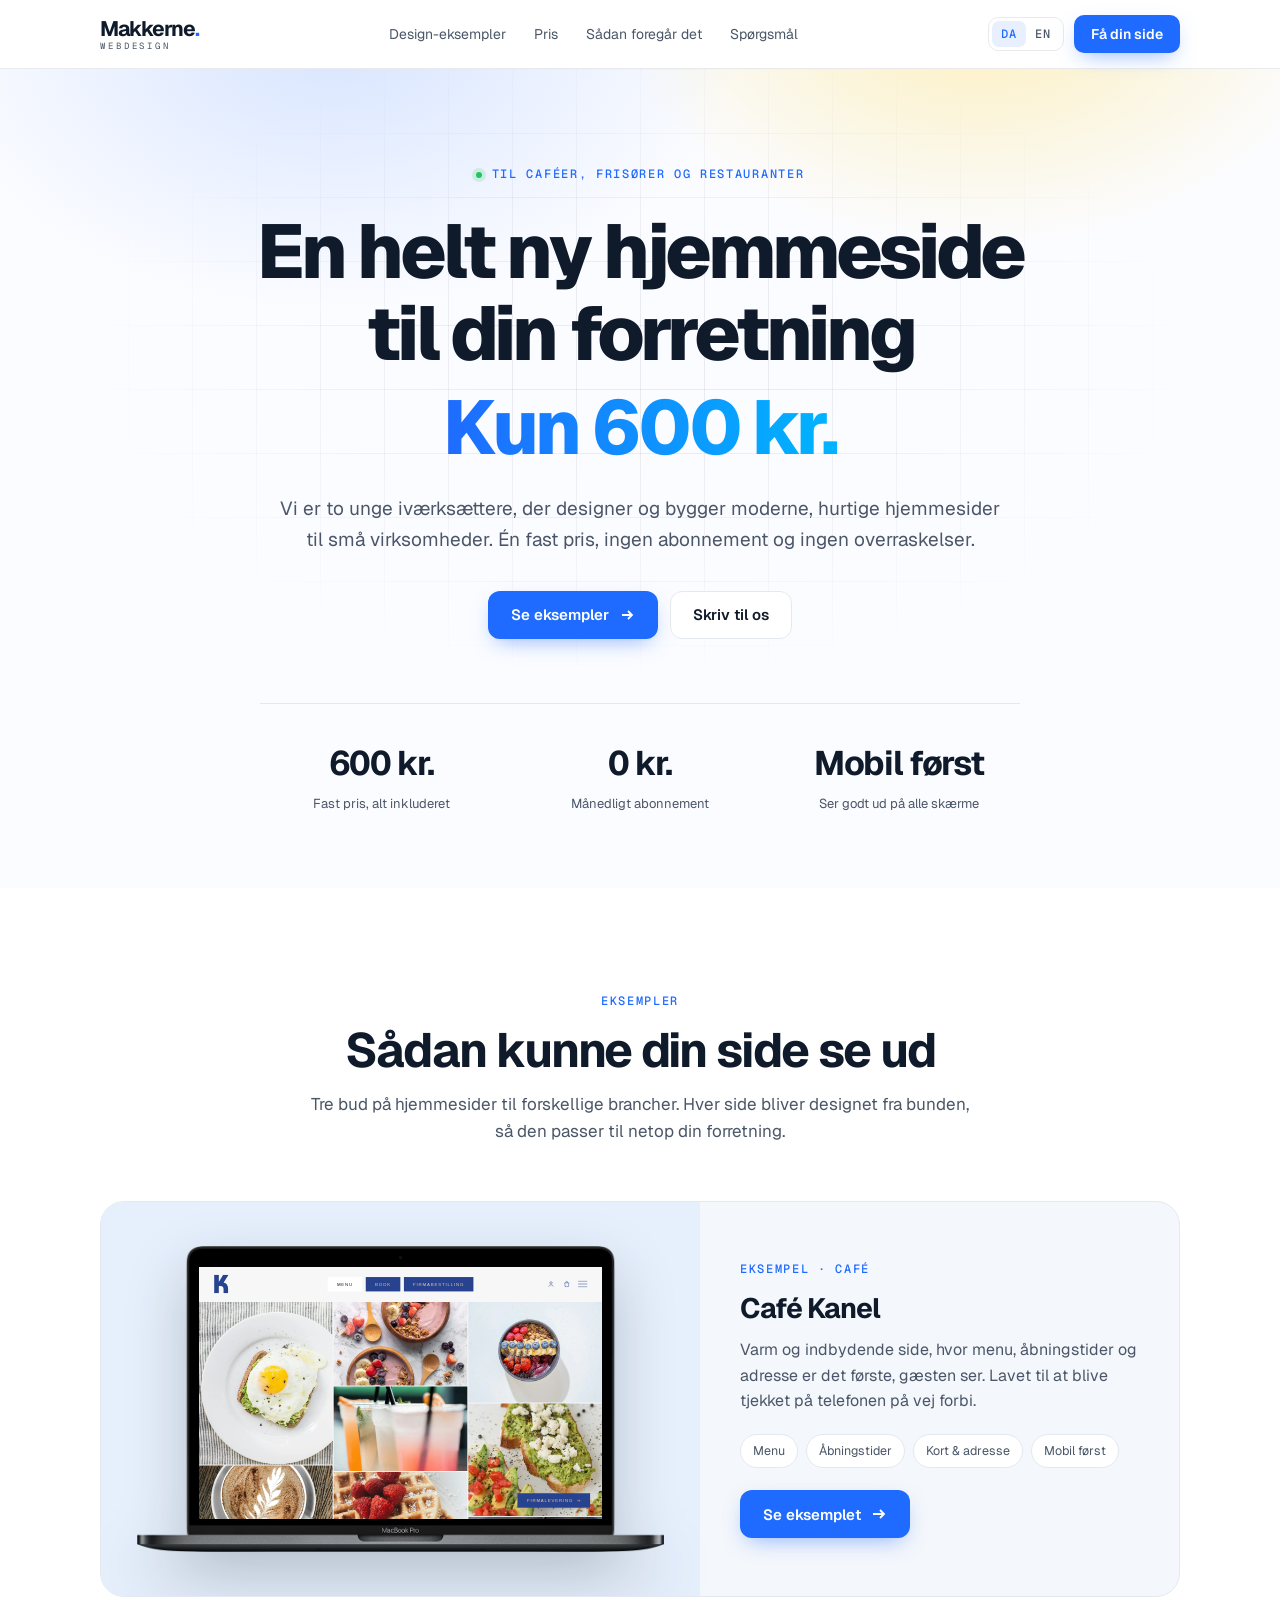
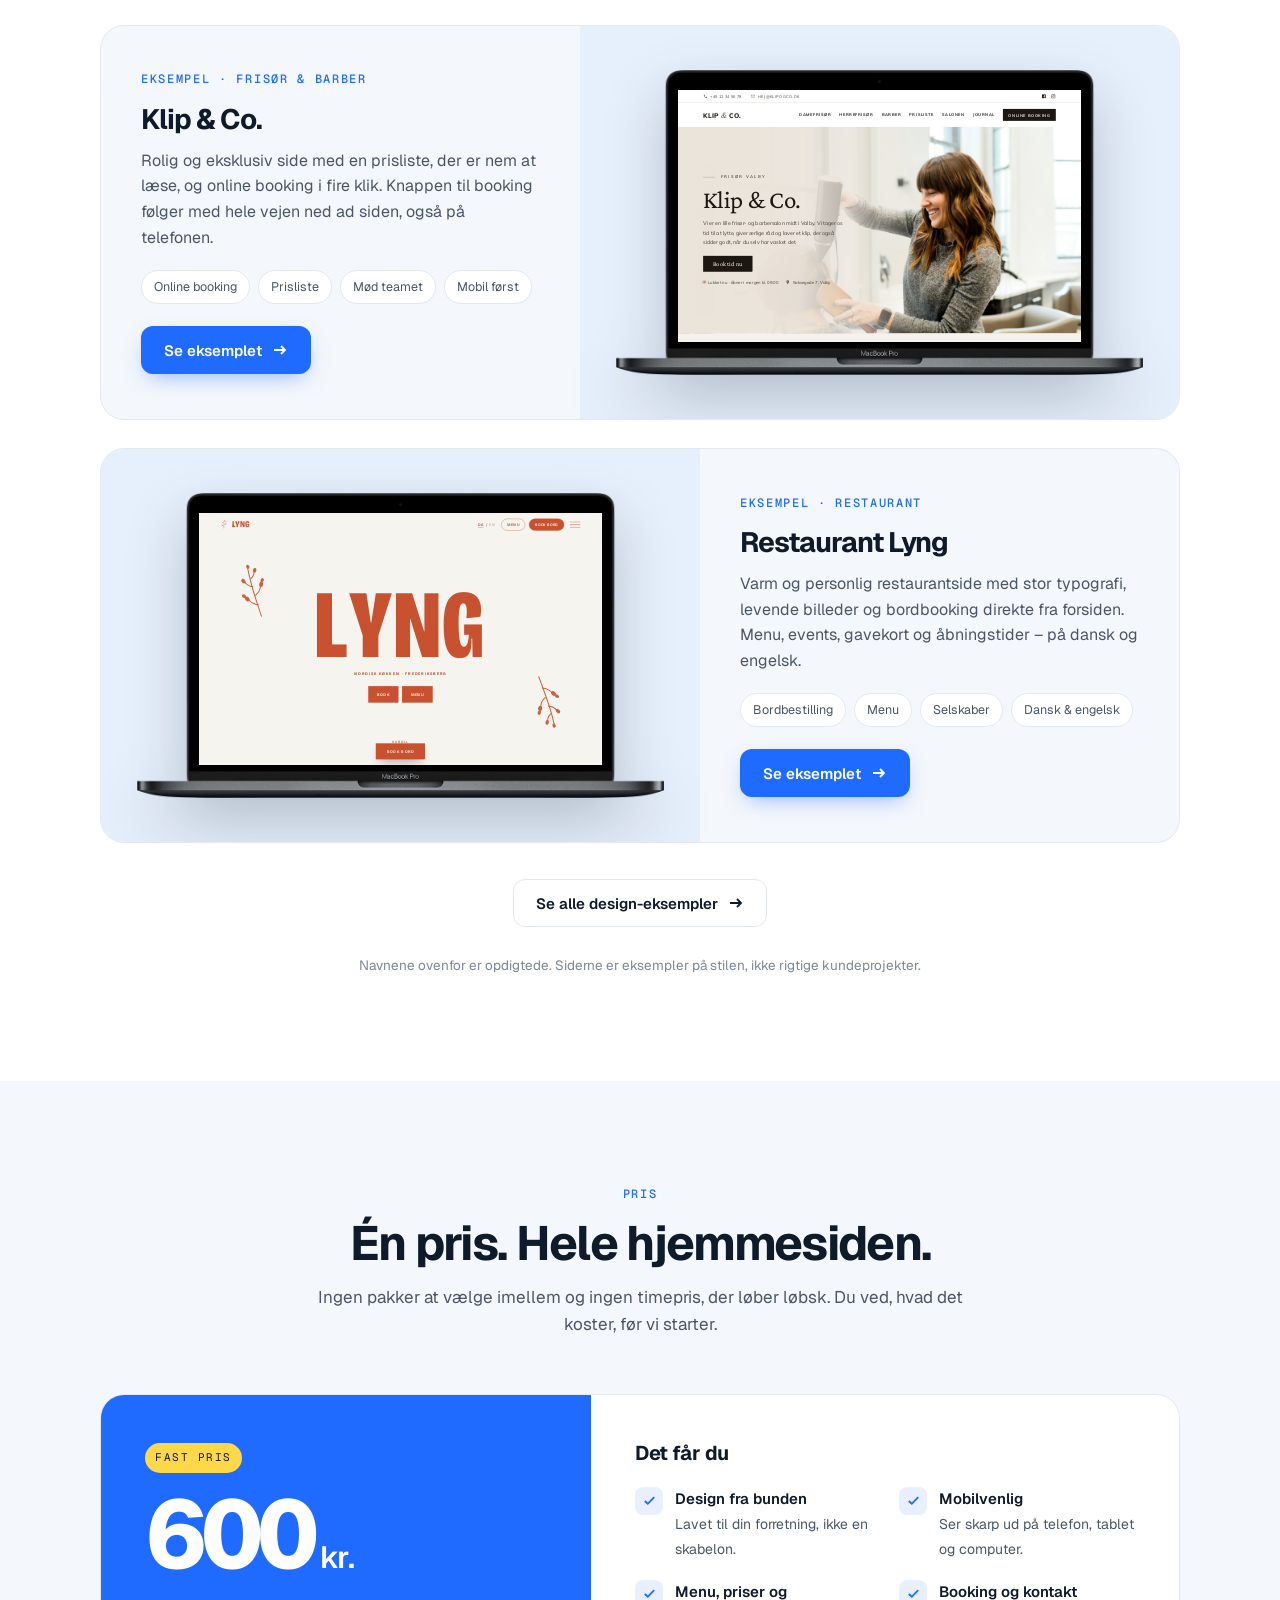
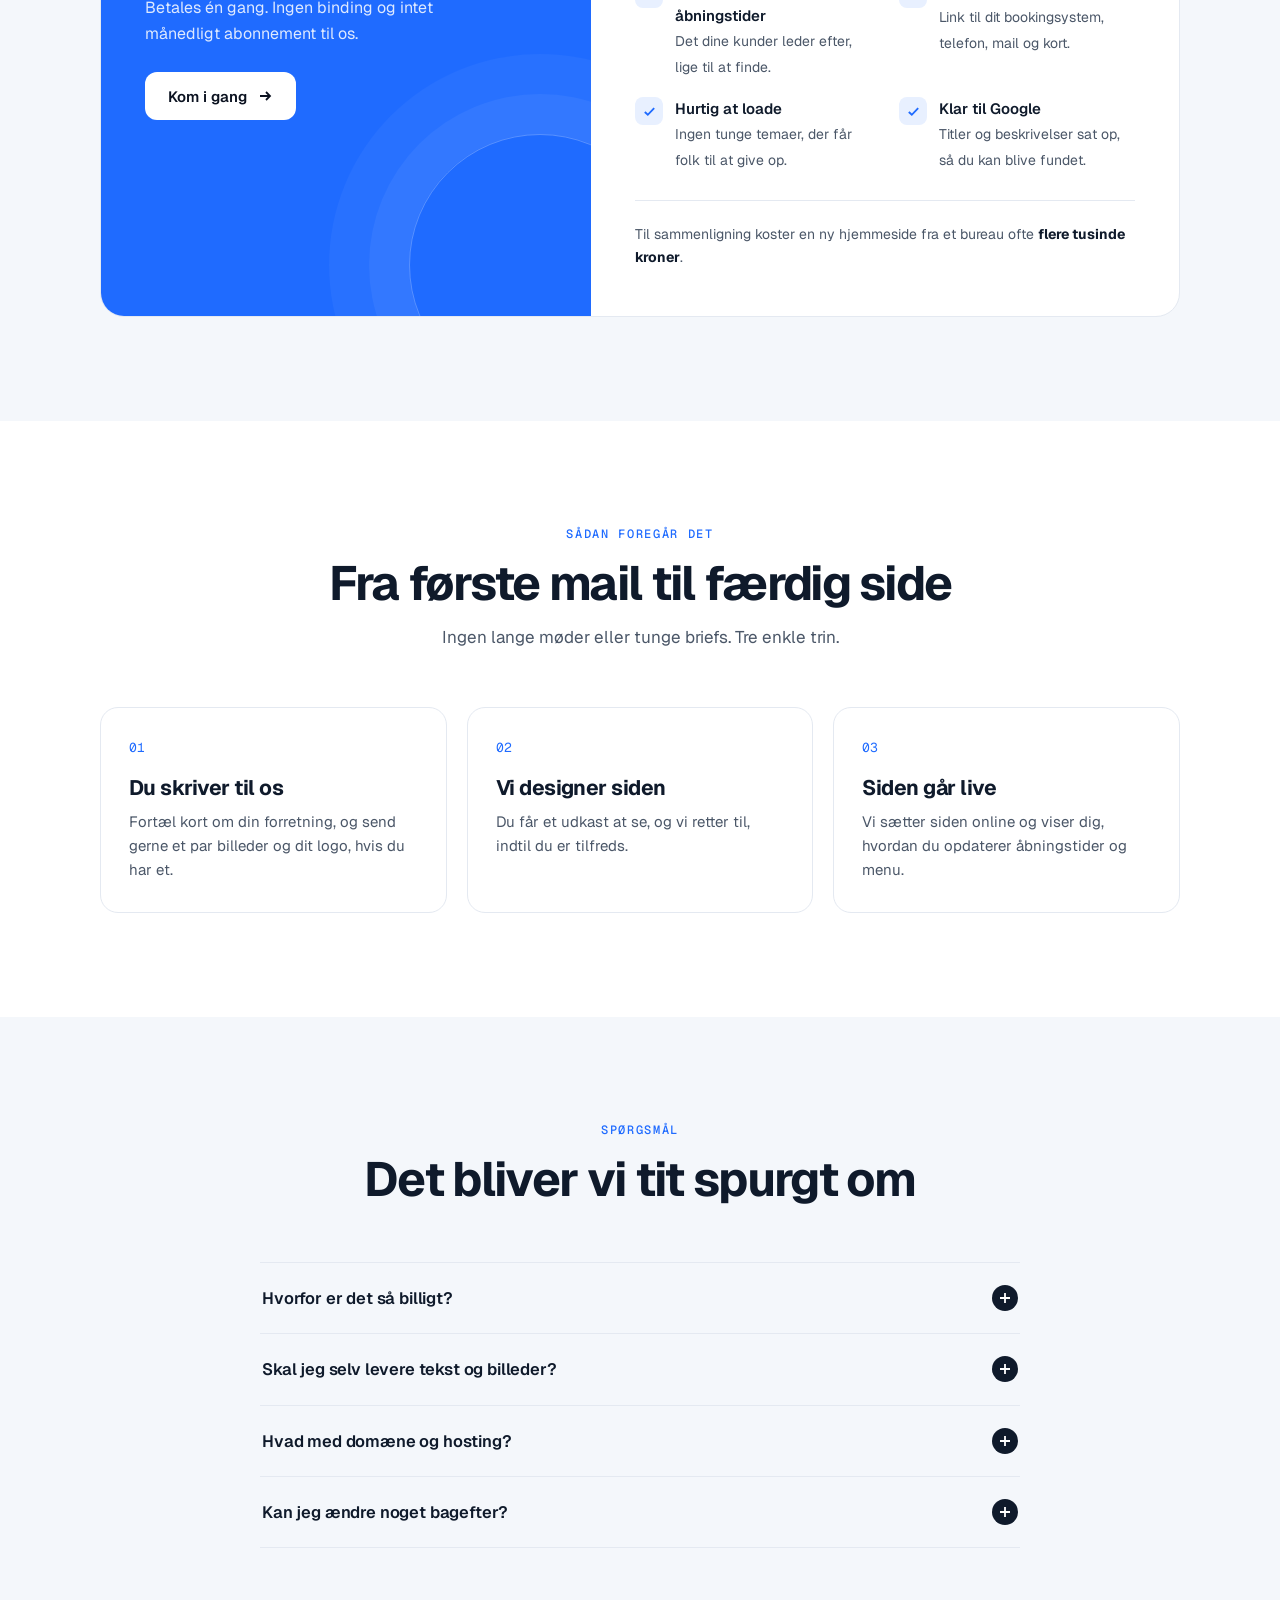
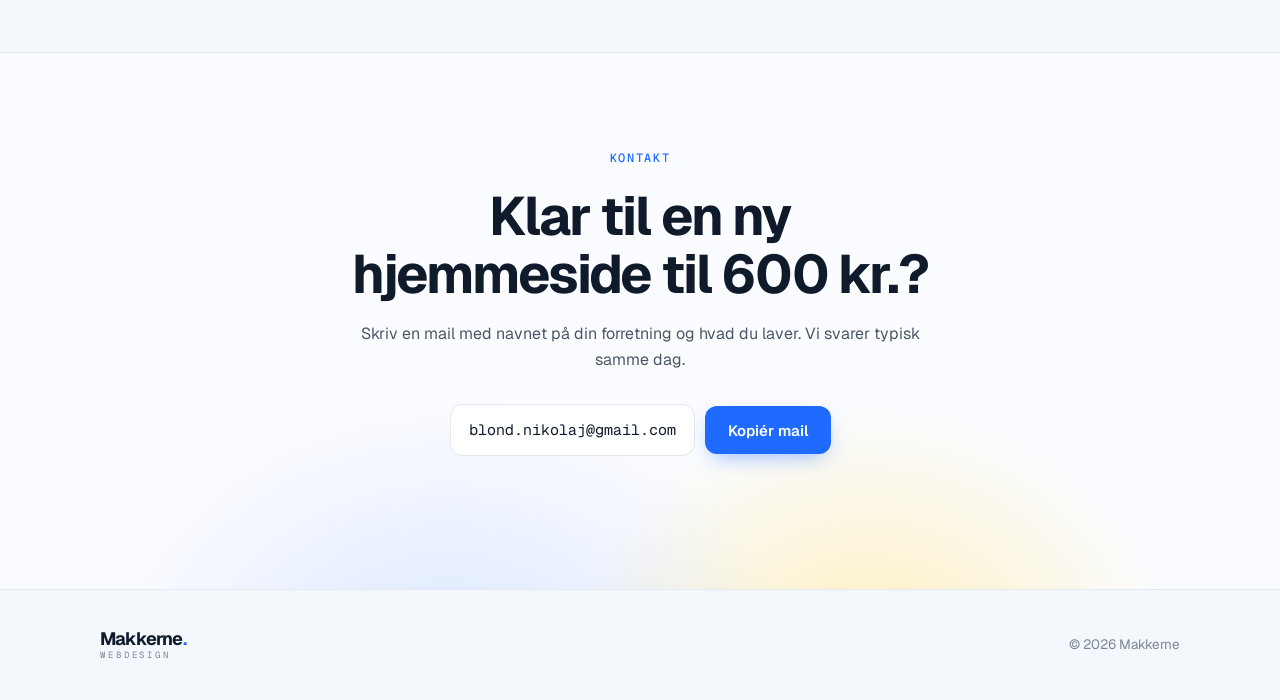
<file: index.html>
<!doctype html>
<html lang="da">
<head>
<meta charset="utf-8">
<meta name="viewport" content="width=device-width, initial-scale=1, viewport-fit=cover">
<link rel="icon" href="/favicon.ico" sizes="48x48">
<link rel="icon" href="/favicon.svg" type="image/svg+xml">
<link rel="apple-touch-icon" href="/apple-touch-icon.png">
<link rel="manifest" href="/site.webmanifest">
<meta name="theme-color" content="#1f6bff">
<title>Makkerne</title>
<meta name="description" content="Makkerne: en ny, moderne hjemmeside til din café, frisørsalon eller restaurant – til en fast pris på 600 kr.">
<link rel="preconnect" href="https://fonts.googleapis.com">
<link rel="preconnect" href="https://fonts.gstatic.com" crossorigin>
<link rel="stylesheet" href="https://fonts.googleapis.com/css2?family=Geist:wght@400;500;600;700;800&family=Geist+Mono:wght@500&family=Fraunces:ital,opsz,wght@1,9..144,500&family=Oswald:wght@500;600&display=swap">
<style>
/* Layout: bright full-bleed hero with price, then alternating white / soft sections in one 1120px column; portfolio as large case cards with a real MacBook and live previews. Light-only by design. */
:root {
  --bg: #ffffff;
  --bg-soft: #f4f7fb;
  --surface: #ffffff;
  --ink: #0f1a2b;
  --ink-2: #4b5768;
  --ink-3: #7c8798;
  --line: #e4e9f1;
  --accent: #1f6bff;
  --accent-hover: #155ae6;
  --accent-ink: #ffffff;
  --accent-soft: #e8f0ff;
  --card-top: #e6effc;
  --sun: #ffd84a;

  /* Hero and contact band */
  --hero-bg: #fbfcff;
  --hero-ink: #0f1a2b;
  --hero-ink-2: #4b5768;
  --hero-line: rgba(15,26,43,.09);
  --hero-glow: rgba(31,107,255,.16);
  --hero-sun: rgba(255,216,74,.38);
  --price-a: #1f6bff;
  --price-b: #00b4ff;

  --font: "Geist", ui-sans-serif, -apple-system, "Segoe UI", Helvetica, Arial, sans-serif;
  --mono: "Geist Mono", ui-monospace, "SF Mono", Menlo, monospace;
  --wrap: 1120px;
  --radius: 18px;
  color-scheme: light;
}

* { box-sizing: border-box; }
html { scroll-behavior: smooth; }
@media (prefers-reduced-motion: reduce) { html { scroll-behavior: auto; } *, *::before, *::after { animation: none !important; transition: none !important; } }
body { margin: 0; background: var(--bg); color: var(--ink); font-family: var(--font); font-size: 16px; line-height: 1.6; -webkit-font-smoothing: antialiased; }
a { color: inherit; }
h1, h2, h3 { margin: 0; letter-spacing: -0.035em; line-height: 1.08; text-wrap: balance; font-weight: 700; }
p { margin: 0; }
.wrap { max-width: var(--wrap); margin-inline: auto; padding-inline: 20px; }
:focus-visible { outline: 2px solid var(--price-a); outline-offset: 3px; border-radius: 8px; }

.eyebrow { font-family: var(--mono); font-size: 12px; font-weight: 500; letter-spacing: .14em; text-transform: uppercase; color: var(--accent); }
.btn { display: inline-flex; align-items: center; gap: 10px; height: 48px; padding-inline: 22px; border-radius: 12px; font: 600 15px/1 var(--font); text-decoration: none; border: 1px solid transparent; cursor: pointer; transition: transform .15s ease, background .15s ease, box-shadow .15s ease; }
.btn svg { width: 16px; height: 16px; transition: transform .15s ease; }
.btn:hover svg { transform: translateX(3px); }
.btn-primary { background: var(--accent); color: var(--accent-ink); box-shadow: 0 8px 22px -8px rgba(31,107,255,.55); }
.btn-primary:hover { background: var(--accent-hover); }
.btn-ghost { background: var(--surface); color: var(--hero-ink); border-color: var(--line); }
.btn-ghost:hover { border-color: var(--ink-3); }

/* Nav */
.nav { position: sticky; top: env(safe-area-inset-top, 0px); z-index: 20; background: rgba(255,255,255,.85); backdrop-filter: blur(14px); -webkit-backdrop-filter: blur(14px); border-bottom: 1px solid var(--hero-line); color: var(--hero-ink); }
.nav .wrap { display: flex; align-items: center; justify-content: space-between; height: 68px; gap: 16px; }
.logo { display: flex; flex-direction: column; text-decoration: none; line-height: 1; }
.logo b { font-size: 21px; font-weight: 700; letter-spacing: -.045em; }
.logo b::after { content: "."; color: var(--accent); }
.logo span { font-family: var(--mono); font-size: 9px; letter-spacing: .32em; color: var(--hero-ink-2); margin-top: 3px; }
.nav-links { display: flex; gap: 28px; font-size: 14px; color: var(--hero-ink-2); }
.nav-links a { text-decoration: none; transition: color .15s; }
.nav-links a:hover { color: var(--hero-ink); }
.nav-right { display: flex; align-items: center; gap: 10px; }
.lang { display: inline-flex; padding: 3px; border: 1px solid var(--hero-line); border-radius: 10px; }
.lang button { appearance: none; border: 0; background: transparent; color: var(--hero-ink-2); font: 500 12px/1 var(--mono); letter-spacing: .08em; padding: 7px 9px; border-radius: 7px; cursor: pointer; }
.lang button[aria-pressed="true"] { background: var(--accent-soft); color: var(--accent); }
.nav .btn { height: 38px; padding-inline: 16px; font-size: 14px; border-radius: 10px; }
@media (max-width: 860px) { .nav-links { display: none; } }
@media (max-width: 420px) { .nav .btn { display: none; } }

/* Hero */
.hero { position: relative; background: var(--hero-bg); color: var(--hero-ink); overflow: hidden; isolation: isolate; }
.hero::before { content: ""; position: absolute; inset: -40% -10% auto; height: 120%; background: radial-gradient(ellipse 38% 40% at 30% 30%, var(--hero-glow), transparent 70%), radial-gradient(ellipse 34% 36% at 72% 26%, var(--hero-sun), transparent 70%); z-index: -1; }
.hero::after { content: ""; position: absolute; inset: 0; background-image: linear-gradient(var(--hero-line) 1px, transparent 1px), linear-gradient(90deg, var(--hero-line) 1px, transparent 1px); background-size: 64px 64px; mask-image: radial-gradient(ellipse 60% 55% at 50% 35%, #000 20%, transparent 75%); -webkit-mask-image: radial-gradient(ellipse 60% 55% at 50% 35%, #000 20%, transparent 75%); opacity: .8; z-index: -1; }
.hero .wrap { padding-block: 96px 72px; display: flex; flex-direction: column; align-items: center; text-align: center; }
.hero .eyebrow { color: var(--accent); display: inline-flex; align-items: center; gap: 10px; }
.hero .eyebrow::before { content: ""; width: 6px; height: 6px; border-radius: 50%; background: #22c55e; box-shadow: 0 0 0 4px rgba(34,197,94,.16); }
.hero h1 { margin-top: 26px; font-size: clamp(40px, 6.4vw, 76px); font-weight: 800; letter-spacing: -.05em; max-width: 18ch; }
.price-line { margin-top: 14px; font-size: clamp(40px, 6.4vw, 76px); font-weight: 800; letter-spacing: -.05em; line-height: 1.05; background: linear-gradient(90deg, var(--price-a), var(--price-b)); -webkit-background-clip: text; background-clip: text; color: transparent; }
.hero .lead { margin-top: 26px; max-width: 56ch; font-size: clamp(17px, 1.6vw, 19px); color: var(--hero-ink-2); }
.hero .ctas { margin-top: 36px; display: flex; flex-wrap: wrap; gap: 12px; justify-content: center; }
.stats { margin-top: 64px; width: 100%; max-width: 760px; border-top: 1px solid var(--hero-line); padding-top: 32px; display: grid; grid-template-columns: repeat(3, 1fr); gap: 16px; }
.stats strong { display: block; font-size: clamp(26px, 3vw, 34px); font-weight: 700; letter-spacing: -.04em; font-variant-numeric: tabular-nums; }
.stats span { font-size: 13px; color: var(--hero-ink-2); }
@media (max-width: 520px) { .stats { grid-template-columns: 1fr; gap: 20px; } }

.rise { animation: rise .7s cubic-bezier(.2,.7,.2,1) both; }
.rise:nth-child(2) { animation-delay: .06s; } .rise:nth-child(3) { animation-delay: .12s; } .rise:nth-child(4) { animation-delay: .18s; } .rise:nth-child(5) { animation-delay: .24s; } .rise:nth-child(6) { animation-delay: .3s; }
@keyframes rise { from { transform: translateY(14px); opacity: .001; } to { transform: none; opacity: 1; } }

/* Sections */
section.block { padding-block: 104px; }
section.soft { background: var(--bg-soft); }
.head { text-align: center; display: flex; flex-direction: column; align-items: center; gap: 14px; margin-bottom: 56px; }
.head h2 { font-size: clamp(32px, 4.2vw, 48px); }
.head p { max-width: 60ch; color: var(--ink-2); font-size: 17px; }

/* Portfolio cases */
.cases { display: grid; gap: 28px; }
.case { display: grid; grid-template-columns: 1.25fr 1fr; background: var(--bg-soft); border: 1px solid var(--line); border-radius: 24px; overflow: hidden; }
.case:nth-child(even) { grid-template-columns: 1fr 1.25fr; }
.case:nth-child(even) .case-visual { order: 2; }
.case-visual { background: var(--card-top); padding: 44px 36px; display: grid; place-items: center; min-width: 0; }
.case-body { padding: 44px 40px; display: flex; flex-direction: column; justify-content: center; gap: 14px; min-width: 0; }
.case-body h3 { font-size: 28px; }
.case-body p { color: var(--ink-2); }
.tags { display: flex; flex-wrap: wrap; gap: 8px; margin-top: 6px; }
.tags span { font-size: 12.5px; padding: 6px 12px; border: 1px solid var(--line); border-radius: 999px; background: var(--surface); color: var(--ink-2); }
.all-examples { margin-top: 36px; display: flex; justify-content: center; }
.concept-note { margin-top: 28px; text-align: center; font-size: 13.5px; color: var(--ink-3); }
@media (max-width: 860px) {
  .case, .case:nth-child(even) { grid-template-columns: 1fr; }
  .case:nth-child(even) .case-visual { order: 0; }
  .case-visual { padding: 28px 18px; }
  .case-body { padding: 28px 24px 32px; }
}

/* Live case: real MacBook photo with a scaled live iframe in the screen.
   Screen rectangle measured in macbook-pro.png (1208×700): x 143–1065, y 47–623 → 923×577 px (16:10). */
.case-live { position: relative; transition: border-color .2s ease, box-shadow .2s ease; }
.case-live:hover { border-color: #c9d6ea; box-shadow: 0 24px 50px -30px rgba(15,26,43,.35); }
.case-cta { align-self: flex-start; margin-top: 8px; }
.case-cta::after { content: ""; position: absolute; inset: 0; z-index: 2; border-radius: 24px; }
.case-live:hover .case-cta svg { transform: translateX(3px); }
.device { position: relative; width: 100%; max-width: 600px; aspect-ratio: 1208 / 700; }
.device-shell { position: absolute; inset: 0; width: 100%; height: 100%; pointer-events: none; filter: drop-shadow(0 26px 30px rgba(15,26,43,.22)); }
.device-screen { position: absolute; z-index: 1; left: 11.8377%; top: 6.7143%; width: 76.4073%; height: 82.4286%; overflow: hidden; background: #f7f7f7; container-type: inline-size; }
.device-poster { position: absolute; inset: 0; width: 100%; height: 100%; object-fit: cover; }
.device-frame { position: absolute; top: 0; left: 0; width: 1280px; height: 800px; border: 0; transform-origin: 0 0; transform: scale(var(--s, .36)); pointer-events: none; opacity: 0; transition: opacity .4s ease; background: #f7f7f7; }
.device-frame.ready { opacity: 1; }

/* Price */
.price-card { display: grid; grid-template-columns: 1fr 1.2fr; background: var(--surface); border: 1px solid var(--line); border-radius: 24px; overflow: hidden; }
.price-left { padding: 48px 44px; background: var(--accent); color: #fff; display: flex; flex-direction: column; gap: 18px; position: relative; overflow: hidden; }
.price-left::after { content: ""; position: absolute; right: -80px; bottom: -80px; width: 260px; height: 260px; border-radius: 50%; border: 1px solid rgba(255,255,255,.25); box-shadow: 0 0 0 40px rgba(255,255,255,.05), 0 0 0 80px rgba(255,255,255,.04); }
.price-left .tag { align-self: flex-start; color: var(--ink); background: var(--sun) !important; font-family: var(--mono); font-size: 11px; letter-spacing: .14em; text-transform: uppercase; background: rgba(255,255,255,.16); padding: 6px 10px; border-radius: 999px; }
.price-big { font-size: clamp(64px, 8vw, 96px); font-weight: 800; letter-spacing: -.06em; line-height: .9; font-variant-numeric: tabular-nums; }
.price-big small { font-size: .32em; letter-spacing: -.02em; font-weight: 600; margin-left: 6px; }
.price-left p { color: rgba(255,255,255,.85); max-width: 32ch; }
.price-left .btn { align-self: flex-start; background: #fff; color: #0b1220; margin-top: 8px; position: relative; z-index: 1; }
.price-left .btn:hover { background: var(--accent-soft); }
.price-right { padding: 48px 44px; }
.price-right h3 { font-size: 20px; letter-spacing: -.02em; margin-bottom: 22px; }
.incl { list-style: none; margin: 0; padding: 0; display: grid; grid-template-columns: 1fr 1fr; gap: 18px 28px; }
.incl li { display: grid; grid-template-columns: 28px 1fr; gap: 12px; align-items: start; }
.incl i { width: 28px; height: 28px; border-radius: 8px; background: var(--accent-soft); color: var(--accent); display: grid; place-items: center; }
.incl i svg { width: 15px; height: 15px; }
.incl b { display: block; font-weight: 600; font-size: 15px; }
.incl span { font-size: 14px; color: var(--ink-2); }
.compare { margin-top: 28px; padding-top: 22px; border-top: 1px solid var(--line); font-size: 14px; color: var(--ink-2); }
.compare b { color: var(--ink); }
@media (max-width: 860px) { .price-card { grid-template-columns: 1fr; } .price-left, .price-right { padding: 36px 26px; } }
@media (max-width: 520px) { .incl { grid-template-columns: 1fr; } }

/* Steps */
.steps { display: grid; grid-template-columns: repeat(3, 1fr); gap: 20px; counter-reset: s; }
.step { background: var(--surface); border: 1px solid var(--line); border-radius: var(--radius); padding: 30px 28px; }
.step .n { font-family: var(--mono); font-size: 13px; color: var(--accent); }
.step h3 { margin-top: 18px; font-size: 21px; letter-spacing: -.025em; }
.step p { margin-top: 10px; color: var(--ink-2); font-size: 15px; }
@media (max-width: 860px) { .steps { grid-template-columns: 1fr; } }

/* FAQ */
.faq { max-width: 760px; margin-inline: auto; border-top: 1px solid var(--line); }
.faq details { border-bottom: 1px solid var(--line); }
.faq summary { list-style: none; cursor: pointer; display: flex; justify-content: space-between; align-items: center; gap: 20px; padding: 22px 2px; font-weight: 600; font-size: 16.5px; letter-spacing: -.01em; }
.faq summary::-webkit-details-marker { display: none; }
.faq summary .pm { flex: none; width: 26px; height: 26px; border-radius: 50%; background: var(--ink); color: var(--bg); display: grid; place-items: center; transition: transform .2s ease; }
.faq summary .pm svg { width: 12px; height: 12px; }
.faq details[open] .pm { transform: rotate(45deg); }
.faq details p { padding: 0 2px 24px; color: var(--ink-2); max-width: 64ch; }

/* CTA */
.cta { background: var(--hero-bg); border-top: 1px solid var(--line); color: var(--hero-ink); position: relative; overflow: hidden; isolation: isolate; }
.cta::before { content: ""; position: absolute; inset: 0; background: radial-gradient(ellipse 40% 80% at 35% 120%, var(--hero-glow), transparent 70%), radial-gradient(ellipse 34% 70% at 68% 115%, var(--hero-sun), transparent 70%); z-index: -1; }
.cta .wrap { padding-block: 96px; text-align: center; display: flex; flex-direction: column; align-items: center; gap: 18px; }
.cta h2 { font-size: clamp(32px, 4.6vw, 54px); max-width: 22ch; }
.cta p { color: var(--hero-ink-2); max-width: 52ch; }
.mail { margin-top: 14px; display: flex; flex-wrap: wrap; align-items: center; justify-content: center; gap: 10px; }
.mail code { font-family: var(--mono); font-size: 15px; padding: 13px 18px; border: 1px solid var(--line); border-radius: 12px; background: var(--surface); user-select: all; word-break: break-all; }
.copy { height: 48px; }
.copy-status { min-height: 1.4em; font-size: 13px; color: var(--accent); }

/* Footer */
footer { background: var(--bg-soft); border-top: 1px solid var(--line); }
footer .wrap { padding-block: 40px; display: flex; flex-wrap: wrap; gap: 16px; justify-content: space-between; align-items: center; font-size: 13.5px; color: var(--ink-3); }
footer .logo b { color: var(--ink); font-size: 18px; }
footer .logo span { color: var(--ink-3); }
</style>
</head>
<body>

<header class="nav">
  <div class="wrap">
    <a class="logo" href="#top" aria-label="Makkerne">
      <b>Makkerne</b><span>WEBDESIGN</span>
    </a>
    <nav class="nav-links" aria-label="Hovedmenu">
      <a href="eksempler/" data-i18n="nav.work">Design-eksempler</a>
      <a href="#pris" data-i18n="nav.price">Pris</a>
      <a href="#proces" data-i18n="nav.process">Sådan foregår det</a>
      <a href="#faq" data-i18n="nav.faq">Spørgsmål</a>
    </nav>
    <div class="nav-right">
      <div class="lang" role="group" aria-label="Sprog / Language">
        <button type="button" id="lang-da" data-lang="da" aria-pressed="true">DA</button>
        <button type="button" id="lang-en" data-lang="en" aria-pressed="false">EN</button>
      </div>
      <a class="btn btn-primary" href="#kontakt" data-i18n="nav.cta">Få din side</a>
    </div>
  </div>
</header>

<main id="top">
  <section class="hero">
    <div class="wrap">
      <div class="eyebrow rise" data-i18n="hero.eyebrow">Til caféer, frisører og restauranter</div>
      <h1 class="rise" data-i18n="hero.title">En helt ny hjemmeside til din forretning</h1>
      <div class="price-line rise" data-i18n="hero.price">Kun 600 kr.</div>
      <p class="lead rise" data-i18n="hero.lead">Vi er to unge iværksættere, der designer og bygger moderne, hurtige hjemmesider til små virksomheder. Én fast pris, ingen abonnement og ingen overraskelser.</p>
      <div class="ctas rise">
        <a class="btn btn-primary" href="#eksempler"><span data-i18n="hero.cta1">Se eksempler</span>
          <svg viewBox="0 0 16 16" fill="none" stroke="currentColor" stroke-width="1.8" aria-hidden="true"><path d="M3 8h10M9 4l4 4-4 4"/></svg></a>
        <a class="btn btn-ghost" href="#kontakt" data-i18n="hero.cta2">Skriv til os</a>
      </div>
      <div class="stats rise">
        <div><strong>600 kr.</strong><span data-i18n="stat.1">Fast pris, alt inkluderet</span></div>
        <div><strong>0 kr.</strong><span data-i18n="stat.2">Månedligt abonnement</span></div>
        <div><strong data-i18n="stat.3v">Mobil først</strong><span data-i18n="stat.3">Ser godt ud på alle skærme</span></div>
      </div>
    </div>
  </section>

  <section class="block" id="eksempler">
    <div class="wrap">
      <div class="head">
        <div class="eyebrow" data-i18n="work.eyebrow">Eksempler</div>
        <h2 data-i18n="work.title">Sådan kunne din side se ud</h2>
        <p data-i18n="work.lead">Tre bud på hjemmesider til forskellige brancher. Hver side bliver designet fra bunden, så den passer til netop din forretning.</p>
      </div>

      <div class="cases">
        <!-- Café -->
        <article class="case case-live">
          <div class="case-visual">
            <div class="device" aria-hidden="true">
              <div class="device-screen">
                <img class="device-poster" src="assets/cafe-hero.webp" alt="" width="1280" height="800" loading="lazy">
                <iframe class="device-frame" src="examples/cafe/" title="Café Kanel, eksempel" tabindex="-1" loading="lazy" scrolling="no"></iframe>
              </div>
              <img class="device-shell" src="assets/macbook-pro.png" alt="" width="1208" height="700" decoding="async">
            </div>
          </div>
          <div class="case-body">
            <div class="eyebrow" data-i18n="c1.eyebrow">Eksempel · Café</div>
            <h3>Café Kanel</h3>
            <p data-i18n="c1.text">Varm og indbydende side, hvor menu, åbningstider og adresse er det første, gæsten ser. Lavet til at blive tjekket på telefonen på vej forbi.</p>
            <div class="tags"><span data-i18n="tag.menu">Menu</span><span data-i18n="tag.hours">Åbningstider</span><span data-i18n="tag.map">Kort &amp; adresse</span><span data-i18n="tag.mobile">Mobil først</span></div>
            <a class="btn btn-primary case-cta" href="examples/cafe/"><span data-i18n="c1.cta">Se eksemplet</span> <svg viewBox="0 0 16 16" fill="none" stroke="currentColor" stroke-width="1.8" aria-hidden="true"><path d="M2 8h11M9 4l4 4-4 4"/></svg></a>
          </div>
        </article>

        <!-- Barber -->
        <article class="case case-live">
          <div class="case-visual">
            <div class="device" aria-hidden="true">
              <div class="device-screen">
                <img class="device-poster" src="assets/frisor-hero.webp" alt="" width="1280" height="800" loading="lazy">
                <iframe class="device-frame" src="examples/frisor/" title="Klip &amp; Co., eksempel" tabindex="-1" loading="lazy" scrolling="no"></iframe>
              </div>
              <img class="device-shell" src="assets/macbook-pro.png" alt="" width="1208" height="700" decoding="async">
            </div>
          </div>
          <div class="case-body">
            <div class="eyebrow" data-i18n="c2.eyebrow">Eksempel · Frisør &amp; barber</div>
            <h3>Klip &amp; Co.</h3>
            <p data-i18n="c2.text">Rolig og eksklusiv side med en prisliste, der er nem at læse, og online booking i fire klik. Knappen til booking følger med hele vejen ned ad siden, også på telefonen.</p>
            <div class="tags"><span data-i18n="tag.booking">Online booking</span><span data-i18n="tag.prices">Prisliste</span><span data-i18n="tag.team">Mød teamet</span><span data-i18n="tag.mobile">Mobil først</span></div>
            <a class="btn btn-primary case-cta" href="examples/frisor/"><span data-i18n="c2.cta">Se eksemplet</span> <svg viewBox="0 0 16 16" fill="none" stroke="currentColor" stroke-width="1.8" aria-hidden="true"><path d="M2 8h11M9 4l4 4-4 4"/></svg></a>
          </div>
        </article>

        <!-- Restaurant -->
        <article class="case case-live">
          <div class="case-visual">
            <div class="device" aria-hidden="true">
              <div class="device-screen">
                <img class="device-poster" src="assets/restaurant-hero.webp" alt="" width="1280" height="800" loading="lazy">
                <iframe class="device-frame" src="examples/restaurant/" title="Restaurant Lyng, eksempel" tabindex="-1" loading="lazy" scrolling="no"></iframe>
              </div>
              <img class="device-shell" src="assets/macbook-pro.png" alt="" width="1208" height="700" decoding="async">
            </div>
          </div>
          <div class="case-body">
            <div class="eyebrow" data-i18n="c3.eyebrow">Eksempel · Restaurant</div>
            <h3>Restaurant Lyng</h3>
            <p data-i18n="c3.text">Varm og personlig restaurantside med stor typografi, levende billeder og bordbooking direkte fra forsiden. Menu, events, gavekort og åbningstider – på dansk og engelsk.</p>
            <div class="tags"><span data-i18n="tag.table">Bordbestilling</span><span data-i18n="tag.menu">Menu</span><span data-i18n="tag.events">Selskaber</span><span data-i18n="tag.bilingual">Dansk &amp; engelsk</span></div>
            <a class="btn btn-primary case-cta" href="examples/restaurant/"><span data-i18n="c3.cta">Se eksemplet</span> <svg viewBox="0 0 16 16" fill="none" stroke="currentColor" stroke-width="1.8" aria-hidden="true"><path d="M2 8h11M9 4l4 4-4 4"/></svg></a>
          </div>
        </article>
      </div>
      <p class="all-examples"><a class="btn btn-ghost" href="eksempler/"><span data-i18n="work.all">Se alle design-eksempler</span> <svg viewBox="0 0 16 16" fill="none" stroke="currentColor" stroke-width="1.8" aria-hidden="true"><path d="M2 8h11M9 4l4 4-4 4"/></svg></a></p>
      <p class="concept-note" data-i18n="work.note">Navnene ovenfor er opdigtede. Siderne er eksempler på stilen, ikke rigtige kundeprojekter.</p>
    </div>
  </section>

  <section class="block soft" id="pris">
    <div class="wrap">
      <div class="head">
        <div class="eyebrow" data-i18n="price.eyebrow">Pris</div>
        <h2 data-i18n="price.title">Én pris. Hele hjemmesiden.</h2>
        <p data-i18n="price.lead">Ingen pakker at vælge imellem og ingen timepris, der løber løbsk. Du ved, hvad det koster, før vi starter.</p>
      </div>
      <div class="price-card">
        <div class="price-left">
          <span class="tag" data-i18n="price.tag">Fast pris</span>
          <div class="price-big">600<small>kr.</small></div>
          <p data-i18n="price.sub">Betales én gang. Ingen binding og intet månedligt abonnement til os.</p>
          <a class="btn" href="#kontakt"><span data-i18n="price.cta">Kom i gang</span>
            <svg viewBox="0 0 16 16" fill="none" stroke="currentColor" stroke-width="1.8" aria-hidden="true"><path d="M3 8h10M9 4l4 4-4 4"/></svg></a>
        </div>
        <div class="price-right">
          <h3 data-i18n="price.incl">Det får du</h3>
          <ul class="incl">
            <li><i><svg viewBox="0 0 16 16" fill="none" stroke="currentColor" stroke-width="2" aria-hidden="true"><path d="M3 8.5l3.2 3L13 4.5"/></svg></i><div><b data-i18n="i1.t">Design fra bunden</b><span data-i18n="i1.d">Lavet til din forretning, ikke en skabelon.</span></div></li>
            <li><i><svg viewBox="0 0 16 16" fill="none" stroke="currentColor" stroke-width="2" aria-hidden="true"><path d="M3 8.5l3.2 3L13 4.5"/></svg></i><div><b data-i18n="i2.t">Mobilvenlig</b><span data-i18n="i2.d">Ser skarp ud på telefon, tablet og computer.</span></div></li>
            <li><i><svg viewBox="0 0 16 16" fill="none" stroke="currentColor" stroke-width="2" aria-hidden="true"><path d="M3 8.5l3.2 3L13 4.5"/></svg></i><div><b data-i18n="i3.t">Menu, priser og åbningstider</b><span data-i18n="i3.d">Det dine kunder leder efter, lige til at finde.</span></div></li>
            <li><i><svg viewBox="0 0 16 16" fill="none" stroke="currentColor" stroke-width="2" aria-hidden="true"><path d="M3 8.5l3.2 3L13 4.5"/></svg></i><div><b data-i18n="i4.t">Booking og kontakt</b><span data-i18n="i4.d">Link til dit bookingsystem, telefon, mail og kort.</span></div></li>
            <li><i><svg viewBox="0 0 16 16" fill="none" stroke="currentColor" stroke-width="2" aria-hidden="true"><path d="M3 8.5l3.2 3L13 4.5"/></svg></i><div><b data-i18n="i5.t">Hurtig at loade</b><span data-i18n="i5.d">Ingen tunge temaer, der får folk til at give op.</span></div></li>
            <li><i><svg viewBox="0 0 16 16" fill="none" stroke="currentColor" stroke-width="2" aria-hidden="true"><path d="M3 8.5l3.2 3L13 4.5"/></svg></i><div><b data-i18n="i6.t">Klar til Google</b><span data-i18n="i6.d">Titler og beskrivelser sat op, så du kan blive fundet.</span></div></li>
          </ul>
          <p class="compare" data-i18n-html="price.compare">Til sammenligning koster en ny hjemmeside fra et bureau ofte <b>flere tusinde kroner</b>.</p>
        </div>
      </div>
    </div>
  </section>

  <section class="block" id="proces">
    <div class="wrap">
      <div class="head">
        <div class="eyebrow" data-i18n="proc.eyebrow">Sådan foregår det</div>
        <h2 data-i18n="proc.title">Fra første mail til færdig side</h2>
        <p data-i18n="proc.lead">Ingen lange møder eller tunge briefs. Tre enkle trin.</p>
      </div>
      <div class="steps">
        <div class="step"><div class="n">01</div><h3 data-i18n="s1.t">Du skriver til os</h3><p data-i18n="s1.d">Fortæl kort om din forretning, og send gerne et par billeder og dit logo, hvis du har et.</p></div>
        <div class="step"><div class="n">02</div><h3 data-i18n="s2.t">Vi designer siden</h3><p data-i18n="s2.d">Du får et udkast at se, og vi retter til, indtil du er tilfreds.</p></div>
        <div class="step"><div class="n">03</div><h3 data-i18n="s3.t">Siden går live</h3><p data-i18n="s3.d">Vi sætter siden online og viser dig, hvordan du opdaterer åbningstider og menu.</p></div>
      </div>
    </div>
  </section>

  <section class="block soft" id="faq">
    <div class="wrap">
      <div class="head">
        <div class="eyebrow" data-i18n="faq.eyebrow">Spørgsmål</div>
        <h2 data-i18n="faq.title">Det bliver vi tit spurgt om</h2>
      </div>
      <div class="faq">
        <details><summary><span data-i18n="q1">Hvorfor er det så billigt?</span><span class="pm"><svg viewBox="0 0 12 12" fill="none" stroke="currentColor" stroke-width="1.8"><path d="M6 1v10M1 6h10"/></svg></span></summary><p data-i18n="a1">Vi er to mand uden kontor, sælgere eller mellemled. Siderne er enkle og fokuserede, så vi kan lave dem hurtigt og holde prisen nede.</p></details>
        <details><summary><span data-i18n="q2">Skal jeg selv levere tekst og billeder?</span><span class="pm"><svg viewBox="0 0 12 12" fill="none" stroke="currentColor" stroke-width="1.8"><path d="M6 1v10M1 6h10"/></svg></span></summary><p data-i18n="a2">Det er en god hjælp, hvis du sender billeder og din menu eller prisliste. Teksterne kan vi skrive for dig ud fra det, du fortæller.</p></details>
        <details><summary><span data-i18n="q3">Hvad med domæne og hosting?</span><span class="pm"><svg viewBox="0 0 12 12" fill="none" stroke="currentColor" stroke-width="1.8"><path d="M6 1v10M1 6h10"/></svg></span></summary><p data-i18n="a3">Har du allerede et domæne, bruger vi det. Har du ikke, hjælper vi dig med at finde den billigste løsning, så du selv ejer det hele.</p></details>
        <details><summary><span data-i18n="q4">Kan jeg ændre noget bagefter?</span><span class="pm"><svg viewBox="0 0 12 12" fill="none" stroke="currentColor" stroke-width="1.8"><path d="M6 1v10M1 6h10"/></svg></span></summary><p data-i18n="a4">Ja. Vi retter til undervejs, og når siden er live, kan du altid skrive til os, hvis noget skal opdateres.</p></details>
      </div>
    </div>
  </section>

  <section class="cta" id="kontakt">
    <div class="wrap">
      <div class="eyebrow" data-i18n="cta.eyebrow">Kontakt</div>
      <h2 data-i18n="cta.title">Klar til en ny hjemmeside til 600 kr.?</h2>
      <p data-i18n="cta.lead">Skriv en mail med navnet på din forretning og hvad du laver. Vi svarer typisk samme dag.</p>
      <div class="mail">
        <code id="mail-address">blond.nikolaj@gmail.com</code>
        <button type="button" class="btn btn-primary copy" id="copy-mail" data-i18n="cta.copy">Kopiér mail</button>
      </div>
      <div class="copy-status" id="copy-status" aria-live="polite"></div>
    </div>
  </section>
</main>

<footer>
  <div class="wrap">
    <a class="logo" href="#top" aria-label="Makkerne"><b>Makkerne</b><span>WEBDESIGN</span></a>
    <span>© 2026 Makkerne</span>
  </div>
</footer>

<script>
(function () {
  var en = {
    "nav.work": "Design examples", "work.all": "See all design examples", "nav.price": "Price", "nav.process": "How it works", "nav.faq": "Questions", "nav.cta": "Get your site",
    "hero.eyebrow": "For cafés, hair salons and restaurants",
    "hero.title": "A brand-new website for your business",
    "hero.price": "Only 600 DKK",
    "hero.lead": "We are two young entrepreneurs who design and build modern, fast websites for small businesses. One fixed price, no subscription and no surprises.",
    "hero.cta1": "See examples", "hero.cta2": "Email us",
    "stat.1": "Fixed price, everything included", "stat.2": "Monthly subscription", "stat.3v": "Mobile first", "stat.3": "Looks great on every screen",
    "work.eyebrow": "Examples", "work.title": "What your site could look like",
    "work.lead": "Three takes on websites for different industries. Every site is designed from scratch to fit your business.",
    "work.note": "The names above are made up. These are examples of the style, not real client projects.",
    "c1.eyebrow": "Example · Café", "c1.cta": "See the example", "c1.text": "A warm, inviting site where the menu, opening hours and address are the first thing guests see. Built to be checked on a phone while walking by.",
    "c2.eyebrow": "Example · Hair & barber", "c2.cta": "See the example", "c2.text": "A calm, upscale site with an easy-to-read price list and online booking in four clicks. The booking button follows you all the way down the page, on phones too.",
    "c3.eyebrow": "Example · Restaurant", "c3.cta": "See the example", "c3.text": "A warm, personal restaurant site with big typography, rich photos and table booking straight from the front page. Menu, events, gift cards and opening hours – in Danish and English.",
    "tag.menu": "Menu", "tag.hours": "Opening hours", "tag.map": "Map & address", "tag.mobile": "Mobile first", "tag.booking": "Online booking", "tag.prices": "Price list", "tag.gallery": "Gallery", "tag.team": "Meet the team", "tag.bilingual": "Danish & English", "tag.table": "Table booking", "tag.events": "Private events",
    "price.eyebrow": "Price", "price.title": "One price. The whole website.",
    "price.lead": "No packages to choose between and no hourly rate that runs away. You know what it costs before we start.",
    "price.tag": "Fixed price", "price.sub": "Paid once. No lock-in and no monthly fee to us.", "price.cta": "Get started", "price.incl": "What you get",
    "i1.t": "Designed from scratch", "i1.d": "Made for your business, not a template.",
    "i2.t": "Mobile friendly", "i2.d": "Looks sharp on phone, tablet and desktop.",
    "i3.t": "Menu, prices and hours", "i3.d": "What your customers look for, easy to find.",
    "i4.t": "Booking and contact", "i4.d": "Link to your booking system, phone, email and map.",
    "i5.t": "Fast to load", "i5.d": "No heavy themes that make people give up.",
    "i6.t": "Ready for Google", "i6.d": "Titles and descriptions set up so you can be found.",
    "price.compare": "For comparison, a new website from an agency often costs <b>several thousand kroner</b>.",
    "proc.eyebrow": "How it works", "proc.title": "From first email to finished site", "proc.lead": "No long meetings or heavy briefs. Three simple steps.",
    "s1.t": "You email us", "s1.d": "Tell us briefly about your business, and send a few photos and your logo if you have one.",
    "s2.t": "We design the site", "s2.d": "You get a draft to look at, and we adjust it until you're happy.",
    "s3.t": "The site goes live", "s3.d": "We put the site online and show you how to update your opening hours and menu.",
    "faq.eyebrow": "Questions", "faq.title": "What people often ask us",
    "q1": "Why is it so cheap?", "a1": "We're a two-person team with no office, salespeople or middlemen. The sites are simple and focused, so we can build them quickly and keep the price low.",
    "q2": "Do I need to provide text and photos?", "a2": "It helps if you send photos and your menu or price list. We can write the text for you based on what you tell us.",
    "q3": "What about domain and hosting?", "a3": "If you already have a domain, we use it. If not, we'll help you find the cheapest option so you own everything yourself.",
    "q4": "Can I change things afterwards?", "a4": "Yes. We adjust along the way, and once the site is live you can always email us if something needs updating.",
    "cta.eyebrow": "Contact", "cta.title": "Ready for a new website for 600 DKK?",
    "cta.lead": "Send an email with the name of your business and what you do. We usually reply the same day.",
    "cta.copy": "Copy email", "copied": "Copied to clipboard", "copyfail": "Select the address above and copy it"
  };
  // Live example in the MacBook: scale the 1280px-wide iframe to the measured screen.
  document.querySelectorAll(".device-screen").forEach(function (screen) {
    var frame = screen.querySelector(".device-frame");
    function fit() { frame.style.setProperty("--s", String(screen.clientWidth / 1280)); }
    fit();
    if ("ResizeObserver" in window) new ResizeObserver(fit).observe(screen); else window.addEventListener("resize", fit);
    frame.addEventListener("load", function () { frame.classList.add("ready"); });
  });

  var da = {};
  var nodes = document.querySelectorAll("[data-i18n],[data-i18n-html]");
  nodes.forEach(function (el) {
    var k = el.getAttribute("data-i18n") || el.getAttribute("data-i18n-html");
    da[k] = el.hasAttribute("data-i18n-html") ? el.innerHTML : el.textContent;
  });
  da.copied = "Kopieret"; da.copyfail = "Markér adressen ovenfor og kopiér den";
  var current = "da";

  function setLang(lang) {
    current = lang;
    var dict = lang === "en" ? en : da;
    nodes.forEach(function (el) {
      var html = el.hasAttribute("data-i18n-html");
      var k = el.getAttribute(html ? "data-i18n-html" : "data-i18n");
      if (dict[k] == null) return;
      if (html) el.innerHTML = dict[k]; else el.textContent = dict[k];
    });
    document.documentElement.lang = lang;
    document.querySelectorAll(".lang button").forEach(function (b) {
      b.setAttribute("aria-pressed", String(b.getAttribute("data-lang") === lang));
    });
    document.getElementById("copy-status").textContent = "";
    try { localStorage.setItem("bw-lang", lang); } catch (e) {}
  }
  document.querySelectorAll(".lang button").forEach(function (b) {
    b.addEventListener("click", function () { setLang(b.getAttribute("data-lang")); });
  });
  try { var saved = localStorage.getItem("bw-lang"); if (saved === "en") setLang("en"); } catch (e) {}

  var status = document.getElementById("copy-status");
  document.getElementById("copy-mail").addEventListener("click", function () {
    var addr = document.getElementById("mail-address");
    var dict = current === "en" ? en : da;
    function fallback() {
      var r = document.createRange(); r.selectNodeContents(addr);
      var s = window.getSelection(); s.removeAllRanges(); s.addRange(r);
      status.textContent = dict.copyfail;
    }
    if (navigator.clipboard && navigator.clipboard.writeText) {
      navigator.clipboard.writeText(addr.textContent.trim()).then(function () { status.textContent = dict.copied; }, fallback);
    } else { fallback(); }
  });
})();
</script>
</body>
</html>
</file>
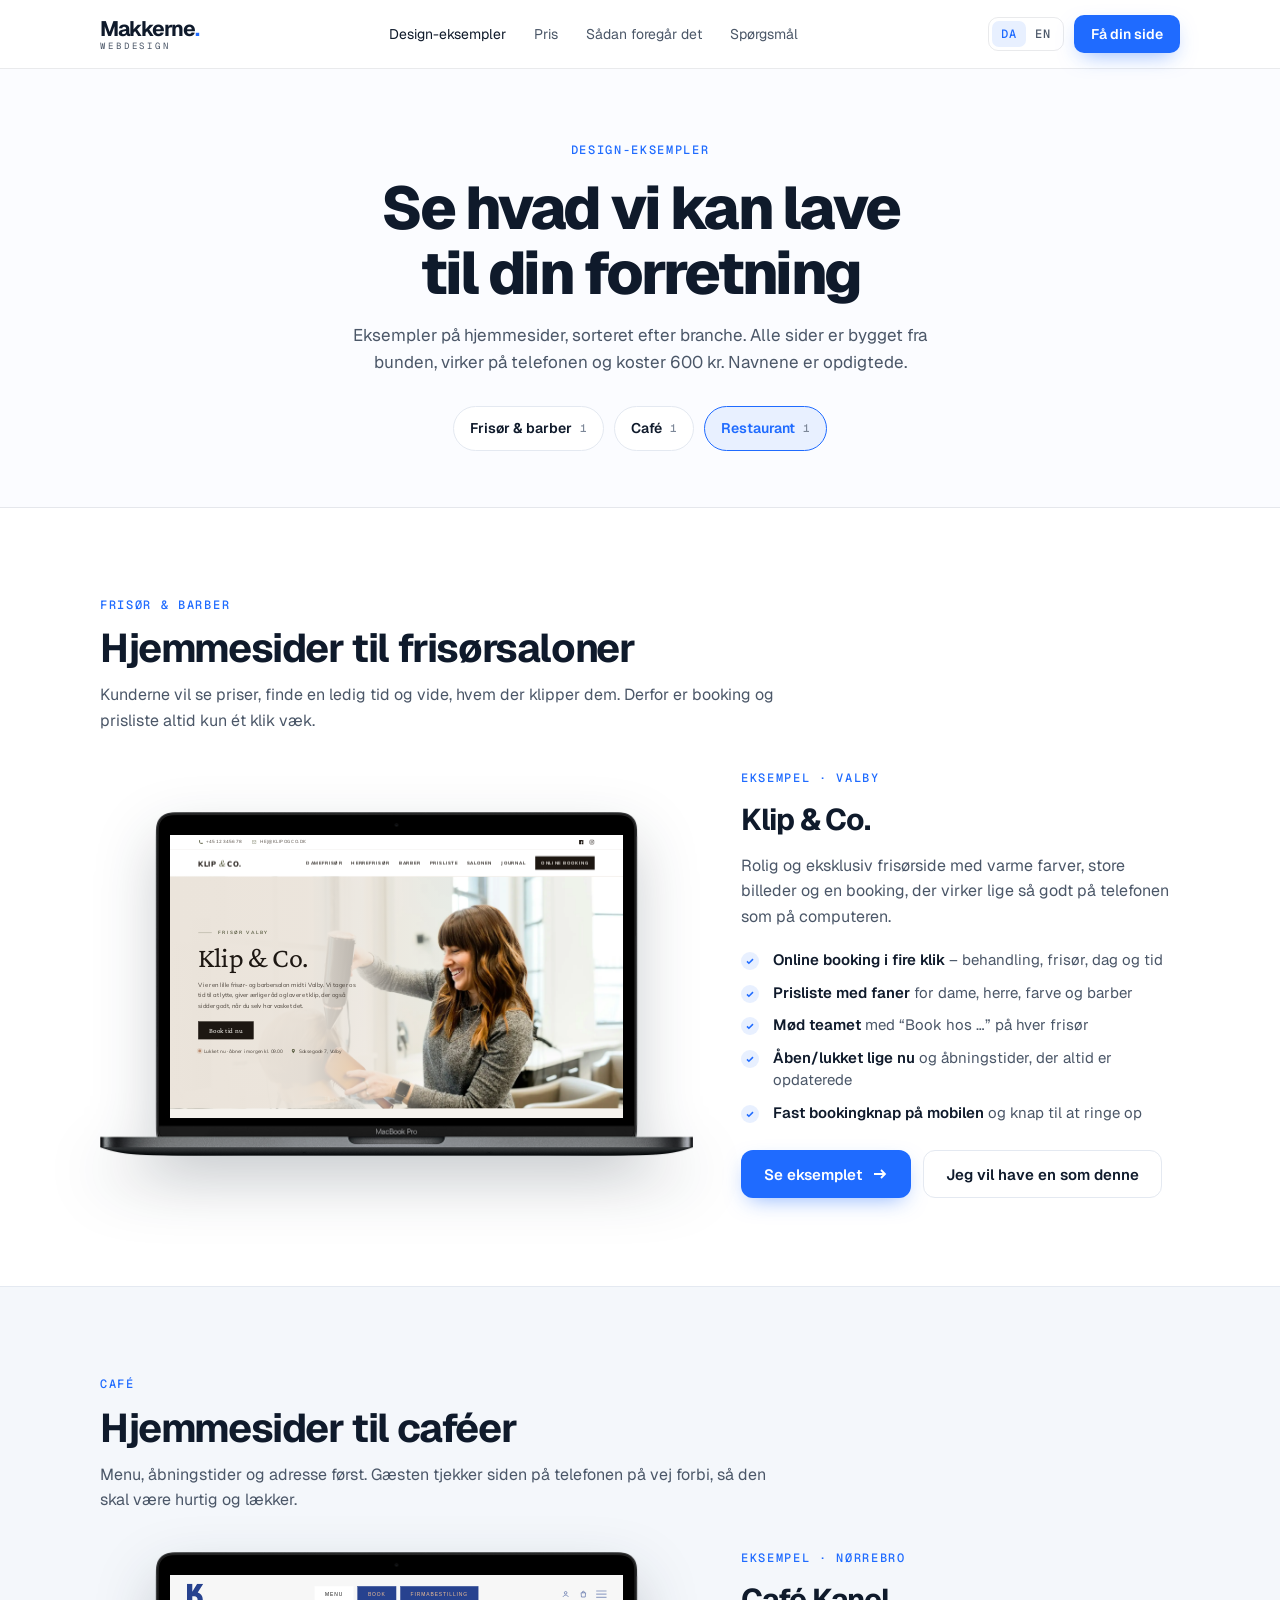
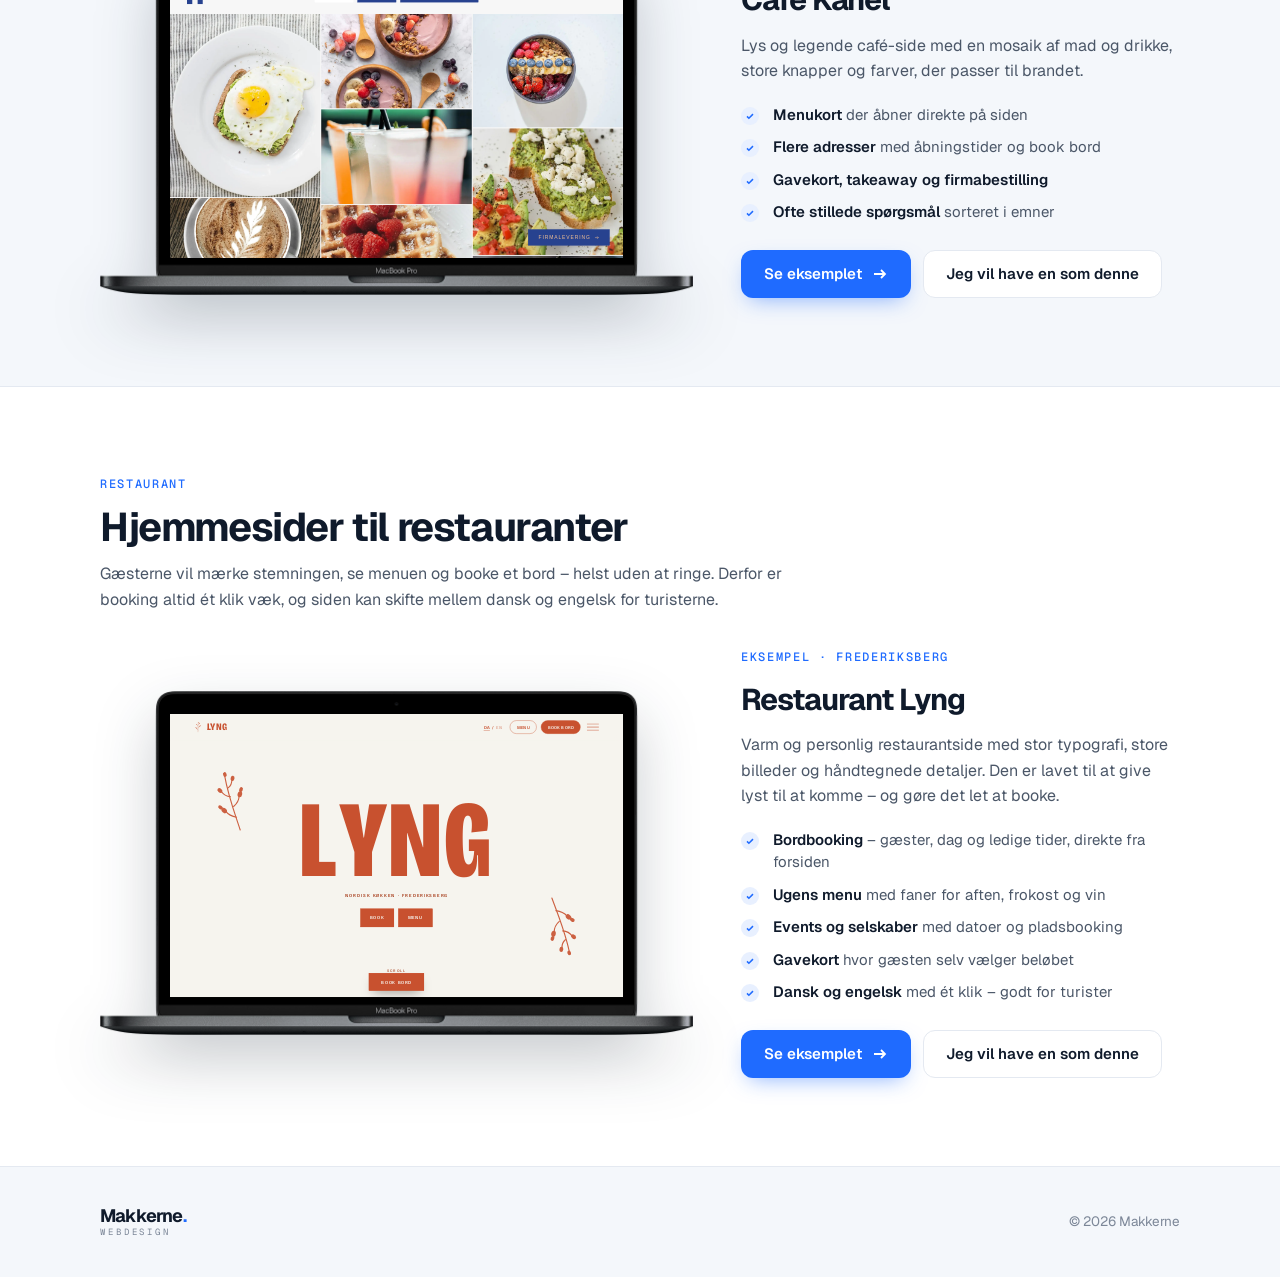
<file: eksempler/index.html>
<!doctype html>
<html lang="da">
<head>
<meta charset="utf-8">
<meta name="viewport" content="width=device-width, initial-scale=1, viewport-fit=cover">
<link rel="icon" href="/favicon.ico" sizes="48x48">
<link rel="icon" href="/favicon.svg" type="image/svg+xml">
<link rel="apple-touch-icon" href="/apple-touch-icon.png">
<link rel="manifest" href="/site.webmanifest">
<meta name="theme-color" content="#1f6bff">
<title>Design-eksempler · Makkerne</title>
<meta name="description" content="Se Makkernes design-eksempler: hjemmesider til frisører, caféer og restauranter – til en fast pris på 600 kr.">
<link rel="preconnect" href="https://fonts.googleapis.com">
<link rel="preconnect" href="https://fonts.gstatic.com" crossorigin>
<link rel="stylesheet" href="https://fonts.googleapis.com/css2?family=Geist:wght@400;500;600;700;800&family=Geist+Mono:wght@500&family=Fraunces:ital,opsz,wght@1,9..144,500&family=Oswald:wght@500;600&display=swap">
<style>
/* Layout: bright full-bleed hero with price, then alternating white / soft sections in one 1120px column; portfolio as large case cards with a real MacBook and live previews. Light-only by design. */
:root {
  --bg: #ffffff;
  --bg-soft: #f4f7fb;
  --surface: #ffffff;
  --ink: #0f1a2b;
  --ink-2: #4b5768;
  --ink-3: #7c8798;
  --line: #e4e9f1;
  --accent: #1f6bff;
  --accent-hover: #155ae6;
  --accent-ink: #ffffff;
  --accent-soft: #e8f0ff;
  --card-top: #e6effc;
  --sun: #ffd84a;

  /* Hero and contact band */
  --hero-bg: #fbfcff;
  --hero-ink: #0f1a2b;
  --hero-ink-2: #4b5768;
  --hero-line: rgba(15,26,43,.09);
  --hero-glow: rgba(31,107,255,.16);
  --hero-sun: rgba(255,216,74,.38);
  --price-a: #1f6bff;
  --price-b: #00b4ff;

  --font: "Geist", ui-sans-serif, -apple-system, "Segoe UI", Helvetica, Arial, sans-serif;
  --mono: "Geist Mono", ui-monospace, "SF Mono", Menlo, monospace;
  --wrap: 1120px;
  --radius: 18px;
  color-scheme: light;
}

* { box-sizing: border-box; }
html { scroll-behavior: smooth; }
@media (prefers-reduced-motion: reduce) { html { scroll-behavior: auto; } *, *::before, *::after { animation: none !important; transition: none !important; } }
body { margin: 0; background: var(--bg); color: var(--ink); font-family: var(--font); font-size: 16px; line-height: 1.6; -webkit-font-smoothing: antialiased; }
a { color: inherit; }
h1, h2, h3 { margin: 0; letter-spacing: -0.035em; line-height: 1.08; text-wrap: balance; font-weight: 700; }
p { margin: 0; }
.wrap { max-width: var(--wrap); margin-inline: auto; padding-inline: 20px; }
:focus-visible { outline: 2px solid var(--price-a); outline-offset: 3px; border-radius: 8px; }

.eyebrow { font-family: var(--mono); font-size: 12px; font-weight: 500; letter-spacing: .14em; text-transform: uppercase; color: var(--accent); }
.btn { display: inline-flex; align-items: center; gap: 10px; height: 48px; padding-inline: 22px; border-radius: 12px; font: 600 15px/1 var(--font); text-decoration: none; border: 1px solid transparent; cursor: pointer; transition: transform .15s ease, background .15s ease, box-shadow .15s ease; }
.btn svg { width: 16px; height: 16px; transition: transform .15s ease; }
.btn:hover svg { transform: translateX(3px); }
.btn-primary { background: var(--accent); color: var(--accent-ink); box-shadow: 0 8px 22px -8px rgba(31,107,255,.55); }
.btn-primary:hover { background: var(--accent-hover); }
.btn-ghost { background: var(--surface); color: var(--hero-ink); border-color: var(--line); }
.btn-ghost:hover { border-color: var(--ink-3); }

/* Nav */
.nav { position: sticky; top: env(safe-area-inset-top, 0px); z-index: 20; background: rgba(255,255,255,.85); backdrop-filter: blur(14px); -webkit-backdrop-filter: blur(14px); border-bottom: 1px solid var(--hero-line); color: var(--hero-ink); }
.nav .wrap { display: flex; align-items: center; justify-content: space-between; height: 68px; gap: 16px; }
.logo { display: flex; flex-direction: column; text-decoration: none; line-height: 1; }
.logo b { font-size: 21px; font-weight: 700; letter-spacing: -.045em; }
.logo b::after { content: "."; color: var(--accent); }
.logo span { font-family: var(--mono); font-size: 9px; letter-spacing: .32em; color: var(--hero-ink-2); margin-top: 3px; }
.nav-links { display: flex; gap: 28px; font-size: 14px; color: var(--hero-ink-2); }
.nav-links a { text-decoration: none; transition: color .15s; }
.nav-links a:hover { color: var(--hero-ink); }
.nav-right { display: flex; align-items: center; gap: 10px; }
.lang { display: inline-flex; padding: 3px; border: 1px solid var(--hero-line); border-radius: 10px; }
.lang button { appearance: none; border: 0; background: transparent; color: var(--hero-ink-2); font: 500 12px/1 var(--mono); letter-spacing: .08em; padding: 7px 9px; border-radius: 7px; cursor: pointer; }
.lang button[aria-pressed="true"] { background: var(--accent-soft); color: var(--accent); }
.nav .btn { height: 38px; padding-inline: 16px; font-size: 14px; border-radius: 10px; }
@media (max-width: 860px) { .nav-links { display: none; } }
@media (max-width: 420px) { .nav .btn { display: none; } }

/* Hero */
.hero { position: relative; background: var(--hero-bg); color: var(--hero-ink); overflow: hidden; isolation: isolate; }
.hero::before { content: ""; position: absolute; inset: -40% -10% auto; height: 120%; background: radial-gradient(ellipse 38% 40% at 30% 30%, var(--hero-glow), transparent 70%), radial-gradient(ellipse 34% 36% at 72% 26%, var(--hero-sun), transparent 70%); z-index: -1; }
.hero::after { content: ""; position: absolute; inset: 0; background-image: linear-gradient(var(--hero-line) 1px, transparent 1px), linear-gradient(90deg, var(--hero-line) 1px, transparent 1px); background-size: 64px 64px; mask-image: radial-gradient(ellipse 60% 55% at 50% 35%, #000 20%, transparent 75%); -webkit-mask-image: radial-gradient(ellipse 60% 55% at 50% 35%, #000 20%, transparent 75%); opacity: .8; z-index: -1; }
.hero .wrap { padding-block: 96px 72px; display: flex; flex-direction: column; align-items: center; text-align: center; }
.hero .eyebrow { color: var(--accent); display: inline-flex; align-items: center; gap: 10px; }
.hero .eyebrow::before { content: ""; width: 6px; height: 6px; border-radius: 50%; background: #22c55e; box-shadow: 0 0 0 4px rgba(34,197,94,.16); }
.hero h1 { margin-top: 26px; font-size: clamp(40px, 6.4vw, 76px); font-weight: 800; letter-spacing: -.05em; max-width: 18ch; }
.price-line { margin-top: 14px; font-size: clamp(40px, 6.4vw, 76px); font-weight: 800; letter-spacing: -.05em; line-height: 1.05; background: linear-gradient(90deg, var(--price-a), var(--price-b)); -webkit-background-clip: text; background-clip: text; color: transparent; }
.hero .lead { margin-top: 26px; max-width: 56ch; font-size: clamp(17px, 1.6vw, 19px); color: var(--hero-ink-2); }
.hero .ctas { margin-top: 36px; display: flex; flex-wrap: wrap; gap: 12px; justify-content: center; }
.stats { margin-top: 64px; width: 100%; max-width: 760px; border-top: 1px solid var(--hero-line); padding-top: 32px; display: grid; grid-template-columns: repeat(3, 1fr); gap: 16px; }
.stats strong { display: block; font-size: clamp(26px, 3vw, 34px); font-weight: 700; letter-spacing: -.04em; font-variant-numeric: tabular-nums; }
.stats span { font-size: 13px; color: var(--hero-ink-2); }
@media (max-width: 520px) { .stats { grid-template-columns: 1fr; gap: 20px; } }

.rise { animation: rise .7s cubic-bezier(.2,.7,.2,1) both; }
.rise:nth-child(2) { animation-delay: .06s; } .rise:nth-child(3) { animation-delay: .12s; } .rise:nth-child(4) { animation-delay: .18s; } .rise:nth-child(5) { animation-delay: .24s; } .rise:nth-child(6) { animation-delay: .3s; }
@keyframes rise { from { transform: translateY(14px); opacity: .001; } to { transform: none; opacity: 1; } }

/* Sections */
section.block { padding-block: 104px; }
section.soft { background: var(--bg-soft); }
.head { text-align: center; display: flex; flex-direction: column; align-items: center; gap: 14px; margin-bottom: 56px; }
.head h2 { font-size: clamp(32px, 4.2vw, 48px); }
.head p { max-width: 60ch; color: var(--ink-2); font-size: 17px; }

/* Portfolio cases */
.cases { display: grid; gap: 28px; }
.case { display: grid; grid-template-columns: 1.25fr 1fr; background: var(--bg-soft); border: 1px solid var(--line); border-radius: 24px; overflow: hidden; }
.case:nth-child(even) { grid-template-columns: 1fr 1.25fr; }
.case:nth-child(even) .case-visual { order: 2; }
.case-visual { background: var(--card-top); padding: 44px 36px; display: grid; place-items: center; min-width: 0; }
.case-body { padding: 44px 40px; display: flex; flex-direction: column; justify-content: center; gap: 14px; min-width: 0; }
.case-body h3 { font-size: 28px; }
.case-body p { color: var(--ink-2); }
.tags { display: flex; flex-wrap: wrap; gap: 8px; margin-top: 6px; }
.tags span { font-size: 12.5px; padding: 6px 12px; border: 1px solid var(--line); border-radius: 999px; background: var(--surface); color: var(--ink-2); }
.concept-note { margin-top: 28px; text-align: center; font-size: 13.5px; color: var(--ink-3); }
@media (max-width: 860px) {
  .case, .case:nth-child(even) { grid-template-columns: 1fr; }
  .case:nth-child(even) .case-visual { order: 0; }
  .case-visual { padding: 28px 18px; }
  .case-body { padding: 28px 24px 32px; }
}

/* Live case: real MacBook photo with a scaled live iframe in the screen.
   Screen rectangle measured in macbook-pro.png (1208×700): x 143–1065, y 47–623 → 923×577 px (16:10). */
.case-live { position: relative; transition: border-color .2s ease, box-shadow .2s ease; }
.case-live:hover { border-color: #c9d6ea; box-shadow: 0 24px 50px -30px rgba(15,26,43,.35); }
.case-cta { align-self: flex-start; margin-top: 8px; }
.case-cta::after { content: ""; position: absolute; inset: 0; z-index: 2; border-radius: 24px; }
.case-live:hover .case-cta svg { transform: translateX(3px); }
.device { position: relative; width: 100%; max-width: 600px; aspect-ratio: 1208 / 700; }
.device-shell { position: absolute; inset: 0; width: 100%; height: 100%; pointer-events: none; filter: drop-shadow(0 26px 30px rgba(15,26,43,.22)); }
.device-screen { position: absolute; z-index: 1; left: 11.8377%; top: 6.7143%; width: 76.4073%; height: 82.4286%; overflow: hidden; background: #f7f7f7; container-type: inline-size; }
.device-poster { position: absolute; inset: 0; width: 100%; height: 100%; object-fit: cover; }
.device-frame { position: absolute; top: 0; left: 0; width: 1280px; height: 800px; border: 0; transform-origin: 0 0; transform: scale(var(--s, .36)); pointer-events: none; opacity: 0; transition: opacity .4s ease; background: #f7f7f7; }
.device-frame.ready { opacity: 1; }

/* Price */
.price-card { display: grid; grid-template-columns: 1fr 1.2fr; background: var(--surface); border: 1px solid var(--line); border-radius: 24px; overflow: hidden; }
.price-left { padding: 48px 44px; background: var(--accent); color: #fff; display: flex; flex-direction: column; gap: 18px; position: relative; overflow: hidden; }
.price-left::after { content: ""; position: absolute; right: -80px; bottom: -80px; width: 260px; height: 260px; border-radius: 50%; border: 1px solid rgba(255,255,255,.25); box-shadow: 0 0 0 40px rgba(255,255,255,.05), 0 0 0 80px rgba(255,255,255,.04); }
.price-left .tag { align-self: flex-start; color: var(--ink); background: var(--sun) !important; font-family: var(--mono); font-size: 11px; letter-spacing: .14em; text-transform: uppercase; background: rgba(255,255,255,.16); padding: 6px 10px; border-radius: 999px; }
.price-big { font-size: clamp(64px, 8vw, 96px); font-weight: 800; letter-spacing: -.06em; line-height: .9; font-variant-numeric: tabular-nums; }
.price-big small { font-size: .32em; letter-spacing: -.02em; font-weight: 600; margin-left: 6px; }
.price-left p { color: rgba(255,255,255,.85); max-width: 32ch; }
.price-left .btn { align-self: flex-start; background: #fff; color: #0b1220; margin-top: 8px; position: relative; z-index: 1; }
.price-left .btn:hover { background: var(--accent-soft); }
.price-right { padding: 48px 44px; }
.price-right h3 { font-size: 20px; letter-spacing: -.02em; margin-bottom: 22px; }
.incl { list-style: none; margin: 0; padding: 0; display: grid; grid-template-columns: 1fr 1fr; gap: 18px 28px; }
.incl li { display: grid; grid-template-columns: 28px 1fr; gap: 12px; align-items: start; }
.incl i { width: 28px; height: 28px; border-radius: 8px; background: var(--accent-soft); color: var(--accent); display: grid; place-items: center; }
.incl i svg { width: 15px; height: 15px; }
.incl b { display: block; font-weight: 600; font-size: 15px; }
.incl span { font-size: 14px; color: var(--ink-2); }
.compare { margin-top: 28px; padding-top: 22px; border-top: 1px solid var(--line); font-size: 14px; color: var(--ink-2); }
.compare b { color: var(--ink); }
@media (max-width: 860px) { .price-card { grid-template-columns: 1fr; } .price-left, .price-right { padding: 36px 26px; } }
@media (max-width: 520px) { .incl { grid-template-columns: 1fr; } }

/* Steps */
.steps { display: grid; grid-template-columns: repeat(3, 1fr); gap: 20px; counter-reset: s; }
.step { background: var(--surface); border: 1px solid var(--line); border-radius: var(--radius); padding: 30px 28px; }
.step .n { font-family: var(--mono); font-size: 13px; color: var(--accent); }
.step h3 { margin-top: 18px; font-size: 21px; letter-spacing: -.025em; }
.step p { margin-top: 10px; color: var(--ink-2); font-size: 15px; }
@media (max-width: 860px) { .steps { grid-template-columns: 1fr; } }

/* FAQ */
.faq { max-width: 760px; margin-inline: auto; border-top: 1px solid var(--line); }
.faq details { border-bottom: 1px solid var(--line); }
.faq summary { list-style: none; cursor: pointer; display: flex; justify-content: space-between; align-items: center; gap: 20px; padding: 22px 2px; font-weight: 600; font-size: 16.5px; letter-spacing: -.01em; }
.faq summary::-webkit-details-marker { display: none; }
.faq summary .pm { flex: none; width: 26px; height: 26px; border-radius: 50%; background: var(--ink); color: var(--bg); display: grid; place-items: center; transition: transform .2s ease; }
.faq summary .pm svg { width: 12px; height: 12px; }
.faq details[open] .pm { transform: rotate(45deg); }
.faq details p { padding: 0 2px 24px; color: var(--ink-2); max-width: 64ch; }

/* CTA */
.cta { background: var(--hero-bg); border-top: 1px solid var(--line); color: var(--hero-ink); position: relative; overflow: hidden; isolation: isolate; }
.cta::before { content: ""; position: absolute; inset: 0; background: radial-gradient(ellipse 40% 80% at 35% 120%, var(--hero-glow), transparent 70%), radial-gradient(ellipse 34% 70% at 68% 115%, var(--hero-sun), transparent 70%); z-index: -1; }
.cta .wrap { padding-block: 96px; text-align: center; display: flex; flex-direction: column; align-items: center; gap: 18px; }
.cta h2 { font-size: clamp(32px, 4.6vw, 54px); max-width: 22ch; }
.cta p { color: var(--hero-ink-2); max-width: 52ch; }
.mail { margin-top: 14px; display: flex; flex-wrap: wrap; align-items: center; justify-content: center; gap: 10px; }
.mail code { font-family: var(--mono); font-size: 15px; padding: 13px 18px; border: 1px solid var(--line); border-radius: 12px; background: var(--surface); user-select: all; word-break: break-all; }
.copy { height: 48px; }
.copy-status { min-height: 1.4em; font-size: 13px; color: var(--accent); }

/* Footer */
footer { background: var(--bg-soft); border-top: 1px solid var(--line); }
footer .wrap { padding-block: 40px; display: flex; flex-wrap: wrap; gap: 16px; justify-content: space-between; align-items: center; font-size: 13.5px; color: var(--ink-3); }
footer .logo b { color: var(--ink); font-size: 18px; }
footer .logo span { color: var(--ink-3); }

/* Design-eksempler page */
.ex-hero { background: var(--hero-bg); border-bottom: 1px solid var(--hero-line); }
.ex-hero .wrap { padding-block: 72px 56px; display: flex; flex-direction: column; align-items: center; text-align: center; gap: 16px; }
.ex-hero h1 { font-size: clamp(36px, 5.2vw, 60px); font-weight: 800; letter-spacing: -.045em; max-width: 18ch; }
.ex-hero p { max-width: 58ch; color: var(--ink-2); font-size: 17px; }
.chips { margin-top: 14px; display: flex; flex-wrap: wrap; justify-content: center; gap: 10px; }
.chips a { display: inline-flex; align-items: center; gap: 8px; padding: 10px 16px; border: 1px solid var(--line); border-radius: 999px; background: var(--surface); color: var(--ink); font-size: 14px; font-weight: 600; text-decoration: none; transition: border-color .15s, background .15s; }
.chips a:hover { border-color: var(--accent); }
.chips a[aria-current="true"] { background: var(--accent-soft); border-color: var(--accent); color: var(--accent); }
.chips small { font: 500 11px/1 var(--mono); color: var(--ink-3); }
.cat { padding-block: 88px; scroll-margin-top: 70px; }
.cat + .cat { border-top: 1px solid var(--line); }
.cat.soft { background: var(--bg-soft); }
.cat-head { display: flex; flex-direction: column; gap: 12px; margin-bottom: 36px; }
.cat-head h2 { font-size: clamp(28px, 3.4vw, 40px); }
.cat-head p { color: var(--ink-2); max-width: 62ch; }
.feature { display: grid; grid-template-columns: 1.35fr 1fr; gap: 48px; align-items: center; }
.feature .device { max-width: 720px; justify-self: center; }
.feature-body { display: flex; flex-direction: column; gap: 16px; }
.feature-body h3 { font-size: 30px; }
.feature-body > p { color: var(--ink-2); }
.feat-list { list-style: none; margin: 4px 0 0; padding: 0; display: grid; gap: 10px; }
.feat-list li { display: grid; grid-template-columns: 22px 1fr; gap: 10px; font-size: 15px; line-height: 1.5; color: var(--ink-2); }
.feat-list li span { display: block; }
.feat-list li::before { content: ""; width: 18px; height: 18px; margin-top: 3px; border-radius: 50%; background: var(--accent-soft) url("data:image/svg+xml,%3Csvg xmlns='http://www.w3.org/2000/svg' viewBox='0 0 16 16'%3E%3Cpath d='M4 8.5l2.5 2.5L12 5.5' fill='none' stroke='%231f6bff' stroke-width='2'/%3E%3C/svg%3E") center / 12px no-repeat; }
.feat-list b { color: var(--ink); font-weight: 600; }
.feature-ctas { display: flex; flex-wrap: wrap; gap: 12px; margin-top: 10px; }
.feature .case-live { border-radius: 24px; }
.device-link { display: block; width: 100%; max-width: 720px; justify-self: center; border-radius: 12px; }
.device-link:hover .device-shell { filter: drop-shadow(0 34px 34px rgba(15,26,43,.28)); }
.soon { display: flex; align-items: center; justify-content: space-between; gap: 20px; flex-wrap: wrap; padding: 28px 32px; border: 1px dashed #c9d3e2; border-radius: 20px; background: var(--surface); }
.soon p { color: var(--ink-2); max-width: 60ch; }
.soon b { color: var(--ink); }
@media (max-width: 900px) { .feature { grid-template-columns: 1fr; gap: 32px; } .cat { padding-block: 64px; } }
</style>
</head>
<body>

<header class="nav">
  <div class="wrap">
    <a class="logo" href="/" aria-label="Makkerne – til forsiden">
      <b>Makkerne</b><span>WEBDESIGN</span>
    </a>
    <nav class="nav-links" aria-label="Hovedmenu">
      <a href="/eksempler/" aria-current="page" style="color:var(--hero-ink)" data-i18n="nav.work">Design-eksempler</a>
      <a href="/#pris" data-i18n="nav.price">Pris</a>
      <a href="/#proces" data-i18n="nav.process">Sådan foregår det</a>
      <a href="/#faq" data-i18n="nav.faq">Spørgsmål</a>
    </nav>
    <div class="nav-right">
      <div class="lang" role="group" aria-label="Sprog / Language">
        <button type="button" id="lang-da" data-lang="da" aria-pressed="true">DA</button>
        <button type="button" id="lang-en" data-lang="en" aria-pressed="false">EN</button>
      </div>
      <a class="btn btn-primary" href="/#kontakt" data-i18n="nav.cta">Få din side</a>
    </div>
  </div>
</header>

<main id="top">
  <section class="ex-hero">
    <div class="wrap">
      <div class="eyebrow" data-i18n="ex.eyebrow">Design-eksempler</div>
      <h1 data-i18n="ex.title">Se hvad vi kan lave til din forretning</h1>
      <p data-i18n="ex.lead">Eksempler på hjemmesider, sorteret efter branche. Alle sider er bygget fra bunden, virker på telefonen og koster 600 kr. Navnene er opdigtede.</p>
      <nav class="chips" aria-label="Brancher">
        <a href="#frisor"><span data-i18n="cat.hair">Frisør &amp; barber</span> <small>1</small></a>
        <a href="#cafe"><span data-i18n="cat.cafe">Café</span> <small>1</small></a>
        <a href="#restaurant"><span data-i18n="cat.resto">Restaurant</span> <small>1</small></a>
      </nav>
    </div>
  </section>

  <section class="cat" id="frisor" aria-labelledby="frisor-title">
    <div class="wrap">
      <div class="cat-head">
        <div class="eyebrow" data-i18n="hair.eyebrow">Frisør &amp; barber</div>
        <h2 id="frisor-title" data-i18n="hair.title">Hjemmesider til frisørsaloner</h2>
        <p data-i18n="hair.lead">Kunderne vil se priser, finde en ledig tid og vide, hvem der klipper dem. Derfor er booking og prisliste altid kun ét klik væk.</p>
      </div>
      <div class="feature">
        <a class="device-link" href="/examples/frisor/" aria-label="Åbn eksemplet Klip &amp; Co.">
          <div class="device">
            <div class="device-screen">
              <img class="device-poster" src="/assets/frisor-hero.webp" alt="" width="1280" height="800">
              <iframe class="device-frame" src="/examples/frisor/" title="Klip &amp; Co., eksempel" tabindex="-1" loading="lazy" scrolling="no" aria-hidden="true"></iframe>
            </div>
            <img class="device-shell" src="/assets/macbook-pro.png" alt="" width="1208" height="700">
          </div>
        </a>
        <div class="feature-body">
          <div class="eyebrow" data-i18n="hair.ex">Eksempel · Valby</div>
          <h3>Klip &amp; Co.</h3>
          <p data-i18n="hair.text">Rolig og eksklusiv frisørside med varme farver, store billeder og en booking, der virker lige så godt på telefonen som på computeren.</p>
          <ul class="feat-list">
            <li data-i18n-html="hair.f1"><span><b>Online booking i fire klik</b> – behandling, frisør, dag og tid</span></li>
            <li data-i18n-html="hair.f2"><span><b>Prisliste med faner</b> for dame, herre, farve og barber</span></li>
            <li data-i18n-html="hair.f3"><span><b>Mød teamet</b> med “Book hos …” på hver frisør</span></li>
            <li data-i18n-html="hair.f4"><span><b>Åben/lukket lige nu</b> og åbningstider, der altid er opdaterede</span></li>
            <li data-i18n-html="hair.f5"><span><b>Fast bookingknap på mobilen</b> og knap til at ringe op</span></li>
          </ul>
          <div class="feature-ctas">
            <a class="btn btn-primary" href="/examples/frisor/"><span data-i18n="ex.see">Se eksemplet</span> <svg viewBox="0 0 16 16" fill="none" stroke="currentColor" stroke-width="1.8" aria-hidden="true"><path d="M2 8h11M9 4l4 4-4 4"/></svg></a>
            <a class="btn btn-ghost" href="/#kontakt" data-i18n="ex.want">Jeg vil have en som denne</a>
          </div>
        </div>
      </div>
    </div>
  </section>

  <section class="cat soft" id="cafe" aria-labelledby="cafe-title">
    <div class="wrap">
      <div class="cat-head">
        <div class="eyebrow" data-i18n="cafe.eyebrow">Café</div>
        <h2 id="cafe-title" data-i18n="cafe.title">Hjemmesider til caféer</h2>
        <p data-i18n="cafe.lead">Menu, åbningstider og adresse først. Gæsten tjekker siden på telefonen på vej forbi, så den skal være hurtig og lækker.</p>
      </div>
      <div class="feature">
        <a class="device-link" href="/examples/cafe/" aria-label="Åbn eksemplet Café Kanel">
          <div class="device">
            <div class="device-screen">
              <img class="device-poster" src="/assets/cafe-hero.webp" alt="" width="1280" height="800">
              <iframe class="device-frame" src="/examples/cafe/" title="Café Kanel, eksempel" tabindex="-1" loading="lazy" scrolling="no" aria-hidden="true"></iframe>
            </div>
            <img class="device-shell" src="/assets/macbook-pro.png" alt="" width="1208" height="700">
          </div>
        </a>
        <div class="feature-body">
          <div class="eyebrow" data-i18n="cafe.ex">Eksempel · Nørrebro</div>
          <h3>Café Kanel</h3>
          <p data-i18n="cafe.text">Lys og legende café-side med en mosaik af mad og drikke, store knapper og farver, der passer til brandet.</p>
          <ul class="feat-list">
            <li data-i18n-html="cafe.f1"><span><b>Menukort</b> der åbner direkte på siden</span></li>
            <li data-i18n-html="cafe.f2"><span><b>Flere adresser</b> med åbningstider og book bord</span></li>
            <li data-i18n-html="cafe.f3"><span><b>Gavekort, takeaway og firmabestilling</b></span></li>
            <li data-i18n-html="cafe.f4"><span><b>Ofte stillede spørgsmål</b> sorteret i emner</span></li>
          </ul>
          <div class="feature-ctas">
            <a class="btn btn-primary" href="/examples/cafe/"><span data-i18n="ex.see">Se eksemplet</span> <svg viewBox="0 0 16 16" fill="none" stroke="currentColor" stroke-width="1.8" aria-hidden="true"><path d="M2 8h11M9 4l4 4-4 4"/></svg></a>
            <a class="btn btn-ghost" href="/#kontakt" data-i18n="ex.want">Jeg vil have en som denne</a>
          </div>
        </div>
      </div>
    </div>
  </section>

  <section class="cat" id="restaurant" aria-labelledby="resto-title">
    <div class="wrap">
      <div class="cat-head">
        <div class="eyebrow" data-i18n="resto.eyebrow">Restaurant</div>
        <h2 id="resto-title" data-i18n="resto.title">Hjemmesider til restauranter</h2>
        <p data-i18n="resto.lead">Gæsterne vil mærke stemningen, se menuen og booke et bord – helst uden at ringe. Derfor er booking altid ét klik væk, og siden kan skifte mellem dansk og engelsk for turisterne.</p>
      </div>
      <div class="feature">
        <a class="device-link" href="/examples/restaurant/" aria-label="Åbn eksemplet Restaurant Lyng">
          <div class="device">
            <div class="device-screen">
              <img class="device-poster" src="/assets/restaurant-hero.webp" alt="" width="1280" height="800">
              <iframe class="device-frame" src="/examples/restaurant/" title="Restaurant Lyng, eksempel" tabindex="-1" loading="lazy" scrolling="no" aria-hidden="true"></iframe>
            </div>
            <img class="device-shell" src="/assets/macbook-pro.png" alt="" width="1208" height="700">
          </div>
        </a>
        <div class="feature-body">
          <div class="eyebrow" data-i18n="resto.ex">Eksempel · Frederiksberg</div>
          <h3>Restaurant Lyng</h3>
          <p data-i18n="resto.text">Varm og personlig restaurantside med stor typografi, store billeder og håndtegnede detaljer. Den er lavet til at give lyst til at komme – og gøre det let at booke.</p>
          <ul class="feat-list">
            <li data-i18n-html="resto.f1"><span><b>Bordbooking</b> – gæster, dag og ledige tider, direkte fra forsiden</span></li>
            <li data-i18n-html="resto.f2"><span><b>Ugens menu</b> med faner for aften, frokost og vin</span></li>
            <li data-i18n-html="resto.f3"><span><b>Events og selskaber</b> med datoer og pladsbooking</span></li>
            <li data-i18n-html="resto.f4"><span><b>Gavekort</b> hvor gæsten selv vælger beløbet</span></li>
            <li data-i18n-html="resto.f5"><span><b>Dansk og engelsk</b> med ét klik – godt for turister</span></li>
          </ul>
          <div class="feature-ctas">
            <a class="btn btn-primary" href="/examples/restaurant/"><span data-i18n="ex.see">Se eksemplet</span> <svg viewBox="0 0 16 16" fill="none" stroke="currentColor" stroke-width="1.8" aria-hidden="true"><path d="M2 8h11M9 4l4 4-4 4"/></svg></a>
            <a class="btn btn-ghost" href="/#kontakt" data-i18n="ex.want">Jeg vil have en som denne</a>
          </div>
        </div>
      </div>
    </div>
  </section>
</main>

<footer>
  <div class="wrap">
    <a class="logo" href="/" aria-label="Makkerne"><b>Makkerne</b><span>WEBDESIGN</span></a>
    <span>© 2026 Makkerne</span>
  </div>
</footer>

<script>
(function () {
  // Scale each live preview to its measured MacBook screen (1280px-wide iframe).
  document.querySelectorAll(".device-screen").forEach(function (screen) {
    var frame = screen.querySelector(".device-frame");
    function fit() { frame.style.setProperty("--s", String(screen.clientWidth / 1280)); }
    fit();
    if ("ResizeObserver" in window) new ResizeObserver(fit).observe(screen); else window.addEventListener("resize", fit);
    frame.addEventListener("load", function () { frame.classList.add("ready"); });
  });

  // Highlight the category chip for the section in view.
  var chips = document.querySelectorAll(".chips a");
  if ("IntersectionObserver" in window) {
    var io = new IntersectionObserver(function (es) {
      es.forEach(function (e) {
        if (!e.isIntersecting) return;
        chips.forEach(function (c) { c.setAttribute("aria-current", String(c.getAttribute("href") === "#" + e.target.id)); });
      });
    }, { rootMargin: "-45% 0px -50% 0px" });
    document.querySelectorAll(".cat").forEach(function (s) { io.observe(s); });
  }

  var en = {
    "nav.work": "Design examples", "nav.price": "Price", "nav.process": "How it works", "nav.faq": "Questions", "nav.cta": "Get your site",
    "ex.eyebrow": "Design examples", "ex.title": "See what we can make for your business",
    "ex.lead": "Example websites, sorted by industry. Every site is built from scratch, works on phones and costs 600 DKK. The names are made up.",
    "cat.hair": "Hair & barber", "cat.cafe": "Café", "cat.resto": "Restaurant",
    "hair.eyebrow": "Hair & barber", "hair.title": "Websites for hair salons",
    "hair.lead": "Customers want to see prices, find a free slot and know who will cut their hair. So booking and the price list are always one click away.",
    "hair.ex": "Example · Valby", "hair.text": "A calm, upscale salon site with warm colours, large photos and booking that works just as well on a phone as on a computer.",
    "hair.f1": "<span><b>Online booking in four clicks</b> – service, stylist, day and time</span>",
    "hair.f2": "<span><b>Tabbed price list</b> for women, men, colour and barber</span>",
    "hair.f3": "<span><b>Meet the team</b> with “Book with …” on every stylist</span>",
    "hair.f4": "<span><b>Open/closed right now</b> and opening hours that are always up to date</span>",
    "hair.f5": "<span><b>Sticky booking button on mobile</b> plus a call button</span>",
    "ex.see": "See the example", "ex.want": "I want one like this",
    "cafe.eyebrow": "Café", "cafe.title": "Websites for cafés",
    "cafe.lead": "Menu, opening hours and address first. Guests check the site on their phone while walking by, so it has to be fast and appetising.",
    "cafe.ex": "Example · Nørrebro", "cafe.text": "A bright, playful café site with a food-and-drink mosaic, big buttons and colours that fit the brand.",
    "cafe.f1": "<span><b>Menu</b> that opens right on the page</span>",
    "cafe.f2": "<span><b>Several locations</b> with opening hours and table booking</span>",
    "cafe.f3": "<span><b>Gift cards, takeaway and corporate orders</b></span>",
    "cafe.f4": "<span><b>FAQ</b> grouped by topic</span>",
    "resto.eyebrow": "Restaurant", "resto.title": "Websites for restaurants",
    "resto.lead": "Guests want to feel the atmosphere, see the menu and book a table – ideally without calling. So booking is always one click away, and the site switches between Danish and English for tourists.",
    "resto.ex": "Example · Frederiksberg",
    "resto.text": "A warm, personal restaurant site with big typography, large photos and hand-drawn details. Built to make people want to come – and to make booking easy.",
    "resto.f1": "<span><b>Table booking</b> – guests, day and free times, right from the front page</span>",
    "resto.f2": "<span><b>This week’s menu</b> with tabs for dinner, lunch and wine</span>",
    "resto.f3": "<span><b>Events and private dining</b> with dates and seat booking</span>",
    "resto.f4": "<span><b>Gift cards</b> where the guest picks the amount</span>",
    "resto.f5": "<span><b>Danish and English</b> in one click – great for tourists</span>"
  };
  var da = {};
  var nodes = document.querySelectorAll("[data-i18n],[data-i18n-html]");
  nodes.forEach(function (el) {
    var k = el.getAttribute("data-i18n") || el.getAttribute("data-i18n-html");
    da[k] = el.hasAttribute("data-i18n-html") ? el.innerHTML : el.textContent;
  });
  function setLang(lang) {
    var dict = lang === "en" ? en : da;
    nodes.forEach(function (el) {
      var html = el.hasAttribute("data-i18n-html");
      var k = el.getAttribute(html ? "data-i18n-html" : "data-i18n");
      if (dict[k] == null) return;
      if (html) el.innerHTML = dict[k]; else el.textContent = dict[k];
    });
    document.documentElement.lang = lang;
    document.querySelectorAll(".lang button").forEach(function (b) { b.setAttribute("aria-pressed", String(b.getAttribute("data-lang") === lang)); });
    try { localStorage.setItem("bw-lang", lang); } catch (e) {}
  }
  document.querySelectorAll(".lang button").forEach(function (b) { b.addEventListener("click", function () { setLang(b.getAttribute("data-lang")); }); });
  try { if (localStorage.getItem("bw-lang") === "en") setLang("en"); } catch (e) {}
})();
</script>
</body>
</html>
</file>
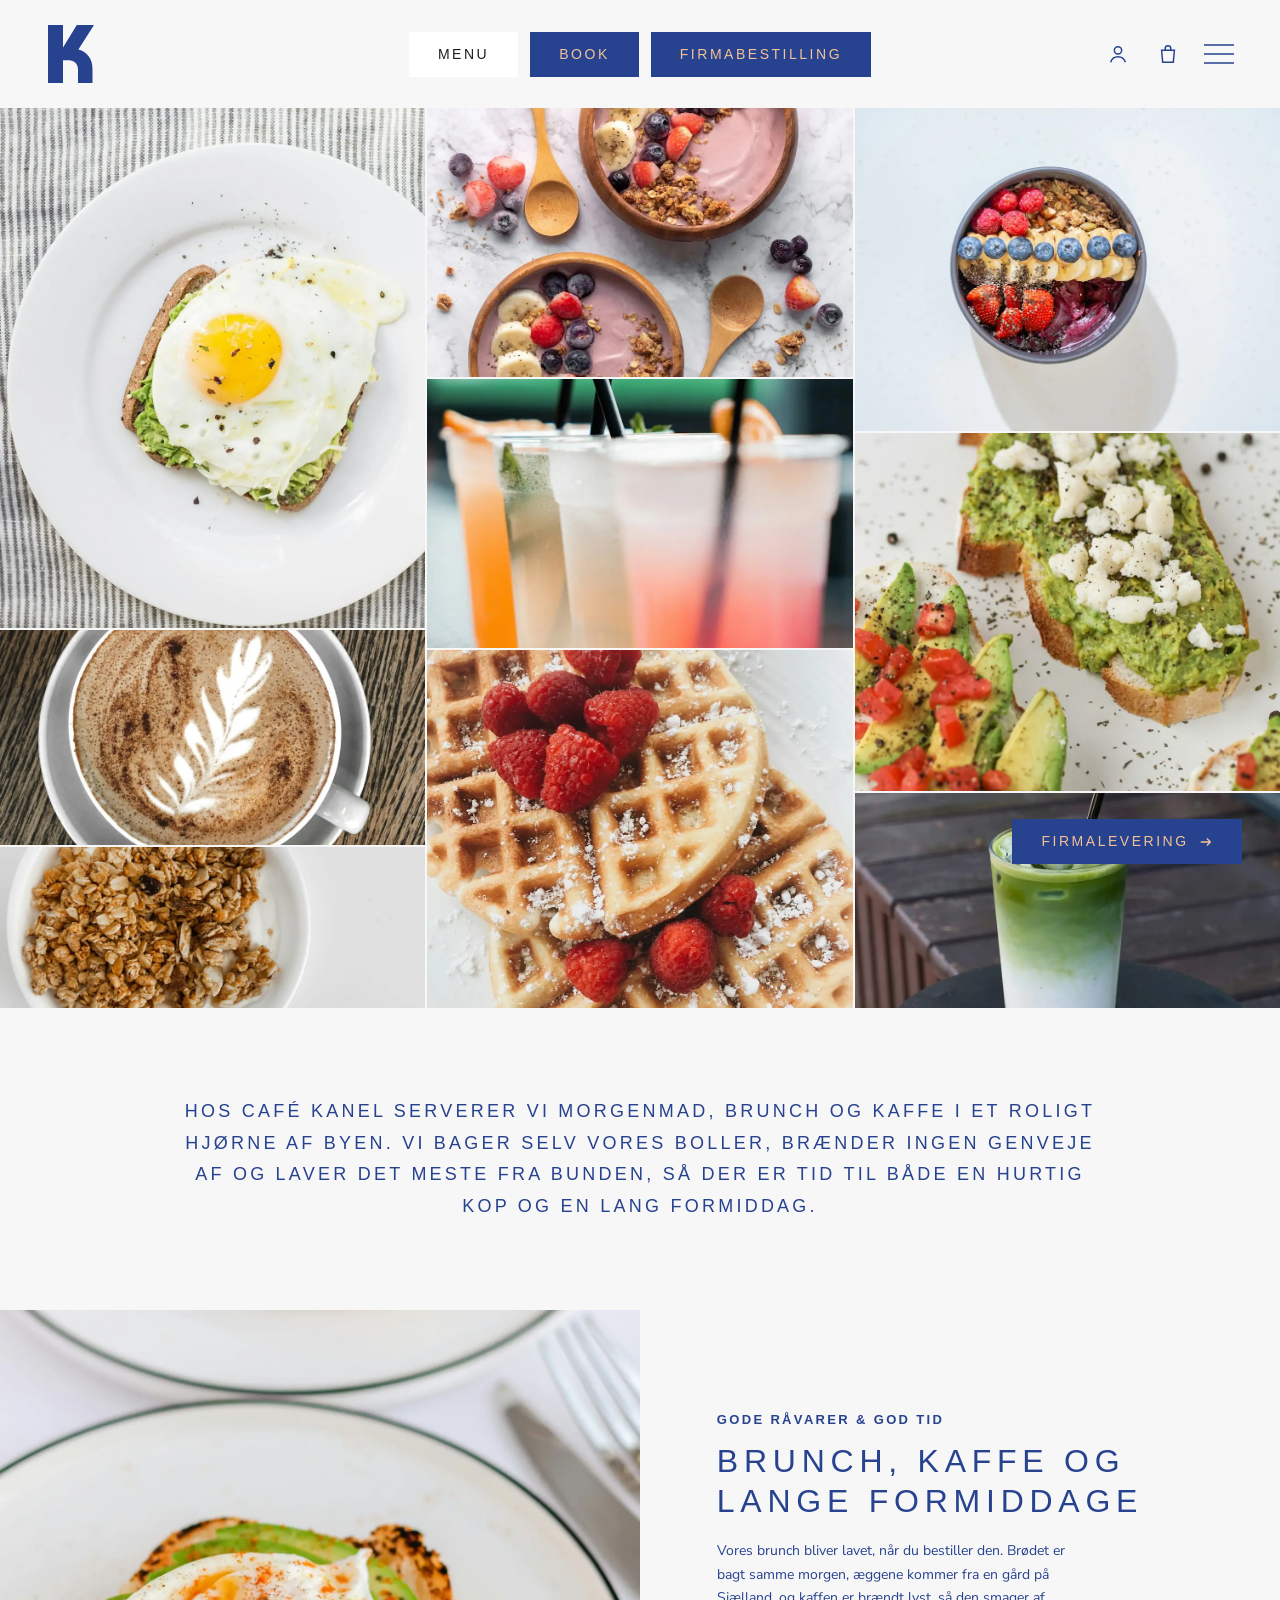
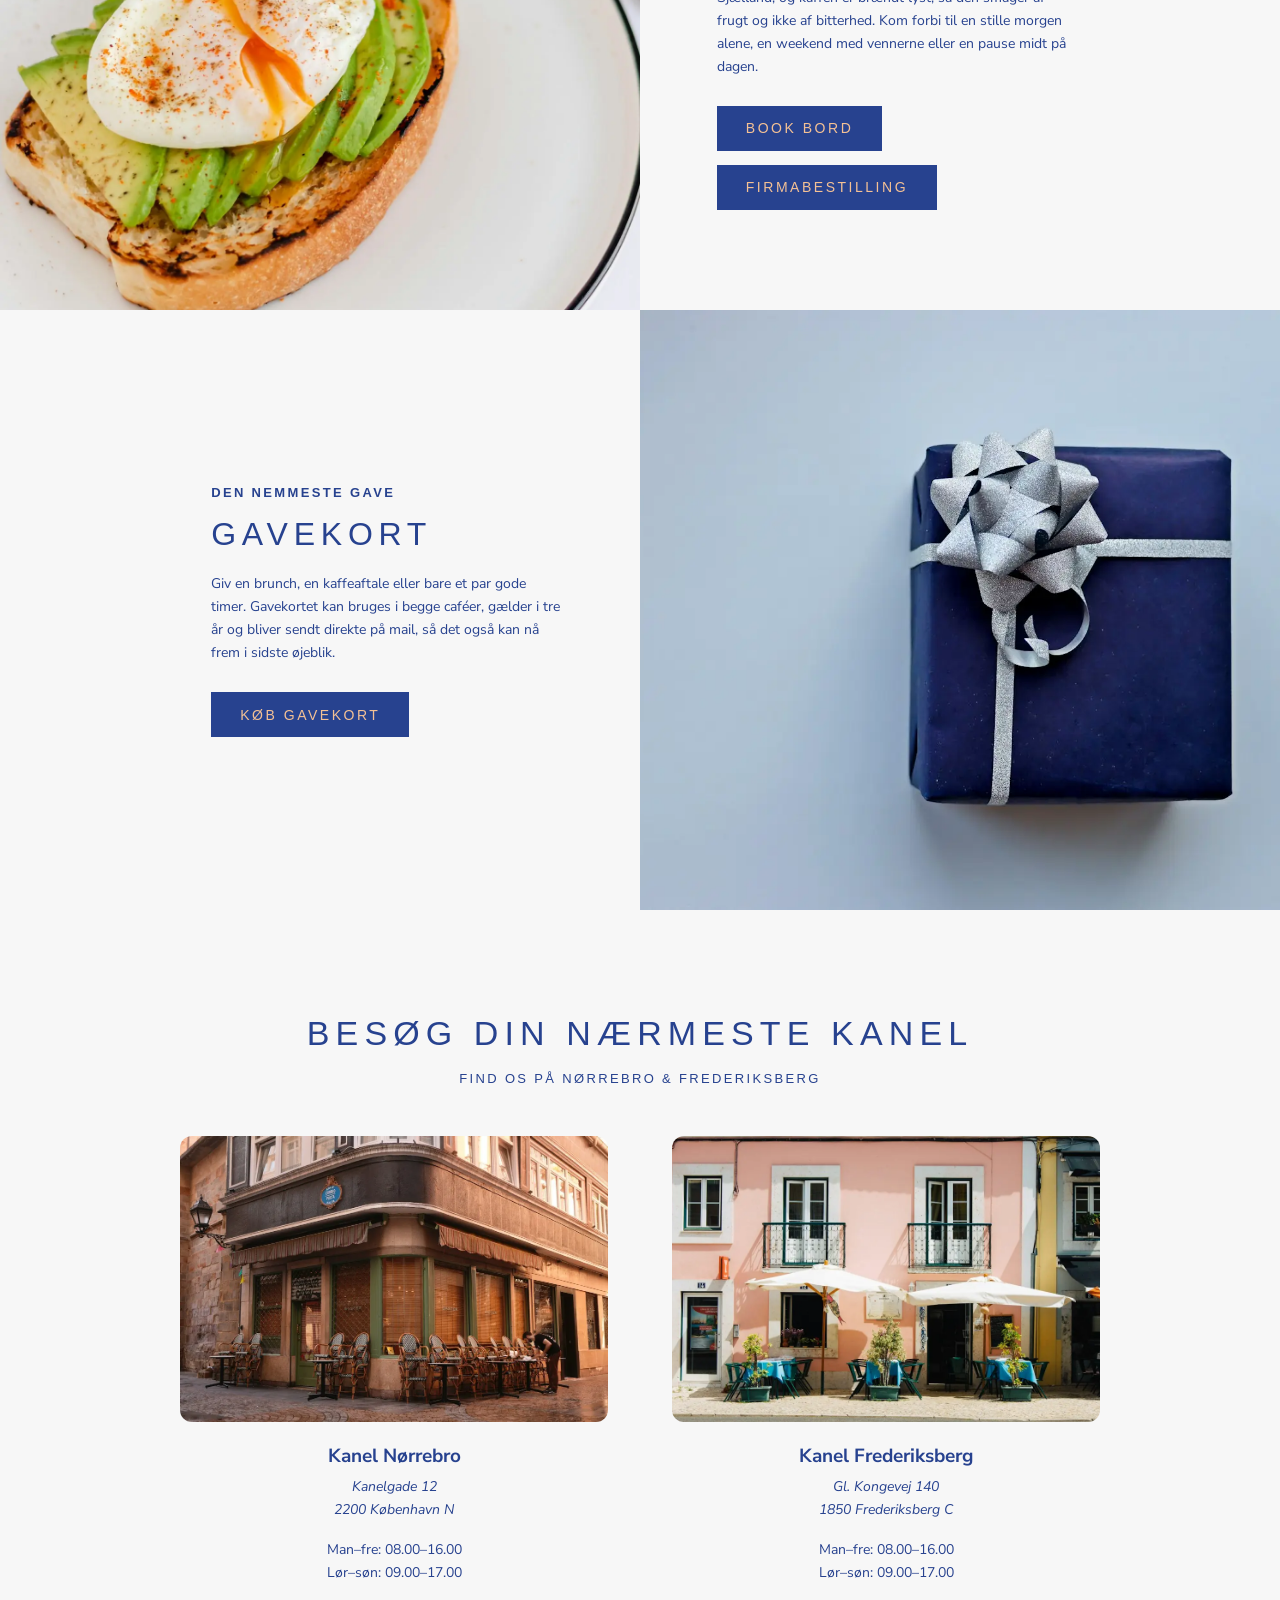
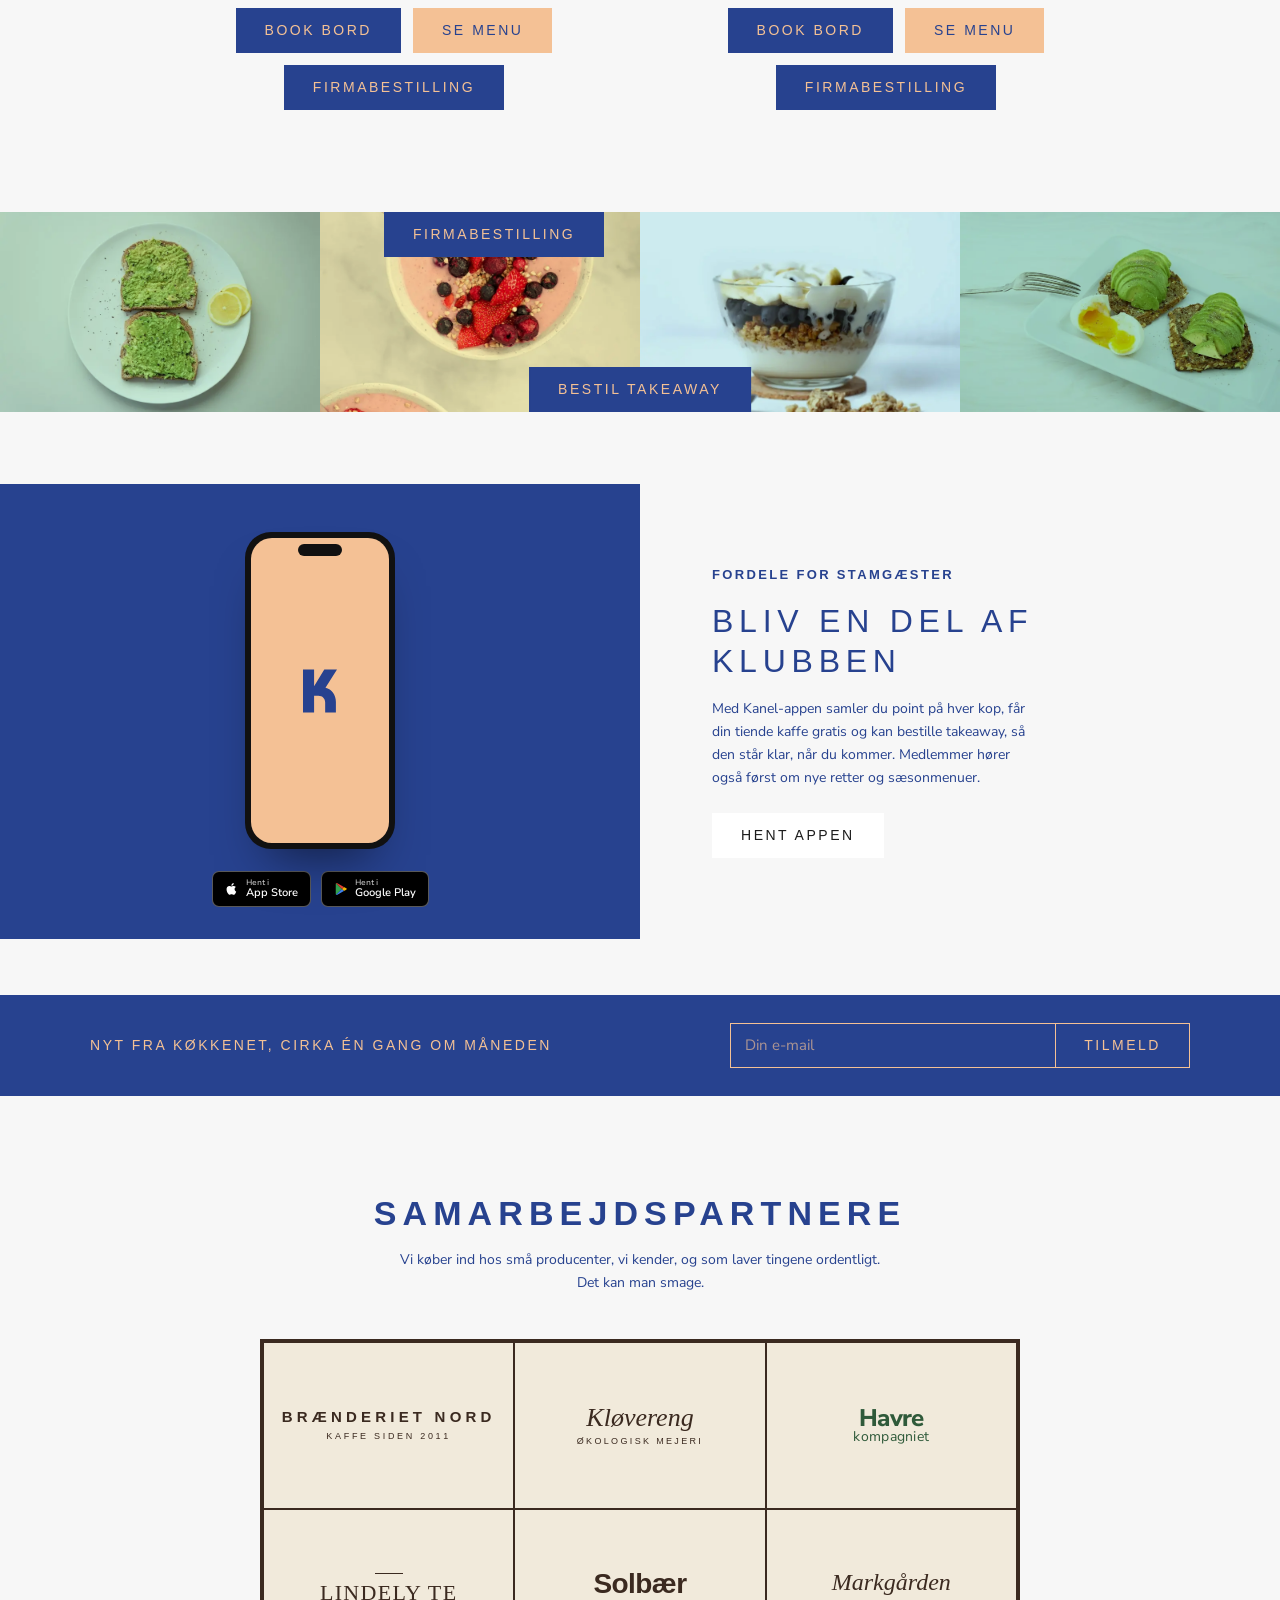
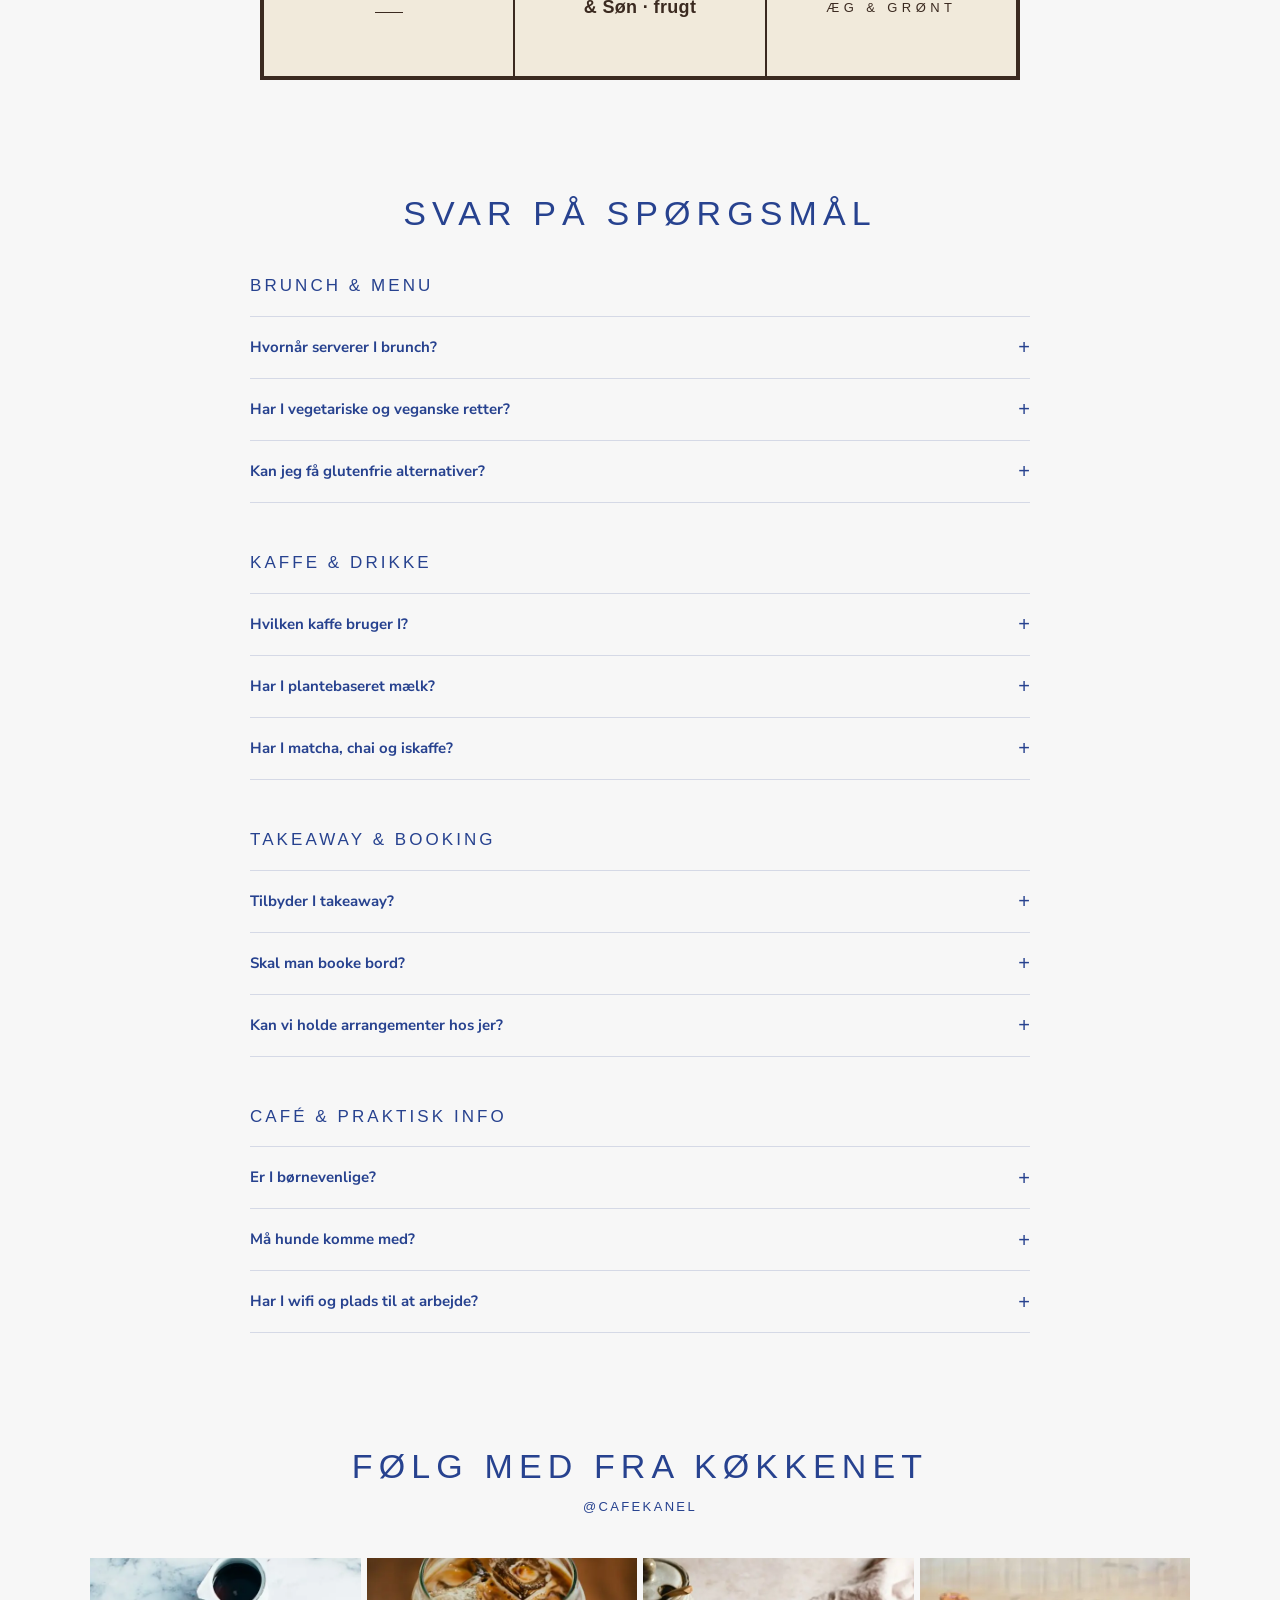
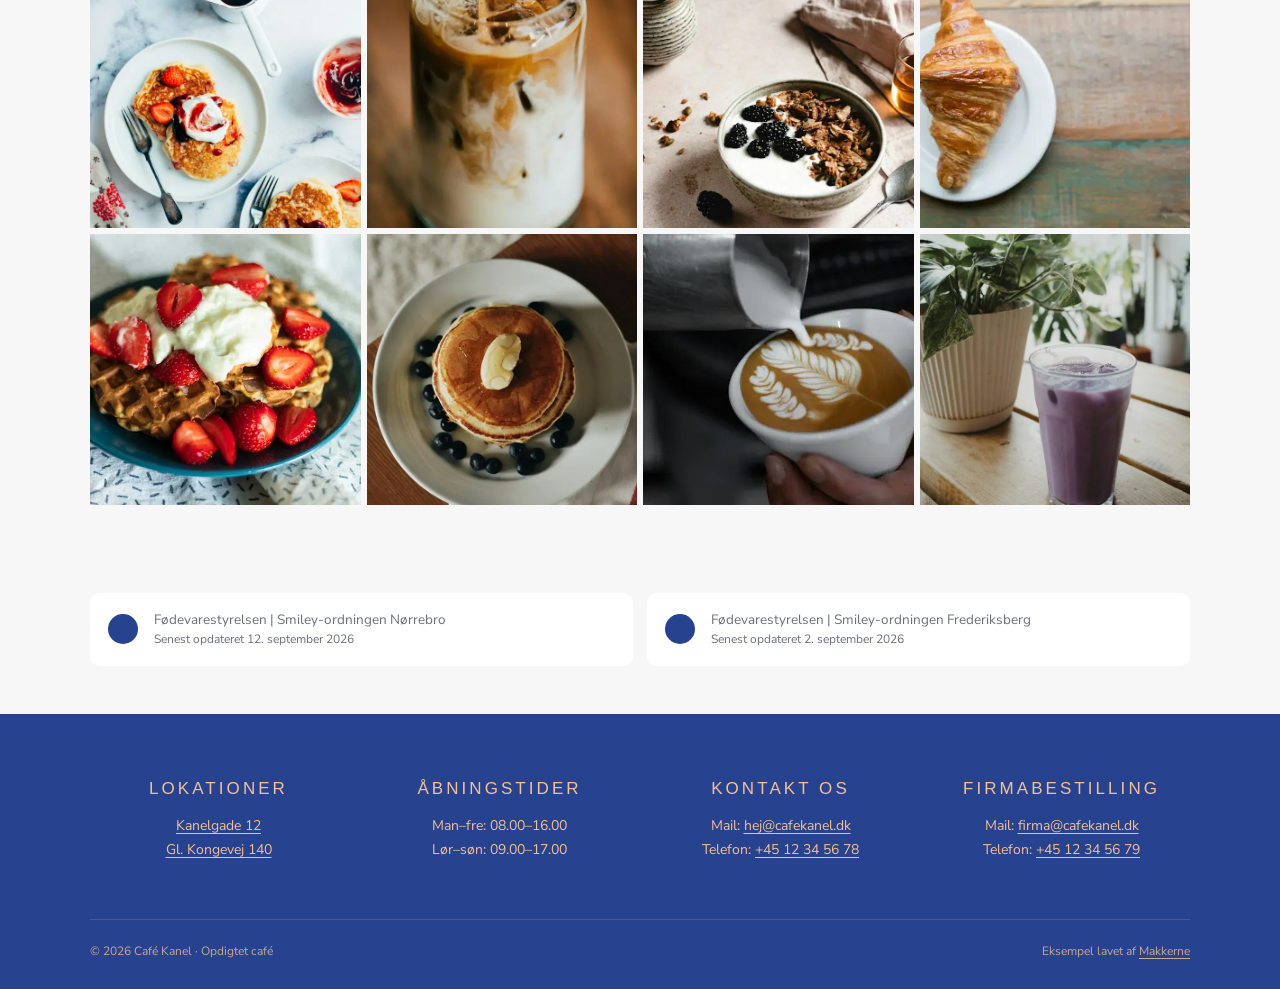
<file: examples/cafe/index.html>
<!doctype html>
<html lang="da">
<head>
<meta charset="utf-8">
<meta name="viewport" content="width=device-width, initial-scale=1, viewport-fit=cover">
<title>Café Kanel – brunch, kaffe og gode stunder (eksempel)</title>
<meta name="description" content="Café Kanel er en opdigtet café og et eksempel på en hjemmeside lavet af Makkerne.">
<meta name="robots" content="noindex">
<link rel="preconnect" href="https://fonts.googleapis.com">
<link rel="preconnect" href="https://fonts.gstatic.com" crossorigin>
<link rel="stylesheet" href="https://fonts.googleapis.com/css2?family=Nunito+Sans:ital,opsz,wght@0,6..12,400;0,6..12,700;0,6..12,800;1,6..12,400&display=swap">
<link rel="preload" as="image" href="/examples/cafe/img/hero-aeg-toast.webp">
<style>
:root {
  --blue: #27428f;
  --blue-2: #1f3677;
  --peach: #f4c195;
  --bg: #f7f7f7;
  --white: #ffffff;
  --line: rgba(39, 66, 143, .16);
  --mint: #cdeedd;
  --butter: #f4ecb4;
  --aqua: #cdebef;
  --sea: #a8dcc8;
  --head: Helvetica, "Helvetica Neue", Arial, sans-serif;
  --body: "Nunito Sans", ui-sans-serif, system-ui, sans-serif;
  --track: .18em;
  color-scheme: light;
}
* { box-sizing: border-box; }
html { scroll-behavior: smooth; -webkit-text-size-adjust: 100%; }
@media (prefers-reduced-motion: reduce) { html { scroll-behavior: auto; } *, *::before, *::after { transition: none !important; } }
body { margin: 0; background: var(--bg); color: var(--blue); font: 400 15px/1.6 var(--body); -webkit-font-smoothing: antialiased; overflow-x: hidden; }
img { display: block; max-width: 100%; }
a { color: inherit; }
h1, h2, h3, h4, p { margin: 0; }
:focus-visible { outline: 2px solid var(--blue); outline-offset: 3px; }
.sr-only { position: absolute; width: 1px; height: 1px; overflow: hidden; clip: rect(0 0 0 0); white-space: nowrap; }

/* Type */
.title { font: 400 clamp(22px, 2.6vw, 32px)/1.25 var(--head); letter-spacing: var(--track); text-transform: uppercase; }
.kicker { font: 700 13px/1.5 var(--head); letter-spacing: var(--track); text-transform: uppercase; }
.lead-caps { font: 400 clamp(15px, 1.5vw, 18px)/1.75 var(--head); letter-spacing: var(--track); text-transform: uppercase; }
.small { font-size: 14px; line-height: 1.65; }
.link { text-decoration: underline; text-underline-offset: 3px; text-decoration-thickness: 1px; }

/* Buttons: square, wide-tracked */
.btn { display: inline-flex; align-items: center; justify-content: center; gap: 10px; min-height: 45px; padding: 10px 28px; border: 1px solid var(--blue); background: var(--blue); color: var(--peach); font: 400 14px/1.2 var(--head); letter-spacing: var(--track); text-transform: uppercase; text-decoration: none; cursor: pointer; transition: background .2s ease, color .2s ease, border-color .2s ease; white-space: nowrap; }
.btn:hover { background: var(--blue-2); border-color: var(--blue-2); }
.btn.peach { background: var(--peach); border-color: var(--peach); color: var(--blue); }
.btn.peach:hover { background: #efb27c; border-color: #efb27c; }
.btn.white { background: var(--white); border-color: var(--white); color: #1c1c1c; }
.btn.white:hover { border-color: var(--blue); }
.btn svg { width: 14px; height: 14px; }

/* Header */
.header { position: sticky; top: 0; z-index: 30; background: var(--bg); }
.header-in { height: 108px; display: grid; grid-template-columns: 1fr auto 1fr; align-items: center; padding-inline: clamp(16px, 4vw, 48px); gap: 16px; }
.logo { justify-self: start; display: block; width: 46px; height: 58px; color: var(--blue); }
.logo svg { width: 100%; height: 100%; }
.header-ctas { display: flex; gap: 12px; }
.header-icons { justify-self: end; display: flex; align-items: center; gap: 22px; }
.icon-btn { display: grid; place-items: center; width: 28px; height: 28px; padding: 0; border: 0; background: none; color: var(--blue); cursor: pointer; }
.icon-btn svg { width: 22px; height: 22px; }
.icon-btn.burger svg { width: 30px; }
@media (max-width: 820px) {
  .header-in { height: 84px; grid-template-columns: auto 1fr auto; }
  .header-ctas { justify-content: center; gap: 8px; }
  .header-ctas .btn { padding-inline: 14px; min-height: 38px; font-size: 12px; }
  .header-ctas .hide-sm { display: none; }
  .logo { width: 36px; height: 46px; }
  .header-icons { gap: 12px; }
  .header-icons .hide-sm { display: none; }
}

/* Drawer menu */
.drawer { position: fixed; inset: 0; z-index: 50; overflow: hidden; display: grid; grid-template-columns: 1fr min(420px, 100%); visibility: hidden; }
.drawer.open { visibility: visible; }
.drawer-scrim { background: rgba(20, 30, 60, .35); opacity: 0; transition: opacity .25s ease; border: 0; padding: 0; }
.drawer.open .drawer-scrim { opacity: 1; }
.drawer-panel { background: var(--blue); color: var(--peach); padding: 28px clamp(24px, 5vw, 44px); transform: translateX(100%); transition: transform .3s cubic-bezier(.2,.7,.2,1); display: flex; flex-direction: column; gap: 28px; overflow-y: auto; }
.drawer.open .drawer-panel { transform: none; }
.drawer-panel .close { align-self: flex-end; color: var(--peach); }
.drawer-panel nav { display: flex; flex-direction: column; }
.drawer-panel nav a { font: 400 20px/1 var(--head); letter-spacing: var(--track); text-transform: uppercase; text-decoration: none; padding: 18px 0; border-bottom: 1px solid rgba(244, 193, 149, .25); }
.drawer-panel nav a:hover { color: var(--white); }
.drawer-panel .small { color: rgba(244, 193, 149, .8); }

/* Hero mosaic */
.hero { position: relative; display: grid; grid-template-columns: repeat(3, 1fr); gap: 2px; height: clamp(560px, 78vw, 900px); background: var(--bg); }
.hero .col { display: flex; flex-direction: column; gap: 2px; min-height: 0; }
.hero figure { margin: 0; min-height: 0; overflow: hidden; background: #e9e6e0; }
.hero img { width: 100%; height: 100%; object-fit: cover; }
@media (max-width: 700px) {
  .hero { grid-template-columns: repeat(2, 1fr); height: 150vw; }
  .hero .col-3 { display: none; }
}

/* Floating corporate delivery button */
.float-cta { position: fixed; z-index: 25; right: clamp(16px, 3vw, 40px); bottom: clamp(16px, 3vw, 36px); box-shadow: 0 10px 30px -12px rgba(20, 30, 70, .45); transition: transform .25s ease, opacity .25s ease; }
@media (max-width: 700px) { .float-cta { right: 50%; transform: translateX(50%); } }
.float-cta.is-hidden { opacity: 0; pointer-events: none; }

/* Sections */
.wrap { max-width: 1180px; margin-inline: auto; padding-inline: clamp(16px, 4vw, 40px); }
.intro { padding: clamp(56px, 7vw, 88px) 0; text-align: center; }
.intro .lead-caps { max-width: 920px; margin-inline: auto; }

.split { display: grid; grid-template-columns: 1fr 1fr; align-items: center; min-height: 600px; }
.split-media { position: relative; align-self: stretch; min-height: 420px; overflow: hidden; }
.split-media img { position: absolute; inset: 0; width: 100%; height: 100%; object-fit: cover; }
.split-copy { padding: 56px clamp(24px, 6vw, 88px); display: flex; flex-direction: column; align-items: flex-start; gap: 18px; max-width: 600px; }
.split-copy .title { margin-top: -6px; }
.split-copy p.small { max-width: 44ch; }
.btn-stack { display: flex; flex-direction: column; align-items: flex-start; gap: 14px; margin-top: 10px; }
.split.mirror .split-media { order: 2; }
.split.mirror .split-copy { justify-self: end; }
@media (max-width: 860px) {
  .split, .split.mirror { grid-template-columns: 1fr; min-height: 0; }
  .split.mirror .split-media { order: 0; }
  .split-media { min-height: 0; aspect-ratio: 4 / 3; }
  .split-copy { padding: 40px 20px 56px; }
  .split.mirror .split-copy { justify-self: start; }
}
#gavekort .split-media { background: var(--butter); }

/* Locations */
.locations { padding: clamp(64px, 8vw, 104px) 0; text-align: center; }
.locations .title { font-size: clamp(22px, 3vw, 34px); }
.locations .sub { margin-top: 14px; font: 400 13px/1.5 var(--head); letter-spacing: var(--track); text-transform: uppercase; }
.loc-grid { margin: 48px auto 0; display: grid; grid-template-columns: repeat(2, 1fr); gap: clamp(20px, 5vw, 72px); max-width: 920px; }
.loc { display: flex; flex-direction: column; align-items: center; gap: 4px; }
.loc img { width: 100%; height: auto; aspect-ratio: 3 / 2; object-fit: cover; border-radius: 12px; margin-bottom: 18px; }
.loc h3 { font: 700 19px/1.3 var(--body); }
.loc address { font-style: italic; font-size: 14px; line-height: 1.6; margin-top: 4px; }
.loc .hours { font-size: 14px; line-height: 1.6; margin-top: 14px; }
.loc .btns { margin-top: 20px; display: flex; flex-wrap: wrap; justify-content: center; gap: 12px; }
.loc .btns .full { flex-basis: 100%; display: flex; justify-content: center; }
@media (max-width: 640px) {
  .loc-grid { grid-template-columns: 1fr; gap: 56px; }
  .loc .btns { flex-direction: column; align-items: center; }
  .loc .btns .full { flex-basis: auto; }
  .loc .btns .btn { min-width: 230px; }
}

/* Pastel strip */
.strip { position: relative; display: grid; grid-template-columns: repeat(4, 1fr); }
.strip figure { margin: 0; height: 200px; overflow: hidden; }
.strip img { width: 100%; height: 100%; object-fit: cover; mix-blend-mode: multiply; }
.strip .c1 { background: var(--mint); } .strip .c2 { background: var(--butter); } .strip .c3 { background: var(--aqua); } .strip .c4 { background: var(--sea); }
.strip .btn { position: absolute; }
.strip .b-top { top: 0; left: 30%; }
.strip .b-bottom { bottom: 0; left: 50%; transform: translateX(-50%); }
@media (max-width: 700px) {
  .strip { grid-template-columns: repeat(2, 1fr); }
  .strip figure { height: 160px; }
  .strip .b-top { left: 50%; top: 50%; transform: translate(-50%, -50%); bottom: auto; }
  .strip .b-bottom { bottom: -1px; }
}

/* Club */
.club { padding-top: clamp(40px, 6vw, 72px); }
.club-grid { display: grid; grid-template-columns: 1fr 1fr; align-items: center; }
.club-panel { background: var(--blue); display: grid; place-items: center; padding: 48px 24px 32px; gap: 22px; min-height: 420px; }
.phone { width: 150px; aspect-ratio: 9 / 19; border-radius: 26px; background: #111; padding: 6px; box-shadow: 0 30px 50px -24px rgba(0, 0, 0, .55); position: relative; }
.phone::before { content: ""; position: absolute; top: 12px; left: 50%; translate: -50% 0; width: 44px; height: 12px; border-radius: 10px; background: #111; z-index: 1; }
.phone-screen { height: 100%; border-radius: 21px; background: var(--peach); display: grid; place-items: center; color: var(--blue); }
.phone-screen svg { width: 34px; height: 44px; }
.stores { display: flex; gap: 10px; }
.store { display: inline-flex; align-items: center; gap: 7px; padding: 6px 12px; border-radius: 7px; background: #000; color: #fff; border: 1px solid rgba(255,255,255,.35); font: 600 11px/1.15 var(--body); text-decoration: none; }
.store small { display: block; font-size: 8px; font-weight: 400; opacity: .85; }
.store svg { width: 14px; height: 14px; }
.club-copy { padding: 40px clamp(24px, 6vw, 72px); display: flex; flex-direction: column; align-items: flex-start; gap: 16px; }
.club-copy p.small { max-width: 40ch; }
.club-copy .btn { margin-top: 8px; }
.band { background: var(--blue); color: var(--peach); margin-top: clamp(40px, 5vw, 56px); }
.band .wrap { min-height: 100px; padding-block: 28px; display: flex; align-items: center; justify-content: space-between; gap: 20px; flex-wrap: wrap; }
.band p { font: 400 14px/1.5 var(--head); letter-spacing: var(--track); text-transform: uppercase; }
.news { display: flex; flex-wrap: wrap; flex: 1 1 340px; max-width: 460px; }
.news input { flex: 1 1 160px; min-width: 0; height: 45px; padding: 0 14px; border: 1px solid var(--peach); border-right: 0; background: transparent; color: var(--peach); font: 400 15px var(--body); border-radius: 0; }
.news input::placeholder { color: rgba(244, 193, 149, .65); }
.news .btn { border-color: var(--peach); }
.news-status { flex-basis: 100%; font-size: 13px; }
.news-status:not(:empty) { margin-top: 10px; }
@media (max-width: 860px) {
  .club-grid { grid-template-columns: 1fr; }
  .club-copy { padding: 36px 20px 8px; }
}

/* Partners */
.partners { padding: clamp(64px, 8vw, 96px) 0 24px; text-align: center; }
.partners .title { font-size: clamp(22px, 3vw, 34px); font-weight: 700; }
.partners .small { max-width: 60ch; margin: 14px auto 0; }
.logo-grid { margin: 44px auto 0; max-width: 760px; display: grid; grid-template-columns: repeat(3, 1fr); border: 3px solid #3b2a20; background: #f1eadb; }
.logo-grid > div { aspect-ratio: 3 / 2; display: grid; place-items: center; padding: 14px; border: 1.5px solid #3b2a20; color: #3b2a20; text-align: center; }
.wm-1 { font: 700 15px/1.1 var(--head); letter-spacing: .28em; text-transform: uppercase; }
.wm-1 small { display: block; margin-top: 6px; font-size: 9px; letter-spacing: .3em; font-weight: 400; }
.wm-2 { font: italic 400 26px/1 Georgia, "Times New Roman", serif; }
.wm-2 small { display: block; margin-top: 6px; font: 400 9px/1 var(--head); letter-spacing: .26em; text-transform: uppercase; font-style: normal; }
.wm-3 { font: 800 24px/1 var(--body); letter-spacing: -.03em; color: #2f5a3a !important; }
.wm-3 span { display: block; font-weight: 400; font-size: 14px; letter-spacing: .02em; }
.wm-4 { font: 400 22px/1 Georgia, serif; letter-spacing: .06em; text-transform: uppercase; }
.wm-4::before, .wm-4::after { content: ""; display: block; width: 28px; height: 1px; background: currentColor; margin: 8px auto; }
.wm-5 { font: 700 18px/1.05 var(--head); letter-spacing: .02em; }
.wm-5 b { display: block; font-size: 28px; letter-spacing: -.02em; }
.wm-6 { font: 400 13px/1.2 var(--head); letter-spacing: .34em; text-transform: uppercase; }
.wm-6 i { display: block; font: italic 400 24px/1 Georgia, serif; letter-spacing: 0; text-transform: none; margin-bottom: 6px; }
@media (max-width: 560px) {
  .logo-grid { grid-template-columns: repeat(2, 1fr); }
  .wm-2 { font-size: 21px; } .wm-3 { font-size: 20px; } .wm-5 b { font-size: 22px; }
}

/* FAQ */
.faq { padding: clamp(56px, 7vw, 88px) 0; }
.faq .wrap { max-width: 860px; }
.faq h2 { text-align: center; font-size: clamp(22px, 3vw, 34px); margin-bottom: 40px; }
.faq-group + .faq-group { margin-top: 48px; }
.faq-group h3 { font: 400 17px/1.4 var(--head); letter-spacing: var(--track); text-transform: uppercase; padding-bottom: 18px; border-bottom: 1px solid var(--line); }
.faq details { border-bottom: 1px solid var(--line); }
.faq summary { list-style: none; cursor: pointer; display: flex; justify-content: space-between; align-items: center; gap: 20px; padding: 20px 0; font: 700 15px/1.4 var(--body); }
.faq summary::-webkit-details-marker { display: none; }
.faq summary::after { content: "+"; font: 400 20px/1 var(--head); transition: transform .2s ease; flex: none; }
.faq details[open] summary::after { transform: rotate(45deg); }
.faq details p { padding: 0 40px 22px 0; font-size: 14.5px; }

/* Instagram */
.insta { padding: 24px 0 clamp(56px, 7vw, 88px); text-align: center; }
.insta h2 { font-size: clamp(22px, 3vw, 34px); }
.insta .handle { display: inline-block; margin-top: 12px; font: 400 13px/1 var(--head); letter-spacing: var(--track); text-transform: uppercase; text-decoration: none; }
.insta .handle:hover { text-decoration: underline; text-underline-offset: 4px; }
.ig-grid { margin-top: 40px; display: grid; grid-template-columns: repeat(4, 1fr); gap: 6px; }
.ig-grid a { display: block; aspect-ratio: 1; overflow: hidden; }
.ig-grid img { width: 100%; height: 100%; object-fit: cover; transition: transform .5s ease; }
.ig-grid a:hover img { transform: scale(1.04); }
@media (max-width: 640px) { .ig-grid { grid-template-columns: repeat(2, 1fr); } }

/* Smiley cards */
.smileys { padding-bottom: 48px; display: grid; grid-template-columns: repeat(2, 1fr); gap: 14px; }
.smiley { display: flex; align-items: center; gap: 16px; padding: 16px 18px; background: var(--white); border-radius: 10px; text-decoration: none; }
.smiley .dot { flex: none; width: 30px; height: 30px; border-radius: 50%; background: var(--blue); }
.smiley b { display: block; font-weight: 400; font-size: 13.5px; }
.smiley span { font-size: 12px; color: #6b6f7d; }
@media (max-width: 640px) { .smileys { grid-template-columns: 1fr; } }

/* Footer */
.footer { background: var(--blue); color: var(--peach); padding: 64px 0 28px; text-align: center; }
.foot-grid { display: grid; grid-template-columns: repeat(4, 1fr); gap: 36px 24px; }
.footer h2 { font: 400 17px/1.3 var(--head); letter-spacing: var(--track); text-transform: uppercase; margin-bottom: 14px; }
.footer p { font-size: 14px; line-height: 1.75; }
.footer a { text-decoration: underline; text-underline-offset: 3px; text-decoration-thickness: 1px; }
.footer a:hover { color: var(--white); }
.made-by { margin-top: 56px; padding-top: 22px; border-top: 1px solid rgba(244, 193, 149, .22); font-size: 12px; opacity: .8; display: flex; justify-content: space-between; gap: 12px; flex-wrap: wrap; text-align: left; }
@media (max-width: 860px) { .foot-grid { grid-template-columns: repeat(2, 1fr); } }
@media (max-width: 480px) { .foot-grid { grid-template-columns: 1fr; } .made-by { justify-content: center; text-align: center; } }

/* Menu dialog */
dialog.menu { width: min(720px, calc(100% - 32px)); max-height: calc(100% - 48px); padding: 0; border: 0; background: var(--bg); color: var(--blue); }
dialog.menu::backdrop { background: rgba(20, 30, 60, .45); }
.menu-head { position: sticky; top: 0; background: var(--blue); color: var(--peach); padding: 22px 28px; display: flex; justify-content: space-between; align-items: center; }
.menu-head h2 { font: 400 20px/1 var(--head); letter-spacing: var(--track); text-transform: uppercase; }
.menu-head .icon-btn { color: var(--peach); }
.menu-body { padding: 8px 28px 32px; }
.menu-body h3 { margin-top: 28px; padding-bottom: 10px; border-bottom: 1px solid var(--line); }
.dish { display: grid; grid-template-columns: 1fr auto; gap: 2px 16px; padding: 14px 0; border-bottom: 1px solid var(--line); }
.dish b { font-weight: 700; }
.dish span { font-size: 14px; color: #4c5d93; grid-column: 1; }
.dish em { font-style: normal; font-weight: 700; grid-row: 1; grid-column: 2; white-space: nowrap; }
.menu-note { margin-top: 22px; font-size: 13px; font-style: italic; }
</style>
</head>
<body>

<svg width="0" height="0" style="position:absolute" aria-hidden="true">
  <symbol id="mark" viewBox="0 0 46 58"><path fill="currentColor" d="M0 0h15v22.5L28.8 0H46L30.4 24.6c8.6 2.1 14.1 9.4 14.1 19.2V58H30V44.6c0-5.6-3.6-9.3-9.2-9.3H15V58H0z"/></symbol>
</svg>

<header class="header">
  <div class="header-in">
    <a class="logo" href="#top" aria-label="Café Kanel – til forsiden"><svg><use href="#mark"/></svg></a>
    <div class="header-ctas">
      <button class="btn white" type="button" data-open-menu>Menu</button>
      <a class="btn" href="#lokationer">Book</a>
      <a class="btn hide-sm" href="#kontakt">Firmabestilling</a>
    </div>
    <div class="header-icons">
      <a class="icon-btn hide-sm" href="#klubben" aria-label="Min konto"><svg viewBox="0 0 24 24" fill="none" stroke="currentColor" stroke-width="1.6"><circle cx="12" cy="8" r="4"/><path d="M4 21c1.2-4.2 4.3-6 8-6s6.8 1.8 8 6"/></svg></a>
      <a class="icon-btn hide-sm" href="#gavekort" aria-label="Kurv"><svg viewBox="0 0 24 24" fill="none" stroke="currentColor" stroke-width="1.6"><path d="M5 8h14l-1.2 13H6.2z"/><path d="M9 8V6a3 3 0 0 1 6 0v2"/></svg></a>
      <button class="icon-btn burger" type="button" aria-label="Åbn navigation" aria-expanded="false" aria-controls="drawer" data-open-drawer><svg viewBox="0 0 30 22" fill="none" stroke="currentColor" stroke-width="1.6"><path d="M0 2h30M0 11h30M0 20h30"/></svg></button>
    </div>
  </div>
</header>

<div class="drawer" id="drawer" aria-hidden="true">
  <button class="drawer-scrim" type="button" tabindex="-1" aria-label="Luk navigation" data-close-drawer></button>
  <div class="drawer-panel" role="dialog" aria-modal="true" aria-label="Navigation">
    <button class="icon-btn close" type="button" aria-label="Luk navigation" data-close-drawer><svg viewBox="0 0 24 24" fill="none" stroke="currentColor" stroke-width="1.6"><path d="M5 5l14 14M19 5L5 19"/></svg></button>
    <nav>
      <a href="#" data-open-menu>Menukort</a>
      <a href="#lokationer">Book bord</a>
      <a href="#gavekort">Gavekort</a>
      <a href="#klubben">Kanel-klubben</a>
      <a href="#faq">Spørgsmål</a>
      <a href="#kontakt">Kontakt</a>
    </nav>
    <p class="small">Kanelgade 12, Nørrebro<br>Gl. Kongevej 140, Frederiksberg</p>
  </div>
</div>

<main id="top">
  <section class="hero" aria-label="Billeder fra caféen">
    <div class="col col-1">
      <figure style="flex:58"><img src="/examples/cafe/img/hero-aeg-toast.webp" alt="Ristet surdejsbrød med avocado og spejlæg set fra oven" width="1000" height="1500" fetchpriority="high"></figure>
      <figure style="flex:24"><img src="/examples/cafe/img/hero-latte.webp" alt="Latte med latte art i en hvid kop" width="1000" height="1000"></figure>
      <figure style="flex:18"><img src="/examples/cafe/img/hero-granola.webp" alt="Hjemmelavet granola i en skål" width="1000" height="667"></figure>
    </div>
    <div class="col col-2">
      <figure style="flex:30"><img src="/examples/cafe/img/hero-smoothiebowls.webp" alt="To smoothiebowls med banan, bær og granola" width="1000" height="1333" fetchpriority="high"></figure>
      <figure style="flex:30"><img src="/examples/cafe/img/hero-iste.webp" alt="Tre farverige iste og lemonader med sugerør" width="1000" height="1500"></figure>
      <figure style="flex:40"><img src="/examples/cafe/img/hero-vafler.webp" alt="Vafler med friske hindbær og flormelis" width="1000" height="1333"></figure>
    </div>
    <div class="col col-3">
      <figure style="flex:36"><img src="/examples/cafe/img/hero-acai.webp" alt="Açaibowl med bær, banan og granola" width="1000" height="667" loading="lazy"></figure>
      <figure style="flex:40"><img src="/examples/cafe/img/hero-avocado-feta.webp" alt="Avocadotoast med feta og tomat" width="1000" height="1500" loading="lazy"></figure>
      <figure style="flex:24"><img src="/examples/cafe/img/hero-matcha.webp" alt="Iced matcha latte i et glas" width="1000" height="1501" loading="lazy"></figure>
    </div>
  </section>

  <section class="intro">
    <div class="wrap">
      <p class="lead-caps">Hos Café Kanel serverer vi morgenmad, brunch og kaffe i et roligt hjørne af byen. Vi bager selv vores boller, brænder ingen genveje af og laver det meste fra bunden, så der er tid til både en hurtig kop og en lang formiddag.</p>
    </div>
  </section>

  <section class="split" aria-labelledby="brunch-title">
    <div class="split-media"><img style="object-position:50% 78%" src="/examples/cafe/img/brunch-avocado.webp" alt="Brunchret med avocado, pocheret æg og chiliflager" width="1400" height="1750" loading="lazy"></div>
    <div class="split-copy">
      <p class="kicker">Gode råvarer &amp; god tid</p>
      <h2 class="title" id="brunch-title">Brunch, kaffe og lange formiddage</h2>
      <p class="small">Vores brunch bliver lavet, når du bestiller den. Brødet er bagt samme morgen, æggene kommer fra en gård på Sjælland, og kaffen er brændt lyst, så den smager af frugt og ikke af bitterhed. Kom forbi til en stille morgen alene, en weekend med vennerne eller en pause midt på dagen.</p>
      <div class="btn-stack">
        <a class="btn" href="#lokationer">Book bord</a>
        <a class="btn" href="#kontakt">Firmabestilling</a>
      </div>
    </div>
  </section>

  <section class="split mirror" id="gavekort" aria-labelledby="gave-title">
    <div class="split-media"><img src="/examples/cafe/img/gavekort.webp" alt="Gave pakket ind i blåt papir med sølvsløjfe" width="1400" height="933" loading="lazy"></div>
    <div class="split-copy">
      <p class="kicker">Den nemmeste gave</p>
      <h2 class="title" id="gave-title">Gavekort</h2>
      <p class="small">Giv en brunch, en kaffeaftale eller bare et par gode timer. Gavekortet kan bruges i begge caféer, gælder i tre år og bliver sendt direkte på mail, så det også kan nå frem i sidste øjeblik.</p>
      <div class="btn-stack"><a class="btn" href="#kontakt">Køb gavekort</a></div>
    </div>
  </section>

  <section class="locations" id="lokationer" aria-labelledby="loc-title">
    <div class="wrap">
      <h2 class="title" id="loc-title">Besøg din nærmeste Kanel</h2>
      <p class="sub">Find os på Nørrebro &amp; Frederiksberg</p>
      <div class="loc-grid">
        <article class="loc">
          <img src="/examples/cafe/img/facade-noerrebro.webp" alt="Hjørnecafé med udeservering på fortovet" width="1000" height="667" loading="lazy">
          <h3>Kanel Nørrebro</h3>
          <address>Kanelgade 12<br>2200 København N</address>
          <p class="hours">Man–fre: 08.00–16.00<br>Lør–søn: 09.00–17.00</p>
          <div class="btns">
            <a class="btn" href="#" data-book>Book bord</a>
            <button class="btn peach" type="button" data-open-menu>Se menu</button>
            <span class="full"><a class="btn" href="#kontakt">Firmabestilling</a></span>
          </div>
        </article>
        <article class="loc">
          <img src="/examples/cafe/img/facade-frederiksberg.webp" alt="Lyserød café med hvide parasoller og borde udenfor" width="1000" height="664" loading="lazy">
          <h3>Kanel Frederiksberg</h3>
          <address>Gl. Kongevej 140<br>1850 Frederiksberg C</address>
          <p class="hours">Man–fre: 08.00–16.00<br>Lør–søn: 09.00–17.00</p>
          <div class="btns">
            <a class="btn" href="#" data-book>Book bord</a>
            <button class="btn peach" type="button" data-open-menu>Se menu</button>
            <span class="full"><a class="btn" href="#kontakt">Firmabestilling</a></span>
          </div>
        </article>
      </div>
    </div>
  </section>

  <section class="strip" aria-label="Udvalgte retter">
    <figure class="c1"><img src="/examples/cafe/img/strip-avocado.webp" alt="To skiver toast med moset avocado" width="800" height="533" loading="lazy"></figure>
    <figure class="c2"><img src="/examples/cafe/img/strip-smoothie.webp" alt="Smoothiebowl med friske bær" width="800" height="1200" loading="lazy"></figure>
    <figure class="c3"><img src="/examples/cafe/img/strip-parfait.webp" alt="Yoghurt med granola og blåbær i et glas" width="800" height="1000" loading="lazy"></figure>
    <figure class="c4"><img src="/examples/cafe/img/strip-aeg.webp" alt="Blødkogt æg med avocado og rugbrød" width="800" height="532" loading="lazy"></figure>
    <a class="btn b-top" href="#kontakt">Firmabestilling</a>
    <a class="btn b-bottom" href="#lokationer">Bestil takeaway</a>
  </section>

  <section class="club" id="klubben" aria-labelledby="club-title">
    <div class="club-grid">
      <div class="club-panel">
        <div class="phone" aria-hidden="true"><div class="phone-screen"><svg><use href="#mark"/></svg></div></div>
        <div class="stores">
          <a class="store" href="#klubben"><svg viewBox="0 0 24 24" fill="currentColor" aria-hidden="true"><path d="M16.4 12.6c0-2.6 2.1-3.8 2.2-3.9-1.2-1.8-3.1-2-3.7-2-1.6-.2-3.1.9-3.9.9-.8 0-2-.9-3.3-.9-1.7 0-3.3 1-4.2 2.5-1.8 3.1-.5 7.7 1.3 10.2.9 1.2 1.9 2.6 3.2 2.6 1.3-.1 1.8-.8 3.3-.8 1.6 0 2 .8 3.4.8 1.4 0 2.3-1.3 3.1-2.5 1-1.4 1.4-2.8 1.4-2.9 0 0-2.8-1-2.8-4zM13.9 5c.7-.9 1.2-2 1-3.2-1 0-2.2.7-3 1.5-.6.7-1.2 1.9-1 3.1 1.1.1 2.3-.6 3-1.4z"/></svg><span><small>Hent i</small>App Store</span></a>
          <a class="store" href="#klubben"><svg viewBox="0 0 24 24" aria-hidden="true"><path fill="#34a853" d="M3.6 2.3 13.5 12l-9.9 9.7c-.4-.2-.6-.7-.6-1.2V3.5c0-.5.2-1 .6-1.2z"/><path fill="#fbbc04" d="m17 8.6-3.5 3.4L17 15.4l4-2.3c1.1-.6 1.1-1.6 0-2.2z"/><path fill="#4285f4" d="M3.6 21.7 13.5 12l3.5 3.4L5 22.2c-.5.3-1 .1-1.4-.5z"/><path fill="#ea4335" d="M3.6 2.3c.4-.6.9-.8 1.4-.5l12 6.8L13.5 12z"/></svg><span><small>Hent i</small>Google Play</span></a>
        </div>
      </div>
      <div class="club-copy">
        <p class="kicker">Fordele for stamgæster</p>
        <h2 class="title" id="club-title">Bliv en del af klubben</h2>
        <p class="small">Med Kanel-appen samler du point på hver kop, får din tiende kaffe gratis og kan bestille takeaway, så den står klar, når du kommer. Medlemmer hører også først om nye retter og sæsonmenuer.</p>
        <a class="btn white" href="#klubben">Hent appen</a>
      </div>
    </div>
    <div class="band">
      <div class="wrap">
        <p>Nyt fra køkkenet, cirka én gang om måneden</p>
        <form class="news" id="news" novalidate>
          <label class="sr-only" for="news-mail">Din e-mail</label>
          <input id="news-mail" type="email" name="email" placeholder="Din e-mail" autocomplete="email">
          <button class="btn" type="submit">Tilmeld</button>
          <p class="news-status" role="status" aria-live="polite"></p>
        </form>
      </div>
    </div>
  </section>

  <section class="partners" aria-labelledby="partner-title">
    <div class="wrap">
      <h2 class="title" id="partner-title">Samarbejdspartnere</h2>
      <p class="small">Vi køber ind hos små producenter, vi kender, og som laver tingene ordentligt. Det kan man smage.</p>
      <div class="logo-grid" aria-label="Leverandører (opdigtede navne)">
        <div><span class="wm-1">Brænderiet Nord<small>Kaffe siden 2011</small></span></div>
        <div><span class="wm-2">Kløvereng<small>Økologisk mejeri</small></span></div>
        <div><span class="wm-3">Havre<span>kompagniet</span></span></div>
        <div><span class="wm-4">Lindely Te</span></div>
        <div><span class="wm-5"><b>Solbær</b>&amp; Søn · frugt</span></div>
        <div><span class="wm-6"><i>Markgården</i>Æg &amp; grønt</span></div>
      </div>
    </div>
  </section>

  <section class="faq" id="faq" aria-labelledby="faq-title">
    <div class="wrap">
      <h2 class="title" id="faq-title">Svar på spørgsmål</h2>

      <div class="faq-group">
        <h3>Brunch &amp; menu</h3>
        <details><summary>Hvornår serverer I brunch?</summary><p>Hver dag fra vi åbner til kl. 14. I weekenden kan du også få vores store brunchtallerken, som vi kun laver lørdag og søndag.</p></details>
        <details><summary>Har I vegetariske og veganske retter?</summary><p>Ja. Over halvdelen af menuen er vegetarisk, og de fleste retter kan laves veganske. Spørg bare ved bestilling.</p></details>
        <details><summary>Kan jeg få glutenfrie alternativer?</summary><p>Vi har glutenfrit brød og granola. Vi bager med hvedemel i samme køkken, så vi kan ikke garantere, at der ikke er spor af gluten.</p></details>
      </div>

      <div class="faq-group">
        <h3>Kaffe &amp; drikke</h3>
        <details><summary>Hvilken kaffe bruger I?</summary><p>Vi bruger en lysristet blanding fra et lille kafferisteri i Nordsjælland. Bønnerne kan også købes med hjem.</p></details>
        <details><summary>Har I plantebaseret mælk?</summary><p>Ja, havre og soja uden ekstra betaling.</p></details>
        <details><summary>Har I matcha, chai og iskaffe?</summary><p>Ja, hele året. Om sommeren har vi også hjemmelavet lemonade og iste.</p></details>
      </div>

      <div class="faq-group">
        <h3>Takeaway &amp; booking</h3>
        <details><summary>Tilbyder I takeaway?</summary><p>Alt på menuen kan tages med. Bestil i appen eller ved disken, så står det klar på 10–15 minutter.</p></details>
        <details><summary>Skal man booke bord?</summary><p>På hverdage kan du som regel bare komme. I weekenden anbefaler vi at booke, især mellem kl. 10 og 13.</p></details>
        <details><summary>Kan vi holde arrangementer hos jer?</summary><p>Ja. Vi tager imod selskaber på op til 30 personer uden for åbningstid. Skriv til os, så finder vi en løsning.</p></details>
      </div>

      <div class="faq-group">
        <h3>Café &amp; praktisk info</h3>
        <details><summary>Er I børnevenlige?</summary><p>Meget. Vi har høje stole, en lille børnemenu og plads til barnevogne begge steder.</p></details>
        <details><summary>Må hunde komme med?</summary><p>Ja, velopdragne hunde er velkomne. Vi har altid vand klar.</p></details>
        <details><summary>Har I wifi og plads til at arbejde?</summary><p>Ja, der er gratis wifi. På travle weekenddage beder vi om, at computere bliver i tasken, så alle kan få en plads.</p></details>
      </div>
    </div>
  </section>

  <section class="insta" aria-labelledby="ig-title">
    <div class="wrap">
      <h2 class="title" id="ig-title">Følg med fra køkkenet</h2>
      <a class="handle" href="#" aria-label="Café Kanel på Instagram (eksempel)">@cafekanel</a>
      <div class="ig-grid">
        <a href="#"><img src="/examples/cafe/img/ig-pandekager.webp" alt="Pandekager med jordbær og sirup" width="600" height="750" loading="lazy"></a>
        <a href="#"><img src="/examples/cafe/img/ig-iskaffe.webp" alt="Iskaffe med mælk i et højt glas" width="600" height="900" loading="lazy"></a>
        <a href="#"><img src="/examples/cafe/img/ig-yoghurt.webp" alt="Yoghurt med brombær og granola" width="600" height="899" loading="lazy"></a>
        <a href="#"><img src="/examples/cafe/img/ig-croissant.webp" alt="Smørbagt croissant på en lille tallerken" width="600" height="400" loading="lazy"></a>
        <a href="#"><img src="/examples/cafe/img/ig-vafler.webp" alt="Vafler med jordbær og flødeskum" width="600" height="418" loading="lazy"></a>
        <a href="#"><img src="/examples/cafe/img/ig-blaabaer-pandekager.webp" alt="Amerikanske pandekager med blåbær" width="600" height="903" loading="lazy"></a>
        <a href="#"><img src="/examples/cafe/img/ig-cappuccino.webp" alt="Cappuccino med latte art" width="600" height="400" loading="lazy"></a>
        <a href="#"><img src="/examples/cafe/img/ig-lilla-latte.webp" alt="Lilla iced latte ved siden af en grøn plante" width="600" height="900" loading="lazy"></a>
      </div>
    </div>
  </section>

  <div class="wrap smileys">
    <a class="smiley" href="#"><span class="dot" aria-hidden="true"></span><span><b>Fødevarestyrelsen | Smiley-ordningen Nørrebro</b><span>Senest opdateret 12. september 2026</span></span></a>
    <a class="smiley" href="#"><span class="dot" aria-hidden="true"></span><span><b>Fødevarestyrelsen | Smiley-ordningen Frederiksberg</b><span>Senest opdateret 2. september 2026</span></span></a>
  </div>
</main>

<a class="btn float-cta" href="#kontakt">Firmalevering <svg viewBox="0 0 16 16" fill="none" stroke="currentColor" stroke-width="1.5" aria-hidden="true"><path d="M2 8h11M9 4l4 4-4 4"/></svg></a>

<footer class="footer" id="kontakt">
  <div class="wrap">
    <div class="foot-grid">
      <div>
        <h2>Lokationer</h2>
        <p><a href="#lokationer">Kanelgade 12</a><br><a href="#lokationer">Gl. Kongevej 140</a></p>
      </div>
      <div>
        <h2>Åbningstider</h2>
        <p>Man–fre: 08.00–16.00<br>Lør–søn: 09.00–17.00</p>
      </div>
      <div>
        <h2>Kontakt os</h2>
        <p>Mail: <a href="#kontakt">hej@cafekanel.dk</a><br>Telefon: <a href="#kontakt">+45 12 34 56 78</a></p>
      </div>
      <div>
        <h2>Firmabestilling</h2>
        <p>Mail: <a href="#kontakt">firma@cafekanel.dk</a><br>Telefon: <a href="#kontakt">+45 12 34 56 79</a></p>
      </div>
    </div>
    <div class="made-by">
      <span>© 2026 Café Kanel · Opdigtet café</span>
      <span>Eksempel lavet af <a href="/">Makkerne</a></span>
    </div>
  </div>
</footer>

<dialog class="menu" id="menu" aria-labelledby="menu-title">
  <div class="menu-head">
    <h2 id="menu-title">Menukort</h2>
    <button class="icon-btn" type="button" aria-label="Luk menukort" data-close-menu><svg viewBox="0 0 24 24" fill="none" stroke="currentColor" stroke-width="1.6"><path d="M5 5l14 14M19 5L5 19"/></svg></button>
  </div>
  <div class="menu-body">
    <h3 class="kicker">Brunch · til kl. 14</h3>
    <div class="dish"><b>Avocado på surdej</b><em>115 kr</em><span>Pocheret æg, syltede løg, chili og sprøde frø</span></div>
    <div class="dish"><b>Kanel-brunch</b><em>175 kr</em><span>Røræg, bacon eller halloumi, yoghurt med granola, ost, frugt og en lille pandekage</span></div>
    <div class="dish"><b>Vafler med bær</b><em>95 kr</em><span>Friske bær, vaniljeskyr og ahornsirup</span></div>
    <div class="dish"><b>Açaibowl</b><em>89 kr</em><span>Banan, blåbær, hjemmelavet granola og kokos</span></div>
    <h3 class="kicker">Fra disken</h3>
    <div class="dish"><b>Kanelsnegl</b><em>32 kr</em><span>Bagt her til morgen</span></div>
    <div class="dish"><b>Croissant med smør og marmelade</b><em>38 kr</em></div>
    <h3 class="kicker">Kaffe &amp; drikke</h3>
    <div class="dish"><b>Cappuccino / latte</b><em>42 / 45 kr</em></div>
    <div class="dish"><b>Iced matcha latte</b><em>52 kr</em></div>
    <div class="dish"><b>Hjemmelavet lemonade</b><em>45 kr</em></div>
    <p class="menu-note">Café Kanel er et eksempel. Menu og priser er opdigtede.</p>
  </div>
</dialog>

<script>
(function () {
  var drawer = document.getElementById("drawer");
  var opener = document.querySelector("[data-open-drawer]");
  function setDrawer(open) {
    drawer.classList.toggle("open", open);
    drawer.setAttribute("aria-hidden", String(!open));
    opener.setAttribute("aria-expanded", String(open));
    if (open) drawer.querySelector(".close").focus(); else opener.focus();
  }
  opener.addEventListener("click", function () { setDrawer(true); });
  drawer.querySelectorAll("[data-close-drawer]").forEach(function (b) { b.addEventListener("click", function () { setDrawer(false); }); });
  drawer.querySelectorAll("nav a").forEach(function (a) { a.addEventListener("click", function () { drawer.classList.remove("open"); drawer.setAttribute("aria-hidden", "true"); opener.setAttribute("aria-expanded", "false"); }); });
  document.addEventListener("keydown", function (e) { if (e.key === "Escape" && drawer.classList.contains("open")) setDrawer(false); });

  var menu = document.getElementById("menu");
  document.querySelectorAll("[data-open-menu]").forEach(function (b) {
    b.addEventListener("click", function (e) { e.preventDefault(); if (menu.showModal) menu.showModal(); else menu.setAttribute("open", ""); });
  });
  menu.querySelector("[data-close-menu]").addEventListener("click", function () { menu.close(); });
  menu.addEventListener("click", function (e) { if (e.target === menu) menu.close(); });

  document.querySelectorAll("[data-book]").forEach(function (a) {
    a.addEventListener("click", function (e) { e.preventDefault(); a.textContent = "Booking kommer her"; });
  });

  var floatCta = document.querySelector(".float-cta");
  if ("IntersectionObserver" in window) {
    new IntersectionObserver(function (entries) {
      floatCta.classList.toggle("is-hidden", entries[0].isIntersecting);
    }).observe(document.querySelector(".footer"));
  }

  var form = document.getElementById("news");
  form.addEventListener("submit", function (e) {
    e.preventDefault();
    form.querySelector(".news-status").textContent = "Tak! Det her er en eksempelside, så der bliver ikke sendt noget.";
  });
})();
</script>
</body>
</html>
</file>
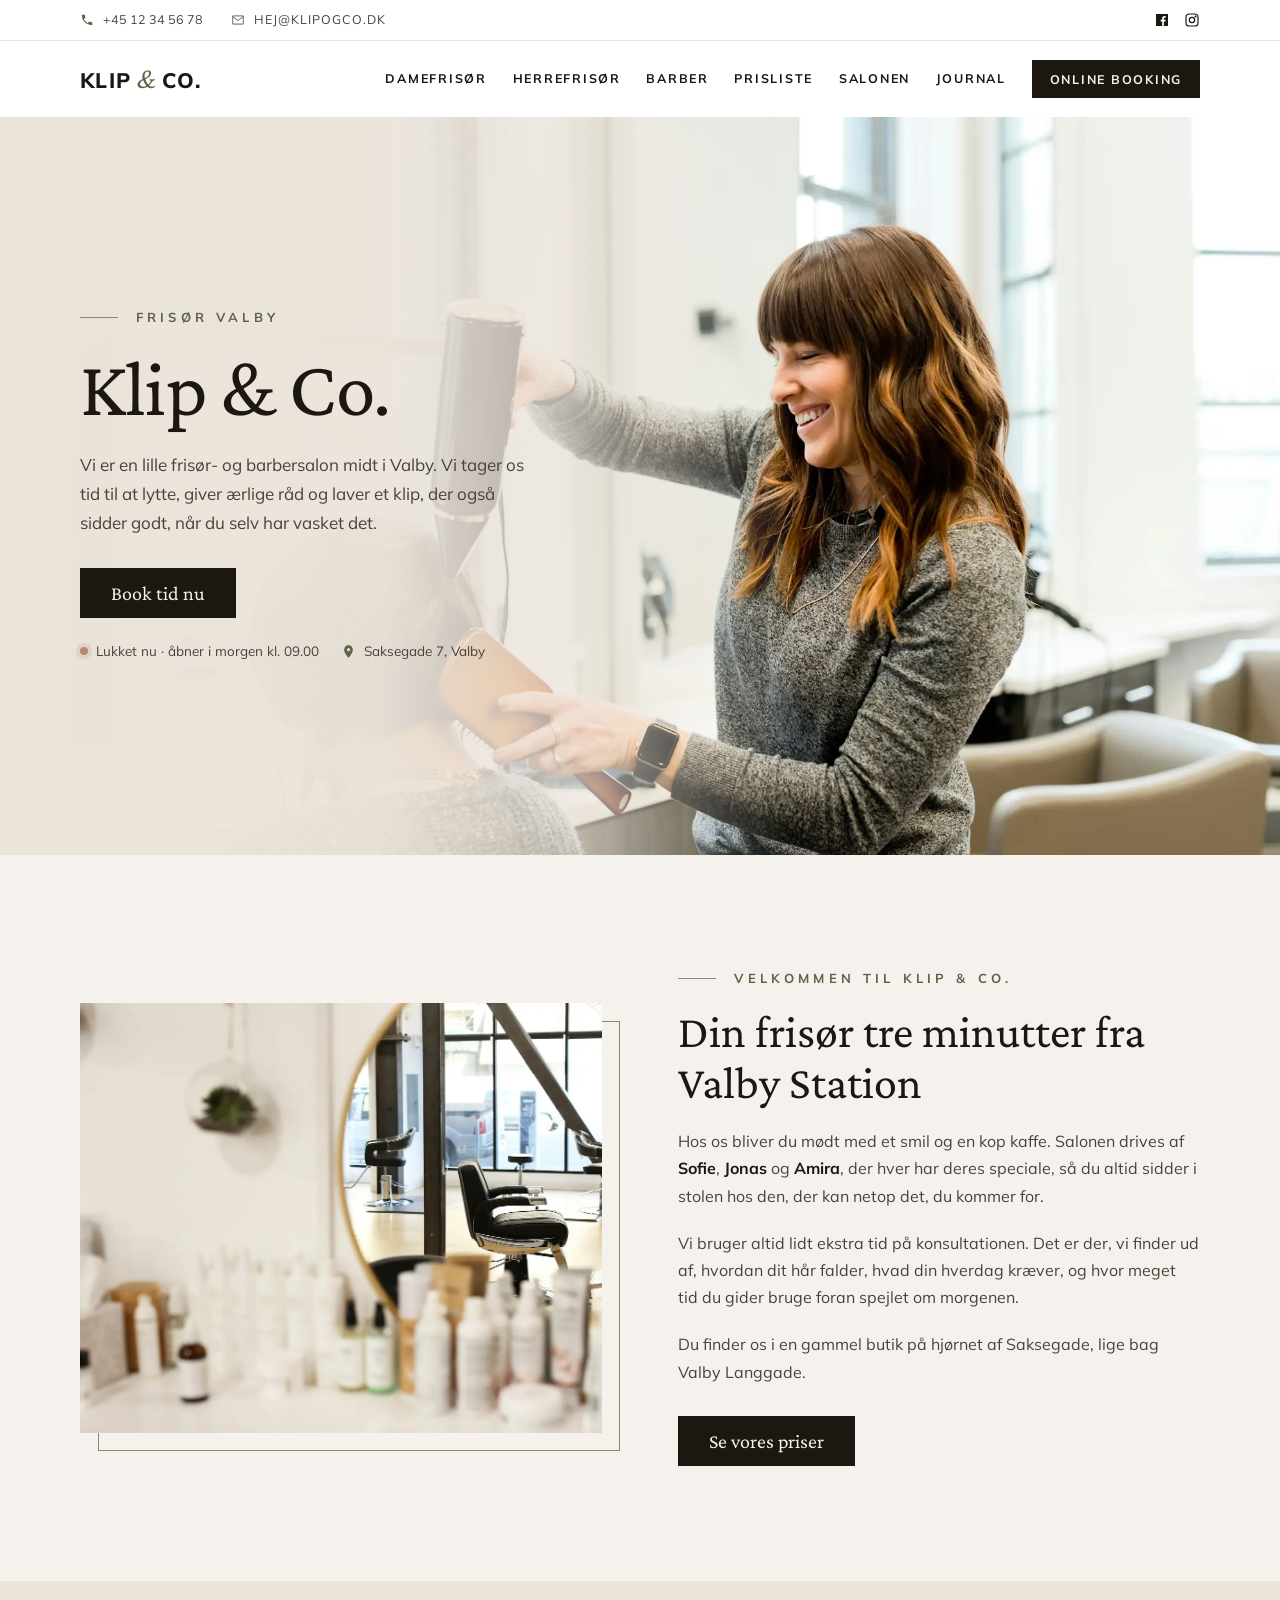
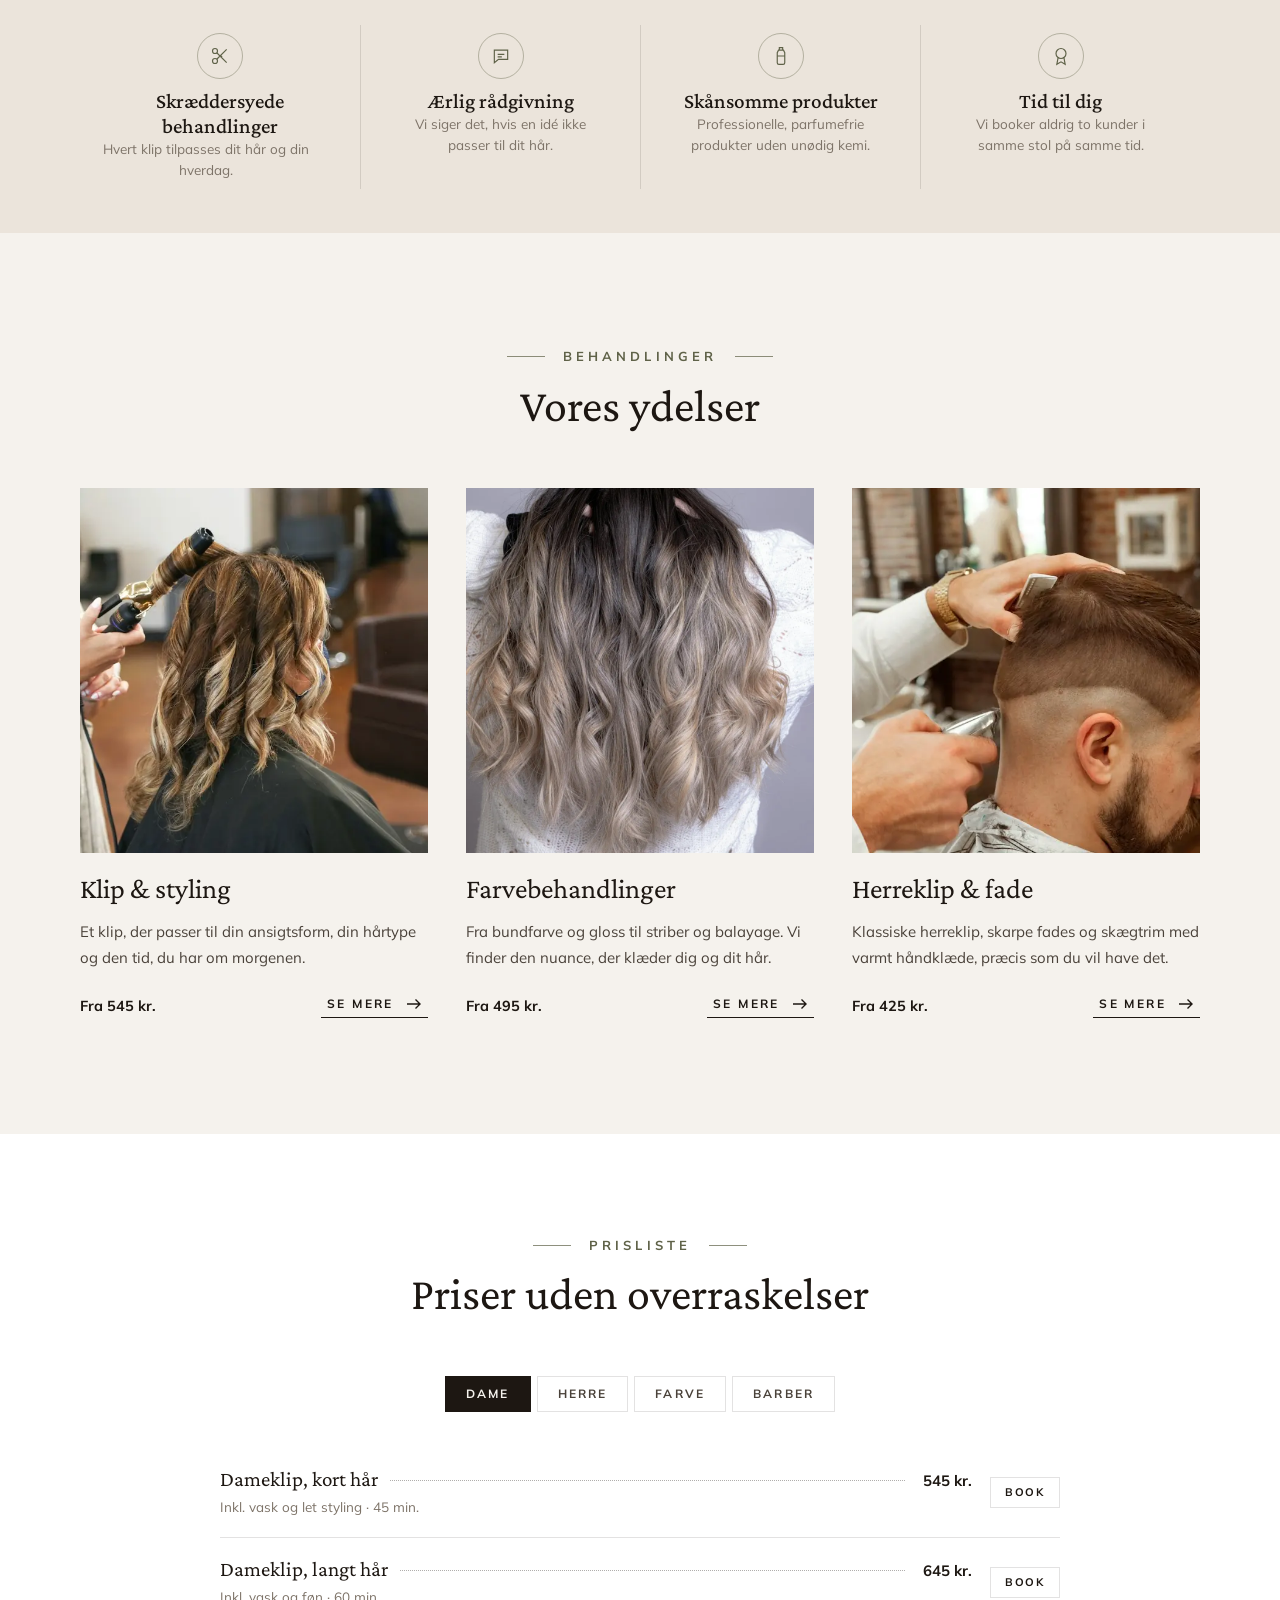
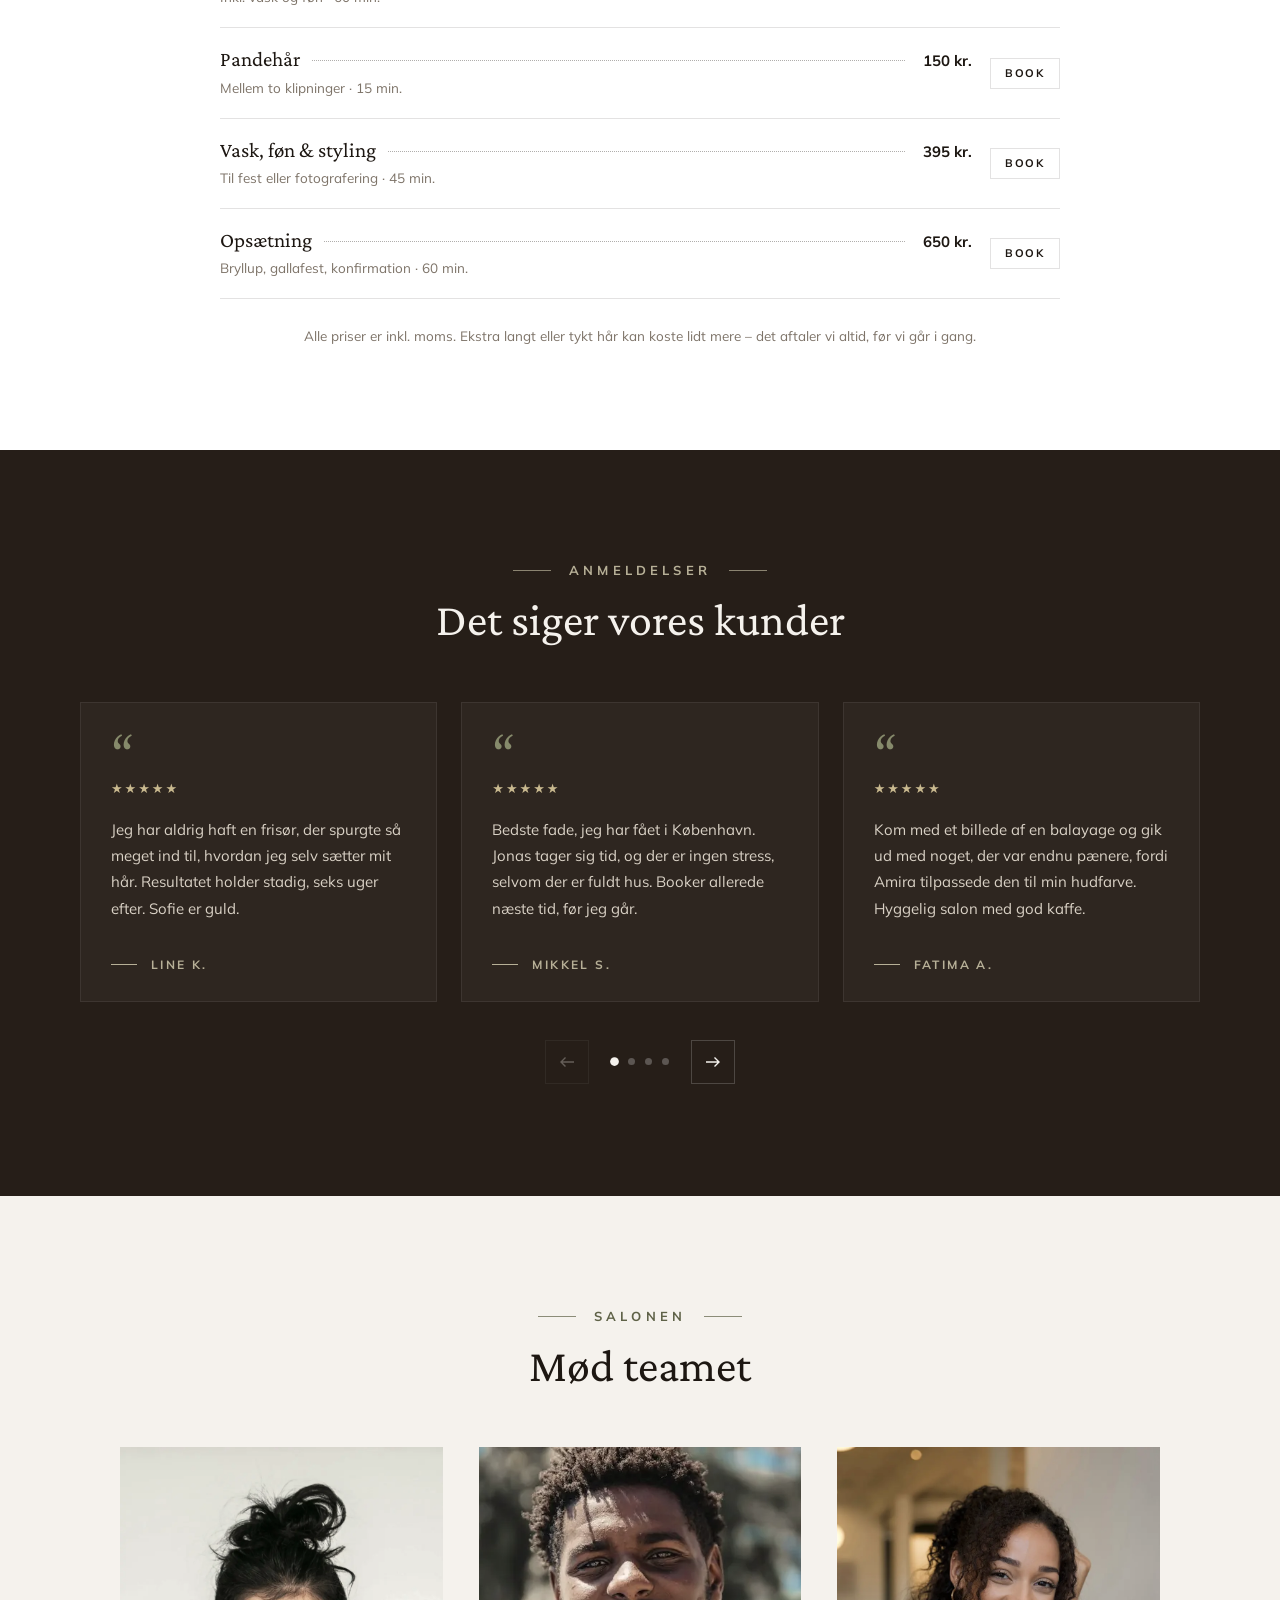
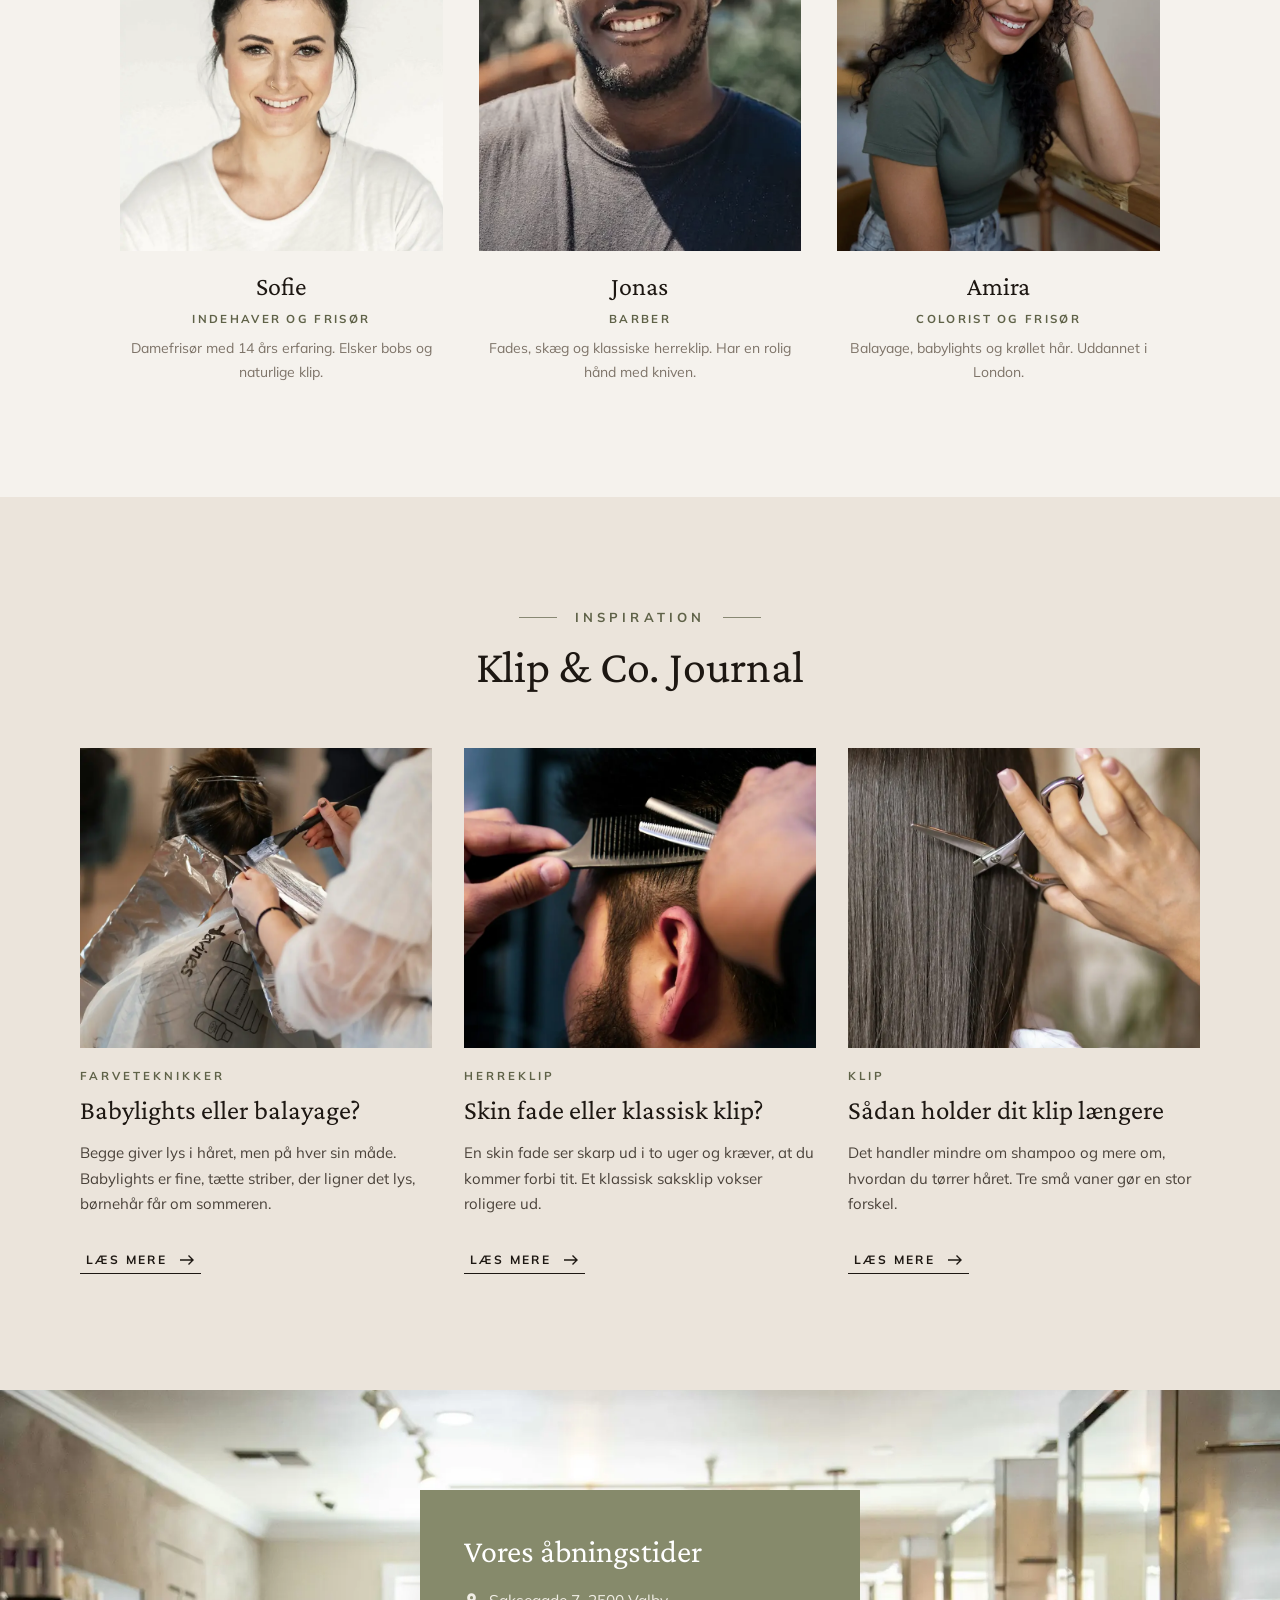
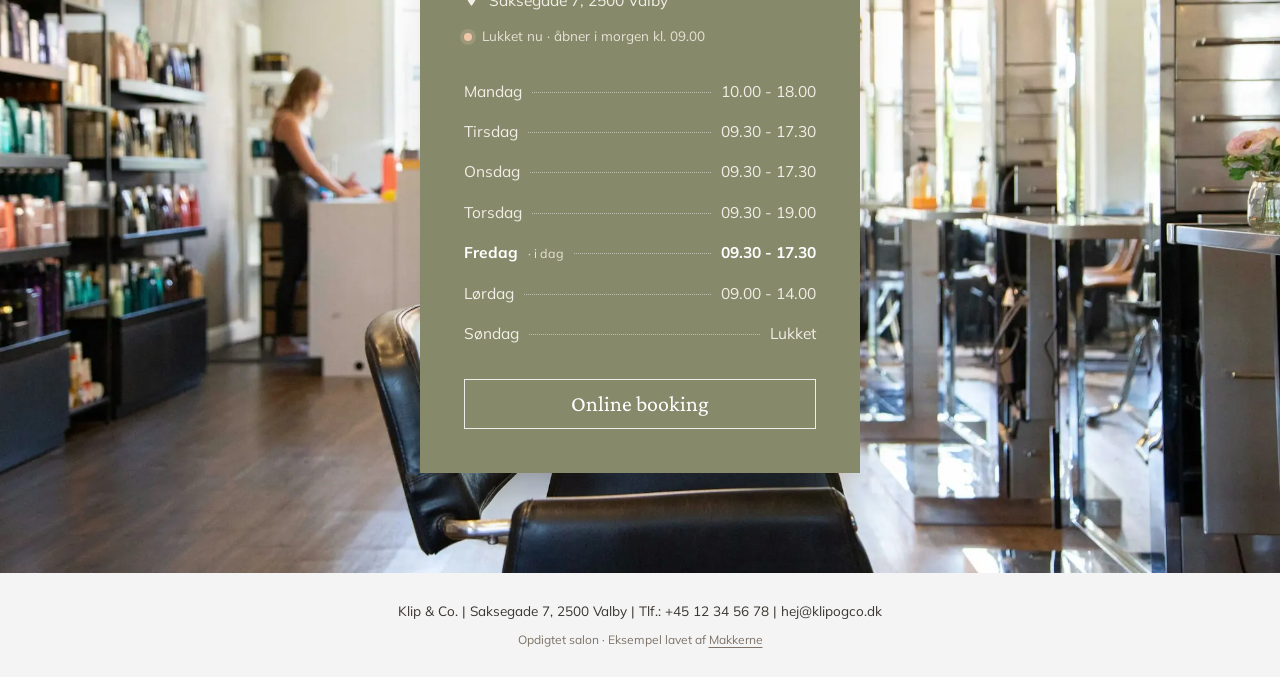
<file: examples/frisor/index.html>
<!doctype html>
<html lang="da">
<head>
<meta charset="utf-8">
<meta name="viewport" content="width=device-width, initial-scale=1, viewport-fit=cover">
<title>Klip &amp; Co. – frisør og barber i Valby (eksempel)</title>
<meta name="description" content="Klip &amp; Co. er en opdigtet frisørsalon og et eksempel på en hjemmeside lavet af Makkerne.">
<meta name="robots" content="noindex">
<link rel="preconnect" href="https://fonts.googleapis.com">
<link rel="preconnect" href="https://fonts.gstatic.com" crossorigin>
<link rel="stylesheet" href="https://fonts.googleapis.com/css2?family=Crimson+Pro:ital,wght@0,400;0,500;1,400&family=Mulish:wght@400;600;700;800&display=swap">
<link rel="preload" as="image" href="/examples/frisor/img/hero-foenning.webp">
<style>
:root {
  --cream: #f5f2ed;
  --sand: #ebe4db;
  --sand-2: #e3dacd;
  --olive: #868a6b;
  --olive-ink: #5f6248;
  --espresso: #261e18;
  --ink: #1d1712;
  --text: #4a423a;
  --muted: #7d7368;
  --line: rgba(29, 23, 18, .12);
  --white: #ffffff;
  --serif: "Crimson Pro", "Crimson Text", Georgia, serif;
  --sans: "Mulish", ui-sans-serif, system-ui, sans-serif;
  --wrap: 1200px;
  color-scheme: light;
}
* { box-sizing: border-box; }
html { scroll-behavior: smooth; -webkit-text-size-adjust: 100%; scroll-padding-top: 90px; }
@media (prefers-reduced-motion: reduce) { html { scroll-behavior: auto; } *, *::before, *::after { transition: none !important; animation: none !important; } }
body { margin: 0; background: var(--cream); color: var(--text); font: 400 16px/1.7 var(--sans); -webkit-font-smoothing: antialiased; overflow-x: hidden; }
img { display: block; max-width: 100%; }
a { color: inherit; }
h1, h2, h3, h4, p { margin: 0; }
button { font: inherit; color: inherit; }
:focus-visible { outline: 2px solid var(--olive-ink); outline-offset: 3px; }
.wrap { max-width: var(--wrap); margin-inline: auto; padding-inline: clamp(20px, 4vw, 40px); }
.sr-only { position: absolute; width: 1px; height: 1px; overflow: hidden; clip: rect(0 0 0 0); white-space: nowrap; }

/* Type */
.kicker { display: inline-flex; align-items: center; gap: 18px; font: 700 13px/1.3 var(--sans); letter-spacing: .32em; text-transform: uppercase; color: var(--olive-ink); }
.kicker::before, .kicker.both::after { content: ""; width: 38px; height: 1px; background: currentColor; opacity: .7; }
.h-xl { font: 400 clamp(46px, 6.2vw, 80px)/1.02 var(--serif); letter-spacing: -.01em; color: var(--ink); }
.h-lg { font: 400 clamp(32px, 3.6vw, 46px)/1.1 var(--serif); color: var(--ink); }
.h-md { font: 400 clamp(24px, 2.2vw, 30px)/1.15 var(--serif); color: var(--ink); }
.center { text-align: center; }
.sec-head { display: flex; flex-direction: column; align-items: center; gap: 16px; text-align: center; margin-bottom: clamp(36px, 5vw, 56px); }

/* Buttons */
.btn { display: inline-flex; align-items: center; justify-content: center; gap: 10px; min-height: 50px; padding: 12px 30px; background: var(--ink); color: var(--cream); border: 1px solid var(--ink); font: 400 20px/1 var(--serif); text-decoration: none; cursor: pointer; transition: background .2s ease, color .2s ease, border-color .2s ease; }
.btn:hover { background: var(--olive-ink); border-color: var(--olive-ink); }
.btn.ghost { background: transparent; color: var(--ink); }
.btn.ghost:hover { background: var(--ink); color: var(--cream); }
.btn.light { background: transparent; color: var(--white); border-color: rgba(255,255,255,.85); }
.btn.light:hover { background: var(--white); color: var(--ink); }
.btn svg, .more svg { width: 16px; height: 16px; flex: none; }
.more { display: inline-flex; align-items: center; gap: 12px; padding-bottom: 5px; border: 0; border-bottom: 1px solid currentColor; background: none; font: 700 12px/1 var(--sans); letter-spacing: .2em; text-transform: uppercase; color: var(--ink); text-decoration: none; cursor: pointer; }
.more svg { transition: transform .2s ease; }
.more:hover svg { transform: translateX(4px); }

/* Topbar */
.topbar { background: var(--white); border-bottom: 1px solid var(--line); font-size: 12.5px; }
.topbar .wrap { display: flex; align-items: center; justify-content: space-between; gap: 16px; min-height: 40px; }
.topbar .contact { display: flex; gap: 28px; }
.topbar a { display: inline-flex; align-items: center; gap: 9px; text-decoration: none; color: var(--text); }
.topbar a:hover { color: var(--ink); }
.topbar svg { width: 14px; height: 14px; color: var(--olive-ink); }
.topbar .social { display: flex; gap: 14px; }
.topbar .social svg { width: 16px; height: 16px; color: var(--ink); }
.topbar .mail { text-transform: uppercase; letter-spacing: .08em; }
@media (max-width: 760px) { .topbar .contact { flex-direction: column; gap: 2px; padding-block: 8px; } }

/* Header */
.header { position: sticky; top: 0; z-index: 40; background: rgba(255,255,255,.96); backdrop-filter: blur(10px); -webkit-backdrop-filter: blur(10px); transition: box-shadow .25s ease; }
.header.scrolled { box-shadow: 0 10px 30px -22px rgba(29,23,18,.45); }
.header .wrap { display: flex; align-items: center; justify-content: space-between; gap: 24px; height: 76px; }
.brand { display: inline-flex; align-items: baseline; gap: 6px; text-decoration: none; color: var(--ink); font: 800 21px/1 var(--sans); letter-spacing: .06em; text-transform: uppercase; white-space: nowrap; }
.brand i { font: italic 400 27px/1 var(--serif); letter-spacing: 0; text-transform: none; color: var(--olive-ink); }
.nav { display: flex; align-items: center; gap: clamp(16px, 2vw, 30px); }
.nav a { font: 700 12.5px/1 var(--sans); letter-spacing: .14em; text-transform: uppercase; text-decoration: none; color: var(--ink); padding-block: 8px; border-bottom: 1px solid transparent; transition: border-color .2s ease; }
.nav a:hover { border-color: var(--ink); }
.nav .nav-book { background: var(--ink); color: var(--cream); padding: 13px 18px; border: 0; }
.nav .nav-book:hover { background: var(--olive-ink); }
.burger { display: none; width: 40px; height: 40px; place-items: center; border: 0; background: none; cursor: pointer; color: var(--ink); }
.burger svg { width: 26px; height: 26px; }
@media (max-width: 1040px) { .nav { display: none; } .burger { display: grid; } .header .wrap { height: 64px; } .brand { font-size: 18px; } .brand i { font-size: 23px; } }

/* Drawer */
.drawer { position: fixed; inset: 0; z-index: 70; overflow: hidden; visibility: hidden; }
.drawer.open { visibility: visible; }
.drawer-scrim { position: absolute; inset: 0; border: 0; padding: 0; background: rgba(29,23,18,.4); opacity: 0; transition: opacity .25s ease; }
.drawer.open .drawer-scrim { opacity: 1; }
.drawer-panel { position: absolute; top: 0; right: 0; bottom: 0; width: min(400px, 100%); background: var(--cream); padding: 22px 28px 32px; display: flex; flex-direction: column; gap: 18px; transform: translateX(100%); transition: transform .3s cubic-bezier(.2,.7,.2,1); overflow-y: auto; }
.drawer.open .drawer-panel { transform: none; }
.drawer-top { display: flex; justify-content: space-between; align-items: center; }
.drawer nav { display: flex; flex-direction: column; }
.drawer nav a { font: 400 28px/1 var(--serif); color: var(--ink); text-decoration: none; padding: 16px 0; border-bottom: 1px solid var(--line); }
.drawer .btn { margin-top: 10px; }
.drawer .small { font-size: 14px; color: var(--muted); }

/* Hero */
.hero { position: relative; min-height: clamp(560px, 82vh, 760px); display: flex; align-items: center; overflow: hidden; background: var(--sand); isolation: isolate; }
.hero-img { position: absolute; inset: 0; z-index: -2; }
.hero-img img { width: 100%; height: 100%; object-fit: cover; object-position: 70% 35%; }
.hero::before { content: ""; position: absolute; inset: 0; z-index: -1; background: linear-gradient(90deg, var(--sand) 0%, rgba(235,228,219,.97) 30%, rgba(235,228,219,.75) 44%, rgba(235,228,219,0) 62%); }
.hero-copy { max-width: 520px; display: flex; flex-direction: column; align-items: flex-start; gap: 22px; padding-block: 64px; }
.hero-copy p { font-size: 17px; max-width: 46ch; color: var(--text); }
.hero-copy .btn { margin-top: 8px; }
.hero-meta { display: flex; flex-wrap: wrap; gap: 8px 22px; font-size: 13.5px; color: var(--text); }
.hero-meta span { display: inline-flex; align-items: center; gap: 8px; }
.hero-meta svg { width: 15px; height: 15px; color: var(--olive-ink); }
.status-dot { width: 8px; height: 8px; border-radius: 50%; background: #9aa07c; box-shadow: 0 0 0 4px rgba(134,138,107,.2); }
.status-dot.closed { background: #b98a6d; box-shadow: 0 0 0 4px rgba(185,138,109,.2); }
@media (max-width: 760px) {
  .hero { min-height: 640px; align-items: flex-end; background: var(--espresso); }
  .hero-img img { object-position: 62% 30%; }
  .hero::before { background: linear-gradient(180deg, rgba(29,23,18,.05) 0%, rgba(29,23,18,.35) 45%, rgba(29,23,18,.86) 78%); }
  .hero-copy { align-items: center; text-align: center; margin-inline: auto; padding-block: 48px 40px; gap: 16px; }
  .hero-copy .kicker { color: #e8e1d6; }
  .hero-copy .kicker::after { content: ""; width: 38px; height: 1px; background: currentColor; opacity: .7; }
  .hero-copy .h-xl { color: var(--white); font-size: 48px; }
  .hero-copy p { color: #ece6dd; font-size: 15.5px; }
  .hero-copy .btn { background: var(--cream); color: var(--ink); border-color: var(--cream); }
  .hero-meta { justify-content: center; color: #e8e1d6; }
  .hero-meta svg { color: #d8d2c4; }
}

/* Welcome */
.welcome { padding-block: clamp(64px, 9vw, 120px); }
.welcome .grid { display: grid; grid-template-columns: 1fr 1fr; gap: clamp(32px, 6vw, 80px); align-items: center; }
.welcome figure { margin: 0; position: relative; }
.welcome figure img { width: 100%; height: auto; aspect-ratio: 4 / 3.3; object-fit: cover; }
.welcome figure::after { content: ""; position: absolute; inset: 18px -18px -18px 18px; border: 1px solid var(--olive); z-index: -1; }
.welcome .copy { display: flex; flex-direction: column; align-items: flex-start; gap: 20px; }
.welcome .copy p { max-width: 54ch; }
.welcome .copy b { color: var(--ink); font-weight: 700; }
.welcome .copy .btn { margin-top: 10px; }
@media (max-width: 860px) { .welcome .grid { grid-template-columns: 1fr; } .welcome figure::after { inset: 12px -10px -12px 10px; } }

/* USP band */
.usp { background: var(--sand); }
.usp .wrap { display: grid; grid-template-columns: repeat(4, 1fr); padding-block: 44px; }
.usp-item { display: flex; flex-direction: column; align-items: center; text-align: center; gap: 10px; padding: 8px 22px; }
.usp-item + .usp-item { border-left: 1px solid var(--line); }
.usp-ico { width: 46px; height: 46px; border-radius: 50%; border: 1px solid rgba(95,98,72,.4); display: grid; place-items: center; color: var(--olive-ink); }
.usp-ico svg { width: 20px; height: 20px; }
.usp h3 { font: 500 21px/1.2 var(--serif); color: var(--ink); }
.usp p { font-size: 13.5px; line-height: 1.55; color: var(--muted); max-width: 26ch; }
@media (max-width: 900px) {
  .usp .wrap { grid-template-columns: 1fr; padding-block: 10px; }
  .usp-item { flex-direction: row; text-align: left; align-items: center; gap: 16px; padding: 18px 0; }
  .usp-item + .usp-item { border-left: 0; border-top: 1px solid var(--line); }
  .usp-ico { flex: none; }
  .usp p { max-width: none; }
}

/* Services */
.services { padding-block: clamp(72px, 9vw, 120px); }
.svc-grid { display: grid; grid-template-columns: repeat(3, 1fr); gap: clamp(20px, 3vw, 40px); }
.svc { display: flex; flex-direction: column; gap: 14px; }
.svc figure { margin: 0 0 6px; overflow: hidden; }
.svc img { width: 100%; height: auto; aspect-ratio: 4 / 4.2; object-fit: cover; transition: transform .7s cubic-bezier(.2,.7,.2,1); }
.svc:hover img { transform: scale(1.035); }
.svc p { font-size: 15px; color: var(--text); }
.svc .foot { margin-top: auto; padding-top: 10px; display: flex; justify-content: space-between; align-items: center; }
.svc .price { font-size: 14.5px; font-weight: 700; color: var(--ink); }
@media (max-width: 860px) {
  .svc-grid { grid-template-columns: 1fr; gap: 0; }
  .svc { display: grid; grid-template-columns: 110px 1fr; gap: 6px 18px; padding: 22px 0; border-bottom: 1px solid var(--line); }
  .svc figure { grid-row: span 3; margin: 0; }
  .svc img { aspect-ratio: 1 / 1.15; }
  .svc .h-md { font-size: 24px; }
  .svc p { font-size: 14px; }
  .svc .foot { padding-top: 4px; }
}

/* Prices */
.prices { padding-block: clamp(64px, 8vw, 104px); background: var(--white); }
.prices .wrap { max-width: 920px; }
.tabs { display: flex; justify-content: center; gap: 6px; flex-wrap: wrap; margin-bottom: 36px; }
.tab { padding: 11px 20px; border: 1px solid var(--line); background: transparent; font: 700 12px/1 var(--sans); letter-spacing: .18em; text-transform: uppercase; color: var(--text); cursor: pointer; transition: all .2s ease; }
.tab:hover { border-color: var(--ink); color: var(--ink); }
.tab[aria-selected="true"] { background: var(--ink); border-color: var(--ink); color: var(--cream); }
.price-panel[hidden] { display: none; }
.price-row { display: grid; grid-template-columns: 1fr auto auto; align-items: baseline; gap: 4px 18px; padding: 18px 0; border-bottom: 1px solid var(--line); }
.price-row .name { display: flex; align-items: baseline; gap: 12px; min-width: 0; font: 400 21px/1.25 var(--serif); color: var(--ink); }
.price-row .name::after { content: ""; flex: 1; min-width: 20px; border-bottom: 1px dotted rgba(29,23,18,.35); transform: translateY(-5px); }
.price-row .desc { grid-column: 1; font-size: 13.5px; color: var(--muted); }
.price-row .amt { grid-row: 1; grid-column: 2; font: 700 15px/1 var(--sans); color: var(--ink); white-space: nowrap; }
.price-row .book { grid-row: 1 / span 2; grid-column: 3; align-self: center; padding: 9px 14px; border: 1px solid var(--line); background: none; font: 700 11px/1 var(--sans); letter-spacing: .16em; text-transform: uppercase; color: var(--ink); cursor: pointer; transition: all .2s ease; }
.price-row .book:hover { background: var(--ink); color: var(--cream); border-color: var(--ink); }
.prices .note { margin-top: 26px; text-align: center; font-size: 13.5px; color: var(--muted); }
@media (max-width: 560px) {
  .price-row { grid-template-columns: 1fr auto; }
  .price-row .name { font-size: 19px; }
  .price-row .book { grid-row: 2; grid-column: 2; justify-self: end; padding: 8px 12px; }
  .price-row .desc { grid-row: 2; grid-column: 1; align-self: center; }
}

/* Reviews */
.reviews { background: var(--espresso); color: #d9d1c5; padding-block: clamp(72px, 9vw, 112px); }
.reviews .kicker { color: #b7b097; }
.reviews .h-lg { color: var(--cream); }
.carousel { position: relative; }
.track { display: grid; grid-auto-flow: column; grid-auto-columns: calc((100% - 48px) / 3); gap: 24px; overflow-x: auto; scroll-snap-type: x mandatory; scrollbar-width: none; padding-bottom: 4px; }
.track::-webkit-scrollbar { display: none; }
.track > * { scroll-snap-align: start; }
.review { margin: 0; background: rgba(255,255,255,.035); border: 1px solid rgba(255,255,255,.07); padding: 34px 30px 30px; display: flex; flex-direction: column; gap: 18px; min-height: 300px; }
.review .q { font: 400 54px/.6 var(--serif); color: var(--olive); height: 22px; }
.review p { font-size: 15px; line-height: 1.75; color: #d9d1c5; }
.review .who { margin-top: auto; display: flex; align-items: center; gap: 14px; font: 700 12px/1 var(--sans); letter-spacing: .2em; text-transform: uppercase; color: #b7b097; }
.review .who::before { content: ""; width: 26px; height: 1px; background: currentColor; }
.review .stars { color: #c9b98f; letter-spacing: .15em; font-size: 13px; }
.car-ctrl { display: flex; justify-content: center; align-items: center; gap: 22px; margin-top: 34px; }
.arrow { width: 44px; height: 44px; display: grid; place-items: center; border: 1px solid rgba(255,255,255,.18); background: none; color: var(--cream); cursor: pointer; transition: all .2s ease; }
.arrow:hover:not(:disabled) { background: var(--cream); color: var(--ink); }
.arrow:disabled { opacity: .3; cursor: default; }
.arrow svg { width: 16px; height: 16px; }
.dots { display: flex; gap: 10px; }
.dots button { width: 7px; height: 7px; padding: 0; border-radius: 50%; border: 0; background: rgba(255,255,255,.25); cursor: pointer; transition: background .2s ease, transform .2s ease; }
.dots button[aria-current="true"] { background: var(--cream); transform: scale(1.25); }
.light-ctrl .arrow { border-color: var(--line); color: var(--ink); }
.light-ctrl .arrow:hover:not(:disabled) { background: var(--ink); color: var(--cream); }
.light-ctrl .dots button { background: rgba(29,23,18,.2); }
.light-ctrl .dots button[aria-current="true"] { background: var(--ink); }
@media (max-width: 900px) { .track { grid-auto-columns: 86%; gap: 16px; } }

/* Team */
.team { padding-block: clamp(72px, 9vw, 112px); }
.team-grid { display: grid; grid-template-columns: repeat(3, 1fr); gap: clamp(18px, 3vw, 36px); max-width: 1040px; margin-inline: auto; }
.member { text-align: center; }
.member figure { position: relative; margin: 0 0 22px; overflow: hidden; background: var(--sand); }
.member img { width: 100%; height: auto; aspect-ratio: 4 / 5; object-fit: cover; filter: saturate(.85) sepia(.06); transition: transform .7s cubic-bezier(.2,.7,.2,1); }
.member:hover img { transform: scale(1.03); }
.member .book-me { position: absolute; left: 16px; right: 16px; bottom: 16px; padding: 13px; border: 0; background: rgba(245,242,237,.94); font: 700 11.5px/1 var(--sans); letter-spacing: .18em; text-transform: uppercase; color: var(--ink); cursor: pointer; opacity: 0; transform: translateY(8px); transition: all .25s ease; }
.member:hover .book-me, .member .book-me:focus-visible { opacity: 1; transform: none; }
.member h3 { font: 400 26px/1.1 var(--serif); color: var(--ink); }
.member .role { margin-top: 10px; font: 700 11.5px/1.4 var(--sans); letter-spacing: .2em; text-transform: uppercase; color: var(--olive-ink); }
.member .spec { margin-top: 10px; font-size: 14px; color: var(--muted); }
@media (hover: none) { .member .book-me { opacity: 1; transform: none; } }
@media (max-width: 760px) { .team-grid { grid-template-columns: 1fr 1fr; } .team-grid .member:last-child { grid-column: 1 / -1; max-width: 50%; margin-inline: auto; } .member h3 { font-size: 22px; } .member .spec { display: none; } .member .book-me { font-size: 10px; left: 8px; right: 8px; bottom: 8px; padding: 10px 4px; letter-spacing: .12em; } }

/* Journal */
.journal { background: var(--sand); padding-block: clamp(72px, 9vw, 112px); }
.journal .track { grid-auto-columns: calc((100% - 64px) / 3); gap: 32px; }
.post { display: flex; flex-direction: column; gap: 14px; }
.post figure { margin: 0 0 8px; overflow: hidden; }
.post img { width: 100%; height: auto; aspect-ratio: 4 / 3.4; object-fit: cover; transition: transform .7s cubic-bezier(.2,.7,.2,1); }
.post:hover img { transform: scale(1.035); }
.post .cat { font: 700 11.5px/1 var(--sans); letter-spacing: .26em; text-transform: uppercase; color: var(--olive-ink); }
.post .h-md { font-size: 27px; }
.post p { font-size: 15px; }
.post .extra { display: grid; grid-template-rows: 0fr; transition: grid-template-rows .35s ease; }
.post .extra > div { overflow: hidden; display: flex; flex-direction: column; gap: 10px; }
.post.open .extra { grid-template-rows: 1fr; }
.post .more { align-self: flex-start; margin-top: 6px; }
.post.open .more svg { transform: rotate(90deg); }
@media (max-width: 900px) { .journal .track { grid-auto-columns: 86%; gap: 18px; } }

/* Hours */
.hours { position: relative; padding-block: clamp(56px, 8vw, 100px); isolation: isolate; }
.hours-bg { position: absolute; inset: 0; z-index: -1; }
.hours-bg img { width: 100%; height: 100%; object-fit: cover; }
.hours-card { max-width: 440px; margin-inline: auto; background: var(--olive); color: #f1eee6; padding: clamp(30px, 4vw, 44px); box-shadow: 0 40px 60px -40px rgba(29,23,18,.6); }
.hours-card h2 { font: 400 32px/1.1 var(--serif); color: var(--white); }
.hours-card .addr { display: flex; align-items: center; gap: 10px; margin-top: 18px; font-size: 15.5px; }
.hours-card .addr svg { width: 15px; height: 15px; flex: none; }
.hours-card .live { display: inline-flex; align-items: center; gap: 10px; margin-top: 12px; font-size: 13.5px; color: #e6e2d4; }
.hours-card .live .status-dot { background: #dfe4c3; box-shadow: 0 0 0 4px rgba(223,228,195,.22); }
.hours-card .live .status-dot.closed { background: #f0c6a8; box-shadow: 0 0 0 4px rgba(240,198,168,.2); }
.hours-card dl { margin: 22px 0 26px; }
.hours-card .day { display: flex; align-items: baseline; gap: 10px; padding: 7px 0; font-size: 15.5px; }
.hours-card .day dt { flex: 1; display: flex; align-items: baseline; gap: 10px; }
.hours-card .day dt::after { content: ""; flex: 1; border-bottom: 1px dotted rgba(255,255,255,.45); transform: translateY(-4px); }
.hours-card .day dt small { font-weight: 400; font-size: 12.5px; color: #e6e2d4; }
.hours-card .day dd { margin: 0; flex: none; }
.hours-card .day.today { font-weight: 700; color: var(--white); }
.hours-card .btn { width: 100%; font-size: 22px; }
@media (max-width: 760px) { .hours { padding-block: 0; } .hours-bg { position: relative; height: 260px; } .hours-card { max-width: none; box-shadow: none; } }

/* Footer */
.footer { background: #f4f4f4; color: #3a3530; font-size: 13.5px; padding-block: 26px; text-align: center; line-height: 1.8; }
.footer a { text-decoration: none; white-space: nowrap; }
.footer a:hover { text-decoration: underline; text-underline-offset: 3px; }
.footer .made { display: block; margin-top: 6px; font-size: 12px; color: var(--muted); }
.footer .made a { text-decoration: underline; text-underline-offset: 3px; }
@media (max-width: 760px) { .footer { padding-bottom: 104px; } }

/* Mobile sticky booking bar */
.sticky-book { position: fixed; z-index: 35; left: 0; right: 0; bottom: 0; display: none; gap: 10px; padding: 10px 12px calc(10px + env(safe-area-inset-bottom)); background: var(--olive); transition: transform .3s ease; }
.sticky-book.hide { transform: translateY(110%); }
.sticky-book .ring { flex: none; width: 54px; display: grid; place-items: center; gap: 2px; padding: 6px 0; border: 1px solid rgba(255,255,255,.6); color: var(--white); text-decoration: none; font: 700 9.5px/1 var(--sans); letter-spacing: .18em; text-transform: uppercase; }
.sticky-book .ring svg { width: 16px; height: 16px; }
.sticky-book .go { flex: 1; display: flex; align-items: center; justify-content: center; gap: 10px; border: 0; background: var(--cream); color: var(--ink); font: 400 19px/1 var(--serif); cursor: pointer; min-height: 52px; }
.sticky-book .go svg { width: 16px; height: 16px; }
@media (max-width: 760px) { .sticky-book { display: flex; } }

/* Booking dialog */
dialog.booking { width: min(640px, calc(100% - 24px)); max-height: calc(100dvh - 32px); padding: 0; border: 0; background: var(--cream); color: var(--text); box-shadow: 0 50px 100px -40px rgba(29,23,18,.55); }
dialog.booking[open] { display: flex; flex-direction: column; animation: pop .28s cubic-bezier(.2,.7,.2,1); }
@keyframes pop { from { opacity: 0; transform: translateY(14px); } to { opacity: 1; transform: none; } }
dialog.booking::backdrop { background: rgba(29,23,18,.5); }
.bk-head { display: flex; align-items: center; justify-content: space-between; gap: 16px; padding: 22px 26px 18px; border-bottom: 1px solid var(--line); background: var(--white); }
.bk-head h2 { font: 400 28px/1 var(--serif); color: var(--ink); }
.bk-steps { display: flex; gap: 6px; margin-top: 12px; }
.bk-steps span { width: 34px; height: 3px; background: var(--sand-2); transition: background .25s ease; }
.bk-steps span.on { background: var(--olive-ink); }
.x { width: 40px; height: 40px; display: grid; place-items: center; border: 0; background: none; cursor: pointer; color: var(--ink); }
.x svg { width: 20px; height: 20px; }
.bk-body { padding: 22px 26px; overflow-y: auto; flex: 1; }
.bk-label { font: 700 12px/1 var(--sans); letter-spacing: .2em; text-transform: uppercase; color: var(--olive-ink); margin: 4px 0 14px; }
.bk-label:not(:first-child) { margin-top: 24px; }
.opt-list { display: grid; gap: 8px; }
.opt { display: flex; align-items: center; justify-content: space-between; gap: 14px; width: 100%; padding: 14px 16px; text-align: left; border: 1px solid var(--line); background: var(--white); cursor: pointer; transition: border-color .15s ease, background .15s ease; }
.opt:hover { border-color: rgba(29,23,18,.4); }
.opt[aria-pressed="true"] { border-color: var(--ink); box-shadow: inset 0 0 0 1px var(--ink); }
.opt b { display: block; font: 400 19px/1.2 var(--serif); color: var(--ink); }
.opt small { font-size: 13px; color: var(--muted); }
.opt .r { font-weight: 700; color: var(--ink); white-space: nowrap; font-size: 14.5px; }
.opt .av { width: 44px; height: 44px; border-radius: 50%; object-fit: cover; flex: none; }
.opt .l { display: flex; align-items: center; gap: 14px; }
.opt .any { width: 44px; height: 44px; border-radius: 50%; background: var(--sand); display: grid; place-items: center; color: var(--olive-ink); flex: none; }
.opt .any svg { width: 20px; height: 20px; }
.cat-title { margin: 18px 0 8px; font: 700 11.5px/1 var(--sans); letter-spacing: .2em; text-transform: uppercase; color: var(--muted); }
.cat-title:first-child { margin-top: 0; }
.days { display: grid; grid-auto-flow: column; grid-auto-columns: 74px; gap: 8px; overflow-x: auto; padding-bottom: 6px; scrollbar-width: thin; }
.dayb { display: flex; flex-direction: column; align-items: center; gap: 2px; padding: 10px 4px; border: 1px solid var(--line); background: var(--white); cursor: pointer; }
.dayb small { font: 700 10.5px/1.2 var(--sans); letter-spacing: .12em; text-transform: uppercase; color: var(--muted); }
.dayb b { font: 400 26px/1 var(--serif); color: var(--ink); }
.dayb:disabled { opacity: .38; cursor: not-allowed; background: transparent; }
.dayb[aria-pressed="true"] { background: var(--ink); border-color: var(--ink); }
.dayb[aria-pressed="true"] small, .dayb[aria-pressed="true"] b { color: var(--cream); }
.slots { display: grid; grid-template-columns: repeat(auto-fill, minmax(78px, 1fr)); gap: 8px; }
.slot { padding: 11px 0; border: 1px solid var(--line); background: var(--white); font: 600 14px/1 var(--sans); color: var(--ink); cursor: pointer; }
.slot:hover:not(:disabled) { border-color: var(--ink); }
.slot:disabled { text-decoration: line-through; color: #b3aa9f; background: transparent; cursor: not-allowed; }
.slot[aria-pressed="true"] { background: var(--ink); color: var(--cream); border-color: var(--ink); }
.empty { font-size: 14px; color: var(--muted); padding: 12px 0; }
.summary { background: var(--white); border: 1px solid var(--line); padding: 6px 20px; }
.summary div { display: flex; justify-content: space-between; gap: 16px; padding: 14px 0; border-bottom: 1px solid var(--line); font-size: 15px; }
.summary div:last-child { border-bottom: 0; }
.summary dt { color: var(--muted); }
.summary dd { margin: 0; text-align: right; color: var(--ink); font-weight: 700; }
.bk-note { margin-top: 16px; font-size: 13px; color: var(--muted); font-style: italic; }
.done { text-align: center; padding: 24px 0 8px; display: flex; flex-direction: column; align-items: center; gap: 14px; }
.done .tick { width: 64px; height: 64px; border-radius: 50%; background: var(--olive); color: var(--white); display: grid; place-items: center; }
.done .tick svg { width: 28px; height: 28px; }
.done h3 { font: 400 32px/1.1 var(--serif); color: var(--ink); }
.done p { max-width: 40ch; }
.bk-foot { display: flex; justify-content: space-between; align-items: center; gap: 12px; padding: 16px 26px calc(16px + env(safe-area-inset-bottom)); border-top: 1px solid var(--line); background: var(--white); }
.bk-foot .back { border: 0; background: none; font: 700 12px/1 var(--sans); letter-spacing: .18em; text-transform: uppercase; color: var(--ink); cursor: pointer; padding: 12px 0; }
.bk-foot .back[hidden] { display: block; visibility: hidden; }
.bk-foot .sel { font-size: 13.5px; color: var(--muted); text-align: right; flex: 1; min-width: 0; overflow: hidden; text-overflow: ellipsis; white-space: nowrap; }
.bk-foot .btn { min-height: 46px; padding: 10px 24px; font-size: 19px; }
.bk-foot .btn:disabled { opacity: .35; cursor: not-allowed; background: var(--ink); border-color: var(--ink); }
@media (max-width: 560px) {
  dialog.booking { width: 100%; max-width: 100%; max-height: 100dvh; height: 100dvh; margin: 0; }
  .bk-head, .bk-body, .bk-foot { padding-inline: 18px; }
  .bk-foot .sel { display: none; }
}

/* Reveal */
.reveal { opacity: 0; transform: translateY(18px); transition: opacity .8s ease, transform .8s cubic-bezier(.2,.7,.2,1); }
.reveal.in { opacity: 1; transform: none; }
</style>
</head>
<body>

<svg width="0" height="0" style="position:absolute" aria-hidden="true">
  <symbol id="i-arrow" viewBox="0 0 16 16"><path d="M1 8h13M9.5 3.5 14 8l-4.5 4.5" fill="none" stroke="currentColor" stroke-width="1.4"/></symbol>
  <symbol id="i-left" viewBox="0 0 16 16"><path d="M15 8H2M6.5 3.5 2 8l4.5 4.5" fill="none" stroke="currentColor" stroke-width="1.4"/></symbol>
  <symbol id="i-phone" viewBox="0 0 24 24"><path d="M6.6 10.8a15.1 15.1 0 0 0 6.6 6.6l2.2-2.2c.3-.3.7-.4 1-.2 1.1.4 2.3.6 3.6.6.6 0 1 .4 1 1V20c0 .6-.4 1-1 1A17 17 0 0 1 3 4c0-.6.4-1 1-1h3.5c.6 0 1 .4 1 1 0 1.3.2 2.5.6 3.6.1.3 0 .7-.2 1z" fill="currentColor"/></symbol>
  <symbol id="i-mail" viewBox="0 0 24 24"><path d="M3 5h18v14H3z M3 6l9 7 9-7" fill="none" stroke="currentColor" stroke-width="1.6"/></symbol>
  <symbol id="i-pin" viewBox="0 0 24 24"><path d="M12 2a7 7 0 0 0-7 7c0 5.2 7 13 7 13s7-7.8 7-13a7 7 0 0 0-7-7zm0 9.5A2.5 2.5 0 1 1 12 6.5a2.5 2.5 0 0 1 0 5z" fill="currentColor"/></symbol>
  <symbol id="i-close" viewBox="0 0 24 24"><path d="M5 5l14 14M19 5 5 19" fill="none" stroke="currentColor" stroke-width="1.5"/></symbol>
  <symbol id="i-scissors" viewBox="0 0 24 24"><g fill="none" stroke="currentColor" stroke-width="1.4"><circle cx="6" cy="6" r="3"/><circle cx="6" cy="18" r="3"/><path d="M8.1 8.1 20 20M8.1 15.9 20 4M14.5 12l-1.2 1.2"/></g></symbol>
  <symbol id="i-chat" viewBox="0 0 24 24"><path d="M4 5h16v11H9l-5 4z M8 10h8M8 13h5" fill="none" stroke="currentColor" stroke-width="1.4"/></symbol>
  <symbol id="i-bottle" viewBox="0 0 24 24"><path d="M10 2h4v3h-4z M9 5h6l1.5 3v12a2 2 0 0 1-2 2h-5a2 2 0 0 1-2-2V8z M7.5 12h9" fill="none" stroke="currentColor" stroke-width="1.4"/></symbol>
  <symbol id="i-award" viewBox="0 0 24 24"><g fill="none" stroke="currentColor" stroke-width="1.4"><circle cx="12" cy="9" r="6"/><path d="M8.5 14 7 22l5-3 5 3-1.5-8"/></g></symbol>
  <symbol id="i-user" viewBox="0 0 24 24"><g fill="none" stroke="currentColor" stroke-width="1.5"><circle cx="12" cy="8" r="4"/><path d="M4 21c1.2-4.2 4.3-6 8-6s6.8 1.8 8 6"/></g></symbol>
  <symbol id="i-check" viewBox="0 0 24 24"><path d="M4 12.5 9.5 18 20 6" fill="none" stroke="currentColor" stroke-width="2"/></symbol>
  <symbol id="i-clock" viewBox="0 0 24 24"><g fill="none" stroke="currentColor" stroke-width="1.6"><circle cx="12" cy="12" r="9"/><path d="M12 7v5l3 2"/></g></symbol>
</svg>

<div class="topbar">
  <div class="wrap">
    <div class="contact">
      <a href="#" data-fake><svg><use href="#i-phone"/></svg>+45 12 34 56 78</a>
      <a href="#" data-fake class="mail"><svg><use href="#i-mail"/></svg>hej@klipogco.dk</a>
    </div>
    <div class="social">
      <a href="#" data-fake aria-label="Facebook (eksempel)"><svg viewBox="0 0 24 24"><path fill="currentColor" d="M3 3h18v18h-6.2v-6.7h2.3l.4-2.7h-2.7V9.9c0-.8.3-1.3 1.4-1.3h1.4V6.2c-.3 0-1.1-.1-2-.1-2 0-3.3 1.2-3.3 3.4v2.1H10v2.7h2.3V21H3z"/></svg></a>
      <a href="#" data-fake aria-label="Instagram (eksempel)"><svg viewBox="0 0 24 24" fill="none" stroke="currentColor" stroke-width="1.8"><rect x="3" y="3" width="18" height="18" rx="5"/><circle cx="12" cy="12" r="4"/><circle cx="17.3" cy="6.7" r=".6" fill="currentColor"/></svg></a>
    </div>
  </div>
</div>

<header class="header" id="header">
  <div class="wrap">
    <a class="brand" href="#top" aria-label="Klip &amp; Co. – til forsiden">Klip <i>&amp;</i> Co.</a>
    <nav class="nav" aria-label="Hovedmenu">
      <a href="#ydelser">Damefrisør</a>
      <a href="#ydelser">Herrefrisør</a>
      <a href="#priser" data-tab-link="barber">Barber</a>
      <a href="#priser">Prisliste</a>
      <a href="#teamet">Salonen</a>
      <a href="#journal">Journal</a>
      <a href="#" class="nav-book" data-book>Online booking</a>
    </nav>
    <button class="burger" type="button" aria-label="Åbn menu" aria-expanded="false" aria-controls="drawer" data-open-drawer><svg viewBox="0 0 26 26" fill="none" stroke="currentColor" stroke-width="1.6"><path d="M3 7h20M3 13h20M3 19h20"/></svg></button>
  </div>
</header>

<div class="drawer" id="drawer" aria-hidden="true">
  <button class="drawer-scrim" type="button" tabindex="-1" aria-label="Luk menu" data-close-drawer></button>
  <div class="drawer-panel" role="dialog" aria-modal="true" aria-label="Menu">
    <div class="drawer-top"><span class="brand">Klip <i>&amp;</i> Co.</span><button class="x" type="button" aria-label="Luk menu" data-close-drawer><svg><use href="#i-close"/></svg></button></div>
    <nav>
      <a href="#ydelser">Ydelser</a>
      <a href="#priser">Prisliste</a>
      <a href="#anmeldelser">Anmeldelser</a>
      <a href="#teamet">Mød teamet</a>
      <a href="#journal">Journal</a>
      <a href="#aabningstider">Åbningstider</a>
    </nav>
    <button class="btn" type="button" data-book>Book tid online</button>
    <p class="small">Saksegade 7, 2500 Valby<br>+45 12 34 56 78</p>
  </div>
</div>

<main id="top">
  <section class="hero" aria-labelledby="hero-title">
    <div class="hero-img"><img src="/examples/frisor/img/hero-foenning.webp" alt="Frisør føntørrer en kundes hår i en lys salon" width="2000" height="1335" fetchpriority="high"></div>
    <div class="wrap" style="width:100%">
      <div class="hero-copy">
        <span class="kicker">Frisør Valby</span>
        <h1 class="h-xl" id="hero-title">Klip &amp; Co.</h1>
        <p>Vi er en lille frisør- og barbersalon midt i Valby. Vi tager os tid til at lytte, giver ærlige råd og laver et klip, der også sidder godt, når du selv har vasket det.</p>
        <button class="btn" type="button" data-book>Book tid nu</button>
        <div class="hero-meta">
          <span><i class="status-dot" data-status-dot></i><span data-status-text>Åben i dag</span></span>
          <span><svg><use href="#i-pin"/></svg>Saksegade 7, Valby</span>
        </div>
      </div>
    </div>
  </section>

  <section class="welcome" aria-labelledby="welcome-title">
    <div class="wrap grid">
      <figure class="reveal"><img src="/examples/frisor/img/salon-spejl.webp" alt="Lys salon med rundt spejl, frisørstol og plejeprodukter" width="1400" height="933" loading="lazy"></figure>
      <div class="copy reveal">
        <span class="kicker">Velkommen til Klip &amp; Co.</span>
        <h2 class="h-lg" id="welcome-title">Din frisør tre minutter fra Valby Station</h2>
        <p>Hos os bliver du mødt med et smil og en kop kaffe. Salonen drives af <b>Sofie</b>, <b>Jonas</b> og <b>Amira</b>, der hver har deres speciale, så du altid sidder i stolen hos den, der kan netop det, du kommer for.</p>
        <p>Vi bruger altid lidt ekstra tid på konsultationen. Det er der, vi finder ud af, hvordan dit hår falder, hvad din hverdag kræver, og hvor meget tid du gider bruge foran spejlet om morgenen.</p>
        <p>Du finder os i en gammel butik på hjørnet af Saksegade, lige bag Valby Langgade.</p>
        <a class="btn" href="#priser">Se vores priser</a>
      </div>
    </div>
  </section>

  <section class="usp" aria-label="Det kan du forvente">
    <div class="wrap">
      <div class="usp-item"><span class="usp-ico"><svg><use href="#i-scissors"/></svg></span><div><h3>Skræddersyede behandlinger</h3><p>Hvert klip tilpasses dit hår og din hverdag.</p></div></div>
      <div class="usp-item"><span class="usp-ico"><svg><use href="#i-chat"/></svg></span><div><h3>Ærlig rådgivning</h3><p>Vi siger det, hvis en idé ikke passer til dit hår.</p></div></div>
      <div class="usp-item"><span class="usp-ico"><svg><use href="#i-bottle"/></svg></span><div><h3>Skånsomme produkter</h3><p>Professionelle, parfumefrie produkter uden unødig kemi.</p></div></div>
      <div class="usp-item"><span class="usp-ico"><svg><use href="#i-award"/></svg></span><div><h3>Tid til dig</h3><p>Vi booker aldrig to kunder i samme stol på samme tid.</p></div></div>
    </div>
  </section>

  <section class="services" id="ydelser" aria-labelledby="svc-title">
    <div class="wrap">
      <div class="sec-head reveal">
        <span class="kicker both">Behandlinger</span>
        <h2 class="h-lg" id="svc-title">Vores ydelser</h2>
      </div>
      <div class="svc-grid">
        <article class="svc reveal">
          <figure><img src="/examples/frisor/img/ydelse-styling.webp" alt="Frisør krøller langt brunt hår med et krøllejern" width="900" height="600" loading="lazy" style="object-position:62% 50%"></figure>
          <h3 class="h-md">Klip &amp; styling</h3>
          <p>Et klip, der passer til din ansigtsform, din hårtype og den tid, du har om morgenen.</p>
          <div class="foot"><span class="price">Fra 545 kr.</span><button class="more" type="button" data-show-tab="dame">Se mere <svg><use href="#i-arrow"/></svg></button></div>
        </article>
        <article class="svc reveal">
          <figure><img src="/examples/frisor/img/ydelse-farve.webp" alt="Langt hår med lyse balayage-toner" width="900" height="1350" loading="lazy"></figure>
          <h3 class="h-md">Farvebehandlinger</h3>
          <p>Fra bundfarve og gloss til striber og balayage. Vi finder den nuance, der klæder dig og dit hår.</p>
          <div class="foot"><span class="price">Fra 495 kr.</span><button class="more" type="button" data-show-tab="farve">Se mere <svg><use href="#i-arrow"/></svg></button></div>
        </article>
        <article class="svc reveal">
          <figure><img src="/examples/frisor/img/ydelse-herre.webp" alt="Barber klipper en skarp fade med maskine" width="900" height="600" loading="lazy" style="object-position:60% 50%"></figure>
          <h3 class="h-md">Herreklip &amp; fade</h3>
          <p>Klassiske herreklip, skarpe fades og skægtrim med varmt håndklæde, præcis som du vil have det.</p>
          <div class="foot"><span class="price">Fra 425 kr.</span><button class="more" type="button" data-show-tab="herre">Se mere <svg><use href="#i-arrow"/></svg></button></div>
        </article>
      </div>
    </div>
  </section>

  <section class="prices" id="priser" aria-labelledby="price-title">
    <div class="wrap">
      <div class="sec-head reveal">
        <span class="kicker both">Prisliste</span>
        <h2 class="h-lg" id="price-title">Priser uden overraskelser</h2>
      </div>
      <div class="tabs" role="tablist" aria-label="Kategorier" id="price-tabs"></div>
      <div id="price-panels"></div>
      <p class="note">Alle priser er inkl. moms. Ekstra langt eller tykt hår kan koste lidt mere – det aftaler vi altid, før vi går i gang.</p>
    </div>
  </section>

  <section class="reviews" id="anmeldelser" aria-labelledby="rev-title">
    <div class="wrap">
      <div class="sec-head">
        <span class="kicker both">Anmeldelser</span>
        <h2 class="h-lg" id="rev-title">Det siger vores kunder</h2>
      </div>
      <div class="carousel" data-carousel>
        <div class="track" tabindex="0" aria-label="Anmeldelser, rul vandret">
          <figure class="review"><span class="q">“</span><span class="stars" aria-label="5 ud af 5">★★★★★</span><p>Jeg har aldrig haft en frisør, der spurgte så meget ind til, hvordan jeg selv sætter mit hår. Resultatet holder stadig, seks uger efter. Sofie er guld.</p><figcaption class="who">Line K.</figcaption></figure>
          <figure class="review"><span class="q">“</span><span class="stars" aria-label="5 ud af 5">★★★★★</span><p>Bedste fade, jeg har fået i København. Jonas tager sig tid, og der er ingen stress, selvom der er fuldt hus. Booker allerede næste tid, før jeg går.</p><figcaption class="who">Mikkel S.</figcaption></figure>
          <figure class="review"><span class="q">“</span><span class="stars" aria-label="5 ud af 5">★★★★★</span><p>Kom med et billede af en balayage og gik ud med noget, der var endnu pænere, fordi Amira tilpassede den til min hudfarve. Hyggelig salon med god kaffe.</p><figcaption class="who">Fatima A.</figcaption></figure>
          <figure class="review"><span class="q">“</span><span class="stars" aria-label="5 ud af 5">★★★★★</span><p>Min søn på syv var nervøs for at blive klippet. De gav ham god tid og lod ham selv holde spejlet. Nu vil han kun herhen.</p><figcaption class="who">Peter H.</figcaption></figure>
          <figure class="review"><span class="q">“</span><span class="stars" aria-label="5 ud af 5">★★★★★</span><p>Ærlige råd i stedet for salg. Jeg fik at vide, at jeg ikke behøvede en ny farve, bare en gloss. Det sparede mig både penge og hår.</p><figcaption class="who">Camilla R.</figcaption></figure>
          <figure class="review"><span class="q">“</span><span class="stars" aria-label="5 ud af 5">★★★★★</span><p>Online booking virker, og de er altid til tiden. Klip og skægtrim på en time, og man går ud og føler sig som et nyt menneske.</p><figcaption class="who">Ahmad N.</figcaption></figure>
        </div>
        <div class="car-ctrl">
          <button class="arrow" type="button" data-prev aria-label="Forrige"><svg><use href="#i-left"/></svg></button>
          <div class="dots" data-dots></div>
          <button class="arrow" type="button" data-next aria-label="Næste"><svg><use href="#i-arrow"/></svg></button>
        </div>
      </div>
    </div>
  </section>

  <section class="team" id="teamet" aria-labelledby="team-title">
    <div class="wrap">
      <div class="sec-head reveal">
        <span class="kicker both">Salonen</span>
        <h2 class="h-lg" id="team-title">Mød teamet</h2>
      </div>
      <div class="team-grid">
        <article class="member reveal">
          <figure><img src="/examples/frisor/img/team-sofie.webp" alt="Portræt af frisør Sofie" width="900" height="1132" loading="lazy" style="object-position:50% 20%"><button class="book-me" type="button" data-book data-stylist="sofie">Book hos Sofie</button></figure>
          <h3>Sofie</h3><p class="role">Indehaver og frisør</p><p class="spec">Damefrisør med 14 års erfaring. Elsker bobs og naturlige klip.</p>
        </article>
        <article class="member reveal">
          <figure><img src="/examples/frisor/img/team-jonas.webp" alt="Portræt af barber Jonas" width="900" height="600" loading="lazy" style="object-position:48% 30%"><button class="book-me" type="button" data-book data-stylist="jonas">Book hos Jonas</button></figure>
          <h3>Jonas</h3><p class="role">Barber</p><p class="spec">Fades, skæg og klassiske herreklip. Har en rolig hånd med kniven.</p>
        </article>
        <article class="member reveal">
          <figure><img src="/examples/frisor/img/team-amira.webp" alt="Portræt af colorist Amira" width="900" height="1125" loading="lazy" style="object-position:50% 25%"><button class="book-me" type="button" data-book data-stylist="amira">Book hos Amira</button></figure>
          <h3>Amira</h3><p class="role">Colorist og frisør</p><p class="spec">Balayage, babylights og krøllet hår. Uddannet i London.</p>
        </article>
      </div>
    </div>
  </section>

  <section class="journal" id="journal" aria-labelledby="journal-title">
    <div class="wrap">
      <div class="sec-head reveal">
        <span class="kicker both">Inspiration</span>
        <h2 class="h-lg" id="journal-title">Klip &amp; Co. Journal</h2>
      </div>
      <div class="carousel" data-carousel>
        <div class="track" tabindex="0" aria-label="Artikler, rul vandret">
          <article class="post">
            <figure><img src="/examples/frisor/img/journal-folie.webp" alt="Colorist lægger folie i håret under en farvebehandling" width="900" height="1350" loading="lazy"></figure>
            <span class="cat">Farveteknikker</span>
            <h3 class="h-md">Babylights eller balayage?</h3>
            <p>Begge giver lys i håret, men på hver sin måde. Babylights er fine, tætte striber, der ligner det lys, børnehår får om sommeren.</p>
            <div class="extra"><div><p>Balayage bliver malet på fri hånd, så overgangen fra din egen farve er blød og vokser pænt ud. Vil du gerne kunne gå længe mellem besøgene, er balayage som regel det bedste valg.</p></div></div>
            <button class="more" type="button" data-expand>Læs mere <svg><use href="#i-arrow"/></svg></button>
          </article>
          <article class="post">
            <figure><img src="/examples/frisor/img/journal-fade.webp" alt="Barber klipper i nakken med saks og kam" width="900" height="1350" loading="lazy"></figure>
            <span class="cat">Herreklip</span>
            <h3 class="h-md">Skin fade eller klassisk klip?</h3>
            <p>En skin fade ser skarp ud i to uger og kræver, at du kommer forbi tit. Et klassisk saksklip vokser roligere ud.</p>
            <div class="extra"><div><p>Er du i tvivl, så start med en lav fade. Den giver et rent udtryk, men vokser ud uden at se forsømt ud. Vi anbefaler at komme hver 3.–4. uge.</p></div></div>
            <button class="more" type="button" data-expand>Læs mere <svg><use href="#i-arrow"/></svg></button>
          </article>
          <article class="post">
            <figure><img src="/examples/frisor/img/journal-saks.webp" alt="Langt mørkt hår bliver klippet lige med saks" width="900" height="1350" loading="lazy"></figure>
            <span class="cat">Klip</span>
            <h3 class="h-md">Sådan holder dit klip længere</h3>
            <p>Det handler mindre om shampoo og mere om, hvordan du tørrer håret. Tre små vaner gør en stor forskel.</p>
            <div class="extra"><div><p>Klem vandet ud i stedet for at gnide, brug varmebeskyttelse, før du føner, og sov på et silkebetræk. Så kan der gå 8–10 uger mellem klipningerne.</p></div></div>
            <button class="more" type="button" data-expand>Læs mere <svg><use href="#i-arrow"/></svg></button>
          </article>
        </div>
        <div class="car-ctrl light-ctrl">
          <button class="arrow" type="button" data-prev aria-label="Forrige"><svg><use href="#i-left"/></svg></button>
          <div class="dots" data-dots></div>
          <button class="arrow" type="button" data-next aria-label="Næste"><svg><use href="#i-arrow"/></svg></button>
        </div>
      </div>
    </div>
  </section>

  <section class="hours" id="aabningstider" aria-labelledby="hours-title">
    <div class="hours-bg"><img src="/examples/frisor/img/salon-bred.webp" alt="Salonen indefra med frisørstole, spejle og produkthylder" width="2000" height="1333" loading="lazy"></div>
    <div class="wrap">
      <div class="hours-card">
        <h2 id="hours-title">Vores åbningstider</h2>
        <p class="addr"><svg><use href="#i-pin"/></svg>Saksegade 7, 2500 Valby</p>
        <p class="live"><i class="status-dot" data-status-dot></i><span data-status-text>Åben i dag</span></p>
        <dl id="hours-list"></dl>
        <button class="btn light" type="button" data-book>Online booking</button>
      </div>
    </div>
  </section>
</main>

<footer class="footer">
  <div class="wrap">
    Klip &amp; Co. | <span style="white-space:nowrap">Saksegade 7, 2500 Valby</span> | Tlf.: <a href="#" data-fake>+45 12 34 56 78</a> | <a href="#" data-fake>hej@klipogco.dk</a>
    <span class="made">Opdigtet salon · Eksempel lavet af <a href="/">Makkerne</a></span>
  </div>
</footer>

<div class="sticky-book" id="sticky-book">
  <a class="ring" href="#" data-fake><svg><use href="#i-phone"/></svg>Ring</a>
  <button class="go" type="button" data-book>Book tid online <svg><use href="#i-arrow"/></svg></button>
</div>

<dialog class="booking" id="booking" aria-labelledby="bk-title">
  <div class="bk-head">
    <div>
      <h2 id="bk-title">Book tid</h2>
      <div class="bk-steps" aria-hidden="true"><span></span><span></span><span></span><span></span></div>
    </div>
    <button class="x" type="button" aria-label="Luk booking" data-close-booking><svg><use href="#i-close"/></svg></button>
  </div>
  <div class="bk-body" id="bk-body" aria-live="polite"></div>
  <div class="bk-foot">
    <button class="back" type="button" id="bk-back">← Tilbage</button>
    <span class="sel" id="bk-sel"></span>
    <button class="btn" type="button" id="bk-next">Videre</button>
  </div>
</dialog>

<script>
(function () {
  /* ---------- Data ---------- */
  var SERVICES = {
    dame: { label: "Dame", items: [
      ["d1", "Dameklip, kort hår", "Inkl. vask og let styling", 545, 45],
      ["d2", "Dameklip, langt hår", "Inkl. vask og føn", 645, 60],
      ["d3", "Pandehår", "Mellem to klipninger", 150, 15],
      ["d4", "Vask, føn & styling", "Til fest eller fotografering", 395, 45],
      ["d5", "Opsætning", "Bryllup, gallafest, konfirmation", 650, 60]
    ]},
    herre: { label: "Herre", items: [
      ["h1", "Herreklip", "Saks og/eller maskine", 425, 30],
      ["h2", "Herreklip med vask", "Inkl. hovedbundsmassage", 475, 40],
      ["h3", "Skin fade", "Med skarp kontur", 465, 45],
      ["h4", "Børneklip", "Under 12 år", 295, 30]
    ]},
    farve: { label: "Farve", items: [
      ["f1", "Gloss / toning", "Glans og nuance, holder 6–8 uger", 495, 45],
      ["f2", "Bundfarve", "Dækker gråt, inkl. klip", 695, 75],
      ["f3", "Striber, halvt hoved", "Folie, inkl. toning", 1195, 120],
      ["f4", "Balayage", "Fri hånd, inkl. toning og klip", 1695, 180]
    ]},
    barber: { label: "Barber", items: [
      ["b1", "Skægtrim", "Form, kontur og olie", 225, 20],
      ["b2", "Klip + skæg", "Vores mest bookede", 595, 60],
      ["b3", "Barbering med varmt håndklæde", "Klassisk knivbarbering", 345, 30]
    ]}
  };
  var STYLISTS = [
    { id: "any", name: "Første ledige", note: "Flest ledige tider" },
    { id: "sofie", name: "Sofie", note: "Dameklip & styling", img: "/examples/frisor/img/team-sofie.webp" },
    { id: "jonas", name: "Jonas", note: "Herreklip, fade & barber", img: "/examples/frisor/img/team-jonas.webp" },
    { id: "amira", name: "Amira", note: "Farve & krøllet hår", img: "/examples/frisor/img/team-amira.webp" }
  ];
  // Opening hours, index = getDay() (0 = søndag)
  var HOURS = [null, ["10.00", "18.00"], ["09.30", "17.30"], ["09.30", "17.30"], ["09.30", "19.00"], ["09.30", "17.30"], ["09.00", "14.00"]];
  var DAY_NAMES = ["Søndag", "Mandag", "Tirsdag", "Onsdag", "Torsdag", "Fredag", "Lørdag"];
  var DAY_SHORT = ["Søn", "Man", "Tir", "Ons", "Tor", "Fre", "Lør"];
  var MONTHS = ["januar", "februar", "marts", "april", "maj", "juni", "juli", "august", "september", "oktober", "november", "december"];

  function kr(n) { return n.toString().replace(/\B(?=(\d{3})+(?!\d))/g, ".") + " kr."; }
  function toMin(t) { var p = t.split("."); return +p[0] * 60 + +p[1]; }
  function fromMin(m) { return String(Math.floor(m / 60)).padStart(2, "0") + "." + String(m % 60).padStart(2, "0"); }
  function findService(id) {
    for (var k in SERVICES) for (var i = 0; i < SERVICES[k].items.length; i++) if (SERVICES[k].items[i][0] === id) return SERVICES[k].items[i];
  }
  function esc(s) { return String(s).replace(/[&<>"]/g, function (c) { return { "&": "&amp;", "<": "&lt;", ">": "&gt;", '"': "&quot;" }[c]; }); }

  /* ---------- Header shadow ---------- */
  var header = document.getElementById("header");
  addEventListener("scroll", function () { header.classList.toggle("scrolled", scrollY > 40); }, { passive: true });

  /* ---------- Drawer ---------- */
  var drawer = document.getElementById("drawer");
  var burger = document.querySelector("[data-open-drawer]");
  function setDrawer(open) {
    drawer.classList.toggle("open", open);
    drawer.setAttribute("aria-hidden", String(!open));
    burger.setAttribute("aria-expanded", String(open));
    if (open) drawer.querySelector(".x").focus();
  }
  burger.addEventListener("click", function () { setDrawer(true); });
  drawer.querySelectorAll("[data-close-drawer], nav a, [data-book]").forEach(function (el) { el.addEventListener("click", function () { setDrawer(false); }); });
  addEventListener("keydown", function (e) { if (e.key === "Escape" && drawer.classList.contains("open")) { setDrawer(false); burger.focus(); } });

  /* ---------- Fake contact links ---------- */
  document.querySelectorAll("[data-fake]").forEach(function (a) { a.addEventListener("click", function (e) { e.preventDefault(); }); });

  /* ---------- Price list with tabs ---------- */
  var tabsEl = document.getElementById("price-tabs"), panelsEl = document.getElementById("price-panels");
  Object.keys(SERVICES).forEach(function (key, i) {
    var cat = SERVICES[key];
    var tab = document.createElement("button");
    tab.className = "tab"; tab.type = "button"; tab.id = "tab-" + key; tab.textContent = cat.label;
    tab.setAttribute("role", "tab"); tab.setAttribute("aria-controls", "panel-" + key); tab.setAttribute("aria-selected", String(i === 0));
    tab.dataset.key = key;
    tabsEl.appendChild(tab);
    var panel = document.createElement("div");
    panel.className = "price-panel"; panel.id = "panel-" + key; panel.setAttribute("role", "tabpanel"); panel.setAttribute("aria-labelledby", tab.id);
    if (i) panel.hidden = true;
    panel.innerHTML = cat.items.map(function (s) {
      return '<div class="price-row"><span class="name">' + esc(s[1]) + '</span><span class="amt">' + (s[0] === "f4" ? "fra " : "") + kr(s[3]) + '</span><button class="book" type="button" data-book data-service="' + s[0] + '">Book</button><span class="desc">' + esc(s[2]) + ' · ' + s[4] + ' min.</span></div>';
    }).join("");
    panelsEl.appendChild(panel);
  });
  function showTab(key) {
    tabsEl.querySelectorAll(".tab").forEach(function (t) { t.setAttribute("aria-selected", String(t.dataset.key === key)); });
    panelsEl.querySelectorAll(".price-panel").forEach(function (p) { p.hidden = p.id !== "panel-" + key; });
  }
  tabsEl.addEventListener("click", function (e) { var t = e.target.closest(".tab"); if (t) showTab(t.dataset.key); });
  tabsEl.addEventListener("keydown", function (e) {
    if (e.key !== "ArrowRight" && e.key !== "ArrowLeft") return;
    var tabs = [].slice.call(tabsEl.querySelectorAll(".tab")), i = tabs.indexOf(document.activeElement);
    var n = tabs[(i + (e.key === "ArrowRight" ? 1 : tabs.length - 1)) % tabs.length]; n.focus(); showTab(n.dataset.key);
  });
  document.querySelectorAll("[data-show-tab], [data-tab-link]").forEach(function (b) {
    b.addEventListener("click", function (e) {
      e.preventDefault(); showTab(b.dataset.showTab || b.dataset.tabLink);
      document.getElementById("priser").scrollIntoView({ behavior: matchMedia("(prefers-reduced-motion: reduce)").matches ? "auto" : "smooth" });
    });
  });

  /* ---------- Opening hours + live status ---------- */
  var now = new Date(), today = now.getDay();
  var order = [1, 2, 3, 4, 5, 6, 0];
  document.getElementById("hours-list").innerHTML = order.map(function (d) {
    var h = HOURS[d];
    return '<div class="day' + (d === today ? " today" : "") + '"><dt>' + DAY_NAMES[d] + (d === today ? " <small>· i dag</small>" : "") + '</dt><dd>' + (h ? h[0] + " - " + h[1] : "Lukket") + "</dd></div>";
  }).join("");
  (function status() {
    var h = HOURS[today], m = now.getHours() * 60 + now.getMinutes(), text, open = false;
    if (h && m >= toMin(h[0]) && m < toMin(h[1])) { open = true; text = "Åben nu · lukker kl. " + h[1]; }
    else if (h && m < toMin(h[0])) text = "Lukket nu · åbner kl. " + h[0];
    else {
      var d = (today + 1) % 7; while (!HOURS[d]) d = (d + 1) % 7;
      text = "Lukket nu · åbner " + (d === (today + 1) % 7 ? "i morgen" : DAY_NAMES[d].toLowerCase()) + " kl. " + HOURS[d][0];
    }
    document.querySelectorAll("[data-status-text]").forEach(function (el) { el.textContent = text; });
    document.querySelectorAll("[data-status-dot]").forEach(function (el) { el.classList.toggle("closed", !open); });
  })();

  /* ---------- Carousels ---------- */
  document.querySelectorAll("[data-carousel]").forEach(function (car) {
    var track = car.querySelector(".track"), dots = car.querySelector("[data-dots]");
    var prev = car.querySelector("[data-prev]"), next = car.querySelector("[data-next]");
    function step() { var c = track.children; return c.length > 1 ? c[1].offsetLeft - c[0].offsetLeft : track.clientWidth; }
    function pages() { return Math.max(1, Math.round((track.scrollWidth - track.clientWidth) / step()) + 1); }
    function current() { return Math.round(track.scrollLeft / step()); }
    function build() {
      var n = pages();
      dots.innerHTML = "";
      for (var i = 0; i < n; i++) {
        var b = document.createElement("button"); b.type = "button"; b.setAttribute("aria-label", "Gå til " + (i + 1) + " af " + n);
        (function (i) { b.addEventListener("click", function () { track.scrollTo({ left: i * step(), behavior: "smooth" }); }); })(i);
        dots.appendChild(b);
      }
      car.querySelector(".car-ctrl").style.display = n > 1 ? "" : "none";
      sync();
    }
    function sync() {
      var c = current(), n = pages();
      [].forEach.call(dots.children, function (d, i) { d.setAttribute("aria-current", String(i === c)); });
      prev.disabled = track.scrollLeft < 4;
      next.disabled = track.scrollLeft > track.scrollWidth - track.clientWidth - 4;
    }
    prev.addEventListener("click", function () { track.scrollBy({ left: -step(), behavior: "smooth" }); });
    next.addEventListener("click", function () { track.scrollBy({ left: step(), behavior: "smooth" }); });
    track.addEventListener("scroll", function () { requestAnimationFrame(sync); }, { passive: true });
    addEventListener("resize", build);
    build();
  });

  /* ---------- Journal expand ---------- */
  document.querySelectorAll("[data-expand]").forEach(function (b) {
    b.addEventListener("click", function () {
      var post = b.closest(".post"), open = post.classList.toggle("open");
      b.firstChild.textContent = open ? "Læs mindre " : "Læs mere ";
      b.setAttribute("aria-expanded", String(open));
    });
  });

  /* ---------- Reveal on scroll ---------- */
  if ("IntersectionObserver" in window) {
    var io = new IntersectionObserver(function (es) { es.forEach(function (e) { if (e.isIntersecting) { e.target.classList.add("in"); io.unobserve(e.target); } }); }, { rootMargin: "0px 0px -8% 0px" });
    document.querySelectorAll(".reveal").forEach(function (el) { io.observe(el); });
  } else document.querySelectorAll(".reveal").forEach(function (el) { el.classList.add("in"); });

  /* ---------- Sticky mobile bar: hide over footer ---------- */
  var sticky = document.getElementById("sticky-book");
  if ("IntersectionObserver" in window) new IntersectionObserver(function (es) { sticky.classList.toggle("hide", es[0].isIntersecting); }).observe(document.querySelector(".footer"));

  /* ---------- Booking flow ---------- */
  var dlg = document.getElementById("booking"), body = document.getElementById("bk-body");
  var backB = document.getElementById("bk-back"), nextB = document.getElementById("bk-next"), selEl = document.getElementById("bk-sel");
  var steps = dlg.querySelectorAll(".bk-steps span");
  var st;

  function reset(opts) { st = { step: opts.service ? 1 : 0, service: opts.service || null, stylist: opts.stylist || null, date: null, time: null, done: false }; }
  function dateKey(d) { return d.getFullYear() + "-" + (d.getMonth() + 1) + "-" + d.getDate(); }
  function hash(s) { var h = 0; for (var i = 0; i < s.length; i++) h = (h * 31 + s.charCodeAt(i)) >>> 0; return h; }
  function nextDays() {
    var out = [], d = new Date(); d.setHours(0, 0, 0, 0);
    for (var i = 0; i < 14; i++) { var x = new Date(d); x.setDate(d.getDate() + i); out.push(x); }
    return out;
  }
  function slotsFor(date) {
    var h = HOURS[date.getDay()]; if (!h) return [];
    var svc = findService(st.service), dur = svc ? svc[4] : 30;
    var start = toMin(h[0]), end = toMin(h[1]) - dur, out = [];
    var isToday = dateKey(date) === dateKey(new Date()), nowM = new Date().getHours() * 60 + new Date().getMinutes() + 60;
    for (var m = start; m <= end; m += 30) {
      var t = fromMin(m), taken = hash(dateKey(date) + t + (st.stylist || "any")) % 3 === 0 || (isToday && m < nowM);
      out.push([t, taken]);
    }
    return out;
  }
  function stylistName(id) { for (var i = 0; i < STYLISTS.length; i++) if (STYLISTS[i].id === id) return STYLISTS[i].name; return ""; }
  function fmtDate(d) { return DAY_NAMES[d.getDay()] + " d. " + d.getDate() + ". " + MONTHS[d.getMonth()]; }

  function render() {
    steps.forEach(function (s, i) { s.classList.toggle("on", i <= st.step); });
    backB.hidden = st.step === 0 || st.done;
    var svc = st.service && findService(st.service);
    var html = "";
    if (st.done) {
      html = '<div class="done"><span class="tick"><svg><use href="#i-check"/></svg></span><h3>Tak, vi glæder os!</h3><p>' + esc(svc[1]) + " hos " + esc(stylistName(st.stylist)) + ", " + fmtDate(st.date).toLowerCase() + " kl. " + st.time + '.</p><p class="bk-note">Klip &amp; Co. er en eksempelside lavet af Makkerne, så der er ikke booket nogen rigtig tid.</p></div>';
      nextB.textContent = "Luk"; nextB.disabled = false; selEl.textContent = "";
    } else if (st.step === 0) {
      html = '<p class="bk-label">Vælg behandling</p>' + Object.keys(SERVICES).map(function (k) {
        return '<p class="cat-title">' + SERVICES[k].label + '</p><div class="opt-list">' + SERVICES[k].items.map(function (s) {
          return '<button type="button" class="opt" data-pick="service" data-v="' + s[0] + '" aria-pressed="' + (st.service === s[0]) + '"><span><b>' + esc(s[1]) + '</b><small>' + s[4] + ' min.</small></span><span class="r">' + (s[0] === "f4" ? "fra " : "") + kr(s[3]) + "</span></button>";
        }).join("") + "</div>";
      }).join("");
    } else if (st.step === 1) {
      html = '<p class="bk-label">Vælg frisør</p><div class="opt-list">' + STYLISTS.map(function (p) {
        var av = p.img ? '<img class="av" src="' + p.img + '" alt="">' : '<span class="any"><svg><use href="#i-user"/></svg></span>';
        return '<button type="button" class="opt" data-pick="stylist" data-v="' + p.id + '" aria-pressed="' + (st.stylist === p.id) + '"><span class="l">' + av + '<span><b>' + p.name + '</b><small>' + p.note + "</small></span></span></button>";
      }).join("") + "</div>";
    } else if (st.step === 2) {
      html = '<p class="bk-label">Vælg dag</p><div class="days">' + nextDays().map(function (d) {
        var closed = !HOURS[d.getDay()], on = st.date && dateKey(st.date) === dateKey(d);
        return '<button type="button" class="dayb" data-pick="date" data-v="' + d.getTime() + '"' + (closed ? " disabled" : "") + ' aria-pressed="' + !!on + '" aria-label="' + fmtDate(d) + (closed ? ", lukket" : "") + '"><small>' + DAY_SHORT[d.getDay()] + "</small><b>" + d.getDate() + "</b><small>" + MONTHS[d.getMonth()].slice(0, 3) + "</small></button>";
      }).join("") + "</div>";
      if (st.date) {
        var sl = slotsFor(st.date), free = sl.filter(function (s) { return !s[1]; }).length;
        html += '<p class="bk-label">Ledige tider · ' + fmtDate(st.date).toLowerCase() + "</p>" + (free ? '<div class="slots">' + sl.map(function (s) {
          return '<button type="button" class="slot" data-pick="time" data-v="' + s[0] + '"' + (s[1] ? " disabled" : "") + ' aria-pressed="' + (st.time === s[0]) + '">' + s[0] + "</button>";
        }).join("") + "</div>" : '<p class="empty">Ingen ledige tider denne dag. Prøv en anden dag.</p>');
      }
    } else if (st.step === 3) {
      html = '<p class="bk-label">Tjek din booking</p><dl class="summary">' +
        "<div><dt>Behandling</dt><dd>" + esc(svc[1]) + "</dd></div>" +
        "<div><dt>Frisør</dt><dd>" + esc(stylistName(st.stylist)) + "</dd></div>" +
        "<div><dt>Tidspunkt</dt><dd>" + fmtDate(st.date) + ", kl. " + st.time + "</dd></div>" +
        "<div><dt>Varighed</dt><dd>" + svc[4] + " min.</dd></div>" +
        "<div><dt>Pris</dt><dd>" + (svc[0] === "f4" ? "fra " : "") + kr(svc[3]) + "</dd></div></dl>" +
        '<p class="bk-note">Betaling sker i salonen. Gratis afbud indtil 24 timer før.</p>';
    }
    if (!st.done) {
      nextB.textContent = st.step === 3 ? "Bekræft booking" : "Videre";
      nextB.disabled = [!st.service, !st.stylist, !(st.date && st.time), false][st.step];
      var bits = [];
      if (svc) bits.push(svc[1]);
      if (st.stylist && st.step > 0) bits.push(stylistName(st.stylist));
      if (st.time && st.step > 1) bits.push(DAY_SHORT[st.date.getDay()] + " " + st.date.getDate() + "/" + (st.date.getMonth() + 1) + " " + st.time);
      selEl.textContent = bits.join(" · ");
    }
    body.innerHTML = html;
    body.scrollTop = 0;
  }
  body.addEventListener("click", function (e) {
    var b = e.target.closest("[data-pick]"); if (!b || b.disabled) return;
    var k = b.dataset.pick, v = b.dataset.v, keep = body.scrollTop;
    if (k === "service") { st.service = v; st.time = null; }
    if (k === "stylist") { st.stylist = v; st.time = null; }
    if (k === "date") { st.date = new Date(+v); st.time = null; }
    if (k === "time") st.time = v;
    render();
    if (k === "date" || k === "time") body.scrollTop = keep;
    if (k === "date") { var s = body.querySelector(".slots, .empty"); if (s) s.scrollIntoView({ block: "nearest", behavior: "smooth" }); }
  });
  nextB.addEventListener("click", function () {
    if (st.done) { dlg.close(); return; }
    if (st.step === 3) st.done = true; else st.step++;
    if (st.step === 2 && !st.date) { var d = nextDays().filter(function (x) { return HOURS[x.getDay()] && slotsFor(x).some(function (s) { return !s[1]; }); })[0]; if (d) st.date = d; }
    render();
  });
  backB.addEventListener("click", function () { if (st.step > 0) { st.step--; render(); } });
  dlg.querySelector("[data-close-booking]").addEventListener("click", function () { dlg.close(); });
  dlg.addEventListener("click", function (e) { if (e.target === dlg) dlg.close(); });

  function openBooking(opts) {
    reset(opts || {});
    if (st.stylist && !st.service) st.step = 0;
    if (st.service && st.stylist) st.step = 2;
    render();
    if (dlg.showModal) dlg.showModal(); else dlg.setAttribute("open", "");
  }
  document.addEventListener("click", function (e) {
    var b = e.target.closest("[data-book]"); if (!b || dlg.contains(b)) return;
    e.preventDefault();
    openBooking({ service: b.dataset.service, stylist: b.dataset.stylist });
  });
})();
</script>
</body>
</html>
</file>
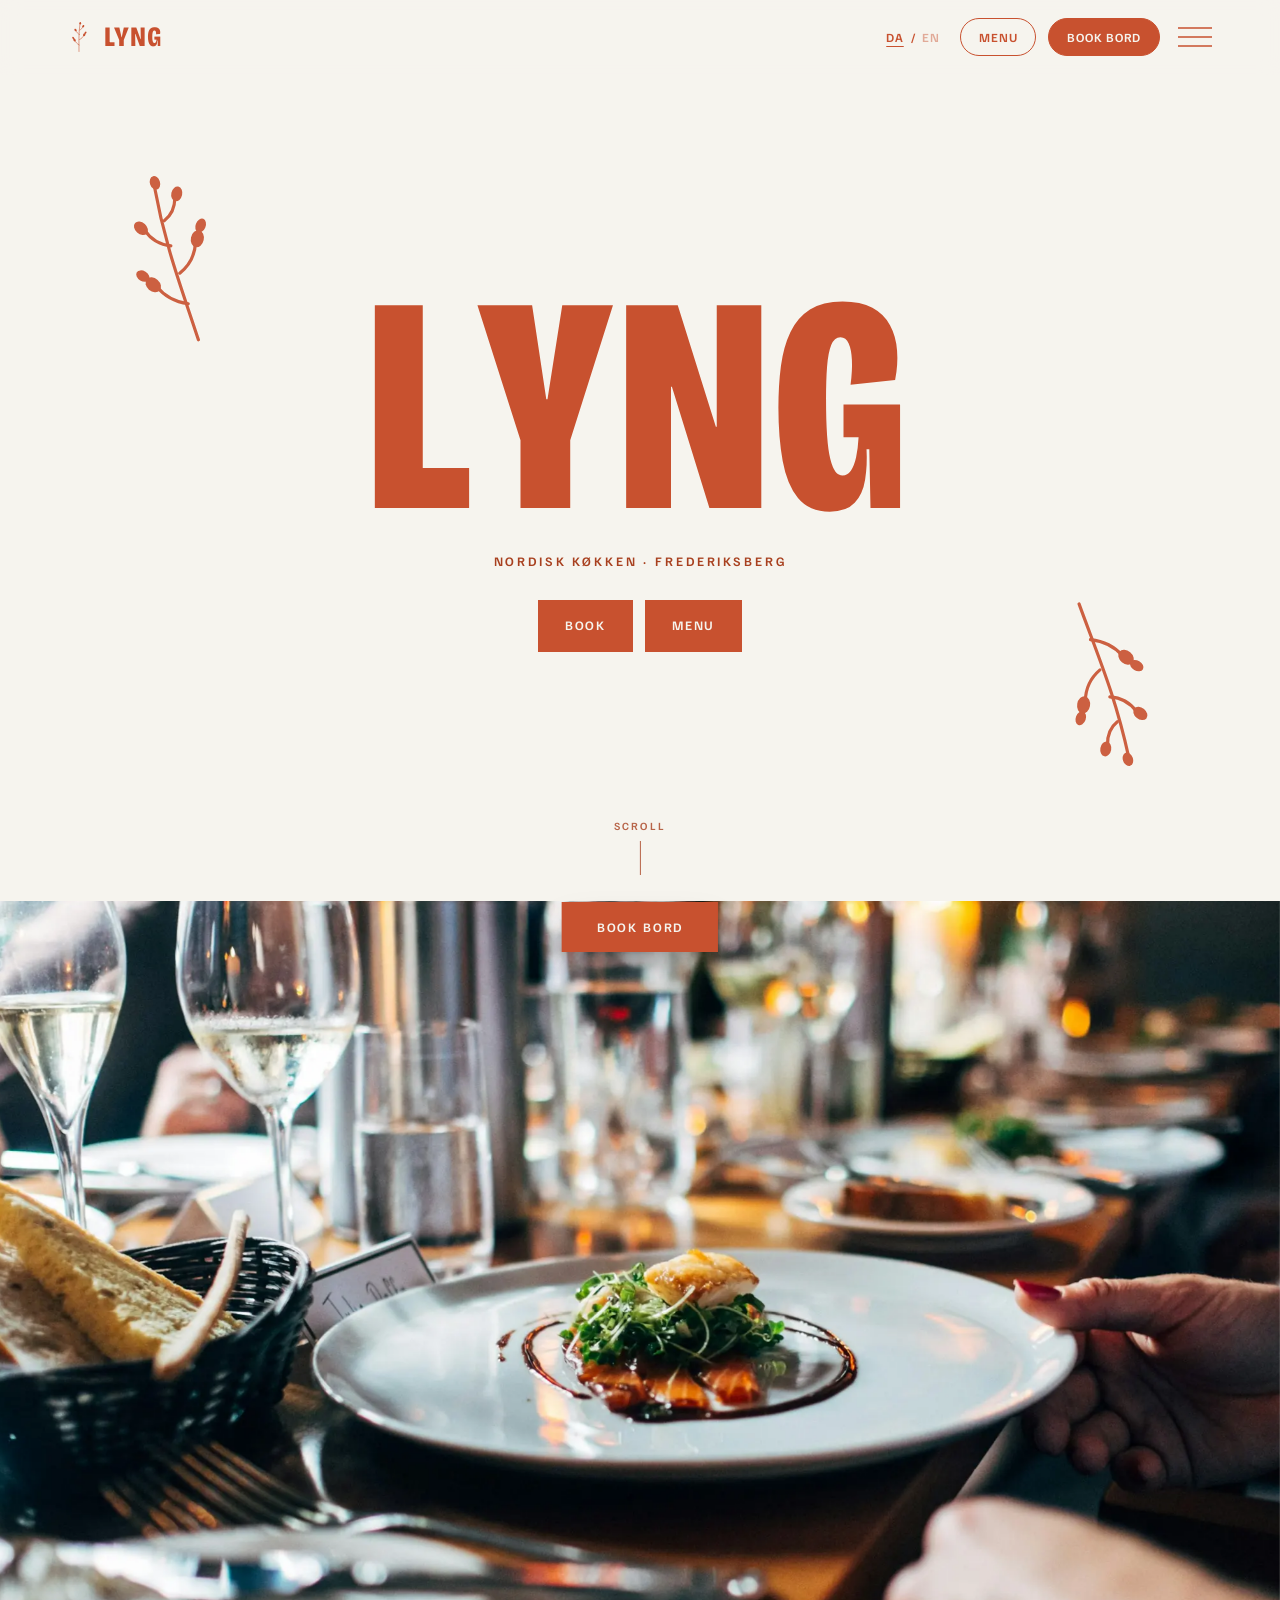
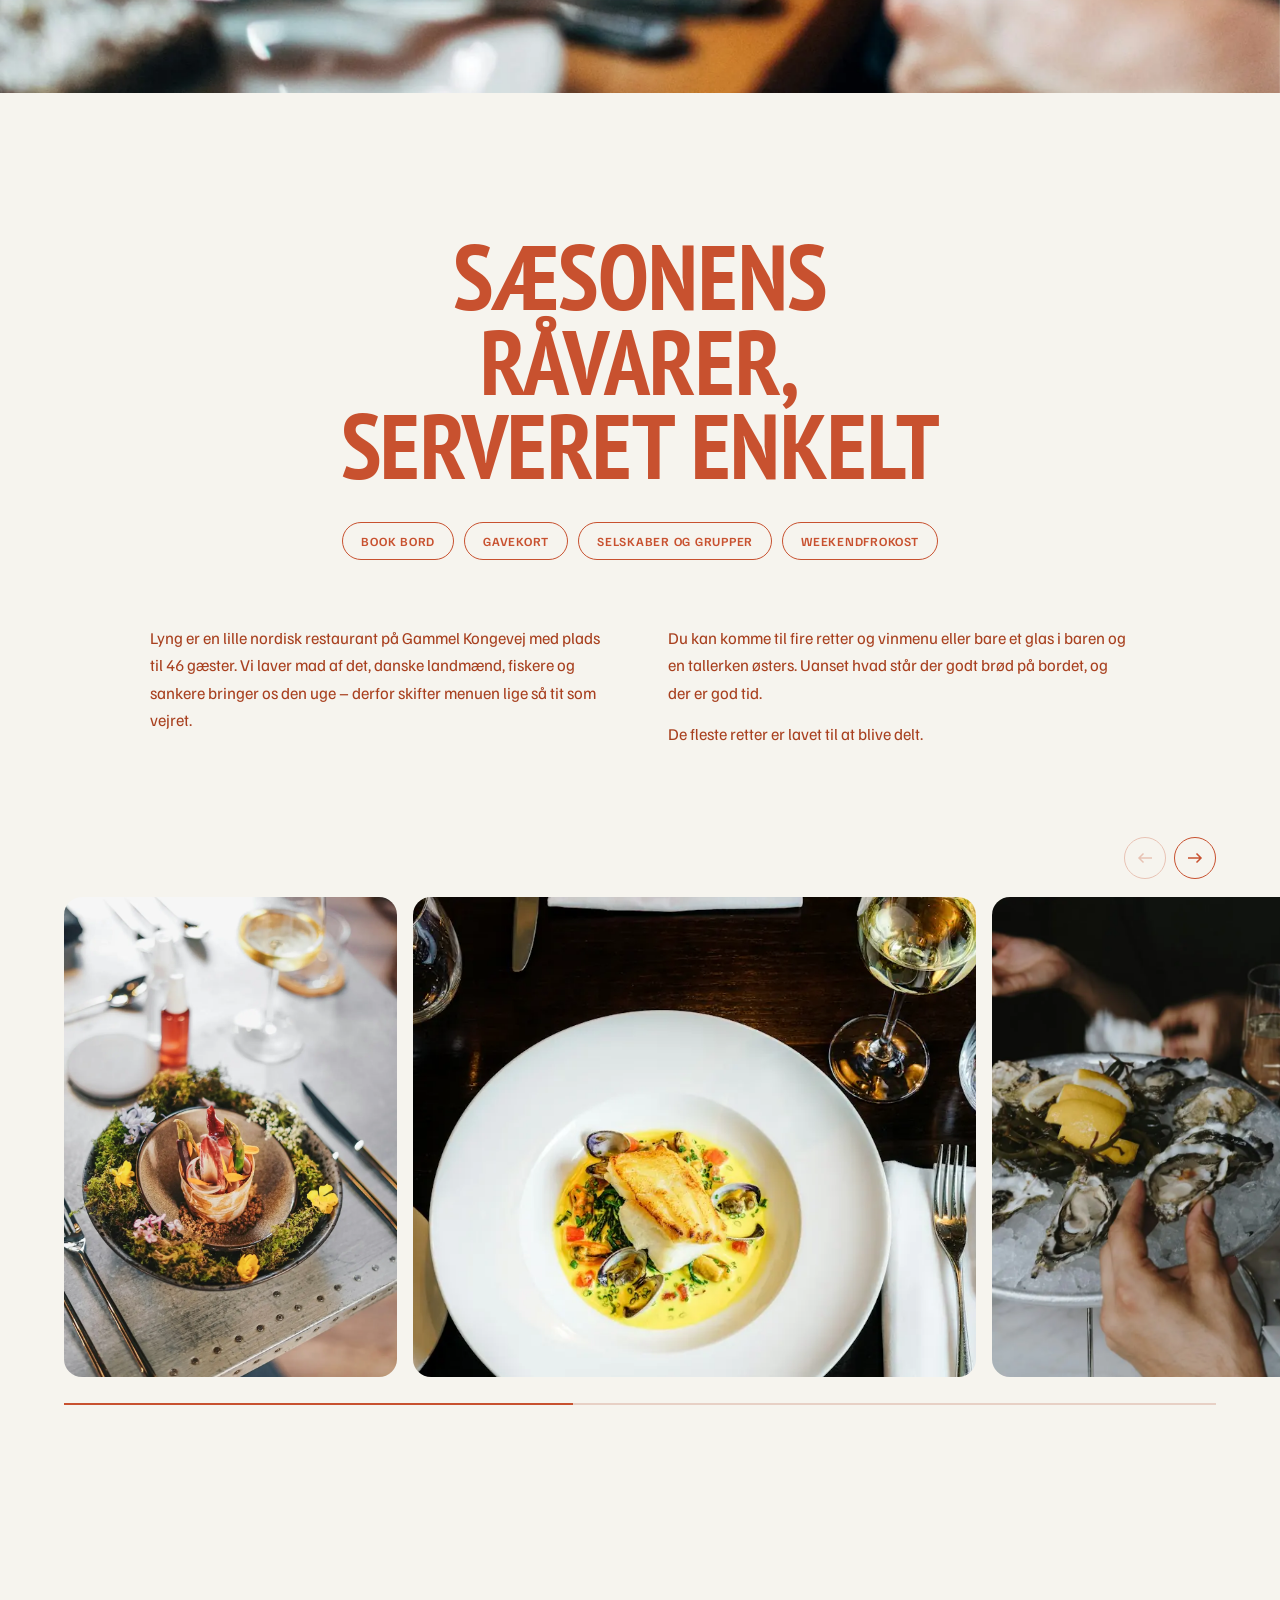
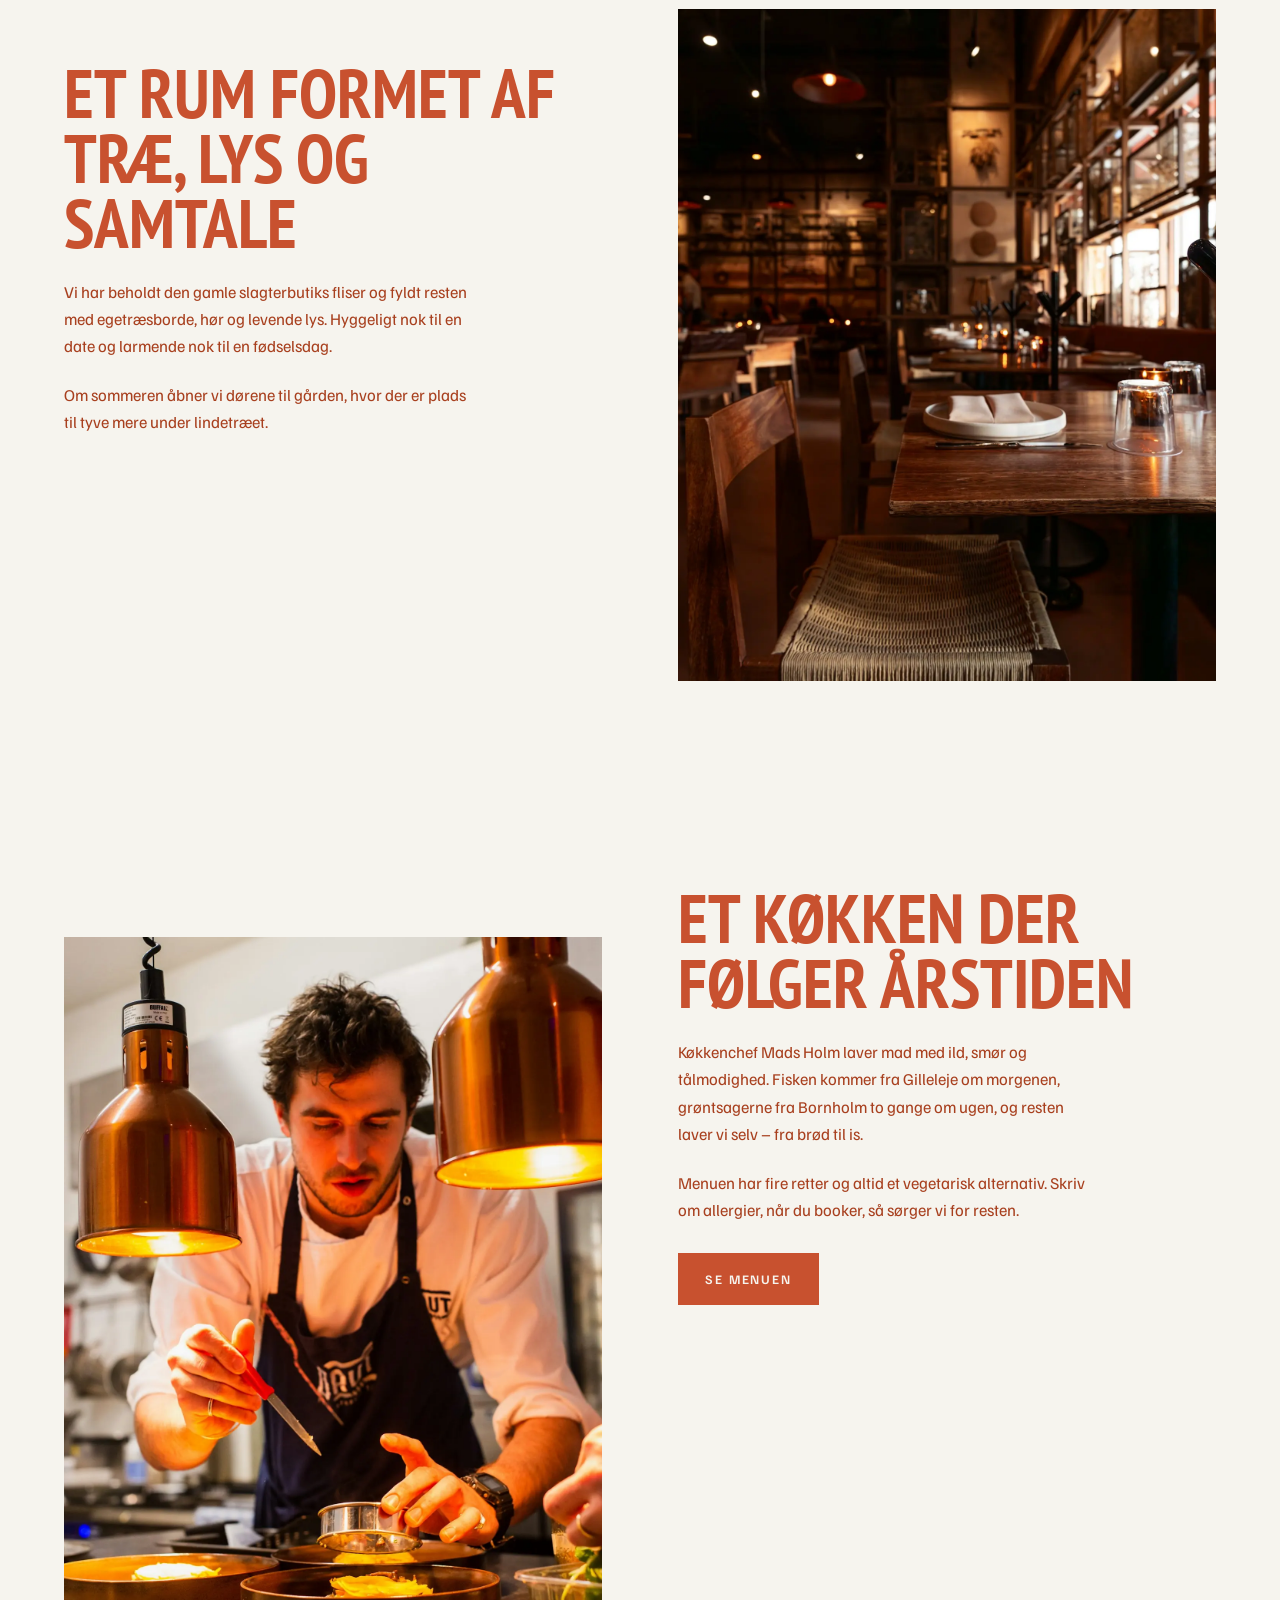
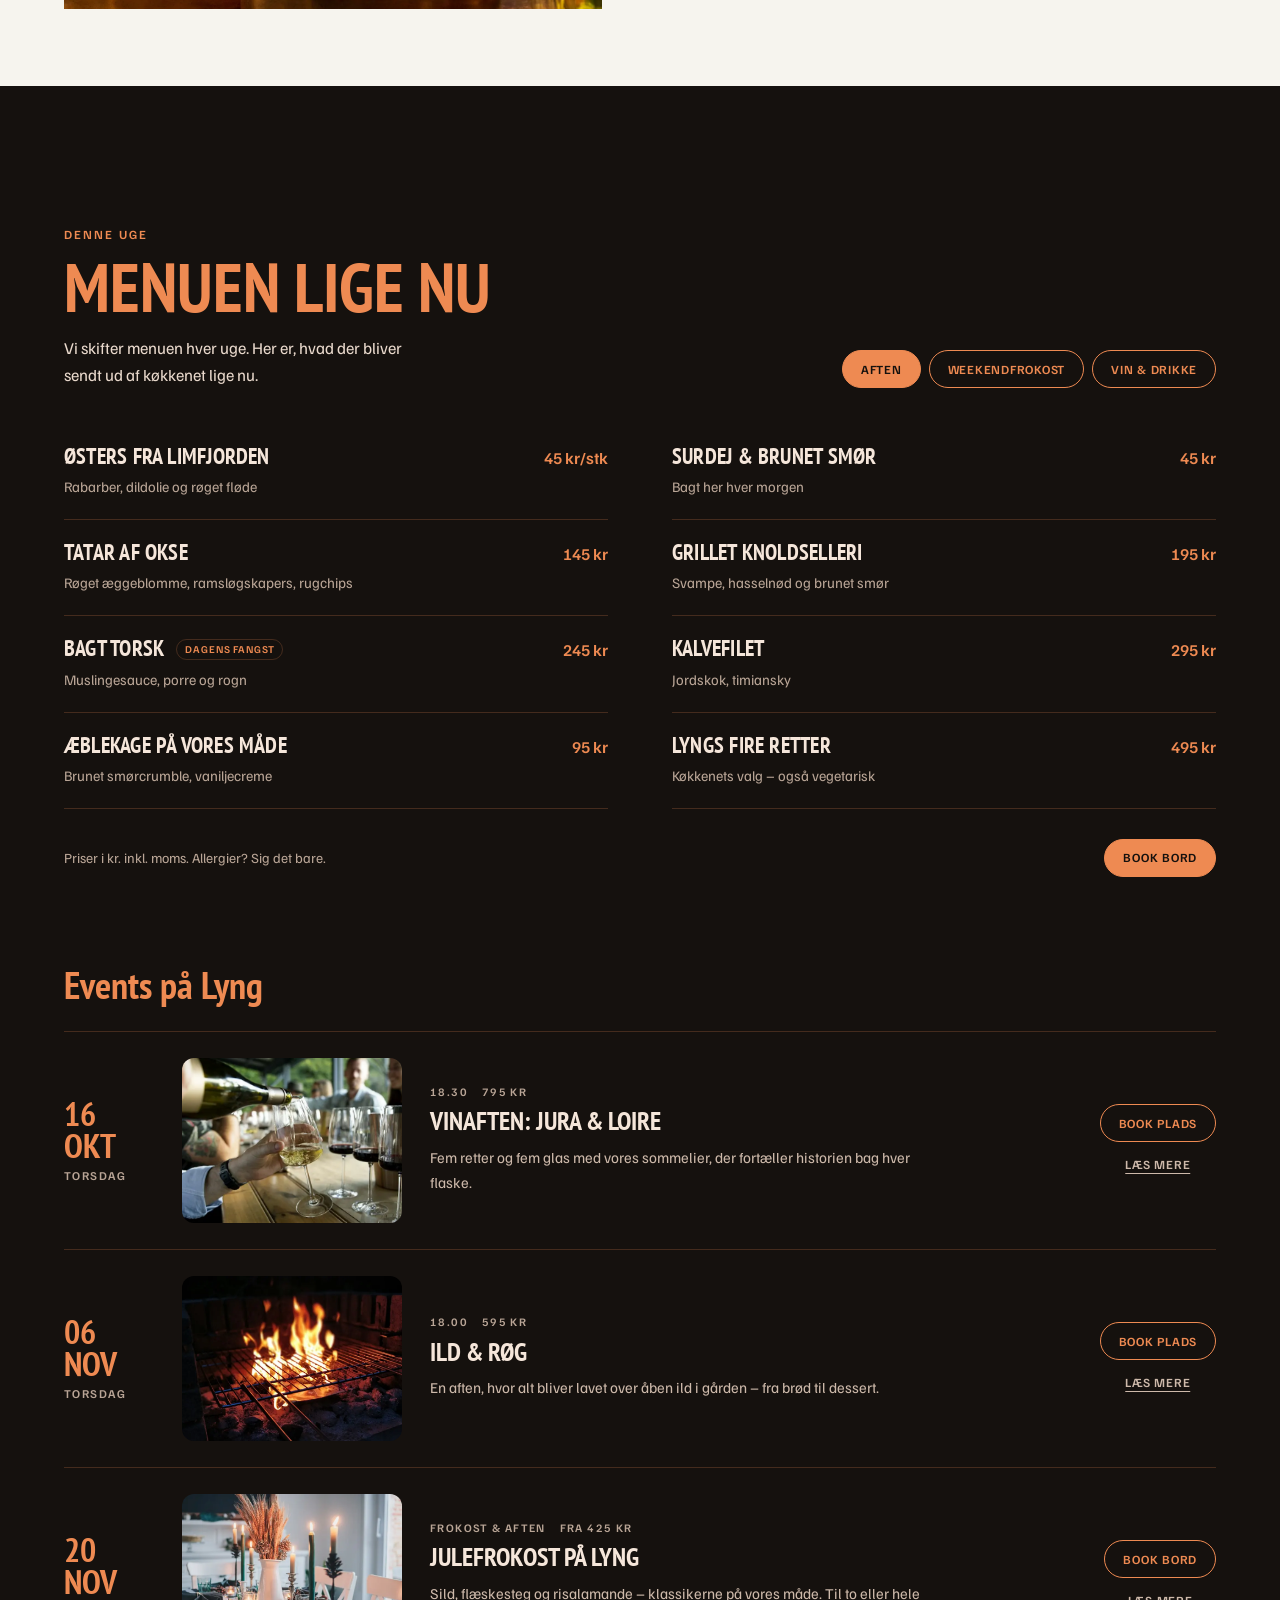
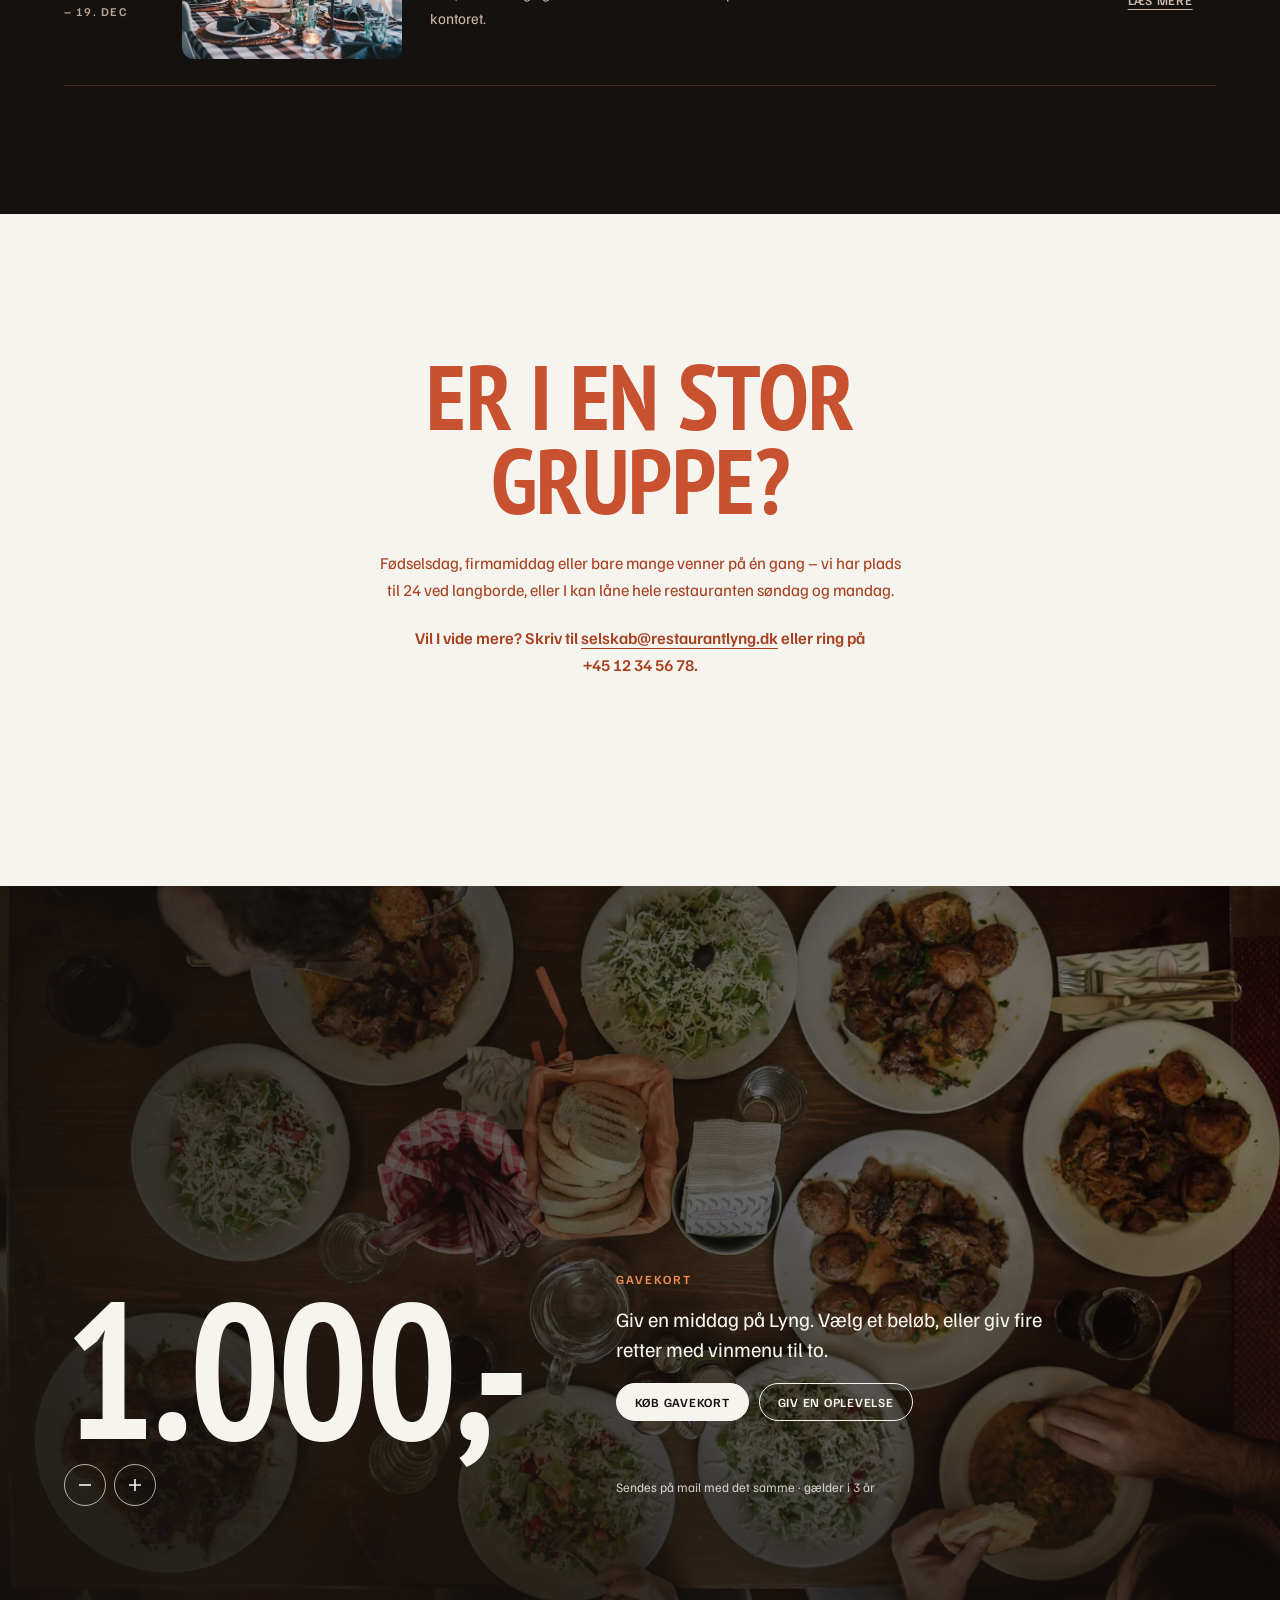
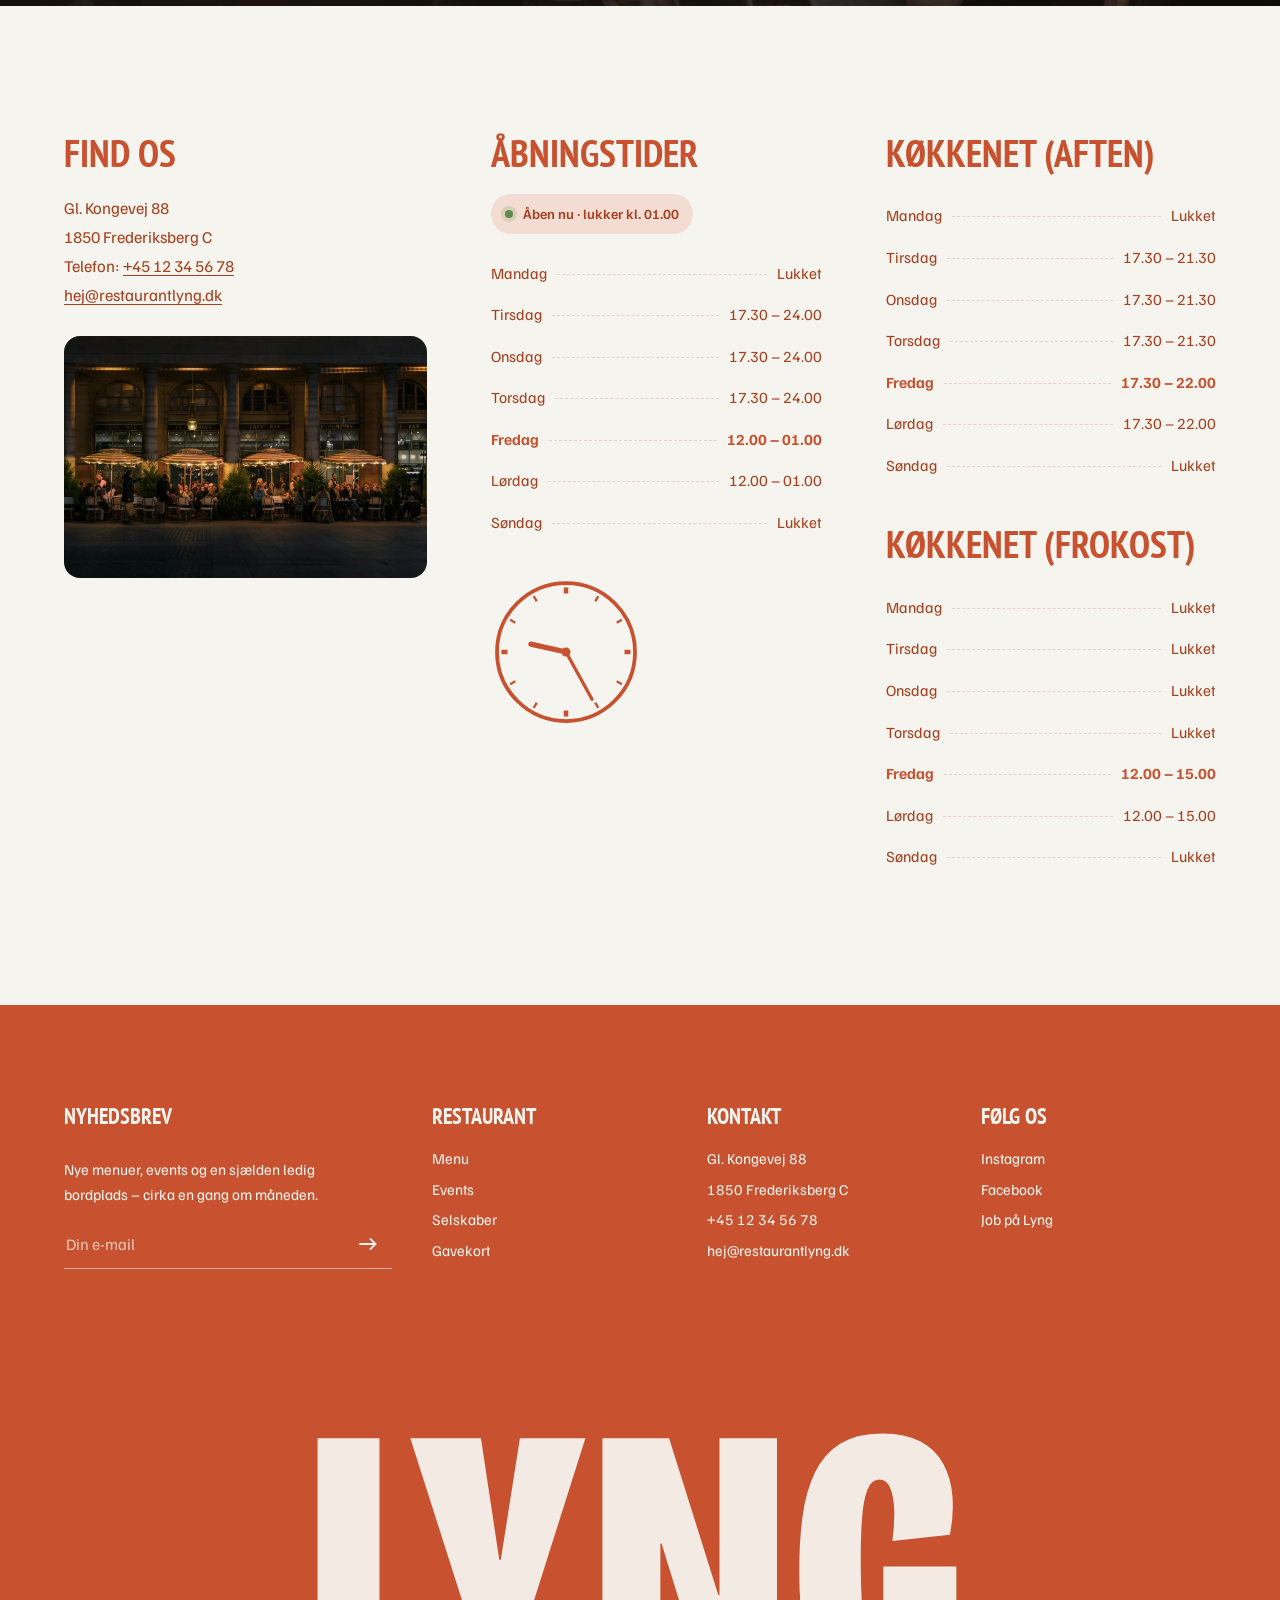
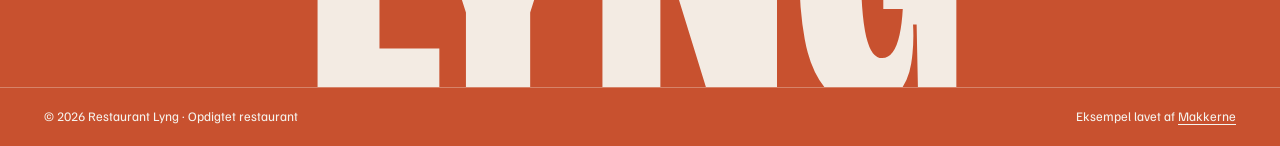
<file: examples/restaurant/index.html>
<!doctype html>
<html lang="da">
<head>
<meta charset="utf-8">
<meta name="viewport" content="width=device-width, initial-scale=1, viewport-fit=cover">
<title>Restaurant Lyng – nordisk køkken på Frederiksberg (eksempel)</title>
<meta name="description" content="Restaurant Lyng er en opdigtet restaurant og et eksempel på en hjemmeside lavet af Makkerne.">
<meta name="robots" content="noindex">
<link rel="preconnect" href="https://fonts.googleapis.com">
<link rel="preconnect" href="https://fonts.gstatic.com" crossorigin>
<link rel="stylesheet" href="https://fonts.googleapis.com/css2?family=Bricolage+Grotesque:opsz,wdth,wght@12..96,75..100,800&family=PT+Sans+Narrow:wght@700&family=Familjen+Grotesk:wght@400;500;600;700&display=swap">
<link rel="preload" as="image" href="/examples/restaurant/img/bord-lys.webp">
<style>
:root {
  --cream: #f6f4ee;
  --cream-2: #ece8de;
  --terra: #c8512f;
  --terra-ink: #a8401f;
  --terra-soft: #f3ddd2;
  --night: #15110e;
  --night-2: #201a16;
  --ember: #ee8a52;
  --line: rgba(168, 64, 31, .2);
  --line-dark: rgba(238, 138, 82, .22);
  --display: "Bricolage Grotesque", "Arial Black", sans-serif;
  --head: "PT Sans Narrow", "Arial Narrow", Impact, sans-serif;
  --sans: "Familjen Grotesk", ui-sans-serif, system-ui, sans-serif;
  --wrap: 1240px;
  color-scheme: light;
}
* { box-sizing: border-box; }
html { scroll-behavior: smooth; -webkit-text-size-adjust: 100%; scroll-padding-top: 80px; }
@media (prefers-reduced-motion: reduce) { html { scroll-behavior: auto; } *, *::before, *::after { animation: none !important; transition: none !important; } }
body { margin: 0; background: var(--cream); color: var(--terra-ink); font: 400 16.5px/1.65 var(--sans); -webkit-font-smoothing: antialiased; overflow-x: hidden; }
img { display: block; max-width: 100%; }
a { color: inherit; }
h1, h2, h3, h4, p, ul, dl, dd { margin: 0; }
ul { padding: 0; list-style: none; }
button { font: inherit; color: inherit; }
:focus-visible { outline: 2px solid var(--terra); outline-offset: 3px; }
.wrap { max-width: var(--wrap); margin-inline: auto; padding-inline: clamp(18px, 4vw, 44px); }
.sr-only { position: absolute; width: 1px; height: 1px; overflow: hidden; clip: rect(0 0 0 0); white-space: nowrap; }

/* Type */
.h-xxl { font: 700 clamp(46px, 7.2vw, 104px)/.92 var(--head); text-transform: uppercase; color: var(--terra); letter-spacing: -.005em; }
.h-xl { font: 700 clamp(40px, 5.4vw, 78px)/.94 var(--head); text-transform: uppercase; color: var(--terra); }
.h-md { font: 700 clamp(26px, 2.4vw, 34px)/1 var(--head); text-transform: uppercase; color: var(--terra); }
.kicker { font: 600 12.5px/1 var(--sans); letter-spacing: .16em; text-transform: uppercase; color: var(--terra); }
.lead { font-size: clamp(18px, 1.6vw, 21px); line-height: 1.5; }

/* Buttons: Ambra squares + Madklubben pills */
.sq { display: inline-flex; align-items: center; justify-content: center; min-height: 52px; padding: 12px 26px; background: var(--terra); color: var(--cream); border: 1px solid var(--terra); font: 600 13px/1 var(--sans); letter-spacing: .14em; text-transform: uppercase; text-decoration: none; cursor: pointer; transition: background .2s ease, color .2s ease; }
.sq:hover { background: var(--terra-ink); border-color: var(--terra-ink); }
.sq.line { background: transparent; color: var(--terra); }
.sq.line:hover { background: var(--terra); color: var(--cream); }
.pill { display: inline-flex; align-items: center; gap: 8px; min-height: 38px; padding: 8px 18px; border-radius: 999px; border: 1px solid currentColor; background: transparent; color: var(--terra); font: 600 12.5px/1 var(--sans); letter-spacing: .06em; text-transform: uppercase; text-decoration: none; cursor: pointer; transition: background .2s ease, color .2s ease, border-color .2s ease; white-space: nowrap; }
.pill:hover { background: var(--terra); border-color: var(--terra); color: var(--cream); }
.pill.fill { background: var(--terra); border-color: var(--terra); color: var(--cream); }
.pill.fill:hover { background: var(--terra-ink); border-color: var(--terra-ink); }
.dark .pill { color: var(--ember); }
.dark .pill:hover { background: var(--ember); border-color: var(--ember); color: var(--night); }
.dark .pill.fill { background: var(--ember); border-color: var(--ember); color: var(--night); }
.pill svg, .sq svg { width: 14px; height: 14px; }

/* Header */
.header { position: sticky; top: 0; z-index: 40; background: rgba(246, 244, 238, .92); backdrop-filter: blur(10px); -webkit-backdrop-filter: blur(10px); border-bottom: 1px solid transparent; transition: border-color .25s ease; }
.header.scrolled { border-color: var(--line); }
.header .wrap { height: 74px; display: flex; align-items: center; justify-content: space-between; gap: 16px; }
.brand { display: inline-flex; align-items: center; gap: 10px; color: var(--terra); text-decoration: none; }
.brand b { font: 800 28px/1 var(--display); font-stretch: 75%; letter-spacing: .04em; font-variation-settings: "wdth" 75; }
.brand svg { width: 30px; height: 30px; }
.head-right { display: flex; align-items: center; gap: 12px; }
.langs { display: inline-flex; align-items: center; gap: 4px; margin-right: 6px; font: 600 12.5px/1 var(--sans); color: var(--terra); }
.langs button { border: 0; background: none; padding: 6px 3px; cursor: pointer; color: inherit; opacity: .45; font: inherit; letter-spacing: .06em; }
.langs button[aria-pressed="true"] { opacity: 1; text-decoration: underline; text-underline-offset: 4px; }
.burger { width: 44px; height: 44px; display: grid; place-items: center; border: 0; background: none; cursor: pointer; color: var(--terra); }
.burger svg { width: 34px; height: 20px; }
@media (max-width: 760px) { .head-right .pill { display: none; } .header .wrap { height: 64px; } }

/* Fullscreen menu (Ambra) */
.overlay { position: fixed; inset: 0; z-index: 60; background: var(--cream); display: flex; flex-direction: column; visibility: hidden; opacity: 0; transition: opacity .3s ease, visibility .3s; overflow-y: auto; }
.overlay.open { visibility: visible; opacity: 1; }
.overlay .top { height: 74px; display: flex; align-items: center; justify-content: space-between; }
.overlay nav { flex: 1; display: flex; flex-direction: column; justify-content: center; align-items: center; gap: clamp(2px, 1vh, 10px); padding-block: 30px; }
.overlay nav a { font: 700 clamp(44px, 9vw, 92px)/1 var(--head); text-transform: uppercase; color: var(--terra); text-decoration: none; transition: color .2s ease, transform .3s cubic-bezier(.2,.7,.2,1); }
.overlay nav a:hover { color: var(--terra-ink); transform: skewX(-6deg); }
.overlay .info { display: flex; justify-content: center; gap: 28px; flex-wrap: wrap; padding: 0 20px 34px; font-size: 14.5px; text-align: center; }

/* Hero (Ambra) */
.hero { min-height: calc(100svh - 74px); display: flex; flex-direction: column; align-items: center; justify-content: center; text-align: center; gap: 22px; padding: 40px 18px 80px; position: relative; overflow: hidden; }
.hero .wordmark { font: 800 clamp(120px, 24vw, 330px)/.8 var(--display); font-variation-settings: "wdth" 75; letter-spacing: .02em; color: var(--terra); text-transform: uppercase; display: flex; }
.hero .wordmark span { display: inline-block; animation: rise .9s cubic-bezier(.2,.7,.2,1) both; }
.hero .wordmark span:nth-child(2) { animation-delay: .07s; } .hero .wordmark span:nth-child(3) { animation-delay: .14s; } .hero .wordmark span:nth-child(4) { animation-delay: .21s; }
@keyframes rise { from { transform: translateY(30px); opacity: 0; } to { transform: none; opacity: 1; } }
.hero .sub { font: 600 13px/1.4 var(--sans); letter-spacing: .22em; text-transform: uppercase; }
.hero .ctas { display: flex; gap: 12px; margin-top: 8px; }
.sprig { position: absolute; width: clamp(70px, 9vw, 120px); color: var(--terra); opacity: .9; }
.sprig.a { top: 12%; left: 9%; transform: rotate(-18deg); }
.sprig.b { bottom: 16%; right: 9%; transform: rotate(160deg); }
.scroll-hint { position: absolute; bottom: 26px; left: 50%; translate: -50% 0; font: 600 11px/1 var(--sans); letter-spacing: .2em; text-transform: uppercase; display: flex; flex-direction: column; align-items: center; gap: 10px; opacity: .8; }
.scroll-hint::after { content: ""; width: 1px; height: 34px; background: currentColor; animation: drip 2s ease-in-out infinite; transform-origin: top; }
@keyframes drip { 0% { transform: scaleY(0); } 50% { transform: scaleY(1); } 100% { transform: scaleY(1); opacity: 0; } }
@media (max-width: 760px) { .sprig.a { top: 6%; left: 4%; } .sprig.b { bottom: 12%; right: 4%; } .hero { min-height: calc(100svh - 64px); } }

/* Full-bleed image */
.bleed { height: clamp(380px, 88vh, 900px); overflow: hidden; }
.bleed img { width: 100%; height: 118%; object-fit: cover; will-change: transform; }

/* Statement (Ambra + Madklubben pills) */
.statement { padding: clamp(80px, 11vw, 150px) 0 clamp(56px, 7vw, 90px); text-align: center; }
.statement .h-xxl { max-width: 14ch; margin-inline: auto; }
.quick { margin: 34px auto 0; display: flex; flex-wrap: wrap; justify-content: center; gap: 10px; }
.cols2 { margin: clamp(40px, 5vw, 64px) auto 0; max-width: 980px; display: grid; grid-template-columns: 1fr 1fr; gap: 20px 56px; text-align: left; }
.cols2 p + p { margin-top: 14px; }
@media (max-width: 760px) { .cols2 { grid-template-columns: 1fr; } }

/* Carousel (Madklubben) */
.gallery { padding-bottom: clamp(80px, 10vw, 130px); }
.gal-head { display: flex; justify-content: flex-end; gap: 8px; margin-bottom: 18px; }
.round { width: 42px; height: 42px; border-radius: 50%; border: 1px solid var(--terra); background: transparent; color: var(--terra); display: grid; place-items: center; cursor: pointer; transition: all .2s ease; }
.round:hover:not(:disabled) { background: var(--terra); color: var(--cream); }
.round:disabled { opacity: .3; cursor: default; }
.round svg { width: 16px; height: 16px; }
.gal-track { display: flex; gap: 16px; overflow-x: auto; scroll-snap-type: x mandatory; scrollbar-width: none; padding-inline: max(18px, calc((100vw - var(--wrap)) / 2 + 44px)); scroll-padding-inline: max(18px, calc((100vw - var(--wrap)) / 2 + 44px)); }
.gal-track::-webkit-scrollbar { display: none; }
.gal-track figure { margin: 0; flex: none; height: clamp(300px, 38vw, 480px); border-radius: 18px; overflow: hidden; scroll-snap-align: start; background: var(--cream-2); }
.gal-track figure.w { width: clamp(300px, 44vw, 640px); }
.gal-track figure.n { width: clamp(220px, 26vw, 360px); }
.gal-track img { width: 100%; height: 100%; object-fit: cover; transition: transform .8s cubic-bezier(.2,.7,.2,1); }
.gal-track figure:hover img { transform: scale(1.04); }
.progress { margin-top: 26px; height: 2px; background: var(--line); position: relative; overflow: hidden; }
.progress i { position: absolute; left: 0; top: 0; bottom: 0; width: 25%; background: var(--terra); transition: transform .15s linear; }

/* Alternating blocks (Ambra) */
.alt { padding-block: clamp(40px, 6vw, 80px); }
.alt .grid { display: grid; grid-template-columns: 1fr 1fr; gap: clamp(32px, 6vw, 96px); align-items: start; }
.alt .copy { display: flex; flex-direction: column; gap: 22px; padding-top: clamp(0px, 4vw, 60px); }
.alt .copy p { max-width: 46ch; }
.alt figure { margin: 0; overflow: hidden; }
.alt figure img { width: 100%; height: auto; aspect-ratio: 4 / 5; object-fit: cover; }
.alt.flip figure { order: -1; margin-top: clamp(0px, 8vw, 120px); }
.alt .copy .sq { align-self: flex-start; margin-top: 8px; }
@media (max-width: 860px) { .alt .grid { grid-template-columns: 1fr; } .alt.flip figure { order: 0; margin-top: 0; } .alt .copy { padding-top: 0; } }

/* Dark section (Madklubben) */
.dark { background: var(--night); color: #e9d9cc; }
.dark .h-xl, .dark .h-xxl, .dark .h-md, .dark .kicker { color: var(--ember); }
.menu-sec { padding-block: clamp(80px, 10vw, 130px) clamp(56px, 7vw, 90px); }
.menu-head { display: flex; justify-content: space-between; align-items: flex-end; gap: 24px; flex-wrap: wrap; margin-bottom: 36px; }
.menu-head p { max-width: 42ch; margin-top: 14px; }
.tabs { display: flex; gap: 8px; flex-wrap: wrap; }
.tabs .pill[aria-selected="true"] { background: var(--ember); border-color: var(--ember); color: var(--night); }
.dishes { display: grid; grid-template-columns: 1fr 1fr; gap: 0 64px; }
.dishes[hidden] { display: none; }
.dish { display: grid; grid-template-columns: 1fr auto; gap: 4px 20px; padding: 20px 0; border-bottom: 1px solid var(--line-dark); }
.dish b { font: 700 22px/1.1 var(--head); text-transform: uppercase; color: #f5e6da; letter-spacing: .01em; }
.dish > span { font-size: 14.5px; color: #b9a596; grid-column: 1; }
.dish em { grid-row: 1; grid-column: 2; font-style: normal; font-weight: 600; color: var(--ember); white-space: nowrap; }
.dish .tag { display: inline-block; margin-left: 8px; padding: 2px 8px; border: 1px solid var(--line-dark); border-radius: 999px; font: 600 10.5px/1.4 var(--sans); letter-spacing: .08em; color: var(--ember); vertical-align: 3px; }
.menu-foot { margin-top: 30px; display: flex; justify-content: space-between; align-items: center; gap: 16px; flex-wrap: wrap; font-size: 14px; color: #b9a596; }
@media (max-width: 860px) { .dishes { grid-template-columns: 1fr; } }

/* Events (Madklubben rows) */
.events { padding-bottom: clamp(80px, 10vw, 130px); }
.events .h-md { margin-bottom: 26px; font-size: clamp(30px, 3vw, 40px); text-transform: none; }
.event { display: grid; grid-template-columns: 90px 220px 1fr auto; gap: 28px; align-items: center; padding: 26px 0; border-top: 1px solid var(--line-dark); }
.event:last-child { border-bottom: 1px solid var(--line-dark); }
.event .date { font: 700 34px/.95 var(--head); color: var(--ember); text-transform: uppercase; }
.event .date small { display: block; font: 600 12px/1.3 var(--sans); letter-spacing: .12em; margin-top: 6px; color: #b9a596; }
.event figure { margin: 0; border-radius: 12px; overflow: hidden; }
.event img { width: 100%; height: auto; aspect-ratio: 4 / 3; object-fit: cover; }
.event .meta { font: 600 11.5px/1 var(--sans); letter-spacing: .12em; text-transform: uppercase; color: #b9a596; margin-bottom: 10px; display: flex; gap: 14px; }
.event h3 { font: 700 26px/1.05 var(--head); text-transform: uppercase; color: #f5e6da; margin-bottom: 10px; }
.event p { font-size: 15px; color: #cdb9aa; max-width: 56ch; }
.event .more-txt { display: grid; grid-template-rows: 0fr; transition: grid-template-rows .35s ease; }
.event .more-txt > div { overflow: hidden; }
.event.open .more-txt { grid-template-rows: 1fr; }
.event .more-txt p { padding-top: 10px; }
.event .acts { display: flex; flex-direction: column; gap: 10px; align-items: stretch; }
.event .acts .pill { justify-content: center; }
.textlink { border: 0; background: none; padding: 6px 0; font: 600 12.5px/1 var(--sans); letter-spacing: .06em; text-transform: uppercase; color: #cdb9aa; cursor: pointer; text-decoration: underline; text-underline-offset: 4px; }
@media (max-width: 960px) {
  .event { grid-template-columns: 70px 1fr; gap: 16px 18px; }
  .event figure { grid-column: 1 / -1; grid-row: 1; }
  .event .date { font-size: 28px; }
  .event .acts { grid-column: 1 / -1; flex-direction: row; flex-wrap: wrap; align-items: center; }
}

/* Group (Madklubben) */
.group { padding-block: clamp(80px, 11vw, 140px); text-align: center; }
.group .h-xxl { max-width: 12ch; margin-inline: auto; }
.group p { max-width: 58ch; margin: 26px auto 0; }
.group .contact { margin-top: 20px; font-weight: 600; }
.group .contact a { text-underline-offset: 4px; }
.group .quick { margin-top: 30px; }

/* Gift card (Madklubben) */
.gift { position: relative; min-height: clamp(520px, 80vh, 760px); display: flex; align-items: flex-end; color: var(--cream); isolation: isolate; overflow: hidden; }
.gift > img { position: absolute; inset: 0; width: 100%; height: 100%; object-fit: cover; z-index: -2; }
.gift::before { content: ""; position: absolute; inset: 0; z-index: -1; background: linear-gradient(90deg, rgba(21,17,14,.82) 0%, rgba(21,17,14,.55) 55%, rgba(21,17,14,.25) 100%), linear-gradient(0deg, rgba(21,17,14,.6), transparent 60%); }
.gift .wrap { width: 100%; padding-block: clamp(56px, 8vw, 100px); display: grid; grid-template-columns: auto 1fr; gap: 24px clamp(48px, 7vw, 110px); align-items: end; }
.amount { display: flex; flex-direction: column; gap: 18px; }
.amount output { font: 700 clamp(96px, 15vw, 210px)/.8 var(--head); letter-spacing: -.02em; color: var(--cream); font-variant-numeric: tabular-nums; min-width: 4.2ch; }
.amount .ctrl { display: flex; gap: 8px; }
.amount .round { border-color: rgba(246,244,238,.7); color: var(--cream); }
.amount .round:hover:not(:disabled) { background: var(--cream); color: var(--night); }
.gift .txt { max-width: 440px; display: flex; flex-direction: column; gap: 18px; padding-bottom: 8px; }
.gift .txt .kicker { color: var(--ember); }
.gift .txt .btns { display: flex; flex-wrap: wrap; gap: 10px; }
.gift .pill { color: var(--cream); }
.gift .pill:hover { background: var(--cream); border-color: var(--cream); color: var(--night); }
.gift .pill.fill { background: var(--cream); border-color: var(--cream); color: var(--night); }
.gift .small { font-size: 13px; opacity: .8; }
.toast { min-height: 1.4em; font-size: 14px; color: var(--ember); }
@media (max-width: 760px) { .gift .wrap { grid-template-columns: 1fr; } }

/* Find us (Madklubben) */
.find { padding-block: clamp(80px, 10vw, 130px); }
.find .grid { display: grid; grid-template-columns: 1.1fr 1fr 1fr; gap: clamp(32px, 5vw, 72px); }
.find h2 { font: 700 clamp(32px, 3vw, 44px)/1 var(--head); text-transform: uppercase; color: var(--terra); margin-bottom: 22px; }
.find .addr p { line-height: 1.75; }
.find .addr a { text-underline-offset: 3px; }
.find .addr figure { margin: 26px 0 0; border-radius: 16px; overflow: hidden; }
.find .addr img { width: 100%; height: auto; aspect-ratio: 3 / 2; object-fit: cover; }
.times + h2 { margin-top: 40px; }
.times .row { display: flex; align-items: baseline; gap: 10px; padding: 8px 0; font-size: 15.5px; }
.times .row dt { flex: 1; display: flex; align-items: baseline; gap: 10px; }
.times .row dt::after { content: ""; flex: 1; border-bottom: 1px dashed var(--line); transform: translateY(-4px); }
.times .row dd { font-variant-numeric: tabular-nums; }
.times .row.today { font-weight: 700; color: var(--terra); }
.status { display: inline-flex; align-items: center; gap: 10px; margin-bottom: 18px; padding: 8px 14px; border-radius: 999px; background: var(--terra-soft); color: var(--terra-ink); font-size: 14px; font-weight: 600; }
.status i { width: 8px; height: 8px; border-radius: 50%; background: #5f8a4a; box-shadow: 0 0 0 4px rgba(95,138,74,.18); }
.status.closed i { background: var(--terra); box-shadow: 0 0 0 4px rgba(200,81,47,.18); }
.clock { width: 150px; height: 150px; margin-top: 34px; color: var(--terra); }
@media (max-width: 960px) { .find .grid { grid-template-columns: 1fr 1fr; } .find .addr { grid-column: 1 / -1; } .find .addr figure { max-width: 520px; } }
@media (max-width: 600px) { .find .grid { grid-template-columns: 1fr; } }

/* Footer (Madklubben columns + Ambra wordmark) */
.footer { background: var(--terra); color: var(--cream); padding-top: clamp(64px, 8vw, 100px); overflow: hidden; }
.footer a { text-decoration: none; }
.footer a:hover { text-decoration: underline; text-underline-offset: 3px; }
.foot-grid { display: grid; grid-template-columns: 1.4fr 1fr 1fr 1fr; gap: 40px; }
.footer h3 { font: 700 22px/1 var(--head); text-transform: uppercase; margin-bottom: 16px; }
.footer li { padding: 3px 0; font-size: 15px; }
.news { display: flex; flex-direction: column; gap: 14px; }
.news p { font-size: 15px; max-width: 34ch; }
.news form { display: flex; border-bottom: 1px solid rgba(246,244,238,.6); }
.news input { flex: 1; min-width: 0; height: 48px; border: 0; background: transparent; color: var(--cream); font: 400 16px var(--sans); }
.news input::placeholder { color: rgba(246,244,238,.7); }
.news input:focus { outline: none; }
.news button { border: 0; background: none; color: var(--cream); cursor: pointer; display: grid; place-items: center; width: 48px; }
.news button svg { width: 20px; height: 20px; }
.news .msg { font-size: 13.5px; min-height: 1.3em; }
.big-word { font: 800 clamp(120px, 31vw, 470px)/.78 var(--display); font-variation-settings: "wdth" 75; letter-spacing: .02em; text-align: center; margin-top: clamp(40px, 6vw, 80px); color: rgba(246,244,238,.95); user-select: none; transform: translateY(12%); }
.legal { border-top: 1px solid rgba(246,244,238,.3); padding-block: 18px; display: flex; justify-content: space-between; flex-wrap: wrap; gap: 10px; font-size: 13px; position: relative; background: var(--terra); }
.legal a { text-decoration: underline; text-underline-offset: 3px; }
@media (max-width: 860px) { .foot-grid { grid-template-columns: 1fr 1fr; } .news { grid-column: 1 / -1; } }

/* Sticky pill (Ambra) */
.sticky { position: fixed; z-index: 35; left: 50%; bottom: calc(18px + env(safe-area-inset-bottom)); transform: translate(-50%, 140%); transition: transform .4s cubic-bezier(.2,.7,.2,1); box-shadow: 0 16px 34px -14px rgba(21,17,14,.5); }
.sticky.show { transform: translate(-50%, 0); }
.sticky.sq { min-height: 50px; padding-inline: 34px; }

/* Booking drawer (Madklubben) */
.drawer { position: fixed; inset: 0; z-index: 70; visibility: hidden; overflow: hidden; }
.drawer.open { visibility: visible; }
.scrim { position: absolute; inset: 0; border: 0; padding: 0; background: rgba(21,17,14,.5); opacity: 0; transition: opacity .3s ease; cursor: pointer; }
.drawer.open .scrim { opacity: 1; }
.panel { position: absolute; top: 0; right: 0; bottom: 0; width: min(480px, 100%); background: var(--cream); display: flex; flex-direction: column; transform: translateX(100%); transition: transform .35s cubic-bezier(.2,.7,.2,1); }
.drawer.open .panel { transform: none; }
.panel-head { display: flex; justify-content: space-between; align-items: center; padding: 20px 24px; border-bottom: 1px solid var(--line); }
.panel-head h2 { font: 700 34px/1 var(--head); text-transform: uppercase; color: var(--terra); }
.panel-body { flex: 1; overflow-y: auto; padding: 24px; display: flex; flex-direction: column; gap: 26px; }
.field-label { font: 600 12px/1 var(--sans); letter-spacing: .14em; text-transform: uppercase; margin-bottom: 12px; display: flex; justify-content: space-between; }
.stepper { display: flex; align-items: center; justify-content: space-between; border: 1px solid var(--line); border-radius: 999px; padding: 6px; background: #fff; }
.stepper output { font: 700 28px/1 var(--head); color: var(--terra); }
.stepper .round { width: 40px; height: 40px; }
.hint { font-size: 13.5px; margin-top: 8px; }
.chips { display: grid; grid-auto-flow: column; grid-auto-columns: 66px; gap: 8px; overflow-x: auto; padding-bottom: 6px; scrollbar-width: thin; }
.chip-d { display: flex; flex-direction: column; align-items: center; gap: 3px; padding: 10px 0; border: 1px solid var(--line); border-radius: 14px; background: #fff; cursor: pointer; color: var(--terra-ink); }
.chip-d small { font: 600 10.5px/1 var(--sans); letter-spacing: .1em; text-transform: uppercase; opacity: .8; }
.chip-d b { font: 700 26px/1 var(--head); }
.chip-d:disabled { opacity: .35; cursor: not-allowed; background: transparent; }
.chip-d[aria-pressed="true"] { background: var(--terra); border-color: var(--terra); color: var(--cream); }
.times-grid { display: grid; grid-template-columns: repeat(auto-fill, minmax(76px, 1fr)); gap: 8px; }
.slot { padding: 11px 0; border-radius: 999px; border: 1px solid var(--line); background: #fff; color: var(--terra-ink); font: 600 14px/1 var(--sans); cursor: pointer; }
.slot:disabled { text-decoration: line-through; opacity: .45; background: transparent; cursor: not-allowed; }
.slot[aria-pressed="true"] { background: var(--terra); border-color: var(--terra); color: var(--cream); }
.seg { display: flex; border: 1px solid var(--line); border-radius: 999px; padding: 4px; background: #fff; }
.seg button { flex: 1; border: 0; border-radius: 999px; padding: 10px; background: none; cursor: pointer; font: 600 13px/1 var(--sans); letter-spacing: .06em; text-transform: uppercase; color: var(--terra-ink); }
.seg button[aria-pressed="true"] { background: var(--terra); color: var(--cream); }
.panel-foot { padding: 16px 24px calc(16px + env(safe-area-inset-bottom)); border-top: 1px solid var(--line); display: flex; align-items: center; gap: 14px; }
.panel-foot .sum { flex: 1; font-size: 14px; line-height: 1.35; }
.panel-foot .sq:disabled { opacity: .35; cursor: not-allowed; }
.done { text-align: center; display: flex; flex-direction: column; align-items: center; gap: 16px; padding-top: 30px; }
.done .tick { width: 72px; height: 72px; border-radius: 50%; background: var(--terra); color: var(--cream); display: grid; place-items: center; }
.done .tick svg { width: 30px; height: 30px; }
.done h3 { font: 700 44px/1 var(--head); text-transform: uppercase; color: var(--terra); }
.done .note { font-size: 13.5px; font-style: italic; opacity: .8; max-width: 34ch; }

/* Reveal */
.reveal { opacity: 0; transform: translateY(24px); transition: opacity .9s ease, transform .9s cubic-bezier(.2,.7,.2,1); }
.reveal.in { opacity: 1; transform: none; }
</style>
</head>
<body>

<svg width="0" height="0" style="position:absolute" aria-hidden="true">
  <symbol id="i-arrow" viewBox="0 0 16 16"><path d="M1 8h13M9.5 3.5 14 8l-4.5 4.5" fill="none" stroke="currentColor" stroke-width="1.5"/></symbol>
  <symbol id="i-left" viewBox="0 0 16 16"><path d="M15 8H2M6.5 3.5 2 8l4.5 4.5" fill="none" stroke="currentColor" stroke-width="1.5"/></symbol>
  <symbol id="i-close" viewBox="0 0 24 24"><path d="M5 5l14 14M19 5 5 19" fill="none" stroke="currentColor" stroke-width="1.6"/></symbol>
  <symbol id="i-plus" viewBox="0 0 16 16"><path d="M8 2v12M2 8h12" fill="none" stroke="currentColor" stroke-width="1.6"/></symbol>
  <symbol id="i-minus" viewBox="0 0 16 16"><path d="M2 8h12" fill="none" stroke="currentColor" stroke-width="1.6"/></symbol>
  <symbol id="i-check" viewBox="0 0 24 24"><path d="M4 12.5 9.5 18 20 6" fill="none" stroke="currentColor" stroke-width="2"/></symbol>
  <!-- Hand-drawn heather sprig -->
  <symbol id="sprig" viewBox="0 0 80 120"><g fill="none" stroke="currentColor" stroke-width="2.2" stroke-linecap="round"><path d="M40 118C40 80 38 50 44 6"/><path d="M41 92c-8-4-14-10-17-18M42 70c8-3 14-9 17-17M42 50c-7-3-12-9-14-16M43 32c6-2 10-7 12-13"/></g><g fill="currentColor"><ellipse cx="22" cy="72" rx="4.5" ry="6" transform="rotate(-30 22 72)"/><ellipse cx="17" cy="64" rx="3.5" ry="5" transform="rotate(-40 17 64)"/><ellipse cx="61" cy="51" rx="4.5" ry="6" transform="rotate(30 61 51)"/><ellipse cx="66" cy="43" rx="3.5" ry="5" transform="rotate(40 66 43)"/><ellipse cx="26" cy="32" rx="4" ry="5.5" transform="rotate(-30 26 32)"/><ellipse cx="57" cy="17" rx="3.8" ry="5.2" transform="rotate(30 57 17)"/><ellipse cx="45" cy="5" rx="3.5" ry="4.8"/></g></symbol>
</svg>

<header class="header" id="header">
  <div class="wrap">
    <a class="brand" href="#top" aria-label="Restaurant Lyng" data-en-aria="Restaurant Lyng"><svg aria-hidden="true"><use href="#sprig"/></svg><b>LYNG</b></a>
    <div class="head-right">
      <div class="langs" role="group" aria-label="Sprog / Language">
        <button type="button" data-lang="da" aria-pressed="true">DA</button><span aria-hidden="true">/</span><button type="button" data-lang="en" aria-pressed="false">EN</button>
      </div>
      <a class="pill" href="#menu" data-en="Menu">Menu</a>
      <button class="pill fill" type="button" data-book data-en="Book a table">Book bord</button>
      <button class="burger" type="button" aria-label="Åbn menu" data-en-aria="Open menu" aria-expanded="false" aria-controls="overlay" data-open-overlay><svg viewBox="0 0 34 20" fill="none" stroke="currentColor" stroke-width="1.6"><path d="M0 1h34M0 10h34M0 19h34"/></svg></button>
    </div>
  </div>
</header>

<div class="overlay" id="overlay" aria-hidden="true" role="dialog" aria-modal="true" aria-label="Menu">
  <div class="wrap top">
    <span class="brand"><svg aria-hidden="true"><use href="#sprig"/></svg><b>LYNG</b></span>
    <button class="burger" type="button" aria-label="Luk menu" data-en-aria="Close menu" data-close-overlay><svg viewBox="0 0 24 24" style="width:28px;height:28px"><use href="#i-close"/></svg></button>
  </div>
  <nav aria-label="Hovedmenu">
    <a href="#menu" data-en="Menu">Menu</a>
    <a href="#" data-book data-en="Book">Book</a>
    <a href="#events" data-en="Events">Events</a>
    <a href="#selskaber" data-en="Groups">Selskaber</a>
    <a href="#gavekort" data-en="Gift cards">Gavekort</a>
    <a href="#find-os" data-en="Find us">Find os</a>
  </nav>
  <div class="info"><span>Gl. Kongevej 88, 1850 Frederiksberg C</span><span>+45 12 34 56 78</span><span>hej@restaurantlyng.dk</span></div>
</div>

<main id="top">
  <section class="hero" aria-label="Restaurant Lyng">
    <svg class="sprig a" viewBox="0 0 80 120" aria-hidden="true"><use href="#sprig"/></svg>
    <svg class="sprig b" viewBox="0 0 80 120" aria-hidden="true"><use href="#sprig"/></svg>
    <h1 class="wordmark" aria-label="Lyng"><span>L</span><span>Y</span><span>N</span><span>G</span></h1>
    <p class="sub" data-en="Nordic kitchen · Frederiksberg">Nordisk køkken · Frederiksberg</p>
    <div class="ctas">
      <button class="sq" type="button" data-book data-en="Book">Book</button>
      <a class="sq" href="#menu" data-en="Menu">Menu</a>
    </div>
    <span class="scroll-hint" aria-hidden="true" data-en="Scroll">Scroll</span>
  </section>

  <div class="bleed" aria-hidden="true"><img src="/examples/restaurant/img/bord-lys.webp" alt="" width="2200" height="1467" data-parallax></div>

  <section class="statement" aria-labelledby="st-title">
    <div class="wrap">
      <h2 class="h-xxl reveal" id="st-title" data-en="Seasonal produce, served simply">Sæsonens råvarer, serveret enkelt</h2>
      <div class="quick reveal">
        <button class="pill" type="button" data-book data-en="Book a table">Book bord</button>
        <a class="pill" href="#gavekort" data-en="Gift card">Gavekort</a>
        <a class="pill" href="#selskaber" data-en="Groups &amp; private dining">Selskaber og grupper</a>
        <a class="pill" href="#menu" data-tab-link="frokost" data-en="Weekend lunch">Weekendfrokost</a>
      </div>
      <div class="cols2 reveal">
        <div>
          <p data-en="Lyng is a small Nordic restaurant on Gammel Kongevej with room for 46 guests. We cook from what Danish farmers, fishermen and foragers bring us that week – so the menu changes as often as the weather.">Lyng er en lille nordisk restaurant på Gammel Kongevej med plads til 46 gæster. Vi laver mad af det, danske landmænd, fiskere og sankere bringer os den uge – derfor skifter menuen lige så tit som vejret.</p>
        </div>
        <div>
          <p data-en="You can come for four courses and a wine pairing, or just a glass at the bar and a plate of oysters. Either way, there’s good bread on the table and plenty of time.">Du kan komme til fire retter og vinmenu eller bare et glas i baren og en tallerken østers. Uanset hvad står der godt brød på bordet, og der er god tid.</p>
          <p data-en="Sharing is caring – most dishes are made to be passed around.">De fleste retter er lavet til at blive delt.</p>
        </div>
      </div>
    </div>
  </section>

  <section class="gallery" aria-label="Billeder fra Lyng" data-en-aria="Photos from Lyng">
    <div class="wrap gal-head">
      <button class="round" type="button" data-gal="-1" aria-label="Forrige billede" data-en-aria="Previous photo"><svg><use href="#i-left"/></svg></button>
      <button class="round" type="button" data-gal="1" aria-label="Næste billede" data-en-aria="Next photo"><svg><use href="#i-arrow"/></svg></button>
    </div>
    <div class="gal-track" id="gal-track" tabindex="0">
      <figure class="n"><img src="/examples/restaurant/img/ret-blomster.webp" alt="Ret pyntet med spiselige blomster i en stentøjsskål" data-en-alt="Dish with edible flowers in a stoneware bowl" width="1000" height="1500" loading="lazy"></figure>
      <figure class="w"><img src="/examples/restaurant/img/ret-fisk.webp" alt="Hvid fisk i smørsauce med grøntsager" data-en-alt="White fish in butter sauce with vegetables" width="1000" height="667" loading="lazy"></figure>
      <figure class="n"><img src="/examples/restaurant/img/oesters.webp" alt="Østers på is med citron" data-en-alt="Oysters on ice with lemon" width="1000" height="1000" loading="lazy"></figure>
      <figure class="w"><img src="/examples/restaurant/img/ret-sauce.webp" alt="Kokken hælder sauce over en anrettet ret" data-en-alt="Chef pouring sauce over a plated dish" width="1000" height="1000" loading="lazy"></figure>
      <figure class="n"><img src="/examples/restaurant/img/vin-glas.webp" alt="Glas hvidvin på et mørkt bord" data-en-alt="Glass of white wine on a dark table" width="1000" height="1499" loading="lazy"></figure>
      <figure class="w"><img src="/examples/restaurant/img/broed.webp" alt="Hjemmebagt surdejsbrød med smør" data-en-alt="House-baked sourdough with butter" width="1000" height="750" loading="lazy"></figure>
    </div>
    <div class="wrap"><div class="progress" aria-hidden="true"><i id="gal-bar"></i></div></div>
  </section>

  <section class="alt" aria-labelledby="room-title">
    <div class="wrap grid">
      <div class="copy reveal">
        <h2 class="h-xl" id="room-title" data-en="A room shaped by wood, light and conversation">Et rum formet af træ, lys og samtale</h2>
        <p data-en="We have kept the old butcher’s shop’s tiles and filled the rest with oak tables, linen and candlelight. It’s cosy enough for a date and loud enough for a birthday.">Vi har beholdt den gamle slagterbutiks fliser og fyldt resten med egetræsborde, hør og levende lys. Hyggeligt nok til en date og larmende nok til en fødselsdag.</p>
        <p data-en="In summer we open the doors to the courtyard, where there’s room for twenty more under the lime tree.">Om sommeren åbner vi dørene til gården, hvor der er plads til tyve mere under lindetræet.</p>
      </div>
      <figure class="reveal"><img src="/examples/restaurant/img/rummet.webp" alt="Varm restaurant med træborde og dæmpet lys" data-en-alt="Warm dining room with wooden tables and soft light" width="1400" height="2100" loading="lazy"></figure>
    </div>
  </section>

  <section class="alt flip" aria-labelledby="kitchen-title">
    <div class="wrap grid">
      <div class="copy reveal">
        <h2 class="h-xl" id="kitchen-title" data-en="A kitchen that follows the seasons">Et køkken der følger årstiden</h2>
        <p data-en="Head chef Mads Holm cooks with fire, butter and patience. Fish arrives from Gilleleje in the morning, vegetables from Bornholm twice a week, and everything else we make ourselves – from bread to ice cream.">Køkkenchef Mads Holm laver mad med ild, smør og tålmodighed. Fisken kommer fra Gilleleje om morgenen, grøntsagerne fra Bornholm to gange om ugen, og resten laver vi selv – fra brød til is.</p>
        <p data-en="The menu has four courses and always one vegetarian alternative. Tell us about allergies when you book, and we’ll take care of it.">Menuen har fire retter og altid et vegetarisk alternativ. Skriv om allergier, når du booker, så sørger vi for resten.</p>
        <a class="sq" href="#menu" data-en="See the menu">Se menuen</a>
      </div>
      <figure class="reveal"><img src="/examples/restaurant/img/koekken.webp" alt="Kok anretter tallerkener under varmelamper i køkkenet" data-en-alt="Chef plating under heat lamps in the kitchen" width="1400" height="2155" loading="lazy"></figure>
    </div>
  </section>

  <div class="dark">
    <section class="menu-sec" id="menu" aria-labelledby="menu-title">
      <div class="wrap">
        <div class="menu-head">
          <div>
            <p class="kicker" data-en="This week">Denne uge</p>
            <h2 class="h-xl" id="menu-title" style="margin-top:14px" data-en="The menu right now">Menuen lige nu</h2>
            <p data-en="We change the menu every week. Here’s what’s on the pass right now.">Vi skifter menuen hver uge. Her er, hvad der bliver sendt ud af køkkenet lige nu.</p>
          </div>
          <div class="tabs" role="tablist" aria-label="Menu">
            <button class="pill" type="button" role="tab" aria-selected="true" aria-controls="m-aften" id="t-aften" data-tab="aften" data-en="Dinner">Aften</button>
            <button class="pill" type="button" role="tab" aria-selected="false" aria-controls="m-frokost" id="t-frokost" data-tab="frokost" data-en="Weekend lunch">Weekendfrokost</button>
            <button class="pill" type="button" role="tab" aria-selected="false" aria-controls="m-vin" id="t-vin" data-tab="vin" data-en="Wine &amp; drinks">Vin &amp; drikke</button>
          </div>
        </div>

        <div class="dishes" id="m-aften" role="tabpanel" aria-labelledby="t-aften">
          <div class="dish"><b data-en="Limfjord oysters">Østers fra Limfjorden</b><em data-en="45 DKK each">45 kr/stk</em><span data-en="Rhubarb, dill oil and smoked cream">Rabarber, dildolie og røget fløde</span></div>
          <div class="dish"><b data-en="Sourdough &amp; browned butter">Surdej &amp; brunet smør</b><em>45 kr</em><span data-en="Baked here every morning">Bagt her hver morgen</span></div>
          <div class="dish"><b data-en="Beef tartare">Tatar af okse</b><em>145 kr</em><span data-en="Smoked egg yolk, ramson capers, rye crisp">Røget æggeblomme, ramsløgskapers, rugchips</span></div>
          <div class="dish"><b data-en="Grilled celeriac">Grillet knoldselleri</b><em>195 kr</em><span data-en="Mushrooms, hazelnut and brown butter">Svampe, hasselnød og brunet smør</span></div>
          <div class="dish"><b><span data-en="Baked cod">Bagt torsk</span> <span class="tag" data-en="Catch of the day">Dagens fangst</span></b><em>245 kr</em><span data-en="Mussel sauce, leek and roe">Muslingesauce, porre og rogn</span></div>
          <div class="dish"><b data-en="Veal sirloin">Kalvefilet</b><em>295 kr</em><span data-en="Jerusalem artichoke, thyme jus">Jordskok, timiansky</span></div>
          <div class="dish"><b data-en="Apple trifle, our way">Æblekage på vores måde</b><em>95 kr</em><span data-en="Brown butter crumble, vanilla cream">Brunet smørcrumble, vaniljecreme</span></div>
          <div class="dish"><b data-en="Lyng’s four courses">Lyngs fire retter</b><em>495 kr</em><span data-en="The chef’s choice – also vegetarian">Køkkenets valg – også vegetarisk</span></div>
        </div>
        <div class="dishes" id="m-frokost" role="tabpanel" aria-labelledby="t-frokost" hidden>
          <div class="dish"><b data-en="Potato on rye">Kartoffelmad</b><em>95 kr</em><span data-en="New potatoes, chives, crispy onions">Nye kartofler, purløg, sprøde løg</span></div>
          <div class="dish"><b data-en="Fried plaice">Stegt rødspætte</b><em>125 kr</em><span data-en="Remoulade, lemon and shrimp">Remoulade, citron og rejer</span></div>
          <div class="dish"><b data-en="Chicken salad">Hønsesalat</b><em>105 kr</em><span data-en="Asparagus, bacon, cress">Asparges, bacon, karse</span></div>
          <div class="dish"><b data-en="Soup of the day">Dagens suppe</b><em>110 kr</em><span data-en="With sourdough and butter">Med surdej og smør</span></div>
          <div class="dish"><b data-en="Lunch platter for two">Frokostplatte til to</b><em>395 kr</em><span data-en="Five small dishes and dessert">Fem små retter og dessert</span></div>
          <div class="dish"><b data-en="Cheese &amp; jam">Ost &amp; marmelade</b><em>85 kr</em><span data-en="Three Danish cheeses">Tre danske oste</span></div>
        </div>
        <div class="dishes" id="m-vin" role="tabpanel" aria-labelledby="t-vin" hidden>
          <div class="dish"><b data-en="Wine pairing, 4 glasses">Vinmenu, 4 glas</b><em>395 kr</em><span data-en="Mostly natural wine from small producers">Mest naturvin fra små producenter</span></div>
          <div class="dish"><b data-en="Juice pairing">Saftmenu</b><em>245 kr</em><span data-en="Pressed and fermented in-house">Presset og fermenteret i huset</span></div>
          <div class="dish"><b data-en="House white, glass">Husets hvidvin, glas</b><em>85 kr</em><span>Grüner Veltliner, Østrig</span></div>
          <div class="dish"><b data-en="House red, glass">Husets rødvin, glas</b><em>90 kr</em><span>Gamay, Loire</span></div>
          <div class="dish"><b data-en="Draught beer">Fadøl</b><em>65 kr</em><span data-en="Pilsner from a Zealand microbrewery">Pilsner fra et mikrobryggeri på Sjælland</span></div>
          <div class="dish"><b data-en="Natural wine from the Jura, bottle">Naturvin fra Jura, flaske</b><em>545 kr</em><span data-en="Ask the waiter about this week’s bottle">Spørg tjeneren om ugens flaske</span></div>
        </div>
        <div class="menu-foot">
          <span data-en="Prices in DKK incl. VAT. Allergies? Just tell us.">Priser i kr. inkl. moms. Allergier? Sig det bare.</span>
          <button class="pill fill" type="button" data-book data-en="Book a table">Book bord</button>
        </div>
      </div>
    </section>

    <section class="events" id="events" aria-labelledby="ev-title">
      <div class="wrap">
        <h2 class="h-md" id="ev-title" data-en="Events at Lyng">Events på Lyng</h2>
        <article class="event">
          <div class="date">16<br><span data-en="Oct">okt</span><small data-en="Thursday">Torsdag</small></div>
          <figure><img src="/examples/restaurant/img/event-vin.webp" alt="Hvidvin bliver skænket i glas" data-en-alt="White wine being poured" width="800" height="450" loading="lazy"></figure>
          <div>
            <p class="meta"><span>18.30</span><span data-en="795 DKK">795 kr</span></p>
            <h3 data-en="Wine night: Jura &amp; Loire">Vinaften: Jura &amp; Loire</h3>
            <p data-en="Five courses and five glasses with our sommelier, who tells the story behind every bottle.">Fem retter og fem glas med vores sommelier, der fortæller historien bag hver flaske.</p>
            <div class="more-txt"><div><p data-en="We seat everyone at long tables, so it’s a good night to meet new people. Vegetarian menu on request.">Vi sidder ved lange borde, så det er en god aften at møde nye mennesker. Vegetarisk menu på forespørgsel.</p></div></div>
          </div>
          <div class="acts"><button class="pill" type="button" data-book data-en="Book a seat">Book plads</button><button class="textlink" type="button" data-expand data-en="Read more">Læs mere</button></div>
        </article>
        <article class="event">
          <div class="date">06<br><span data-en="Nov">nov</span><small data-en="Thursday">Torsdag</small></div>
          <figure><img src="/examples/restaurant/img/event-ild.webp" alt="Flammer fra en grill med åben ild" data-en-alt="Flames from an open-fire grill" width="800" height="600" loading="lazy"></figure>
          <div>
            <p class="meta"><span>18.00</span><span data-en="595 DKK">595 kr</span></p>
            <h3 data-en="Fire &amp; smoke">Ild &amp; røg</h3>
            <p data-en="One evening, everything is cooked over open fire in the courtyard – from bread to dessert.">En aften, hvor alt bliver lavet over åben ild i gården – fra brød til dessert.</p>
            <div class="more-txt"><div><p data-en="Dress warmly: we start outside by the fire with a hot drink and move inside for the main course.">Tag varmt tøj på: vi starter ude ved bålet med en varm drik og går ind til hovedretten.</p></div></div>
          </div>
          <div class="acts"><button class="pill" type="button" data-book data-en="Book a seat">Book plads</button><button class="textlink" type="button" data-expand data-en="Read more">Læs mere</button></div>
        </article>
        <article class="event">
          <div class="date">20<br><span data-en="Nov">nov</span><small data-en="– 19 Dec">– 19. dec</small></div>
          <figure><img src="/examples/restaurant/img/event-jul.webp" alt="Pyntet langbord med stearinlys" data-en-alt="Decorated long table with candles" width="800" height="534" loading="lazy"></figure>
          <div>
            <p class="meta"><span data-en="Lunch &amp; dinner">Frokost &amp; aften</span><span data-en="From 425 DKK">Fra 425 kr</span></p>
            <h3 data-en="Christmas lunch at Lyng">Julefrokost på Lyng</h3>
            <p data-en="Herring, pork roast and rice pudding – the classics, our way. For two or for the whole office.">Sild, flæskesteg og risalamande – klassikerne på vores måde. Til to eller hele kontoret.</p>
            <div class="more-txt"><div><p data-en="Groups of 10 or more get their own table and a fixed menu. Write to us, and we’ll send a proposal within a day.">Grupper på 10 eller flere får eget bord og en fast menu. Skriv til os, så sender vi et forslag inden for et døgn.</p></div></div>
          </div>
          <div class="acts"><button class="pill" type="button" data-book data-en="Book a table">Book bord</button><button class="textlink" type="button" data-expand data-en="Read more">Læs mere</button></div>
        </article>
      </div>
    </section>
  </div>

  <section class="group" id="selskaber" aria-labelledby="group-title">
    <div class="wrap">
      <h2 class="h-xxl reveal" id="group-title" data-en="Are you a large group?">Er I en stor gruppe?</h2>
      <p class="reveal" data-en="Birthdays, team dinners or just many friends at once – we seat up to 24 at long tables, or you can take over the whole restaurant on Sundays and Mondays.">Fødselsdag, firmamiddag eller bare mange venner på én gang – vi har plads til 24 ved langborde, eller I kan låne hele restauranten søndag og mandag.</p>
      <p class="contact reveal" data-en-html="Want to know more? Write to &lt;a href=&quot;#&quot; data-fake&gt;selskab@restaurantlyng.dk&lt;/a&gt; or call &lt;span style=&quot;white-space:nowrap&quot;&gt;+45 12 34 56 78&lt;/span&gt;.">Vil I vide mere? Skriv til <a href="#" data-fake>selskab@restaurantlyng.dk</a> eller ring på <span style="white-space:nowrap">+45 12 34 56 78</span>.</p>
      <div class="quick reveal">
        <a class="pill" href="#" data-fake data-en="Group menus">Selskabsmenuer</a>
        <button class="pill fill" type="button" data-book data-en="Book for up to 8">Book op til 8</button>
      </div>
    </div>
  </section>

  <section class="gift" id="gavekort" aria-labelledby="gift-title">
    <img src="/examples/restaurant/img/gavekort-bord.webp" alt="" width="2000" height="1333" loading="lazy">
    <div class="wrap">
      <div class="amount">
        <output id="gift-amount" aria-live="polite">1000,-</output>
        <div class="ctrl">
          <button class="round" type="button" data-amt="-1" aria-label="Lavere beløb" data-en-aria="Lower amount"><svg><use href="#i-minus"/></svg></button>
          <button class="round" type="button" data-amt="1" aria-label="Højere beløb" data-en-aria="Higher amount"><svg><use href="#i-plus"/></svg></button>
        </div>
      </div>
      <div class="txt">
        <p class="kicker" id="gift-title" data-en="Gift card">Gavekort</p>
        <p class="lead" data-en="Give a dinner at Lyng. Choose an amount, or give the four-course menu with wine for two.">Giv en middag på Lyng. Vælg et beløb, eller giv fire retter med vinmenu til to.</p>
        <div class="btns">
          <button class="pill fill" type="button" id="gift-buy" data-en="Buy gift card">Køb gavekort</button>
          <button class="pill" type="button" id="gift-exp" data-en="Give an experience">Giv en oplevelse</button>
        </div>
        <p class="toast" id="gift-toast" role="status"></p>
        <p class="small" data-en="Sent by email straight away · valid for 3 years">Sendes på mail med det samme · gælder i 3 år</p>
      </div>
    </div>
  </section>

  <section class="find" id="find-os" aria-label="Find os" data-en-aria="Find us">
    <div class="wrap grid">
      <div class="addr reveal">
        <h2 data-en="Find us">Find os</h2>
        <p>Gl. Kongevej 88<br>1850 Frederiksberg C<br><span data-en="Phone">Telefon</span>: <a href="#" data-fake>+45 12 34 56 78</a><br><a href="#" data-fake>hej@restaurantlyng.dk</a></p>
        <figure><img src="/examples/restaurant/img/facade.webp" alt="Restaurantens facade om aftenen med lys i vinduerne" data-en-alt="The restaurant’s facade in the evening with lit windows" width="1200" height="800" loading="lazy"></figure>
      </div>
      <div class="reveal">
        <h2 data-en="Opening hours">Åbningstider</h2>
        <p class="status" id="status"><i></i><span id="status-text"></span></p>
        <dl class="times" id="open-times"></dl>
        <svg class="clock" viewBox="0 0 100 100" aria-hidden="true"><circle cx="50" cy="50" r="46" fill="none" stroke="currentColor" stroke-width="2.5"/><g id="ticks"></g><line id="hh" x1="50" y1="50" x2="50" y2="26" stroke="currentColor" stroke-width="3.5" stroke-linecap="round"/><line id="mh" x1="50" y1="50" x2="50" y2="14" stroke="currentColor" stroke-width="2.2" stroke-linecap="round"/><circle cx="50" cy="50" r="3" fill="currentColor"/></svg>
      </div>
      <div class="reveal">
        <h2 data-en="Kitchen (dinner)">Køkkenet (aften)</h2>
        <dl class="times" id="kitchen-dinner"></dl>
        <h2 data-en="Kitchen (lunch)">Køkkenet (frokost)</h2>
        <dl class="times" id="kitchen-lunch"></dl>
      </div>
    </div>
  </section>
</main>

<footer class="footer">
  <div class="wrap foot-grid">
    <div class="news">
      <h3 data-en="Newsletter">Nyhedsbrev</h3>
      <p data-en="New menus, events and the occasional free table – about once a month.">Nye menuer, events og en sjælden ledig bordplads – cirka en gang om måneden.</p>
      <form id="news" novalidate>
        <label class="sr-only" for="news-mail" data-en="Your email">Din e-mail</label>
        <input id="news-mail" type="email" placeholder="Din e-mail" data-en-placeholder="Your email" autocomplete="email">
        <button type="submit" aria-label="Tilmeld" data-en-aria="Sign up"><svg><use href="#i-arrow"/></svg></button>
      </form>
      <p class="msg" id="news-msg" role="status"></p>
    </div>
    <div>
      <h3 data-en="Restaurant">Restaurant</h3>
      <ul>
        <li><a href="#menu" data-en="Menu">Menu</a></li>
        <li><a href="#events" data-en="Events">Events</a></li>
        <li><a href="#selskaber" data-en="Groups">Selskaber</a></li>
        <li><a href="#gavekort" data-en="Gift cards">Gavekort</a></li>
      </ul>
    </div>
    <div>
      <h3 data-en="Contact">Kontakt</h3>
      <ul>
        <li>Gl. Kongevej 88</li>
        <li>1850 Frederiksberg C</li>
        <li><a href="#" data-fake>+45 12 34 56 78</a></li>
        <li><a href="#" data-fake>hej@restaurantlyng.dk</a></li>
      </ul>
    </div>
    <div>
      <h3 data-en="Follow us">Følg os</h3>
      <ul>
        <li><a href="#" data-fake>Instagram</a></li>
        <li><a href="#" data-fake>Facebook</a></li>
        <li><a href="#" data-fake data-en="Jobs at Lyng">Job på Lyng</a></li>
      </ul>
    </div>
  </div>
  <div class="big-word" aria-hidden="true">LYNG</div>
  <div class="legal wrap" style="max-width:none">
    <span data-en="© 2026 Restaurant Lyng · Fictional restaurant">© 2026 Restaurant Lyng · Opdigtet restaurant</span>
    <span data-en-html="Example made by &lt;a href=&quot;/&quot;&gt;Makkerne&lt;/a&gt;">Eksempel lavet af <a href="/">Makkerne</a></span>
  </div>
</footer>

<button class="sq sticky" type="button" id="sticky" data-book data-en="Book a table">Book bord</button>

<div class="drawer" id="drawer" aria-hidden="true">
  <button class="scrim" type="button" tabindex="-1" aria-label="Luk" data-en-aria="Close" data-close-drawer></button>
  <div class="panel" role="dialog" aria-modal="true" aria-labelledby="bk-title">
    <div class="panel-head">
      <h2 id="bk-title" data-en="Book a table">Book bord</h2>
      <button class="burger" type="button" aria-label="Luk booking" data-en-aria="Close booking" data-close-drawer><svg viewBox="0 0 24 24" style="width:26px;height:26px"><use href="#i-close"/></svg></button>
    </div>
    <div class="panel-body" id="bk-body"></div>
    <div class="panel-foot" id="bk-foot">
      <span class="sum" id="bk-sum"></span>
      <button class="sq" type="button" id="bk-go"></button>
    </div>
  </div>
</div>

<script>
(function () {
  /* ---------- Language (DA default, EN on demand) ---------- */
  var lang = "da";
  function t(da, en) { return lang === "en" ? en : da; }
  var i18n = [];
  document.querySelectorAll("[data-en],[data-en-html],[data-en-aria],[data-en-alt],[data-en-placeholder]").forEach(function (el) {
    i18n.push({ el: el, text: el.hasAttribute("data-en") ? el.textContent : null, html: el.hasAttribute("data-en-html") ? el.innerHTML : null,
      aria: el.getAttribute("aria-label"), alt: el.getAttribute("alt"), ph: el.getAttribute("placeholder") });
  });
  var listeners = [];
  function setLang(l) {
    lang = l;
    i18n.forEach(function (o) {
      var el = o.el, en = l === "en";
      if (o.text !== null) el.textContent = en ? el.getAttribute("data-en") : o.text;
      if (o.html !== null) el.innerHTML = en ? el.getAttribute("data-en-html") : o.html;
      if (el.hasAttribute("data-en-aria")) el.setAttribute("aria-label", en ? el.getAttribute("data-en-aria") : o.aria);
      if (el.hasAttribute("data-en-alt")) el.setAttribute("alt", en ? el.getAttribute("data-en-alt") : o.alt);
      if (el.hasAttribute("data-en-placeholder")) el.setAttribute("placeholder", en ? el.getAttribute("data-en-placeholder") : o.ph);
    });
    document.documentElement.lang = l;
    document.title = t("Restaurant Lyng – nordisk køkken på Frederiksberg (eksempel)", "Restaurant Lyng – Nordic kitchen in Frederiksberg (example)");
    document.querySelectorAll(".langs button").forEach(function (b) { b.setAttribute("aria-pressed", String(b.dataset.lang === l)); });
    bindFake();
    listeners.forEach(function (fn) { fn(); });
    try { localStorage.setItem("lyng-lang", l); } catch (e) {}
  }
  document.querySelectorAll(".langs button").forEach(function (b) { b.addEventListener("click", function () { setLang(b.dataset.lang); }); });

  function bindFake() { document.querySelectorAll("[data-fake]").forEach(function (a) { a.onclick = function (e) { e.preventDefault(); }; }); }
  bindFake();

  /* ---------- Header + sticky pill ---------- */
  var header = document.getElementById("header"), sticky = document.getElementById("sticky"), hero = document.querySelector(".hero"), footer = document.querySelector(".footer");
  var pastHero = false, atFooter = false;
  function syncSticky() { sticky.classList.toggle("show", pastHero && !atFooter); }
  if ("IntersectionObserver" in window) {
    new IntersectionObserver(function (es) { pastHero = !es[0].isIntersecting; syncSticky(); }).observe(hero);
    new IntersectionObserver(function (es) { atFooter = es[0].isIntersecting; syncSticky(); }).observe(footer);
  }
  addEventListener("scroll", function () { header.classList.toggle("scrolled", scrollY > 30); }, { passive: true });

  /* ---------- Parallax on the full-bleed photo ---------- */
  var px = document.querySelector("[data-parallax]");
  if (px && !matchMedia("(prefers-reduced-motion: reduce)").matches) {
    var bleed = px.parentElement;
    var tick = function () {
      var r = bleed.getBoundingClientRect();
      if (r.bottom > 0 && r.top < innerHeight) px.style.transform = "translateY(" + (-(r.top / (innerHeight + r.height)) * 15 - 8) + "%)";
    };
    addEventListener("scroll", function () { requestAnimationFrame(tick); }, { passive: true }); tick();
  }

  /* ---------- Fullscreen menu ---------- */
  var overlay = document.getElementById("overlay"), opener = document.querySelector("[data-open-overlay]");
  function setOverlay(open) {
    overlay.classList.toggle("open", open); overlay.setAttribute("aria-hidden", String(!open));
    opener.setAttribute("aria-expanded", String(open)); document.body.style.overflow = open ? "hidden" : "";
    if (open) overlay.querySelector("[data-close-overlay]").focus();
  }
  opener.addEventListener("click", function () { setOverlay(true); });
  overlay.querySelectorAll("[data-close-overlay], nav a").forEach(function (a) { a.addEventListener("click", function () { setOverlay(false); }); });

  /* ---------- Gallery carousel with progress ---------- */
  var track = document.getElementById("gal-track"), bar = document.getElementById("gal-bar");
  var gPrev = document.querySelector('[data-gal="-1"]'), gNext = document.querySelector('[data-gal="1"]');
  function galSync() {
    var max = track.scrollWidth - track.clientWidth, p = max > 0 ? track.scrollLeft / max : 0;
    var w = Math.max(.15, track.clientWidth / track.scrollWidth);
    bar.style.width = (w * 100) + "%"; bar.style.transform = "translateX(" + (p * (1 / w - 1) * 100) + "%)";
    gPrev.disabled = track.scrollLeft < 4; gNext.disabled = track.scrollLeft > max - 4;
  }
  document.querySelectorAll("[data-gal]").forEach(function (b) {
    b.addEventListener("click", function () { track.scrollBy({ left: +b.dataset.gal * Math.min(track.clientWidth * .7, 560), behavior: "smooth" }); });
  });
  track.addEventListener("scroll", function () { requestAnimationFrame(galSync); }, { passive: true });
  addEventListener("resize", galSync); galSync();

  /* ---------- Menu tabs ---------- */
  var tabs = document.querySelectorAll("[data-tab]");
  function showTab(k) {
    tabs.forEach(function (b) { b.setAttribute("aria-selected", String(b.dataset.tab === k)); });
    ["aften", "frokost", "vin"].forEach(function (x) { document.getElementById("m-" + x).hidden = x !== k; });
  }
  tabs.forEach(function (b) { b.addEventListener("click", function () { showTab(b.dataset.tab); }); });
  document.querySelectorAll("[data-tab-link]").forEach(function (a) { a.addEventListener("click", function () { showTab(a.dataset.tabLink); }); });

  /* ---------- Event "read more" ---------- */
  document.querySelectorAll("[data-expand]").forEach(function (b) {
    b.addEventListener("click", function () {
      var ev = b.closest(".event"), open = ev.classList.toggle("open");
      b.textContent = open ? t("Læs mindre", "Read less") : t("Læs mere", "Read more");
      b.setAttribute("aria-expanded", String(open));
    });
  });
  listeners.push(function () { document.querySelectorAll("[data-expand]").forEach(function (b) { if (b.closest(".event").classList.contains("open")) b.textContent = t("Læs mindre", "Read less"); }); });

  /* ---------- Gift card amount ---------- */
  var AMTS = [500, 750, 1000, 1500, 2000], ai = 2, out = document.getElementById("gift-amount"), toast = document.getElementById("gift-toast");
  function fmt(n) { return n.toString().replace(/\B(?=(\d{3})+(?!\d))/g, ".") + ",-"; }
  function amtSync() {
    out.textContent = fmt(AMTS[ai]);
    document.querySelector('[data-amt="-1"]').disabled = ai === 0;
    document.querySelector('[data-amt="1"]').disabled = ai === AMTS.length - 1;
  }
  document.querySelectorAll("[data-amt]").forEach(function (b) { b.addEventListener("click", function () { ai = Math.max(0, Math.min(AMTS.length - 1, ai + +b.dataset.amt)); amtSync(); toast.textContent = ""; }); });
  document.getElementById("gift-buy").addEventListener("click", function () { toast.textContent = t("Eksempelside – der bliver ikke solgt et gavekort på " + fmt(AMTS[ai]) + " kr.", "Example site – no " + AMTS[ai] + " DKK gift card is actually sold."); });
  document.getElementById("gift-exp").addEventListener("click", function () { toast.textContent = t("Fire retter med vinmenu til to: 1.780 kr. (eksempel)", "Four courses with wine pairing for two: 1,780 DKK (example)"); });
  amtSync();

  /* ---------- Opening hours, kitchen hours, live status & clock ---------- */
  // index = getDay(): 0 søn … 6 lør
  var OPEN = [null, null, ["17.30", "24.00"], ["17.30", "24.00"], ["17.30", "24.00"], ["12.00", "01.00"], ["12.00", "01.00"]];
  var DINNER = [null, null, ["17.30", "21.30"], ["17.30", "21.30"], ["17.30", "21.30"], ["17.30", "22.00"], ["17.30", "22.00"]];
  var LUNCH = [null, null, null, null, null, ["12.00", "15.00"], ["12.00", "15.00"]];
  var DA_D = ["Søndag", "Mandag", "Tirsdag", "Onsdag", "Torsdag", "Fredag", "Lørdag"], EN_D = ["Sunday", "Monday", "Tuesday", "Wednesday", "Thursday", "Friday", "Saturday"];
  var DA_S = ["Søn", "Man", "Tir", "Ons", "Tor", "Fre", "Lør"], EN_S = ["Sun", "Mon", "Tue", "Wed", "Thu", "Fri", "Sat"];
  var DA_M = ["jan", "feb", "mar", "apr", "maj", "jun", "jul", "aug", "sep", "okt", "nov", "dec"], EN_M = ["Jan", "Feb", "Mar", "Apr", "May", "Jun", "Jul", "Aug", "Sep", "Oct", "Nov", "Dec"];
  function dayName(d) { return lang === "en" ? EN_D[d] : DA_D[d]; }
  function toMin(s) { var p = s.split("."); return +p[0] * 60 + +p[1]; }
  function renderTimes(id, table) {
    var today = new Date().getDay(), order = [1, 2, 3, 4, 5, 6, 0];
    document.getElementById(id).innerHTML = order.map(function (d) {
      var h = table[d];
      return '<div class="row' + (d === today ? " today" : "") + '"><dt>' + dayName(d) + "</dt><dd>" + (h ? h[0] + " – " + h[1] : t("Lukket", "Closed")) + "</dd></div>";
    }).join("");
  }
  function status() {
    var now = new Date(), d = now.getDay(), m = now.getHours() * 60 + now.getMinutes(), open = false, txt;
    var y = (d + 6) % 7, yh = OPEN[y];
    if (yh && toMin(yh[1]) < toMin(yh[0]) && m < toMin(yh[1])) { open = true; txt = t("Åben nu · lukker kl. ", "Open now · closes at ") + yh[1]; }
    var h = OPEN[d];
    if (!open && h && m >= toMin(h[0])) { open = true; txt = t("Åben nu · lukker kl. ", "Open now · closes at ") + h[1]; }
    if (!open && h && m < toMin(h[0])) txt = t("Lukket nu · åbner i dag kl. ", "Closed now · opens today at ") + h[0];
    if (!open && !txt) { var n = (d + 1) % 7; while (!OPEN[n]) n = (n + 1) % 7; txt = t("Lukket nu · åbner ", "Closed now · opens ") + (n === (d + 1) % 7 ? t("i morgen", "tomorrow") : dayName(n).toLowerCase()) + t(" kl. ", " at ") + OPEN[n][0]; }
    document.getElementById("status").classList.toggle("closed", !open);
    document.getElementById("status-text").textContent = txt;
  }
  function renderHours() { renderTimes("open-times", OPEN); renderTimes("kitchen-dinner", DINNER); renderTimes("kitchen-lunch", LUNCH); status(); }
  renderHours(); listeners.push(renderHours);
  var ticks = ""; for (var i = 0; i < 12; i++) { var a = i * 30 * Math.PI / 180; ticks += '<line x1="' + (50 + 39 * Math.sin(a)) + '" y1="' + (50 - 39 * Math.cos(a)) + '" x2="' + (50 + 43 * Math.sin(a)) + '" y2="' + (50 - 43 * Math.cos(a)) + '" stroke="currentColor" stroke-width="' + (i % 3 ? 1.5 : 3) + '"/>'; }
  document.getElementById("ticks").innerHTML = ticks;
  function clock() {
    var n = new Date(), mm = n.getMinutes() + n.getSeconds() / 60, hh = (n.getHours() % 12) + mm / 60;
    document.getElementById("hh").setAttribute("transform", "rotate(" + hh * 30 + " 50 50)");
    document.getElementById("mh").setAttribute("transform", "rotate(" + mm * 6 + " 50 50)");
  }
  clock(); setInterval(function () { clock(); status(); }, 20000);

  /* ---------- Newsletter ---------- */
  document.getElementById("news").addEventListener("submit", function (e) { e.preventDefault(); document.getElementById("news-msg").textContent = t("Tak! Det her er en eksempelside, så der bliver ikke sendt noget.", "Thanks! This is an example site, so nothing is sent."); });

  /* ---------- Reveal ---------- */
  if ("IntersectionObserver" in window) {
    var io = new IntersectionObserver(function (es) { es.forEach(function (e) { if (e.isIntersecting) { e.target.classList.add("in"); io.unobserve(e.target); } }); }, { rootMargin: "0px 0px -8% 0px" });
    document.querySelectorAll(".reveal").forEach(function (el) { io.observe(el); });
  } else document.querySelectorAll(".reveal").forEach(function (el) { el.classList.add("in"); });

  /* ---------- Booking drawer ---------- */
  var drawer = document.getElementById("drawer"), body = document.getElementById("bk-body"), go = document.getElementById("bk-go"), sum = document.getElementById("bk-sum");
  var st;
  function reset() { st = { guests: 2, meal: "aften", date: null, time: null, done: false }; }
  function dkey(d) { return d.getFullYear() + "-" + d.getMonth() + "-" + d.getDate(); }
  function hash(s) { var h = 7; for (var i = 0; i < s.length; i++) h = (h * 31 + s.charCodeAt(i)) >>> 0; return h; }
  function days() { var o = [], d = new Date(); d.setHours(0, 0, 0, 0); for (var i = 0; i < 21; i++) { var x = new Date(d); x.setDate(d.getDate() + i); o.push(x); } return o; }
  function servingFor(d) { return st.meal === "frokost" ? LUNCH[d.getDay()] : DINNER[d.getDay()]; }
  function slots(d) {
    var h = servingFor(d); if (!h) return [];
    var out = [], end = toMin(h[1]) - 60, now = new Date(), today = dkey(d) === dkey(now), nowM = now.getHours() * 60 + now.getMinutes() + 30;
    for (var m = toMin(h[0]); m <= end; m += 15) {
      var tm = String(Math.floor(m / 60)).padStart(2, "0") + "." + String(m % 60).padStart(2, "0");
      out.push([tm, hash(dkey(d) + tm + st.guests) % 3 === 0 || (st.guests > 4 && hash(tm) % 2 === 0) || (today && m < nowM)]);
    }
    return out;
  }
  function fmtDate(d) { return lang === "en" ? EN_D[d.getDay()] + " " + d.getDate() + " " + EN_M[d.getMonth()] : DA_D[d.getDay()].toLowerCase() + " d. " + d.getDate() + ". " + ["januar","februar","marts","april","maj","juni","juli","august","september","oktober","november","december"][d.getMonth()]; }
  function render() {
    if (!drawer.classList.contains("open")) return;
    if (st.done) {
      body.innerHTML = '<div class="done"><span class="tick"><svg><use href="#i-check"/></svg></span><h3>' + t("Vi ses!", "See you!") + "</h3><p>" +
        t("Bord til " + st.guests + " " + fmtDate(st.date) + " kl. " + st.time + ".", "Table for " + st.guests + ", " + fmtDate(st.date) + " at " + st.time + ".") +
        '</p><p class="note">' + t("Restaurant Lyng er en eksempelside lavet af Makkerne, så der er ikke booket noget bord.", "Restaurant Lyng is an example site made by Makkerne, so no table has actually been booked.") + "</p></div>";
      go.textContent = t("Luk", "Close"); go.disabled = false; sum.textContent = ""; return;
    }
    var html = '<div><p class="field-label">' + t("Antal gæster", "Guests") + '</p><div class="stepper"><button class="round" type="button" data-g="-1" aria-label="' + t("Færre", "Fewer") + '"' + (st.guests <= 1 ? " disabled" : "") + '><svg><use href="#i-minus"/></svg></button><output>' + st.guests + '</output><button class="round" type="button" data-g="1" aria-label="' + t("Flere", "More") + '"' + (st.guests >= 8 ? " disabled" : "") + '><svg><use href="#i-plus"/></svg></button></div>' +
      (st.guests >= 8 ? '<p class="hint">' + t("Er I flere end 8? Skriv til selskab@restaurantlyng.dk.", "More than 8? Write to selskab@restaurantlyng.dk.") + "</p>" : "") + "</div>";
    html += '<div><p class="field-label">' + t("Måltid", "Meal") + '</p><div class="seg"><button type="button" data-meal="aften" aria-pressed="' + (st.meal === "aften") + '">' + t("Aften", "Dinner") + '</button><button type="button" data-meal="frokost" aria-pressed="' + (st.meal === "frokost") + '">' + t("Weekendfrokost", "Weekend lunch") + "</button></div></div>";
    html += '<div><p class="field-label">' + t("Dato", "Date") + '</p><div class="chips">' + days().map(function (d) {
      var closed = !servingFor(d), on = st.date && dkey(st.date) === dkey(d);
      return '<button type="button" class="chip-d" data-d="' + d.getTime() + '"' + (closed ? " disabled" : "") + ' aria-pressed="' + !!on + '" aria-label="' + fmtDate(d) + '"><small>' + (lang === "en" ? EN_S : DA_S)[d.getDay()] + "</small><b>" + d.getDate() + "</b><small>" + (lang === "en" ? EN_M : DA_M)[d.getMonth()] + "</small></button>";
    }).join("") + "</div></div>";
    if (st.date) {
      var sl = slots(st.date), free = sl.some(function (s) { return !s[1]; });
      html += '<div><p class="field-label"><span>' + t("Tidspunkt", "Time") + "</span><span>" + fmtDate(st.date) + "</span></p>" + (free ? '<div class="times-grid">' + sl.map(function (s) {
        return '<button type="button" class="slot" data-t="' + s[0] + '"' + (s[1] ? " disabled" : "") + ' aria-pressed="' + (st.time === s[0]) + '">' + s[0] + "</button>";
      }).join("") + "</div>" : '<p class="hint">' + t("Ingen ledige borde denne dag – prøv en anden dag.", "No free tables this day – try another day.") + "</p>") + "</div>";
    }
    body.innerHTML = html;
    go.textContent = t("Book bord", "Book table"); go.disabled = !(st.date && st.time);
    sum.textContent = st.time ? t(st.guests + " pers. · " + fmtDate(st.date) + " · " + st.time, st.guests + " guests · " + fmtDate(st.date) + " · " + st.time) : t(st.guests + " pers. · vælg dato og tid", st.guests + " guests · pick a date and time");
  }
  body.addEventListener("click", function (e) {
    var b = e.target.closest("button"); if (!b || b.disabled) return;
    var keep = body.scrollTop;
    if (b.dataset.g) { st.guests = Math.max(1, Math.min(8, st.guests + +b.dataset.g)); st.time = null; }
    else if (b.dataset.meal) { st.meal = b.dataset.meal; st.date = null; st.time = null; }
    else if (b.dataset.d) { st.date = new Date(+b.dataset.d); st.time = null; }
    else if (b.dataset.t) st.time = b.dataset.t;
    else return;
    render(); body.scrollTop = keep;
    if (b.dataset.d) { var g = body.querySelector(".times-grid, .hint:last-child"); if (g) g.scrollIntoView({ block: "nearest", behavior: "smooth" }); }
  });
  go.addEventListener("click", function () { if (st.done) { setDrawer(false); return; } st.done = true; render(); });
  function setDrawer(open) {
    if (open) { reset(); setOverlay(false); }
    drawer.classList.toggle("open", open); drawer.setAttribute("aria-hidden", String(!open));
    document.body.style.overflow = open ? "hidden" : "";
    if (open) { render(); drawer.querySelector(".panel-head .burger").focus(); }
  }
  drawer.querySelectorAll("[data-close-drawer]").forEach(function (b) { b.addEventListener("click", function () { setDrawer(false); }); });
  document.addEventListener("click", function (e) { var b = e.target.closest("[data-book]"); if (!b) return; e.preventDefault(); setDrawer(true); });
  addEventListener("keydown", function (e) { if (e.key !== "Escape") return; if (drawer.classList.contains("open")) setDrawer(false); else if (overlay.classList.contains("open")) setOverlay(false); });
  listeners.push(render);

  try { if (localStorage.getItem("lyng-lang") === "en") setLang("en"); } catch (e) {}
})();
</script>
</body>
</html>
</file>
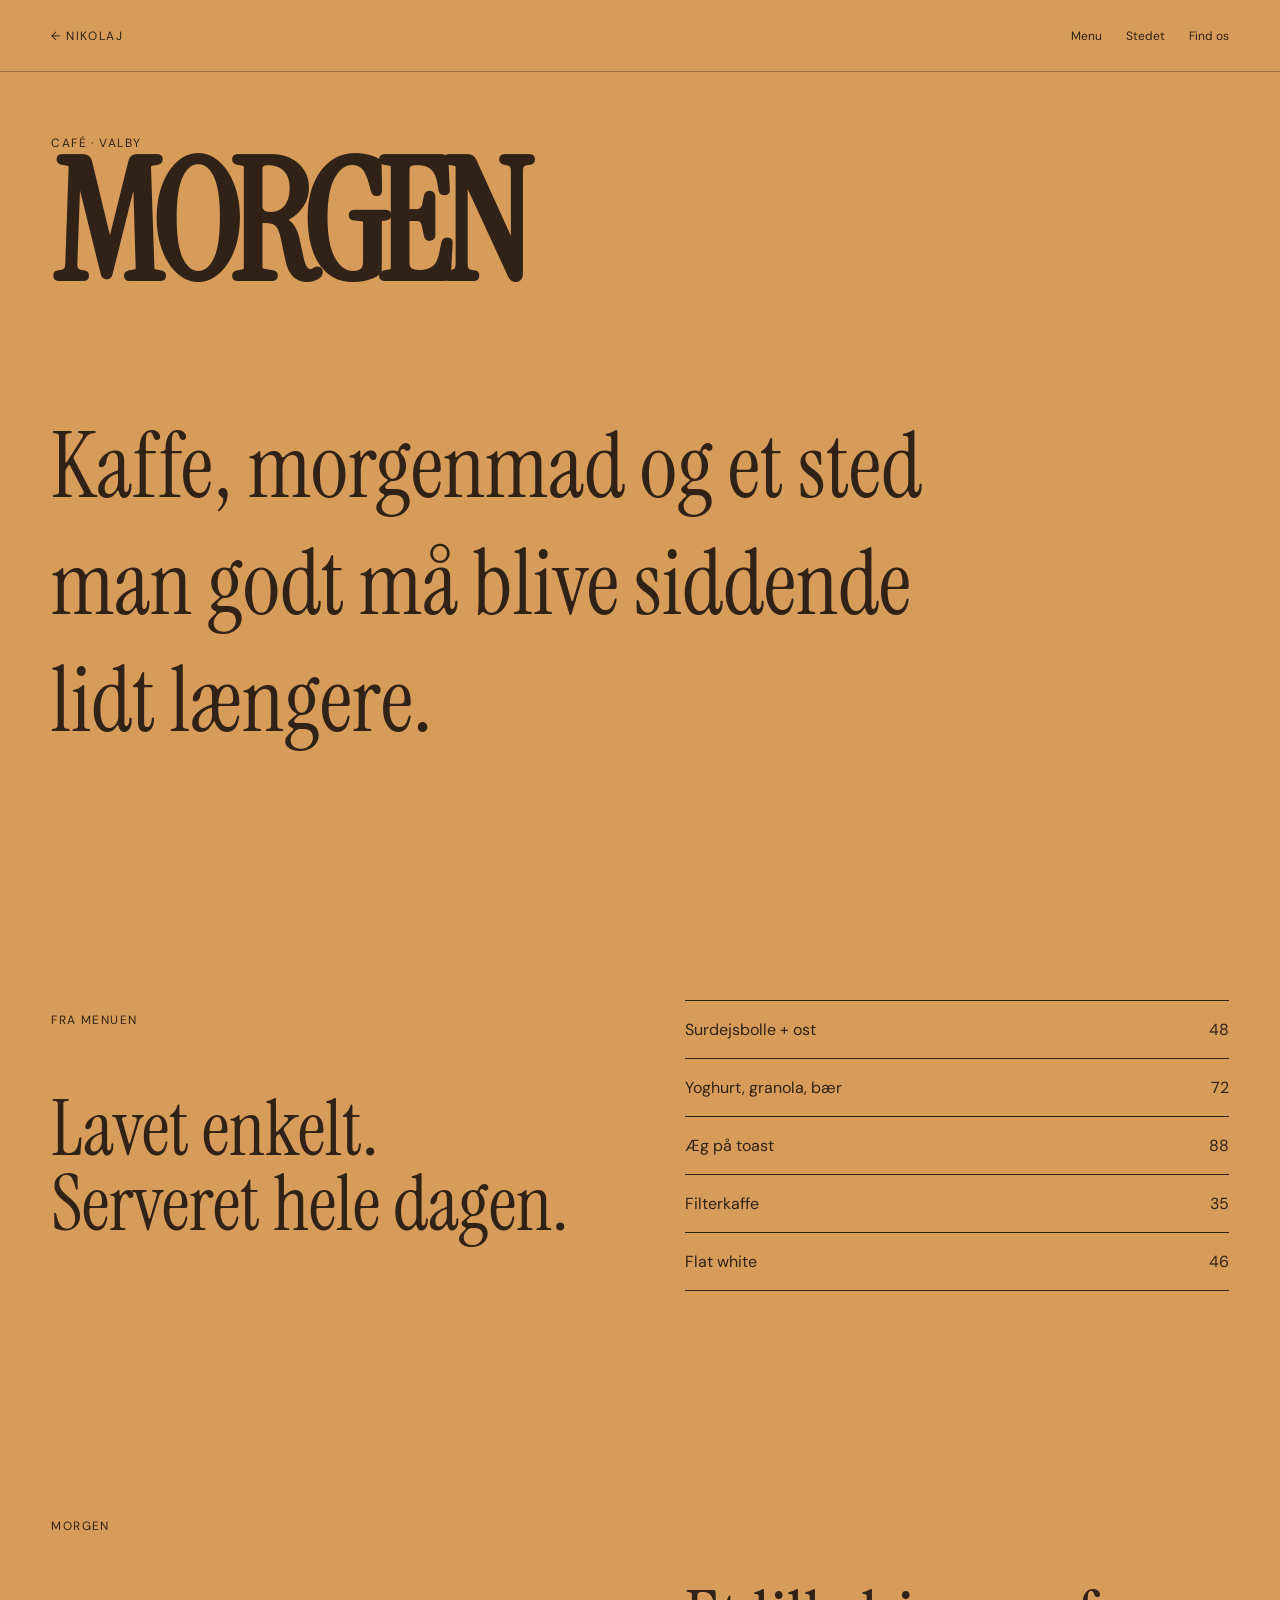
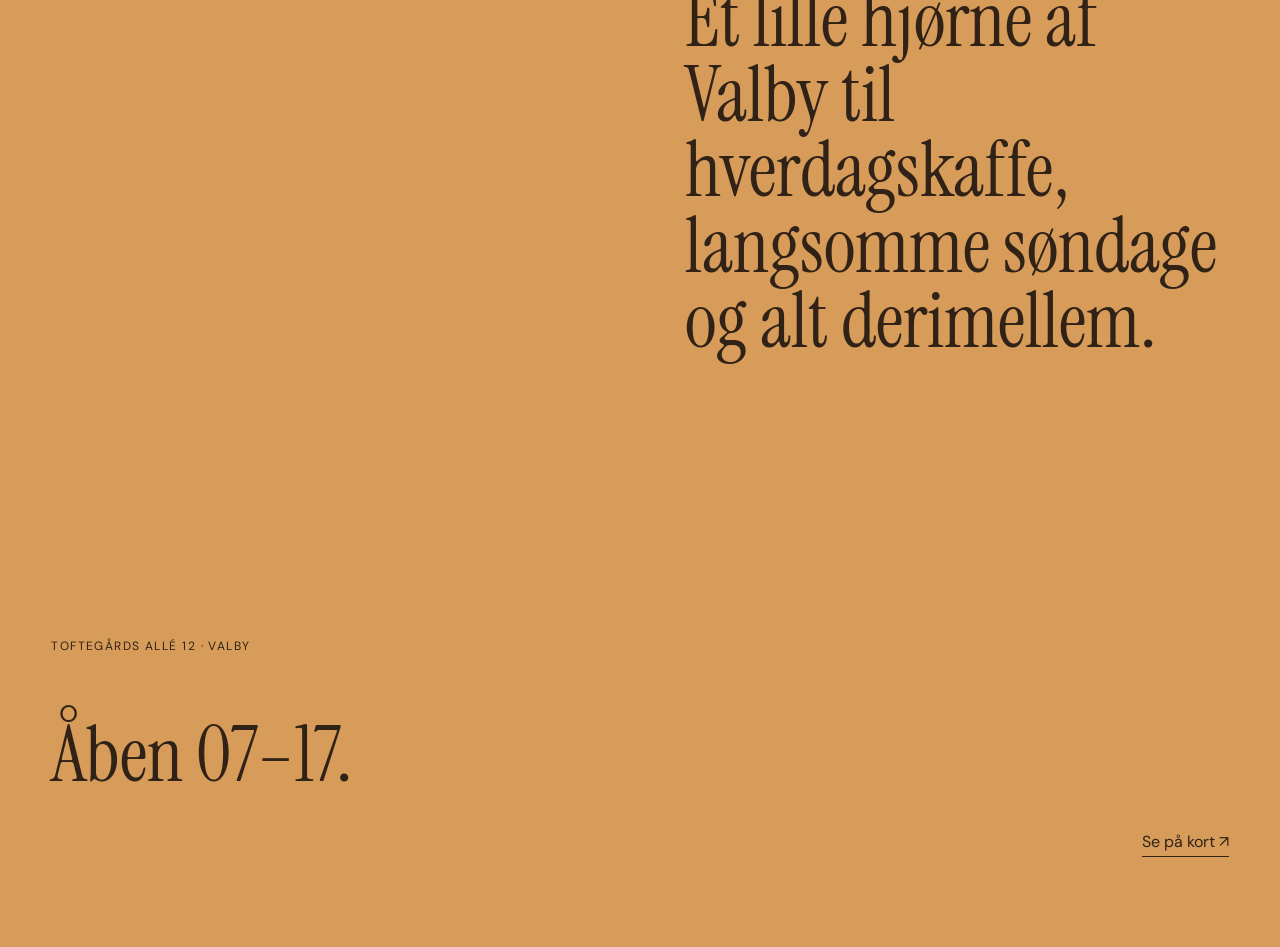
<file: cafe.html>
<!doctype html><html lang='da'><head><meta charset='utf-8'><meta name='viewport' content='width=device-width,initial-scale=1'><title>Morgen — Koncept</title><link rel='preconnect' href='https://fonts.googleapis.com'><link rel='preconnect' href='https://fonts.gstatic.com' crossorigin><link href='https://fonts.googleapis.com/css2?family=DM+Sans:wght@400;500;600&family=Instrument+Serif:ital@0;1&display=swap' rel='stylesheet'><link rel='stylesheet' href='styles.css'></head><body class='case cafe-page'><header class='topbar' style='background:#d79c59;border-color:#9e6f3e'><a class='brand' href='index.html'>← NIKOLAJ</a><nav class='case-nav'><a href='#menu'>Menu</a><a href='#sted'>Stedet</a><a href='#find'>Find os</a></nav></header><main><section class='case-hero'><div><p class='eyebrow'>Café · Valby</p><h1 class='case-title'>MORGEN</h1></div><p class='cafe-tag'>Kaffe, morgenmad og et sted man godt må blive siddende lidt længere.</p></section><section id='menu' class='section-pad split'><div><p class='eyebrow'>Fra menuen</p><h2 class='big-serif'>Lavet enkelt. Serveret hele dagen.</h2></div><div class='price-list'><div class='price-row'><span>Surdejsbolle + ost</span><span>48</span></div><div class='price-row'><span>Yoghurt, granola, bær</span><span>72</span></div><div class='price-row'><span>Æg på toast</span><span>88</span></div><div class='price-row'><span>Filterkaffe</span><span>35</span></div><div class='price-row'><span>Flat white</span><span>46</span></div></div></section><section id='sted' class='section-pad split'><p class='eyebrow'>MORGEN</p><p class='big-serif'>Et lille hjørne af Valby til hverdagskaffe, langsomme søndage og alt derimellem.</p></section><section id='find' class='case-cta'><div><p class='eyebrow'>Toftegårds Allé 12 · Valby</p><h2 class='big-serif'>Åben 07–17.</h2></div><a href='#'>Se på kort ↗</a></section></main></body></html>
</file>
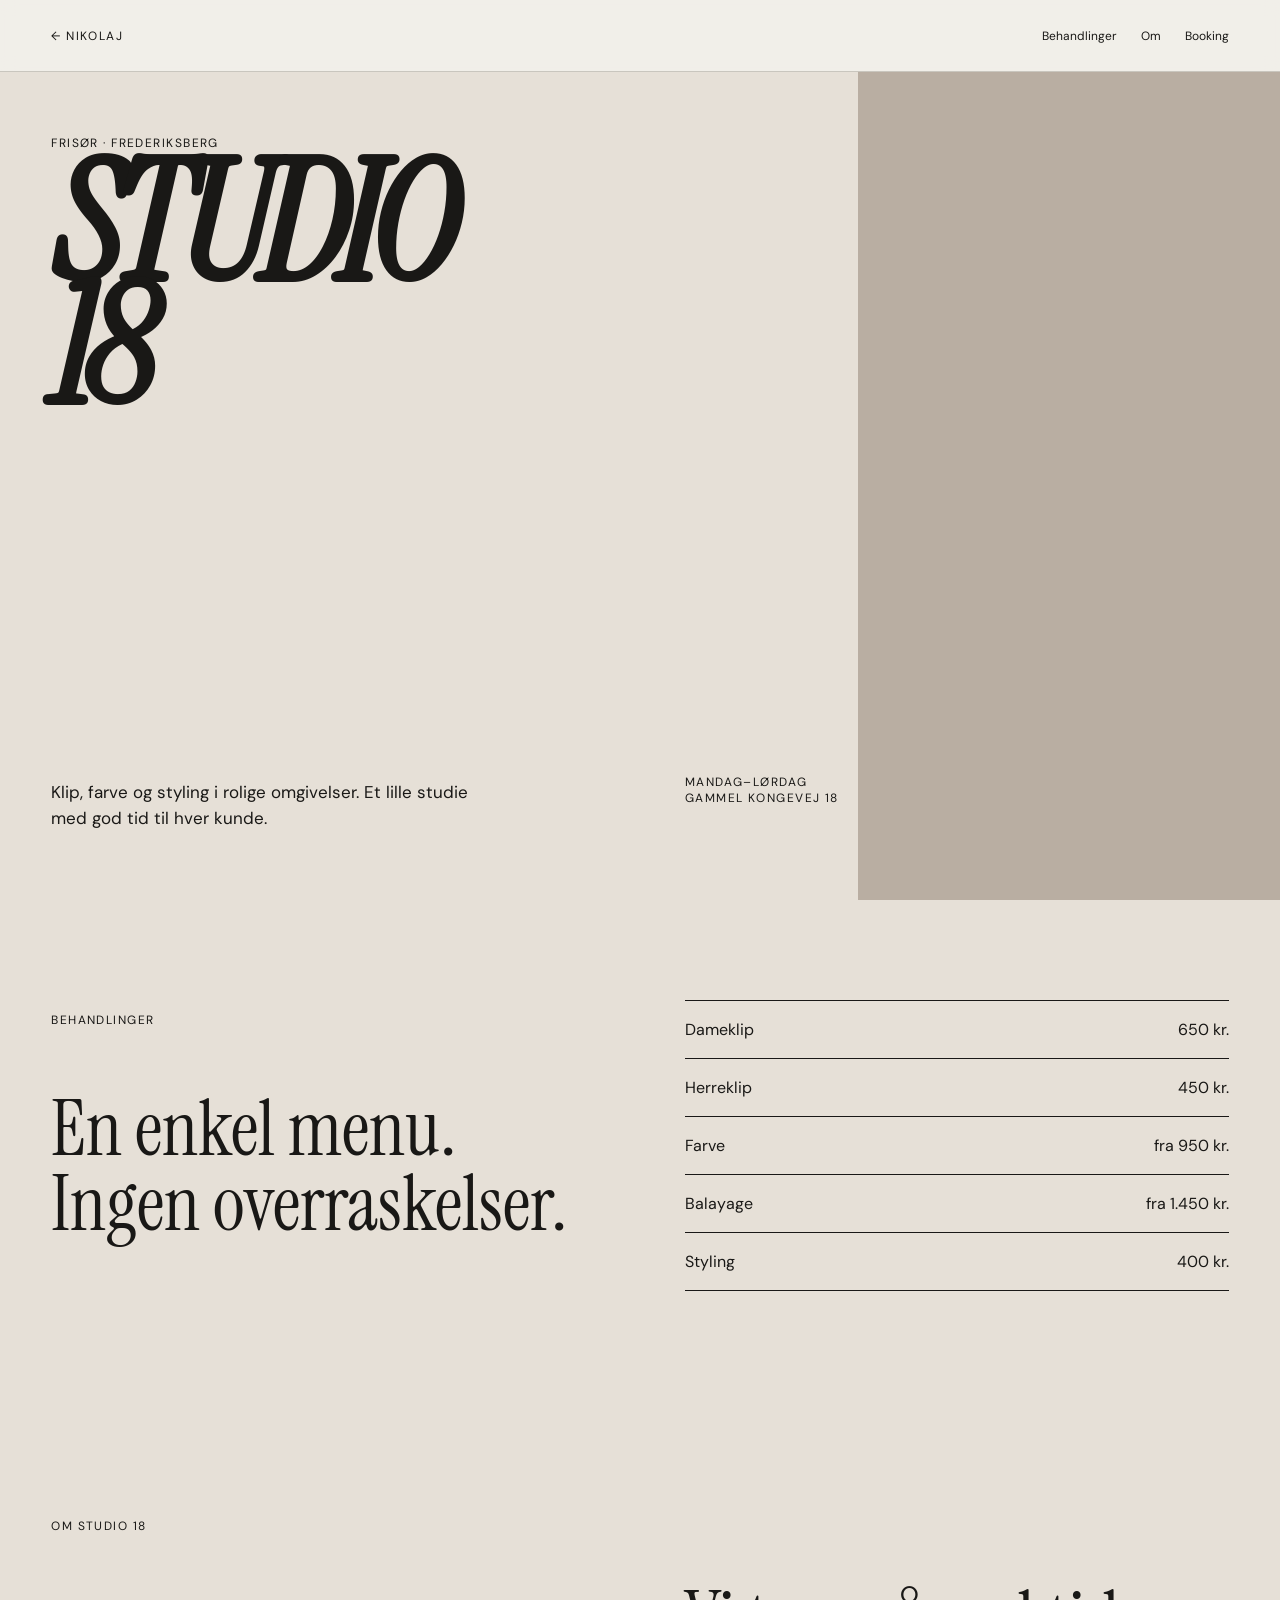
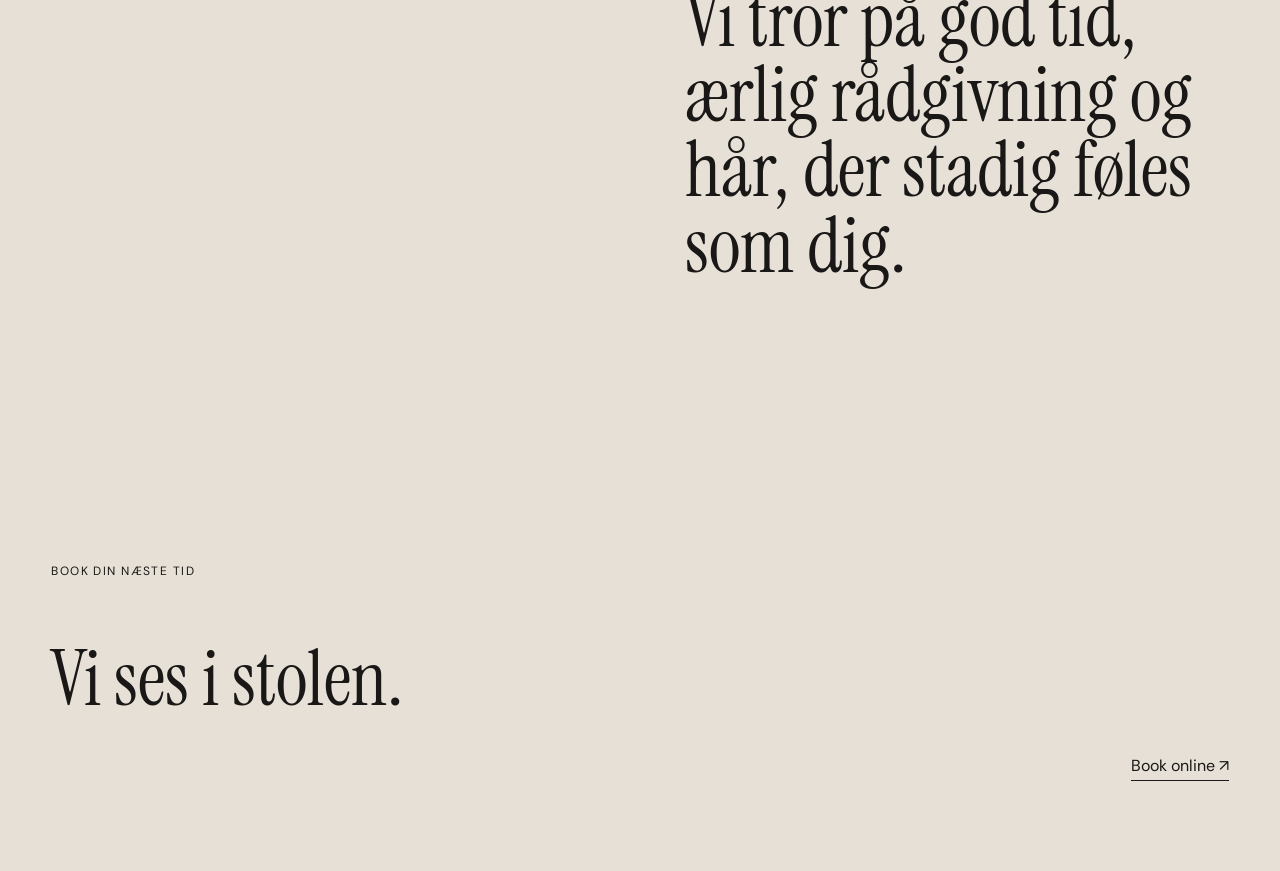
<file: hair.html>
<!doctype html><html lang='da'><head><meta charset='utf-8'><meta name='viewport' content='width=device-width,initial-scale=1'><title>Studio 18 — Koncept</title><link rel='preconnect' href='https://fonts.googleapis.com'><link rel='preconnect' href='https://fonts.gstatic.com' crossorigin><link href='https://fonts.googleapis.com/css2?family=DM+Sans:wght@400;500;600&family=Instrument+Serif:ital@0;1&display=swap' rel='stylesheet'><link rel='stylesheet' href='styles.css'></head><body class='case hair-page'><header class='topbar'><a class='brand' href='index.html'>← NIKOLAJ</a><nav class='case-nav'><a href='#behandlinger'>Behandlinger</a><a href='#om'>Om</a><a href='#booking'>Booking</a></nav></header><main><section class='case-hero'><div><p class='eyebrow'>Frisør · Frederiksberg</p><h1 class='case-title'>STUDIO<br>18</h1></div><div class='split'><p class='case-sub'>Klip, farve og styling i rolige omgivelser. Et lille studie med god tid til hver kunde.</p><p class='eyebrow'>Mandag–Lørdag<br>Gammel Kongevej 18</p></div></section><section id='behandlinger' class='section-pad split'><div><p class='eyebrow'>Behandlinger</p><h2 class='big-serif'>En enkel menu. Ingen overraskelser.</h2></div><div class='price-list'><div class='price-row'><span>Dameklip</span><span>650 kr.</span></div><div class='price-row'><span>Herreklip</span><span>450 kr.</span></div><div class='price-row'><span>Farve</span><span>fra 950 kr.</span></div><div class='price-row'><span>Balayage</span><span>fra 1.450 kr.</span></div><div class='price-row'><span>Styling</span><span>400 kr.</span></div></div></section><section id='om' class='section-pad split'><p class='eyebrow'>Om Studio 18</p><p class='big-serif'>Vi tror på god tid, ærlig rådgivning og hår, der stadig føles som dig.</p></section><section id='booking' class='case-cta'><div><p class='eyebrow'>Book din næste tid</p><h2 class='big-serif'>Vi ses i stolen.</h2></div><a href='#'>Book online ↗</a></section></main></body></html>
</file>
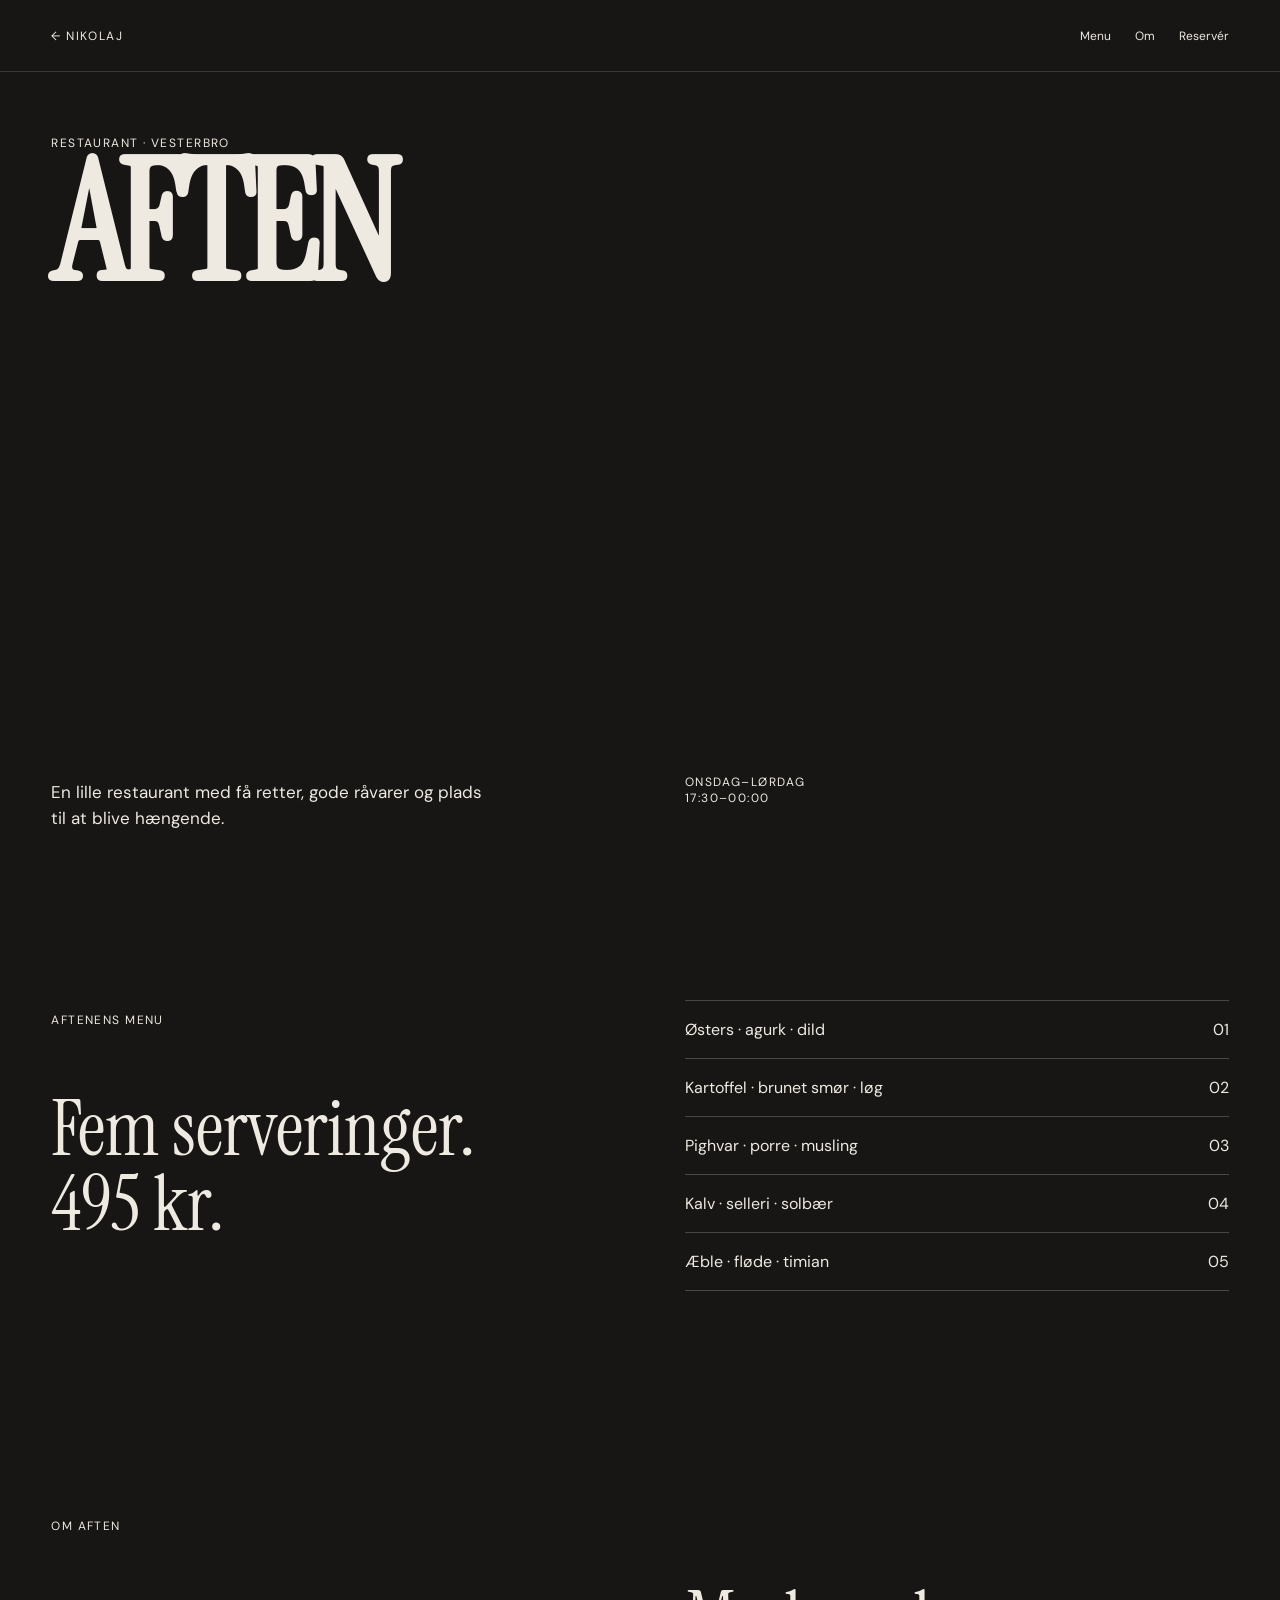
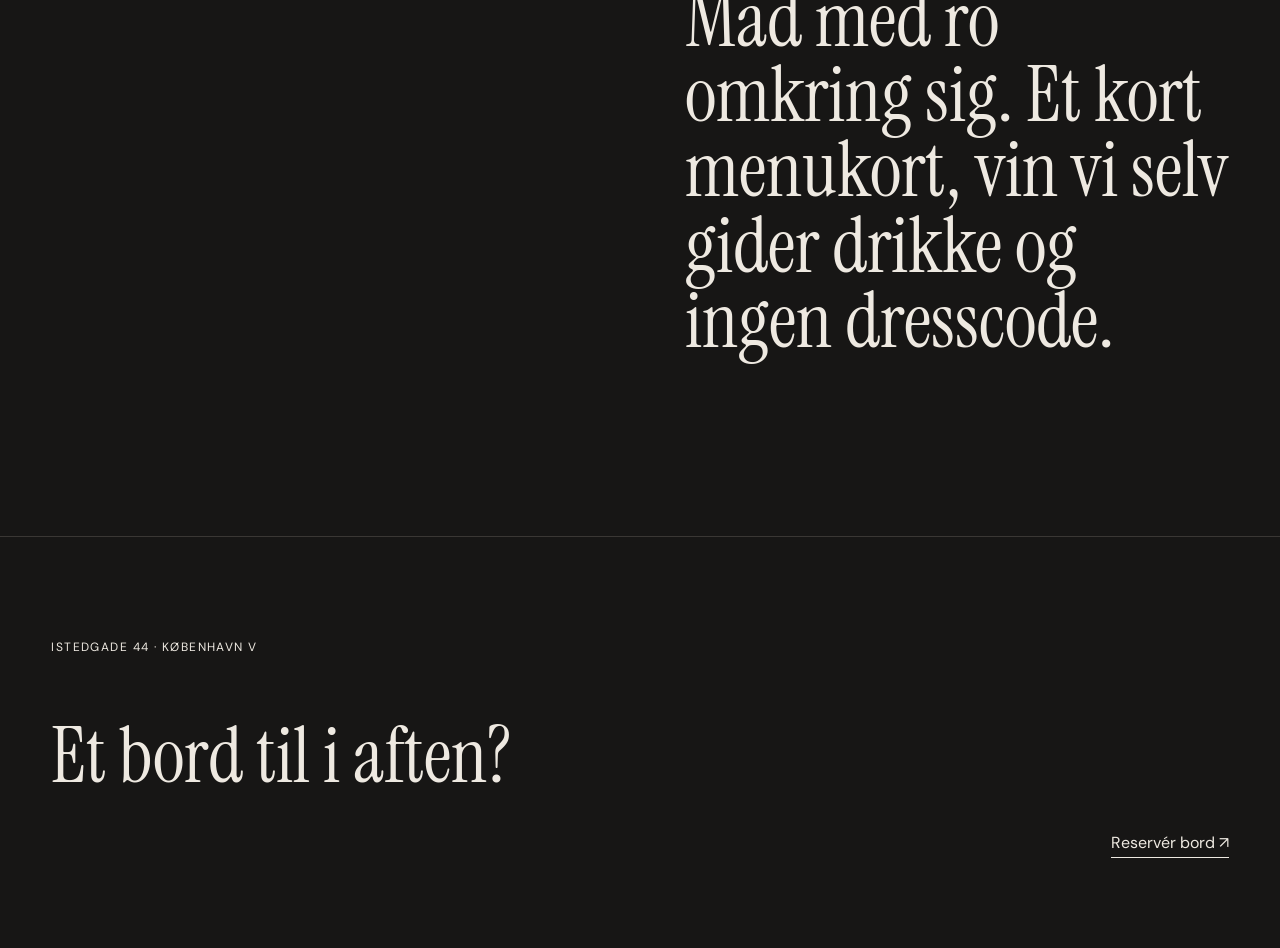
<file: restaurant.html>
<!doctype html><html lang='da'><head><meta charset='utf-8'><meta name='viewport' content='width=device-width,initial-scale=1'><title>Aften — Koncept</title><link rel='preconnect' href='https://fonts.googleapis.com'><link rel='preconnect' href='https://fonts.gstatic.com' crossorigin><link href='https://fonts.googleapis.com/css2?family=DM+Sans:wght@400;500;600&family=Instrument+Serif:ital@0;1&display=swap' rel='stylesheet'><link rel='stylesheet' href='styles.css'></head><body class='case restaurant-page'><header class='topbar'><a class='brand' href='index.html'>← NIKOLAJ</a><nav class='case-nav'><a href='#menu'>Menu</a><a href='#om'>Om</a><a href='#book'>Reservér</a></nav></header><main><section class='case-hero'><div><p class='eyebrow'>Restaurant · Vesterbro</p><h1 class='case-title'>AFTEN</h1></div><div class='split'><p class='case-sub'>En lille restaurant med få retter, gode råvarer og plads til at blive hængende.</p><p class='eyebrow'>Onsdag–Lørdag<br>17:30–00:00</p></div></section><section id='menu' class='section-pad split'><div><p class='eyebrow'>Aftenens menu</p><h2 class='big-serif'>Fem serveringer.<br>495 kr.</h2></div><div class='price-list'><div class='price-row'><span>Østers · agurk · dild</span><span>01</span></div><div class='price-row'><span>Kartoffel · brunet smør · løg</span><span>02</span></div><div class='price-row'><span>Pighvar · porre · musling</span><span>03</span></div><div class='price-row'><span>Kalv · selleri · solbær</span><span>04</span></div><div class='price-row'><span>Æble · fløde · timian</span><span>05</span></div></div></section><section id='om' class='section-pad split'><p class='eyebrow'>Om Aften</p><p class='big-serif'>Mad med ro omkring sig. Et kort menukort, vin vi selv gider drikke og ingen dresscode.</p></section><section id='book' class='case-cta'><div><p class='eyebrow'>Istedgade 44 · København V</p><h2 class='big-serif'>Et bord til i aften?</h2></div><a href='#'>Reservér bord ↗</a></section></main></body></html>
</file>
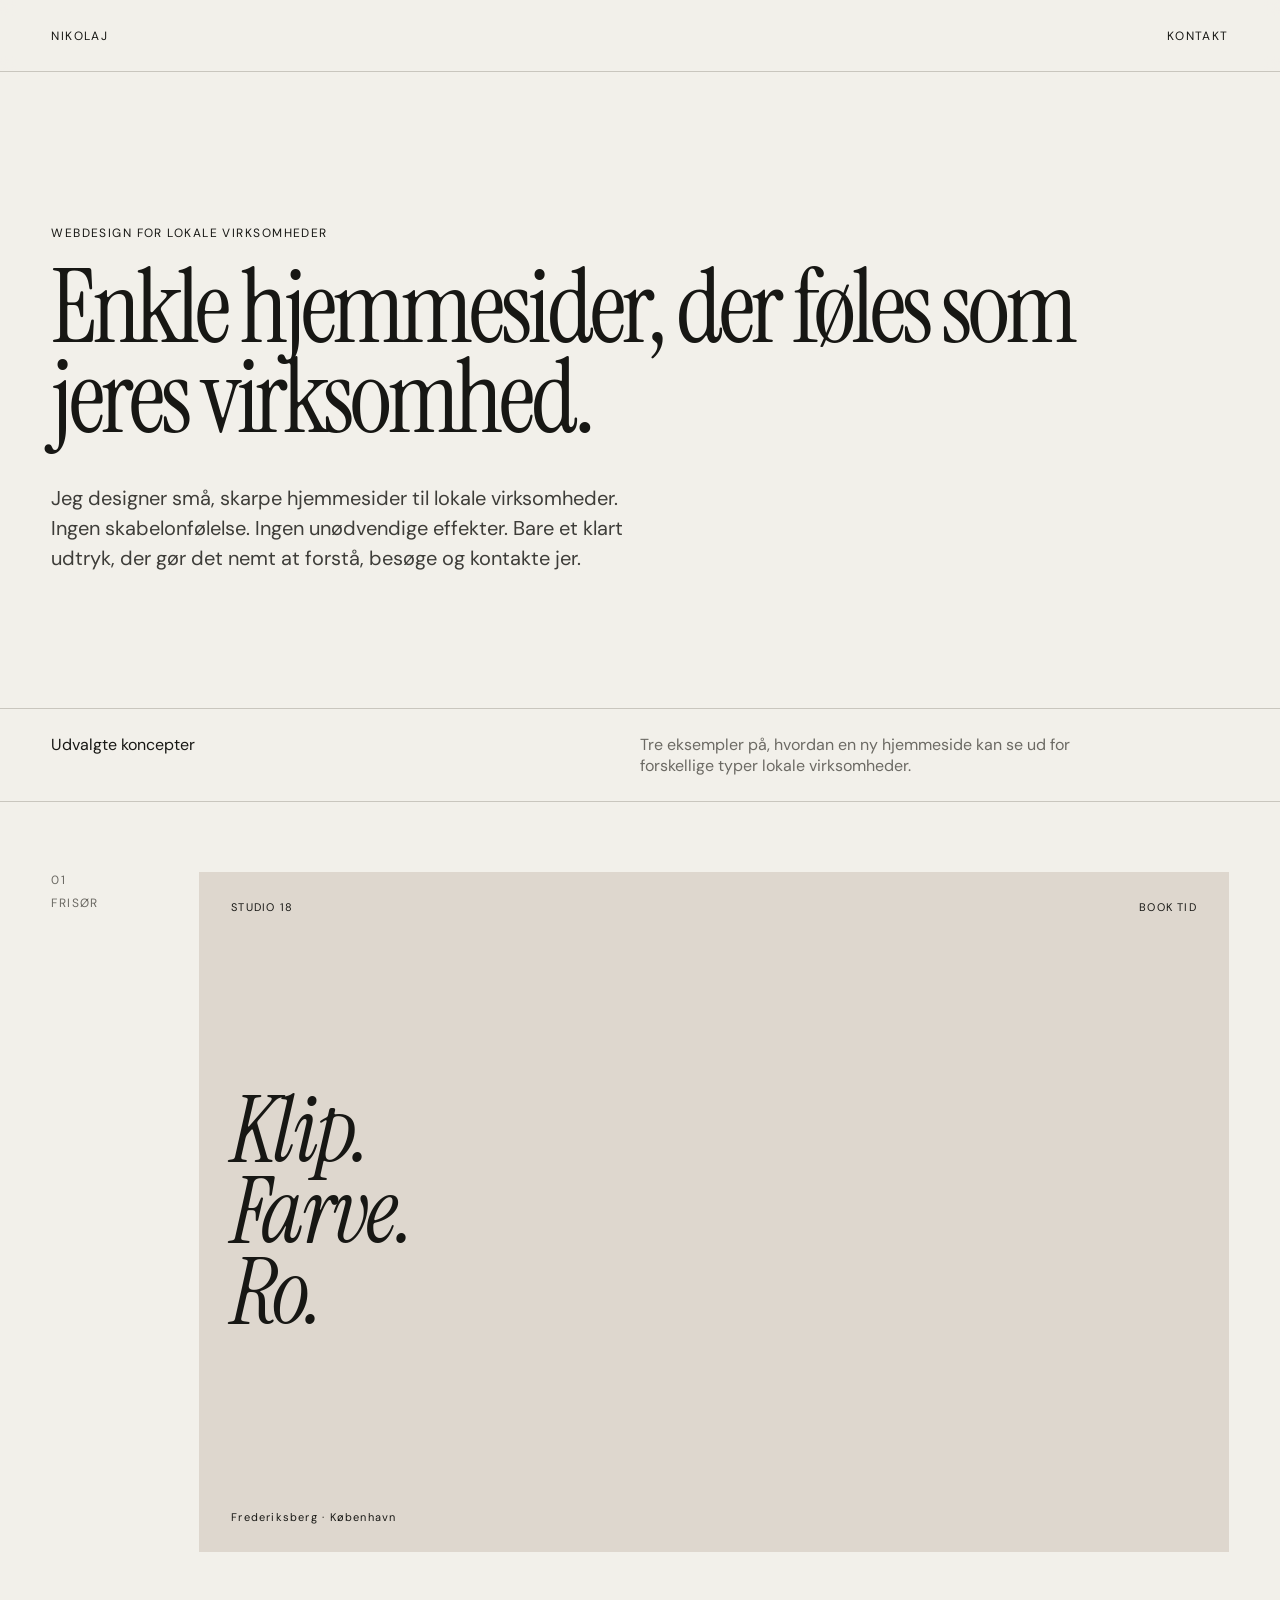
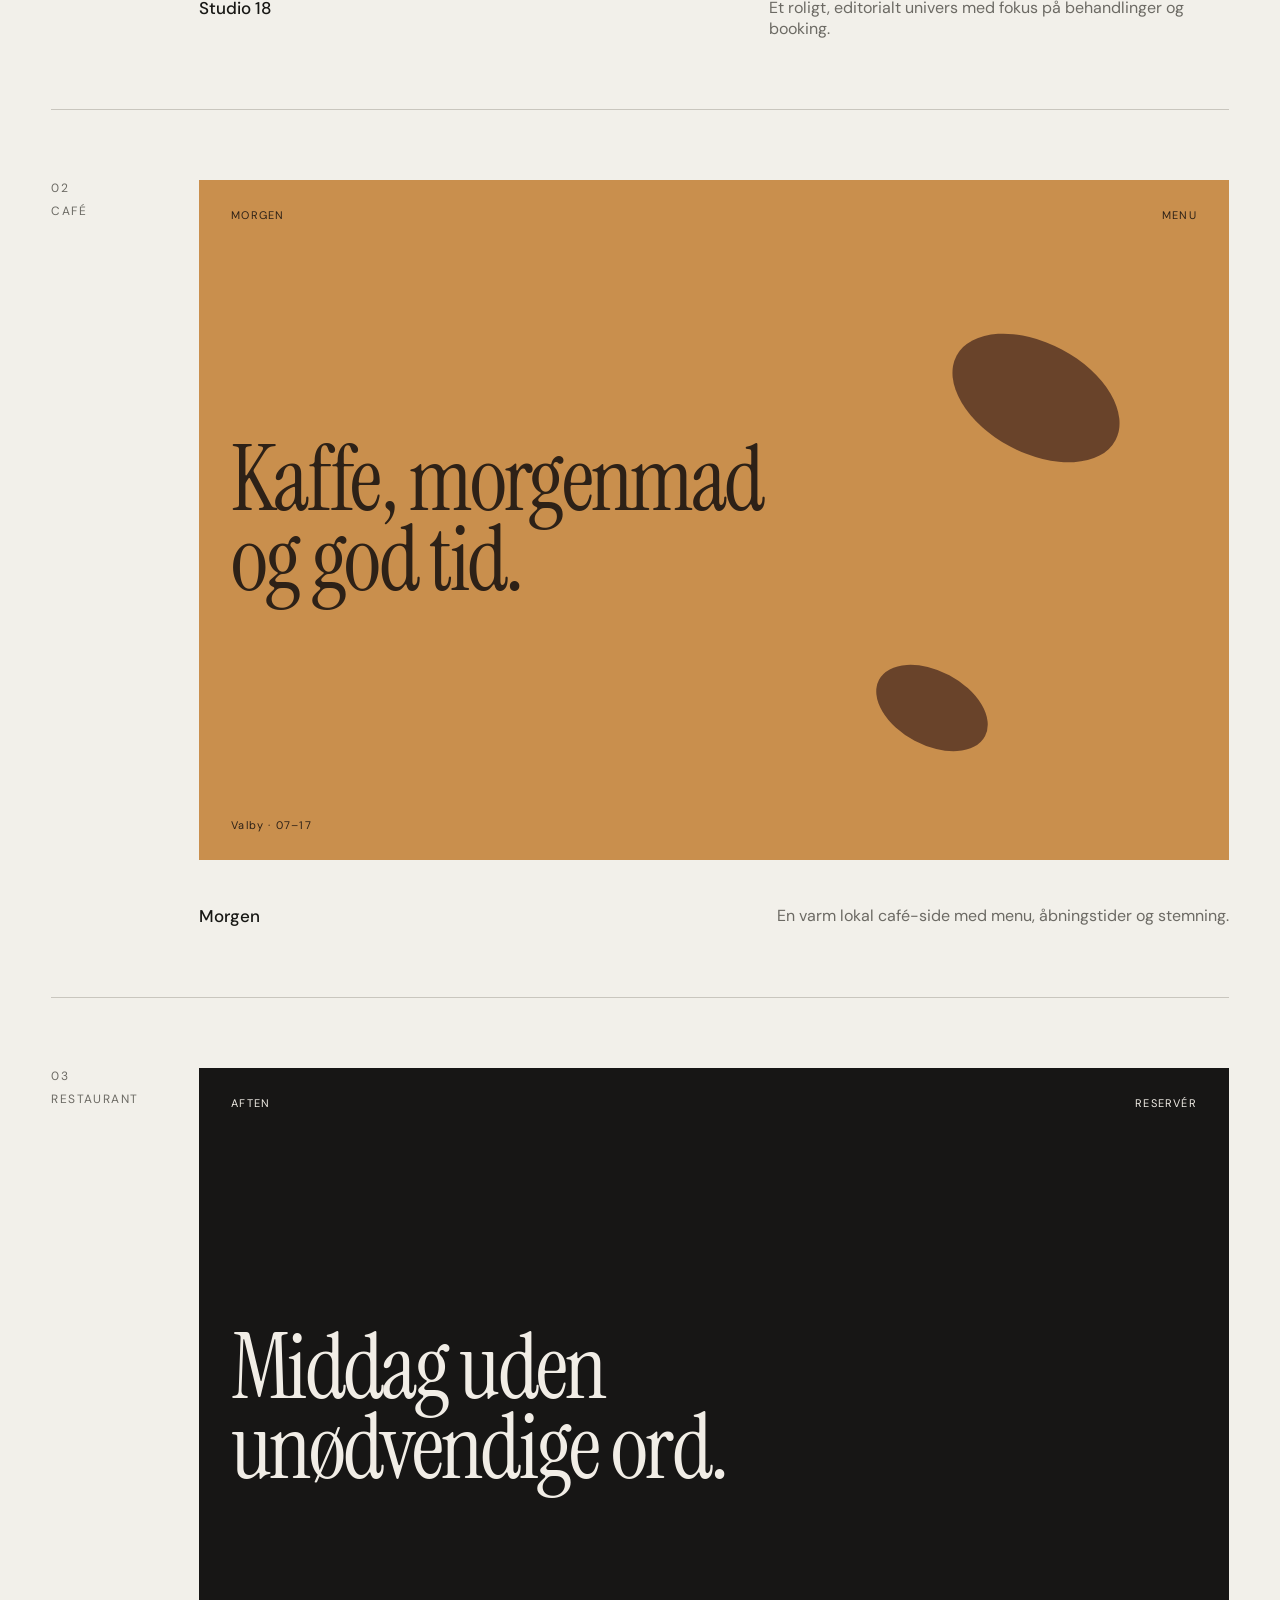
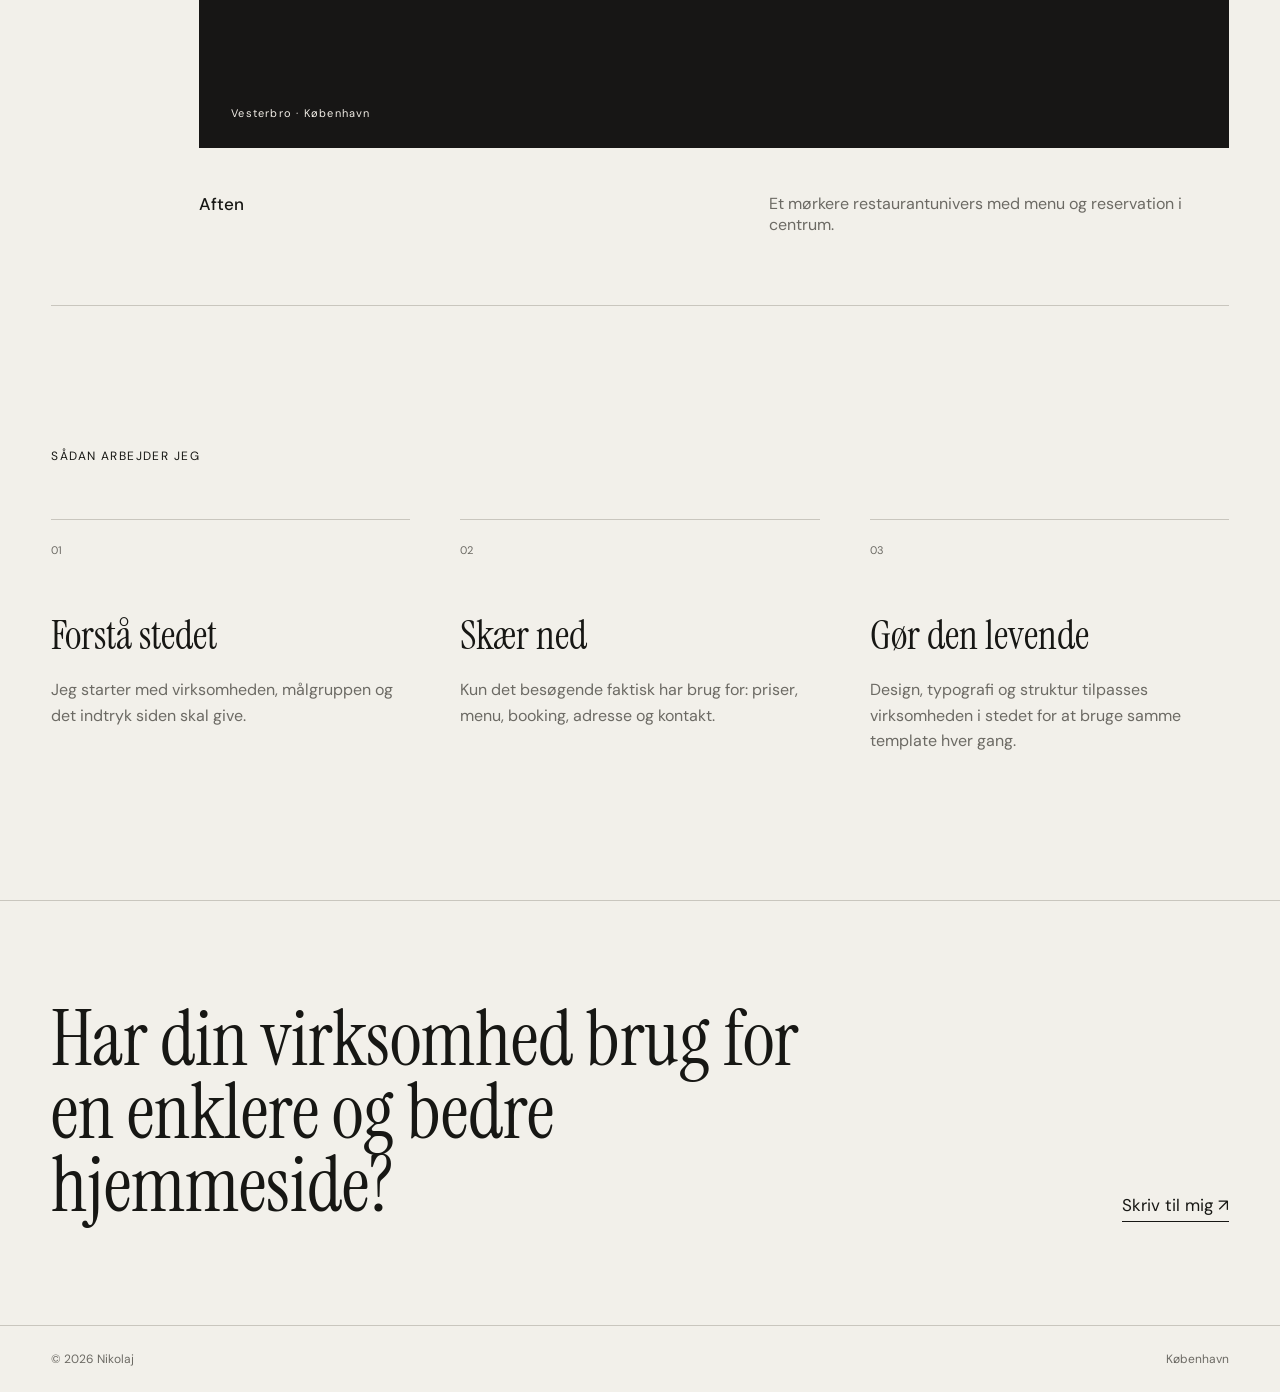
<file: standalone.html>
<!doctype html><html lang='da'><head><meta charset='utf-8'><meta name='viewport' content='width=device-width,initial-scale=1'><title>Nikolaj — Websites for local businesses</title><link rel='preconnect' href='https://fonts.googleapis.com'><link rel='preconnect' href='https://fonts.gstatic.com' crossorigin><link href='https://fonts.googleapis.com/css2?family=DM+Sans:wght@400;500;600&family=Instrument+Serif:ital@0;1&display=swap' rel='stylesheet'><link rel='stylesheet' href='styles.css'></head><body class='portfolio'><header class='topbar'><a class='brand' href='index.html'>NIKOLAJ</a><a class='contact-link' href='mailto:hello@example.com'>Kontakt</a></header><main><section class='hero'><p class='eyebrow'>Webdesign for lokale virksomheder</p><h1>Enkle hjemmesider, der føles som jeres virksomhed.</h1><p class='hero-copy'>Jeg designer små, skarpe hjemmesider til lokale virksomheder. Ingen skabelonfølelse. Ingen unødvendige effekter. Bare et klart udtryk, der gør det nemt at forstå, besøge og kontakte jer.</p></section><section class='work-intro'><div><span>Udvalgte koncepter</span></div><p>Tre eksempler på, hvordan en ny hjemmeside kan se ud for forskellige typer lokale virksomheder.</p></section><section class='projects'><a class='project project-hair' href='hair.html'><div class='project-meta'><span>01</span><span>Frisør</span></div><div class='mock hair-mock'><div class='mock-nav'>STUDIO 18 <span>BOOK TID</span></div><div class='mock-copy'>Klip.<br>Farve.<br>Ro.</div><div class='mock-footer'>Frederiksberg · København</div></div><div class='project-caption'><h2>Studio 18</h2><p>Et roligt, editorialt univers med fokus på behandlinger og booking.</p></div></a><a class='project project-cafe' href='cafe.html'><div class='project-meta'><span>02</span><span>Café</span></div><div class='mock cafe-mock'><div class='mock-nav'>MORGEN <span>MENU</span></div><div class='mock-copy'>Kaffe, morgenmad<br>og god tid.</div><div class='bean bean1'></div><div class='bean bean2'></div><div class='mock-footer'>Valby · 07–17</div></div><div class='project-caption'><h2>Morgen</h2><p>En varm lokal café-side med menu, åbningstider og stemning.</p></div></a><a class='project project-rest' href='restaurant.html'><div class='project-meta'><span>03</span><span>Restaurant</span></div><div class='mock rest-mock'><div class='mock-nav'>AFTEN <span>RESERVÉR</span></div><div class='mock-copy'>Middag uden<br>unødvendige ord.</div><div class='mock-footer'>Vesterbro · København</div></div><div class='project-caption'><h2>Aften</h2><p>Et mørkere restaurantunivers med menu og reservation i centrum.</p></div></a></section><section class='process'><p class='eyebrow'>Sådan arbejder jeg</p><div class='process-grid'><div><span>01</span><h3>Forstå stedet</h3><p>Jeg starter med virksomheden, målgruppen og det indtryk siden skal give.</p></div><div><span>02</span><h3>Skær ned</h3><p>Kun det besøgende faktisk har brug for: priser, menu, booking, adresse og kontakt.</p></div><div><span>03</span><h3>Gør den levende</h3><p>Design, typografi og struktur tilpasses virksomheden i stedet for at bruge samme template hver gang.</p></div></div></section><section class='cta'><p>Har din virksomhed brug for en enklere og bedre hjemmeside?</p><a href='mailto:hello@example.com'>Skriv til mig ↗</a></section></main><footer><span>© 2026 Nikolaj</span><span>København</span></footer></body></html>
</file>
<file: styles.css>
:root{--paper:#f2f0ea;--ink:#171714;--line:#c9c6be;--muted:#6c6a64}*{box-sizing:border-box}html{scroll-behavior:smooth}body{margin:0;font-family:'DM Sans',sans-serif;color:var(--ink);background:var(--paper)}a{color:inherit;text-decoration:none}.topbar{height:72px;padding:0 4vw;display:flex;align-items:center;justify-content:space-between;border-bottom:1px solid var(--line);position:sticky;top:0;background:rgba(242,240,234,.94);backdrop-filter:blur(8px);z-index:10}.brand,.contact-link,.eyebrow,.project-meta{font-size:12px;letter-spacing:.12em;text-transform:uppercase}.hero{padding:11vw 4vw 9vw;max-width:1180px}.hero h1{font-family:'Instrument Serif',serif;font-weight:400;font-size:clamp(58px,8vw,126px);line-height:.88;letter-spacing:-.04em;max-width:1050px;margin:22px 0 40px}.hero-copy{max-width:620px;font-size:20px;line-height:1.5;color:#3e3d39}.work-intro{border-top:1px solid var(--line);border-bottom:1px solid var(--line);display:grid;grid-template-columns:1fr 1fr;padding:25px 4vw}.work-intro p{margin:0;max-width:500px;color:var(--muted)}.projects{padding:0 4vw}.project{display:grid;grid-template-columns:120px 1fr;gap:28px;padding:70px 0;border-bottom:1px solid var(--line)}.project-meta{display:flex;flex-direction:column;gap:7px;color:var(--muted)}.mock{height:min(62vw,680px);min-height:440px;padding:28px 32px;display:flex;flex-direction:column;position:relative;overflow:hidden;transition:transform .35s ease}.project:hover .mock{transform:scale(.995)}.mock-nav,.mock-footer{font-size:11px;letter-spacing:.11em;display:flex;justify-content:space-between}.mock-copy{font-family:'Instrument Serif',serif;font-size:clamp(52px,7vw,112px);line-height:.9;margin:auto 0;letter-spacing:-.03em}.hair-mock{background:#ded7ce}.hair-mock .mock-copy{font-style:italic}.cafe-mock{background:#c98f4d;color:#2d2117}.bean{position:absolute;background:#5d3926;border-radius:50%;transform:rotate(28deg);opacity:.88}.bean1{width:180px;height:110px;right:10%;top:24%}.bean2{width:120px;height:74px;right:23%;bottom:17%}.rest-mock{background:#171615;color:#f1ede6}.project-caption{grid-column:2;display:flex;justify-content:space-between;gap:30px;padding-top:17px}.project-caption h2{font-size:17px;margin:0;font-weight:500}.project-caption p{margin:0;max-width:460px;color:var(--muted)}.process{padding:130px 4vw}.process-grid{display:grid;grid-template-columns:repeat(3,1fr);gap:50px;margin-top:55px}.process-grid div{border-top:1px solid var(--line);padding-top:18px}.process-grid span{font-size:11px;color:var(--muted)}.process-grid h3{font-family:'Instrument Serif';font-size:40px;font-weight:400;margin:50px 0 15px}.process-grid p{color:var(--muted);line-height:1.6}.cta{padding:8vw 4vw;border-top:1px solid var(--line);display:flex;justify-content:space-between;align-items:end;gap:30px}.cta p{font-family:'Instrument Serif';font-size:clamp(42px,6vw,84px);line-height:.95;max-width:820px;margin:0}.cta a{font-size:17px;border-bottom:1px solid;padding-bottom:5px;white-space:nowrap}footer{padding:25px 4vw;border-top:1px solid var(--line);display:flex;justify-content:space-between;font-size:12px;color:var(--muted)}.case{min-height:100vh}.case .topbar{position:relative}.case-nav{display:flex;gap:24px;font-size:12px}.case-hero{min-height:calc(100vh - 72px);padding:4vw;display:flex;flex-direction:column;justify-content:space-between}.case-title{font-family:'Instrument Serif';font-size:clamp(80px,13vw,200px);line-height:.74;letter-spacing:-.055em;margin:0}.case-sub{max-width:450px;font-size:17px;line-height:1.55}.section-pad{padding:100px 4vw}.split{display:grid;grid-template-columns:1fr 1fr;gap:7vw}.big-serif{font-family:'Instrument Serif';font-size:clamp(45px,6vw,80px);font-weight:400;line-height:.98}.price-list{border-top:1px solid currentColor}.price-row{display:flex;justify-content:space-between;padding:18px 0;border-bottom:1px solid currentColor}.case-cta{padding:90px 4vw;display:flex;justify-content:space-between;align-items:end}.case-cta a{border-bottom:1px solid;padding-bottom:4px}.hair-page{background:#e6e0d7;color:#191816}.hair-page .case-hero{background:linear-gradient(90deg,#e6e0d7 0 67%,#b9aea2 67%)}.hair-page .case-title{font-style:italic}.cafe-page{background:#d79c59;color:#302217}.cafe-page .case-hero{background:#d79c59}.cafe-tag{font-family:'Instrument Serif';font-size:clamp(46px,7vw,90px);max-width:900px}.restaurant-page{background:#171615;color:#eee9e1}.restaurant-page .topbar{background:#171615;border-color:#3a3734}.restaurant-page .case-hero{background:#171615}.restaurant-page .price-list,.restaurant-page .price-row{border-color:#4a4642}.restaurant-page .case-cta{border-top:1px solid #3a3734}@media(max-width:760px){.hero{padding-top:100px}.hero h1{font-size:58px}.work-intro{grid-template-columns:1fr;gap:15px}.project{grid-template-columns:1fr;padding:45px 0}.project-meta{flex-direction:row;justify-content:space-between}.project-caption{grid-column:1;display:block}.project-caption p{margin-top:8px}.mock{height:520px;min-height:0}.process-grid,.split{grid-template-columns:1fr}.cta{align-items:flex-start;flex-direction:column}.case-nav{display:none}.case-title{font-size:86px}.hair-page .case-hero{background:#e6e0d7}.case-cta{align-items:flex-start;flex-direction:column;gap:35px}}
</file>
